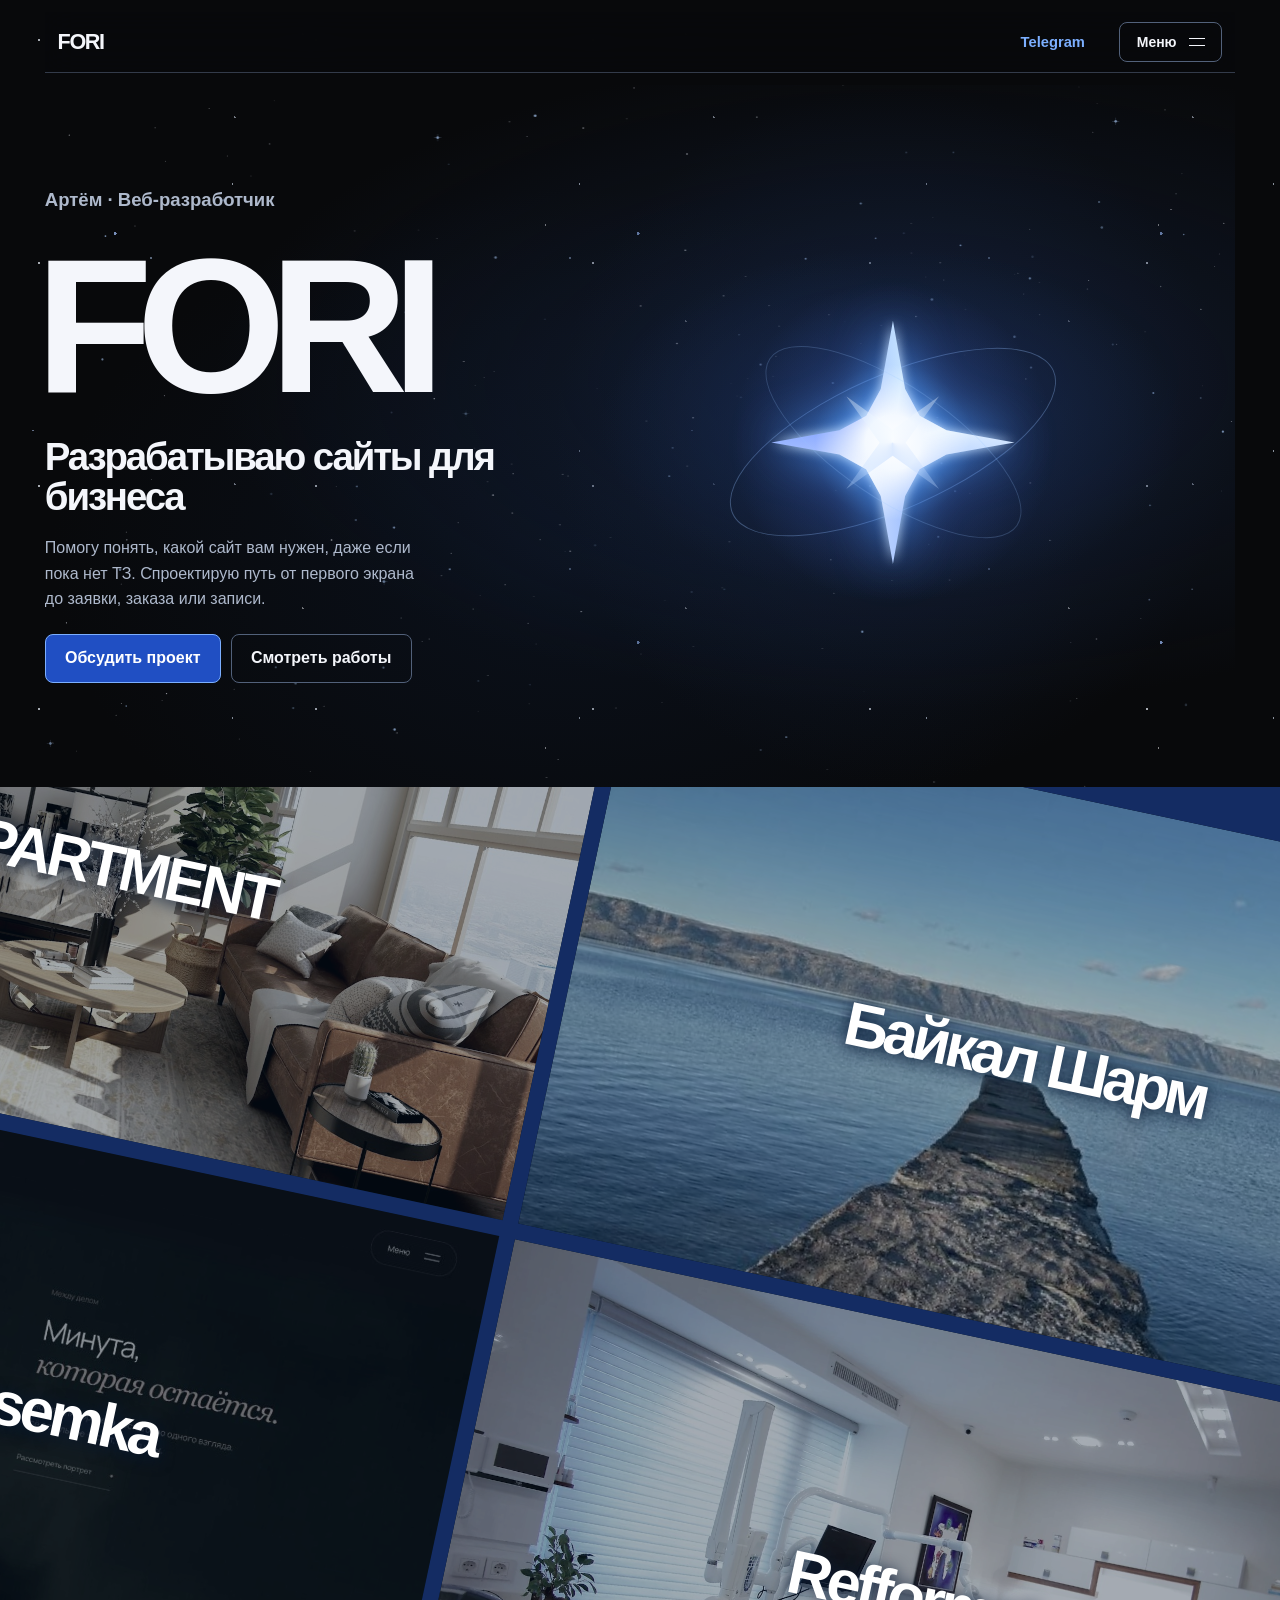
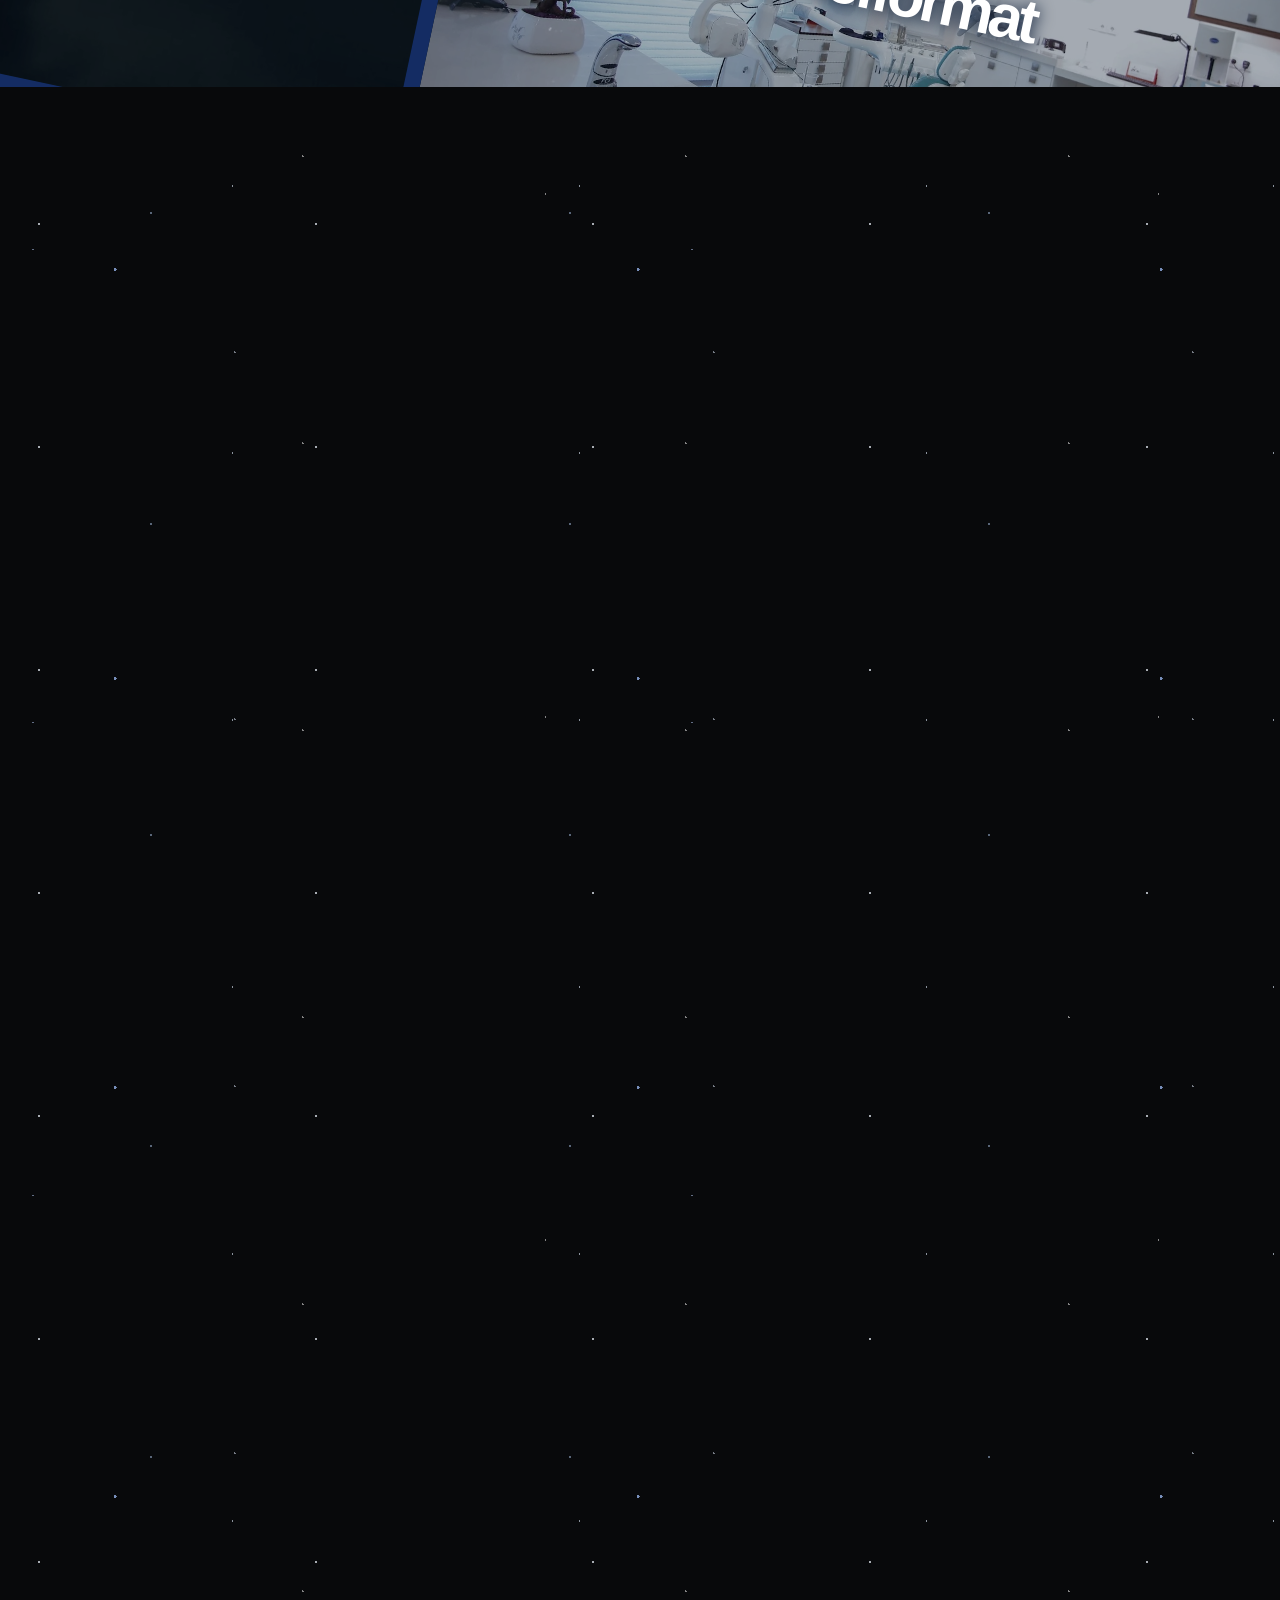
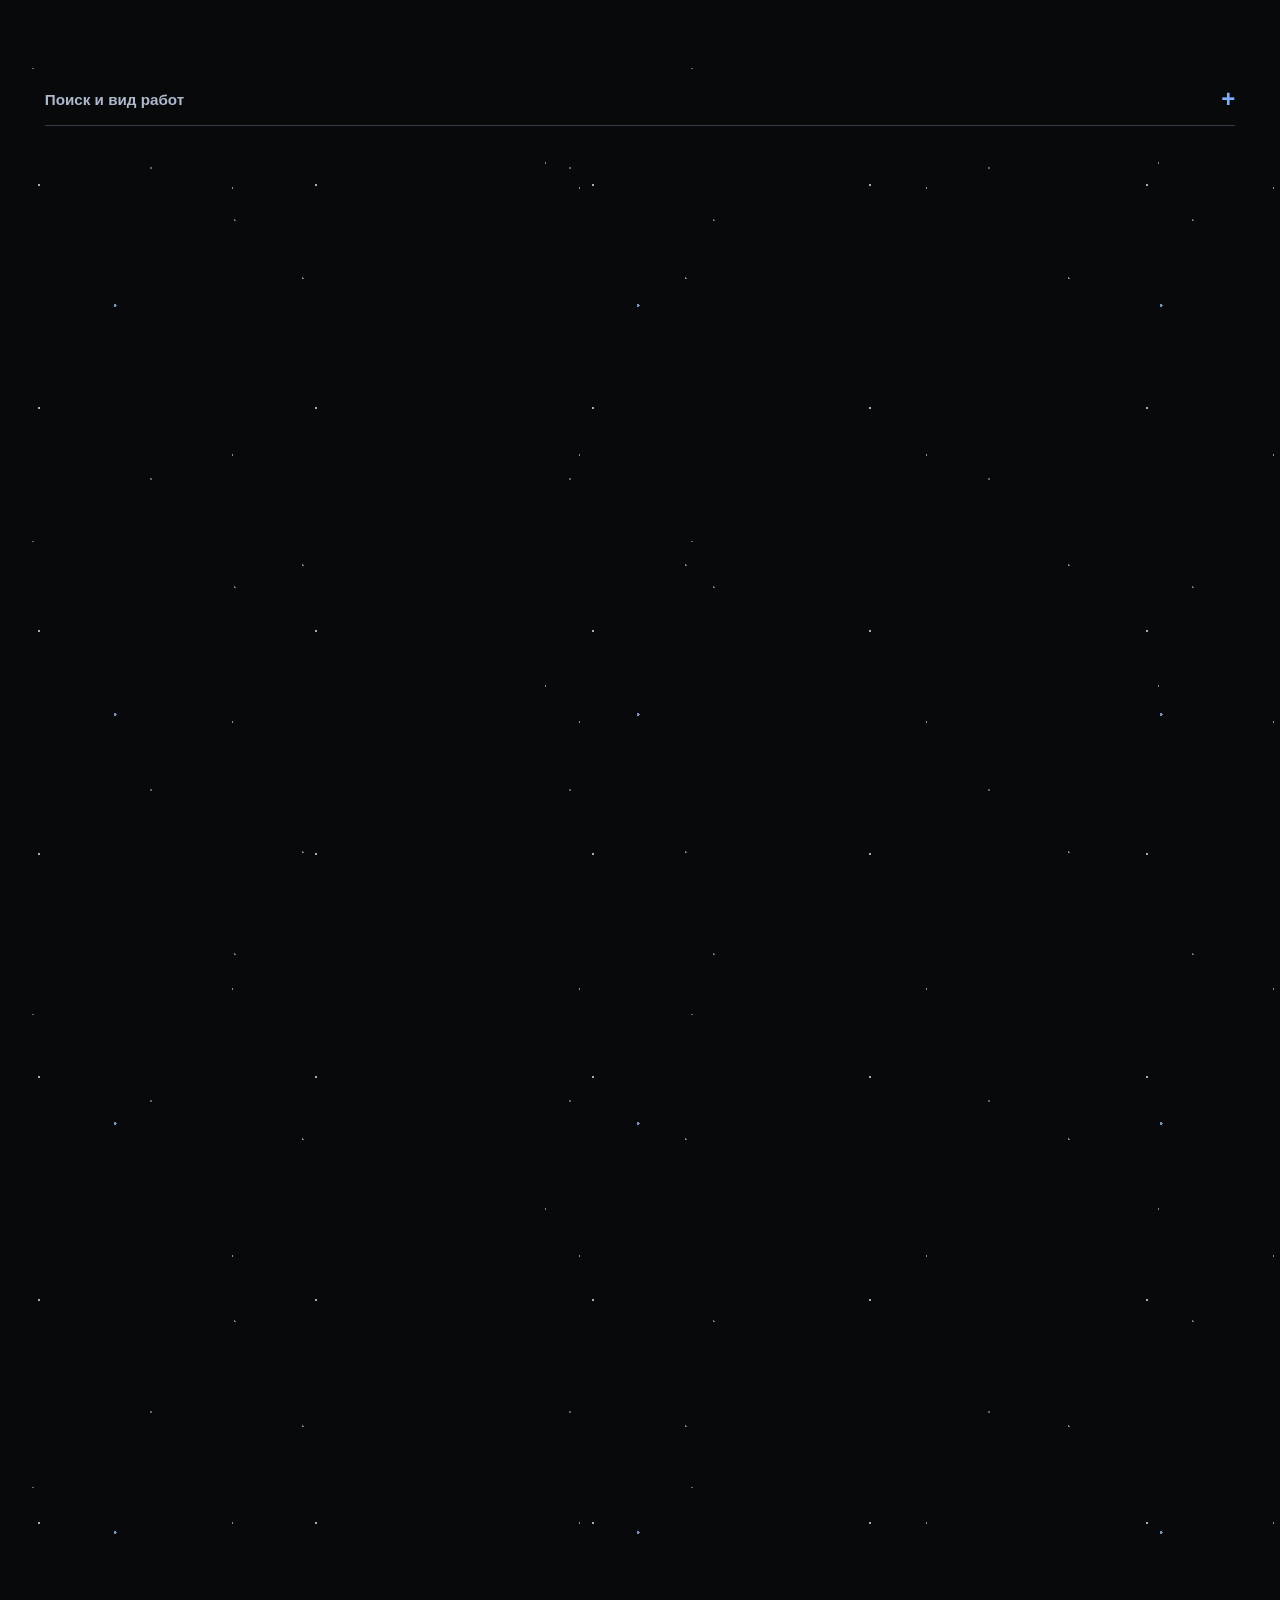
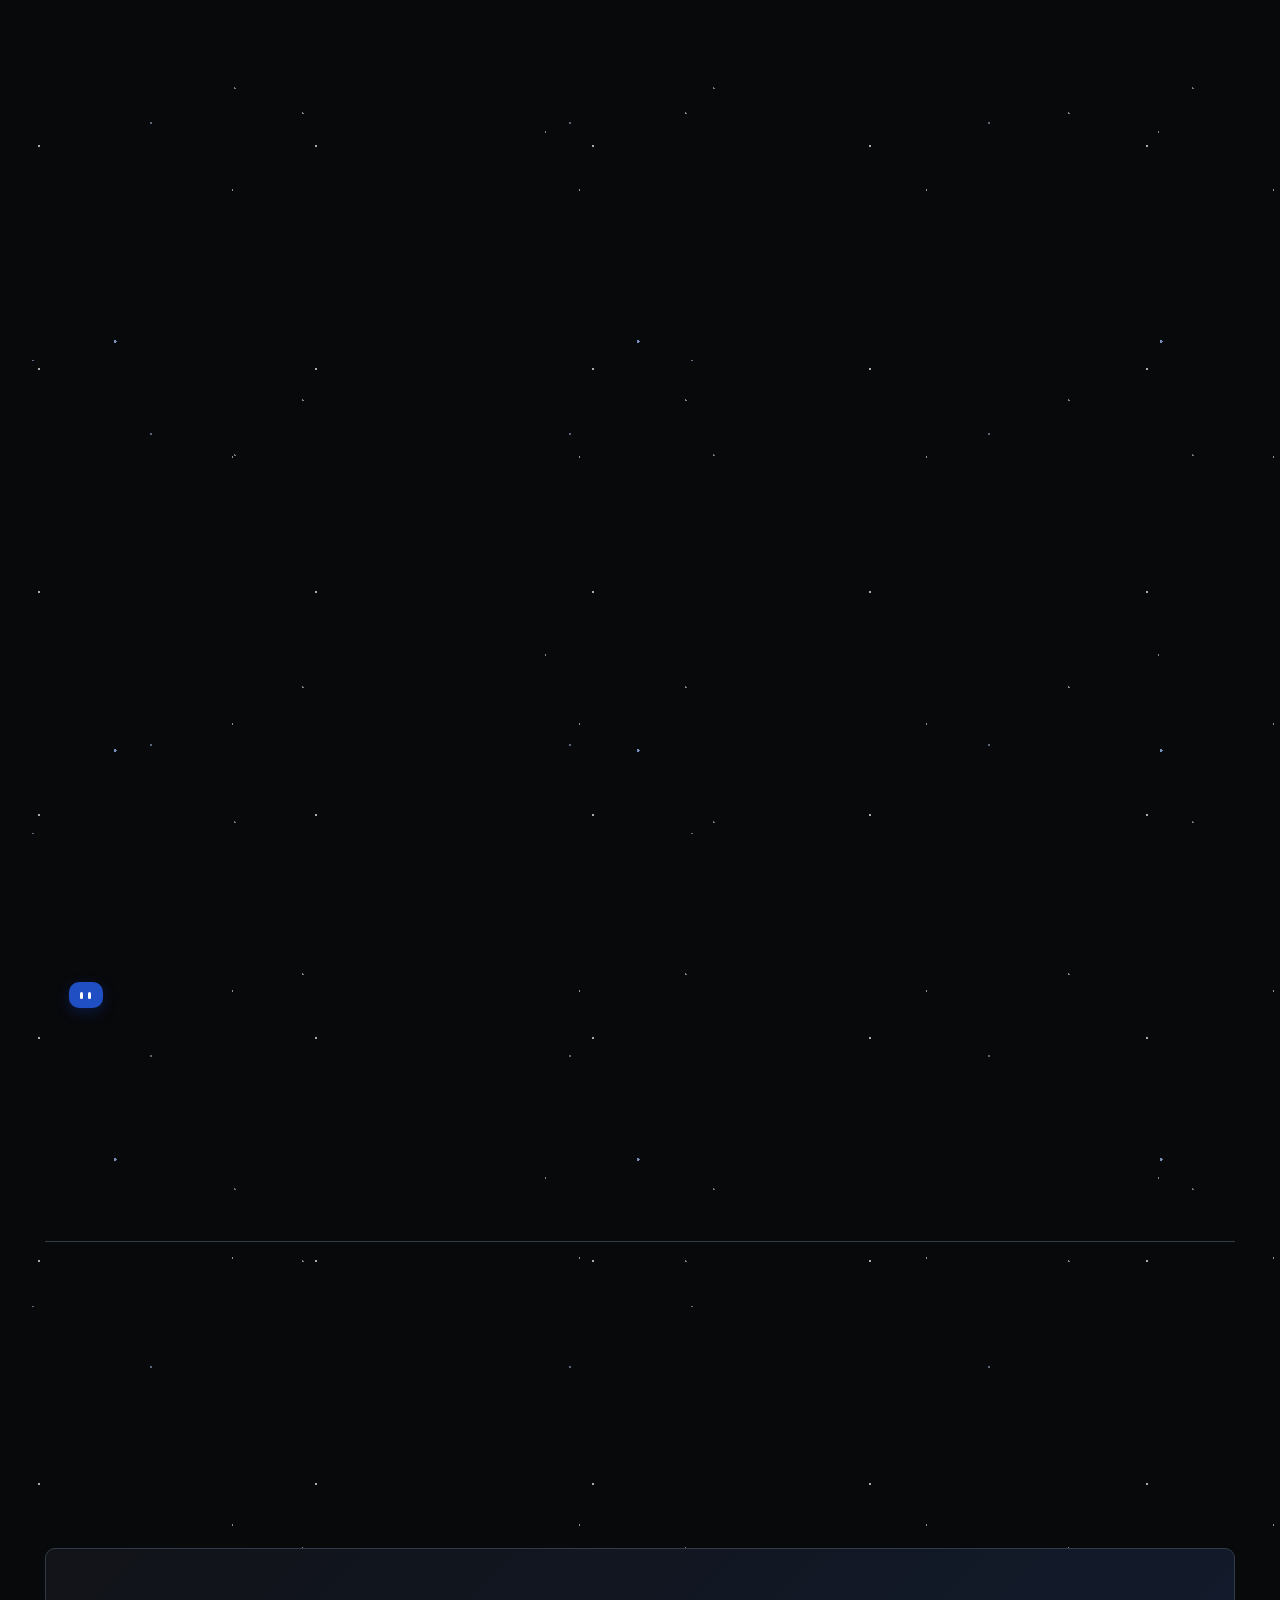
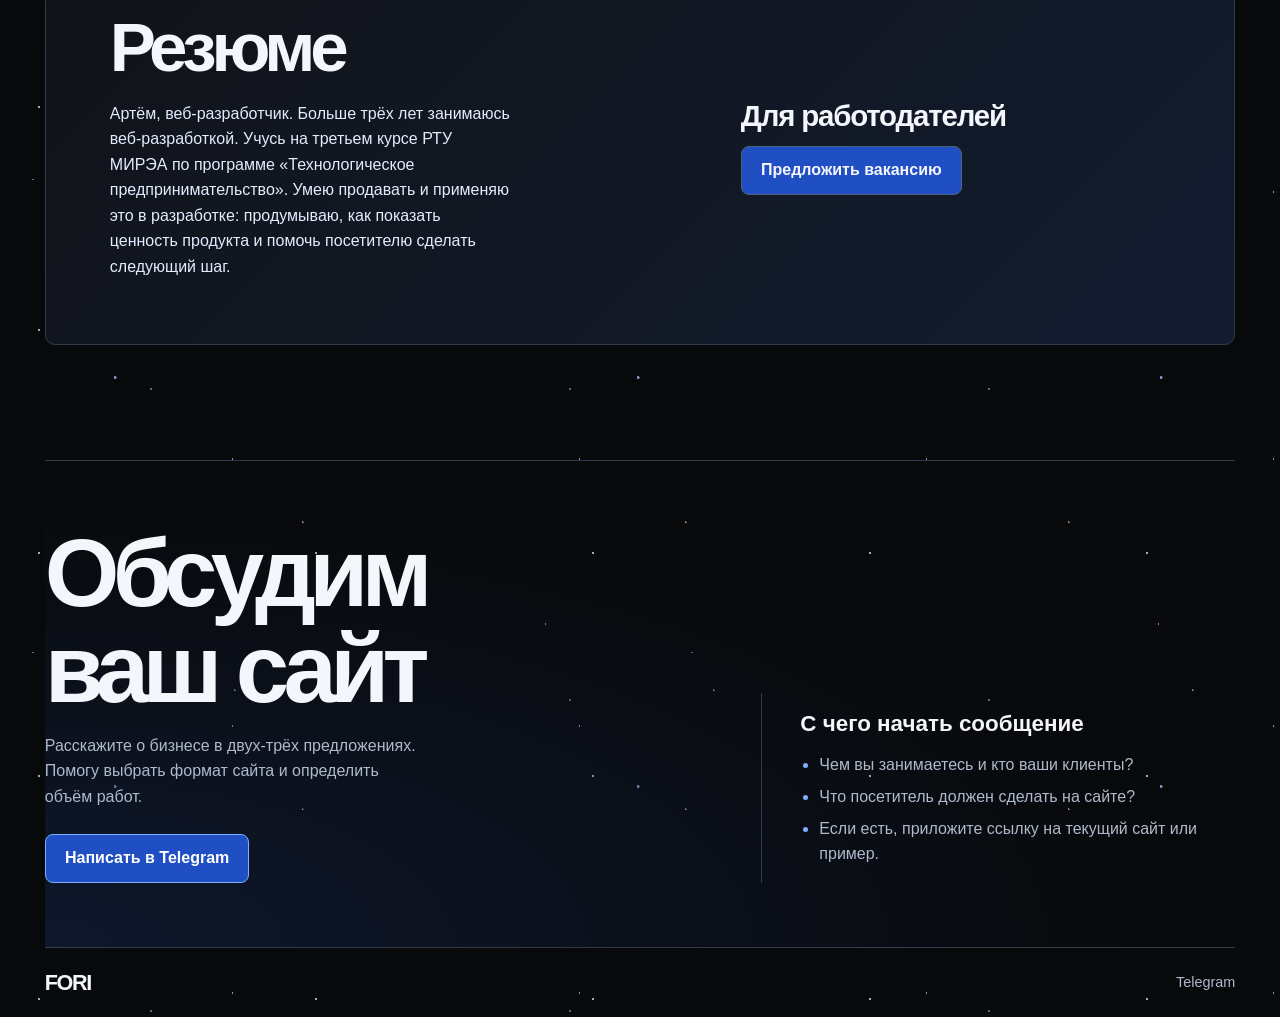
<file: index.html>
<!doctype html>
<html lang="ru">
<head>
  <meta charset="utf-8">
  <meta name="viewport" content="width=device-width, initial-scale=1">
  <meta name="description" content="Артём FORI — веб-разработчик. Создаю лендинги, сайты компаний и каталоги с онлайн-записью. Посмотрите живые примеры и обсудите проект в Telegram.">
  <meta name="theme-color" content="#08090b">
  <title>FORI — Артём, разработка сайтов для бизнеса</title>
  <link rel="stylesheet" href="style.css?v=menu">
  <script src="app.js?v=menu" defer></script>
</head>
<body id="top">
  <div class="site-intro" id="site-intro" hidden>
    <div class="intro-reel" aria-hidden="true"></div>
    <div class="intro-mark" aria-hidden="true">FORI</div>
    <div class="intro-controls">
      <button type="button" id="skip-intro">Пропустить интро</button>
      <button type="button" id="pause-intro">Пауза</button>
      <div class="intro-track" aria-hidden="true"><div></div></div>
    </div>
  </div>
  <header class="shell masthead">
    <a class="brand" href="#top">FORI</a>
    <div class="masthead-actions">
      <a class="header-contact" href="https://t.me/FORI_FLL">Telegram</a>
      <button class="portfolio-menu-toggle button outline small" type="button" aria-haspopup="dialog" aria-controls="portfolio-menu" aria-expanded="false">Меню <span aria-hidden="true"></span></button>
    </div>
  </header>
  <dialog id="portfolio-menu" aria-label="Навигация">
    <div class="portfolio-menu-panel">
      <div class="portfolio-menu-top">
        <div class="portfolio-menu-identity"><span class="brand">FORI</span><span>Артём · Веб-разработчик</span></div>
        <button class="button outline" type="button" data-menu-close autofocus>Закрыть меню</button>
      </div>
      <div class="portfolio-menu-body">
        <nav id="site-nav" aria-label="Основная навигация">
          <a href="#work" aria-labelledby="menu-work" aria-describedby="menu-work-detail"><strong id="menu-work">Работы</strong><small id="menu-work-detail">Живые сайты и разборы проектов</small></a>
          <a href="#services" aria-labelledby="menu-services" aria-describedby="menu-services-detail"><strong id="menu-services">Услуги</strong><small id="menu-services-detail">Лендинги, каталоги и онлайн-запись</small></a>
          <a href="#process" aria-labelledby="menu-process" aria-describedby="menu-process-detail"><strong id="menu-process">Как работаю</strong><small id="menu-process-detail">От идеи до запуска сайта</small></a>
          <a href="#about" aria-labelledby="menu-about" aria-describedby="menu-about-detail"><strong id="menu-about">Резюме</strong><small id="menu-about-detail">Опыт, образование и связь по вакансии</small></a>
        </nav>
        <div class="portfolio-menu-extra">
          <div class="portfolio-menu-contact">
            <h2>Обсудим ваш сайт</h2>
            <p>Расскажите о задаче. Помогу выбрать формат, даже если пока нет ТЗ.</p>
            <a class="button" href="https://t.me/FORI_FLL" data-draft="Артём, здравствуйте! Хочу обсудить сайт.">Написать в Telegram</a>
          </div>
          <div class="portfolio-menu-picks">
            <h2>Быстрый доступ к кейсам</h2>
            <div class="portfolio-menu-cards">
              <button type="button" data-menu-case="refformat" aria-haspopup="dialog"><img src="assets/refformat.webp" alt="" width="960" height="600" loading="lazy"><span>Refformat</span></button>
              <button type="button" data-menu-case="apartment" aria-haspopup="dialog"><img src="assets/apartment.jpg" alt="" width="960" height="600" loading="lazy"><span>APARTMENT</span></button>
            </div>
          </div>
        </div>
      </div>
    </div>
  </dialog>
  <main>
    <section class="shell hero" aria-labelledby="intro">
      <div class="hero-content">
        <p class="identity">Артём · Веб-разработчик</p>
        <h1 id="intro" aria-label="FORI"><span aria-hidden="true">F</span><span aria-hidden="true">O</span><span aria-hidden="true">R</span><span aria-hidden="true">I</span></h1>
        <p class="hero-line">Разрабатываю сайты для бизнеса</p>
        <p class="hero-help">Помогу понять, какой сайт вам нужен, даже если пока нет ТЗ. Спроектирую путь от первого экрана до заявки, заказа или записи.</p>
        <div class="actions">
          <a class="button" href="#contact">Обсудить проект</a>
          <a class="button outline" href="#work">Смотреть работы</a>
        </div>
      </div>
      <canvas class="hero-sky" aria-hidden="true"></canvas>
      <div class="hero-art">
        <div class="launch-stage" aria-hidden="true">
          <span class="star-wave"></span>
          <span class="star-glint"></span>
          <span class="launch-star">
            <span class="star-rays"></span>
            <span class="star-core"></span>
          </span>
        </div>
      </div>
    </section>
    <section class="portfolio-bridge" id="journey" aria-labelledby="bridge-title">
      <div class="bridge-stage">
        <div class="bridge-base"><div class="bridge-copy">
          <h2 id="bridge-title">Сайт с понятной задачей</h2>
          <p>Посетитель должен быстро понять, что вы предлагаете, и легко сделать следующий шаг. В одном проекте это выбор квартиры, в другом — запись на приём или знакомство с вашими работами.</p>
          <a class="button outline" href="#showcase">К проектам</a>
        </div></div>
        <div class="bridge-mask" aria-hidden="true">
          <div class="bridge-sheet">
            <div class="bridge-surface"><div class="bridge-tiles">
              <div class="bridge-tile"><img src="assets/apartment.jpg" alt=""><span>APARTMENT</span></div>
              <div class="bridge-tile"><img src="assets/baikal.jpg" alt=""><span>Байкал Шарм</span></div>
              <div class="bridge-tile"><img src="assets/semka.jpg" alt=""><span>semkasemka</span></div>
              <div class="bridge-tile"><img src="assets/refformat.webp" alt=""><span>Refformat</span></div>
            </div></div>
          </div>
        </div>
      </div>
    </section>
    <section class="shell work" id="work" aria-labelledby="work-heading">
      <div class="project-wall" id="showcase">
        <div class="wall-heading">
          <h2 id="work-heading">Работы</h2>
          <p>Откройте кейс, чтобы полистать сайт и посмотреть, что я реализовал.</p>
        </div>
        <div class="wall-cards"></div>
      </div>
      <div class="section-top catalog-top">
        <h3>Каталог проектов</h3>
        <div class="filters" role="group" aria-label="Фильтр проектов">
          <button type="button" data-filter="all" aria-pressed="true">Все</button>
          <button type="button" data-filter="promo" aria-pressed="false">Промосайты</button>
          <button type="button" data-filter="service" aria-pressed="false">Веб-сервисы</button>
        </div>
      </div>
      <details class="catalog-settings"><summary>Поиск и вид работ</summary><div class="catalog-tools" aria-label="Настройки каталога">
        <label><span>Поиск</span><input id="project-search" type="search" placeholder="Название или тип проекта"></label>
        <label><span>Сортировка</span><select id="project-sort"><option value="featured">Избранное</option><option value="title">По названию</option></select></label>
        <fieldset class="view-switch"><legend>Вид каталога</legend>
          <label><input type="radio" name="view" value="cards" checked>Витрина</label>
          <label><input type="radio" name="view" value="list">Список</label>
        </fieldset>
      </div>
      </details>
      <p class="sr-only results" role="status" id="filter-status">Найдено проектов: 4</p>
      <div class="list-header" hidden aria-hidden="true"><span>Проект</span><span>Тип работы</span><span>Кейс</span></div>
      <div class="work-gallery">
      <div class="gallery-selector" hidden>
        <p>Выберите проект и сравните, как он выглядит на компьютере и телефоне.</p>
        <div class="gallery-toolbar">
          <div id="gallery-projects" role="group" aria-label="Выбор проекта"></div>
          <div class="gallery-device" role="group" aria-label="Размер предпросмотра">
            <button type="button" data-device="desktop" aria-pressed="true">Компьютер</button>
            <button type="button" data-device="phone" aria-pressed="false">Телефон</button>
          </div>
        </div>
      </div>
      <div class="projects">
        <div class="gallery-screen" aria-hidden="true" hidden>
          <div class="screen-bar"><span id="screen-name"></span></div>
          <div class="screen-viewport"><iframe id="gallery-frame" title="Обложка сайта" tabindex="-1" inert sandbox="allow-scripts allow-same-origin"></iframe></div>
        </div>
        <article class="project" data-category="service">
          <button class="case-button" type="button" data-case="refformat" aria-label="Открыть сайт Refformat" aria-haspopup="dialog">
            <img src="assets/refformat.webp" alt="" width="960" height="600">
            <span class="project-info"><span><strong>Refformat</strong><span class="type">Демо стоматологии · Онлайн-запись</span></span><span class="open">Открыть сайт</span></span>
          </button>
        </article>
        <article class="project" data-category="service">
          <button class="case-button" type="button" data-case="apartment" aria-label="Открыть сайт APARTMENT" aria-haspopup="dialog">
            <img src="assets/apartment.jpg" alt="" width="960" height="600" loading="lazy">
            <span class="project-info"><span><strong>APARTMENT</strong><span class="type">Демо каталога · 3D</span></span><span class="open">Открыть сайт</span></span>
          </button>
        </article>
        <article class="project" data-category="promo">
          <button class="case-button" type="button" data-case="baikal" aria-label="Открыть сайт Байкал Шарм" aria-haspopup="dialog">
            <img src="assets/baikal.jpg" alt="" width="960" height="600" loading="lazy">
            <span class="project-info"><span><strong>Байкал Шарм</strong><span class="type">Туристический сайт</span></span><span class="open">Открыть сайт</span></span>
          </button>
        </article>
        <article class="project" data-category="promo">
          <button class="case-button" type="button" data-case="semka" aria-label="Открыть сайт semkasemka" aria-haspopup="dialog">
            <img src="assets/semka.jpg" alt="" width="960" height="600" loading="lazy">
            <span class="project-info"><span><strong>semkasemka</strong><span class="type">Портфолио фотографа</span></span><span class="open">Открыть сайт</span></span>
          </button>
        </article>
      </div>
      <div class="gallery-nav" role="group" aria-label="Листать проекты" hidden>
        <button class="button outline" id="gallery-prev" type="button">Предыдущий</button>
        <button class="button outline" id="gallery-next" type="button">Следующий</button>
      </div>
      <div class="gallery-details" hidden>
        <div class="gallery-copy" aria-live="polite">
          <p class="type" id="gallery-type"></p>
          <h3 id="gallery-title"></h3>
          <p id="gallery-description"></p>
          <ul class="service-tags" id="gallery-features" aria-label="Что есть в проекте"></ul>
        </div>
        <button class="button" id="gallery-open" type="button" aria-haspopup="dialog">Открыть сайт</button>
      </div>
      </div>
    </section>
    <section class="shell services" id="services" aria-labelledby="services-heading">
      <div class="services-heading">
        <h2 id="services-heading">Услуги</h2>
        <p>Выберите задачу, чтобы увидеть состав работ.</p>
      </div>
      <div class="service-catalog">
        <article class="service-item">
          <h3><button class="service-trigger" type="button" aria-expanded="false" aria-controls="service-panel-1">
            <span><strong>Лендинг</strong><small>Одна страница для продукта или услуги</small></span><span class="service-plus" aria-hidden="true"></span>
          </button></h3>
          <div id="service-panel-1" class="service-panel" inert><div><div class="service-body">
            <p>Соберу структуру, напишу тексты, оформлю предложение и добавлю форму заявки.</p>
            <ul class="service-tags"><li>Адаптивный дизайн</li><li>Форма заявки</li></ul>
            <a href="https://t.me/FORI_FLL" class="button outline small">Обсудить услугу</a>
          </div></div></div>
        </article>
        <article class="service-item">
          <h3><button class="service-trigger" type="button" aria-expanded="false" aria-controls="service-panel-2">
            <span><strong>Сайт компании</strong><small>Когда нужно показать услуги, команду и контакты</small></span><span class="service-plus" aria-hidden="true"></span>
          </button></h3>
          <div id="service-panel-2" class="service-panel" inert><div><div class="service-body">
            <p>Разработаю страницы под разные услуги, объединю их навигацией и помогу с доменом и размещением.</p>
            <ul class="service-tags"><li>Страницы услуг</li><li>Подключение домена</li></ul>
            <a href="https://t.me/FORI_FLL" class="button outline small">Обсудить услугу</a>
          </div></div></div>
        </article>
        <article class="service-item">
          <h3><button class="service-trigger" type="button" aria-expanded="false" aria-controls="service-panel-3">
            <span><strong>Каталог и онлайн-запись</strong><small>Для выбора товара, услуги или свободного времени</small></span><span class="service-plus" aria-hidden="true"></span>
          </button></h3>
          <div id="service-panel-3" class="service-panel" inert><div><div class="service-body">
            <p>Соберу каталог, карточки, поиск или фильтры. Если нужен сценарий записи, добавлю выбор специалиста и времени.</p>
            <ul class="service-tags"><li>Карточки и фильтры</li><li>Онлайн-запись</li></ul>
            <a href="https://t.me/FORI_FLL" class="button outline small">Обсудить услугу</a>
          </div></div></div>
        </article>
        <article class="service-item">
          <h3><button class="service-trigger" type="button" aria-expanded="false" aria-controls="service-panel-4">
            <span><strong>Портфолио и интерактив</strong><small>Для работ, которые важно показать в деталях</small></span><span class="service-plus" aria-hidden="true"></span>
          </button></h3>
          <div id="service-panel-4" class="service-panel" inert><div><div class="service-body">
            <p>Соберу подборку проектов, галерею и страницы кейсов. Добавлю анимацию или 3D, если они помогают показать работу.</p>
            <ul class="service-tags"><li>Галерея и кейсы</li><li>Анимация и 3D</li></ul>
            <a href="https://t.me/FORI_FLL" class="button outline small">Обсудить услугу</a>
          </div></div></div>
        </article>
        <article class="service-item">
          <h3><button class="service-trigger" type="button" aria-expanded="false" aria-controls="service-panel-5">
            <span><strong>Поиск и аналитика</strong><small>Чтобы сайт был готов к поиску, а вы видели посещения</small></span><span class="service-plus" aria-hidden="true"></span>
          </button></h3>
          <div id="service-panel-5" class="service-panel" inert><div><div class="service-body">
            <p>Добавлю сайт в Яндекс Вебмастер, подготовлю страницы к индексации и проверю их статус. Подключу Яндекс Метрику, настрою цели и покажу, где смотреть посещения, источники переходов и действия посетителей.</p>
            <ul class="service-tags"><li>Яндекс Вебмастер</li><li>Яндекс Метрика</li></ul>
            <a href="https://t.me/FORI_FLL" class="button outline small">Обсудить услугу</a>
          </div></div></div>
        </article>
      </div>
    </section>
    <section class="shell process" id="process" aria-labelledby="process-title">
      <h2 id="process-title">Как работаю</h2>
      <div class="process-track"><span class="process-mascot" aria-hidden="true"><i></i><i></i></span><ul class="steps">
        <li><span class="step-icon" aria-hidden="true">◎</span><h3>Задача</h3><p>Уточняем, для кого сайт и что посетитель должен сделать.</p></li>
        <li><span class="step-icon" aria-hidden="true">▤</span><h3>Прототип</h3><p>Согласуем структуру и первый экран, прежде чем собирать страницы.</p></li>
        <li><span class="step-icon" aria-hidden="true">‹›</span><h3>Разработка</h3><p>Собираю сайт и проверяю мобильную версию и основные сценарии.</p></li>
        <li><span class="step-icon" aria-hidden="true">✦</span><h3>Запуск</h3><p>Публикую сайт и помогаю настроить поиск и аналитику.</p></li>
      </ul></div>
      <h3 class="faq-title">Частые вопросы</h3>
      <div class="service-list">
        <details><summary>Можно начать с одной страницы?</summary><p>Да. Для одного предложения часто достаточно лендинга. Если нужен каталог или запись, обсудим их отдельно.</p></details>
        <details><summary>Что делать, если у меня пока нет ТЗ?</summary><p>Расскажите, чем занимается ваш бизнес и как клиенты сейчас к вам обращаются. Помогу определить задачу сайта, структуру и то, что стоит включить в первую версию.</p></details>
        <details><summary>Как узнать стоимость?</summary><p>Напишите в Telegram, что хотите запустить, и приложите примеры, если они есть. Стоимость и сроки обсудим, когда определим объём работы.</p></details>
      </div>
    </section>
    <section class="shell about" id="about">
      <div><h2>Резюме</h2><p>Артём, веб-разработчик. Больше трёх лет занимаюсь веб-разработкой. Учусь на третьем курсе РТУ МИРЭА по программе «Технологическое предпринимательство». Умею продавать и применяю это в разработке: продумываю, как показать ценность продукта и помочь посетителю сделать следующий шаг.</p></div>
      <div class="contact"><h3>Для работодателей</h3><a class="button outline" href="https://t.me/FORI_FLL" data-draft="Артём, здравствуйте! Хочу обсудить с вами вакансию веб-разработчика.">Предложить вакансию</a></div>
    </section>
    <section class="shell project-contact" id="contact" aria-labelledby="contact-title">
      <div>
        <h2 id="contact-title">Обсудим ваш сайт</h2>
        <p>Расскажите о бизнесе в двух-трёх предложениях. Помогу выбрать формат сайта и определить объём работ.</p>
        <a class="button" href="https://t.me/FORI_FLL" data-draft="Артём, здравствуйте! Хочу обсудить сайт. Мой бизнес: ">Написать в Telegram</a>
      </div>
      <div class="contact-brief">
        <h3>С чего начать сообщение</h3>
        <ul>
          <li>Чем вы занимаетесь и кто ваши клиенты?</li>
          <li>Что посетитель должен сделать на сайте?</li>
          <li>Если есть, приложите ссылку на текущий сайт или пример.</li>
        </ul>
      </div>
    </section>
  </main>
  <footer class="shell footer"><a class="brand" href="#top" aria-label="FORI, к началу страницы">FORI</a><a href="https://t.me/FORI_FLL">Telegram</a></footer>
  <dialog id="case-dialog" aria-label="Просмотр проекта">
    <div class="dialog-controls">
      <div class="dialog-bar"><div><strong id="case-name"></strong><span class="mono" id="case-type"></span></div><form method="dialog"><button class="button outline small">Закрыть кейс</button></form></div>
      <nav class="case-nav" aria-label="Навигация по кейсам">
        <button class="button outline small" id="previous-case" type="button">Предыдущий</button>
        <button class="button outline small" id="next-case" type="button">Следующий</button>
      </nav>
      <div class="case-tabs" role="group" aria-label="Просмотр проекта">
        <button type="button" id="case-demo" aria-pressed="false">Сайт</button>
        <button type="button" id="case-overview" aria-pressed="true">О кейсе</button>
      </div>
    </div>
    <div class="case-content">
    <iframe id="case-frame" title="Интерактивный предпросмотр проекта" sandbox="allow-scripts allow-same-origin" hidden></iframe>
    <img class="dialog-image" alt="" id="case-image">
    <div class="dialog-body"><h2 id="case-title" aria-live="polite"></h2><p id="case-description"></p><h3>Что реализовано</h3><ul id="case-features"></ul>
      <a id="case-contact" class="button" href="https://t.me/FORI_FLL">Обсудить похожий проект</a>
    </div>
    </div>
    <div class="case-burn" aria-hidden="true" hidden><div></div></div>
  </dialog>
</body>
</html>
</file>
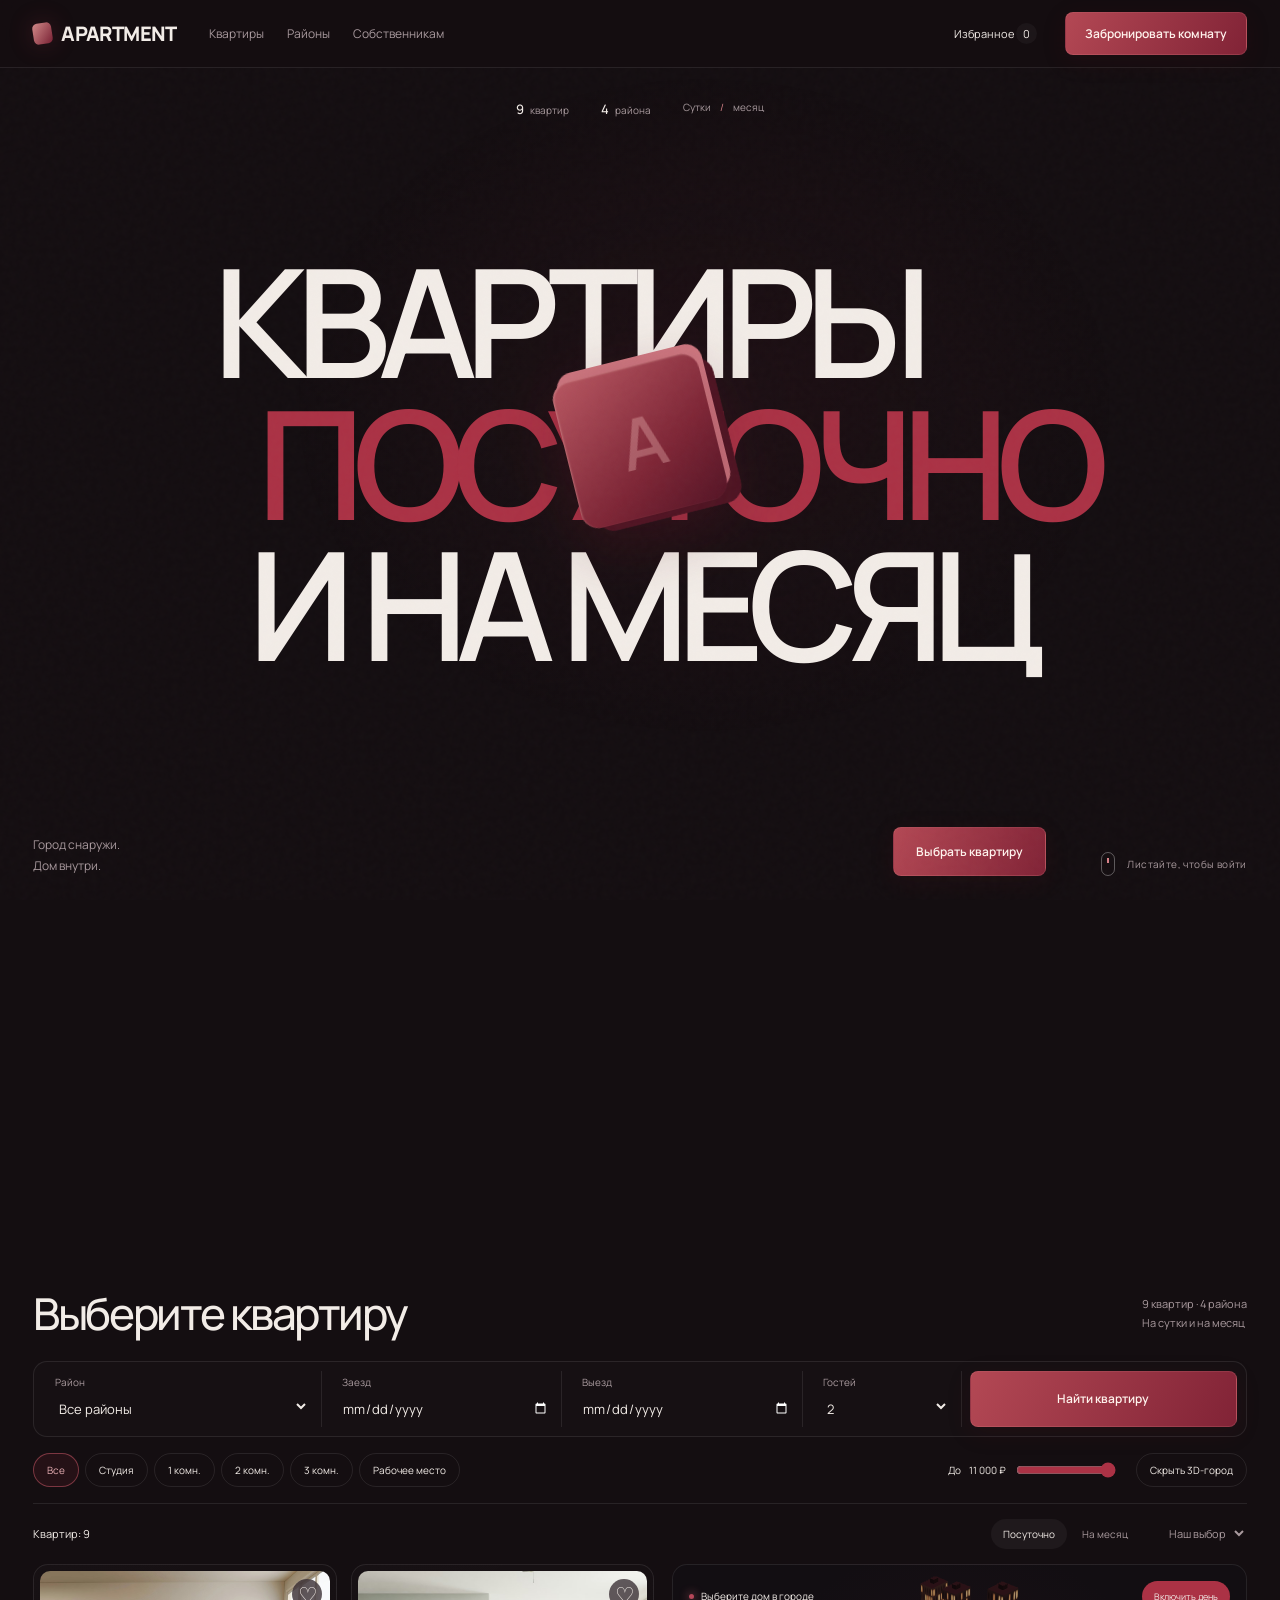
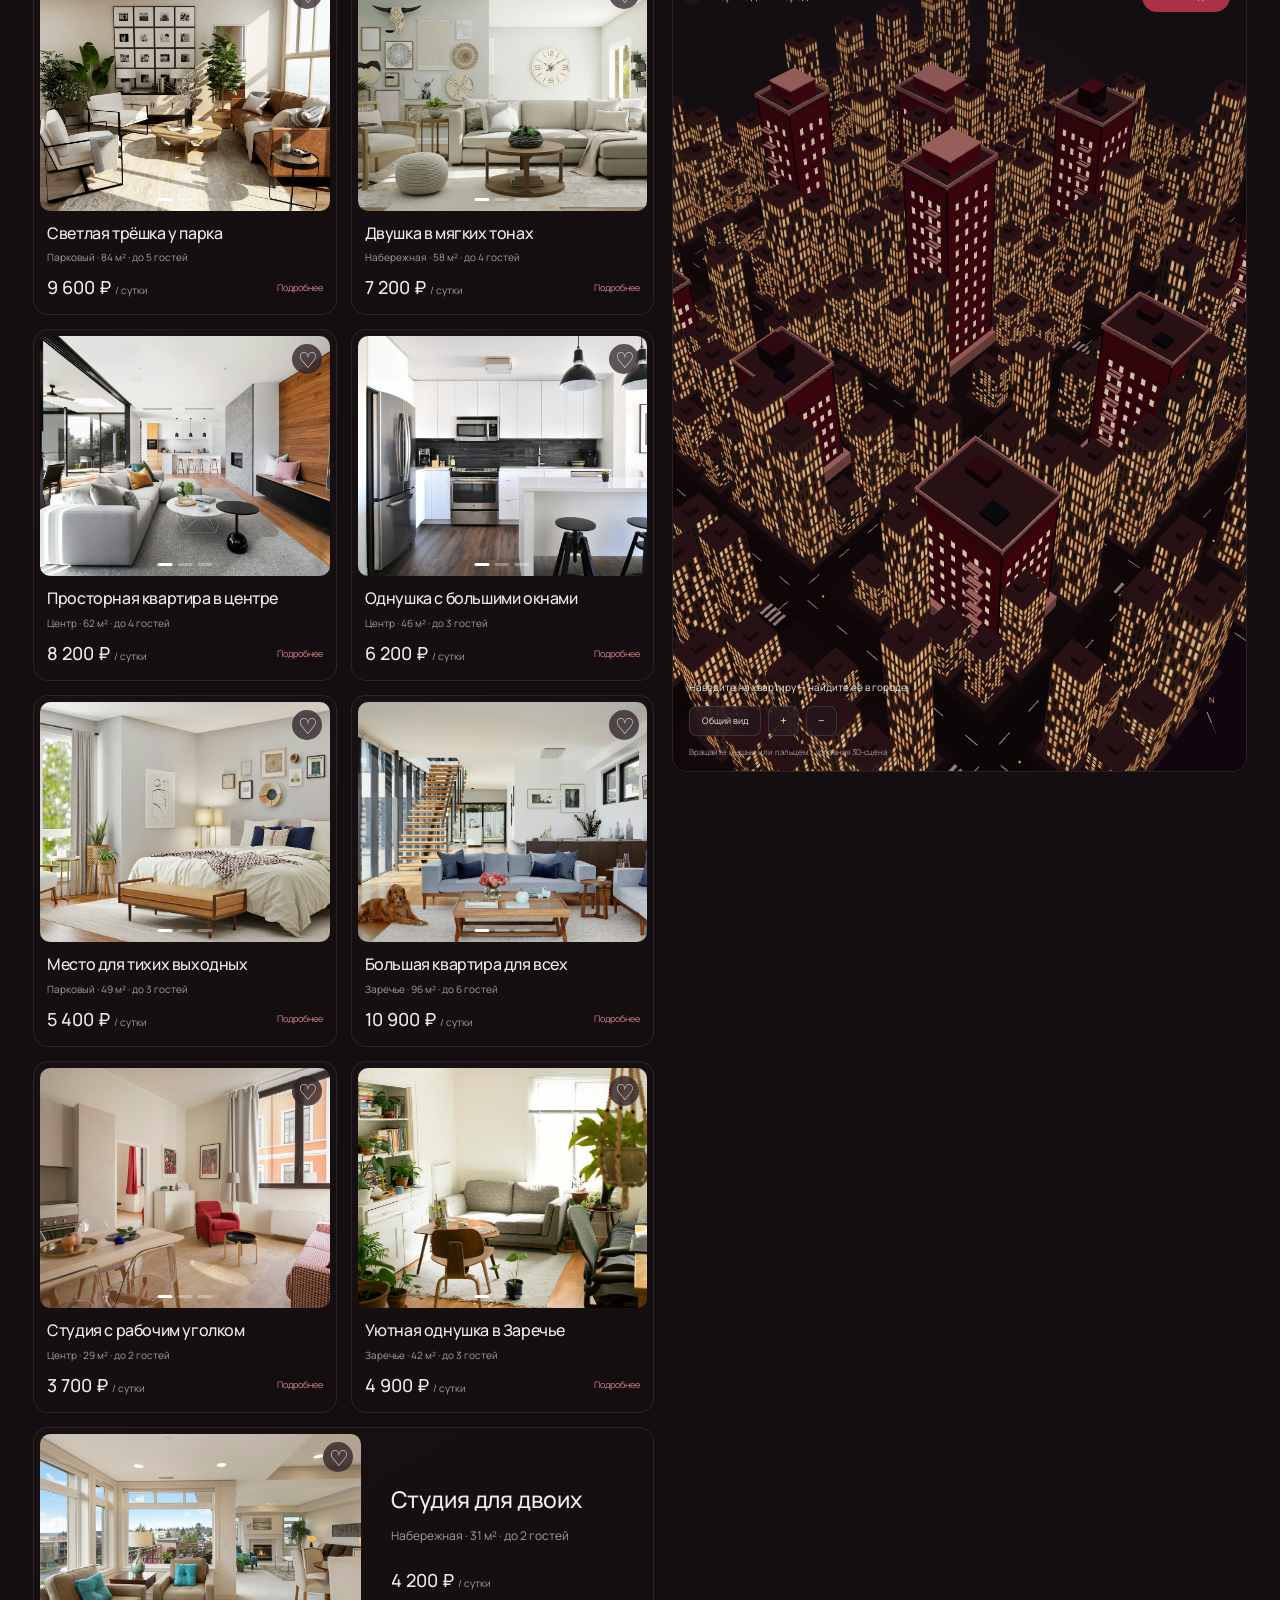
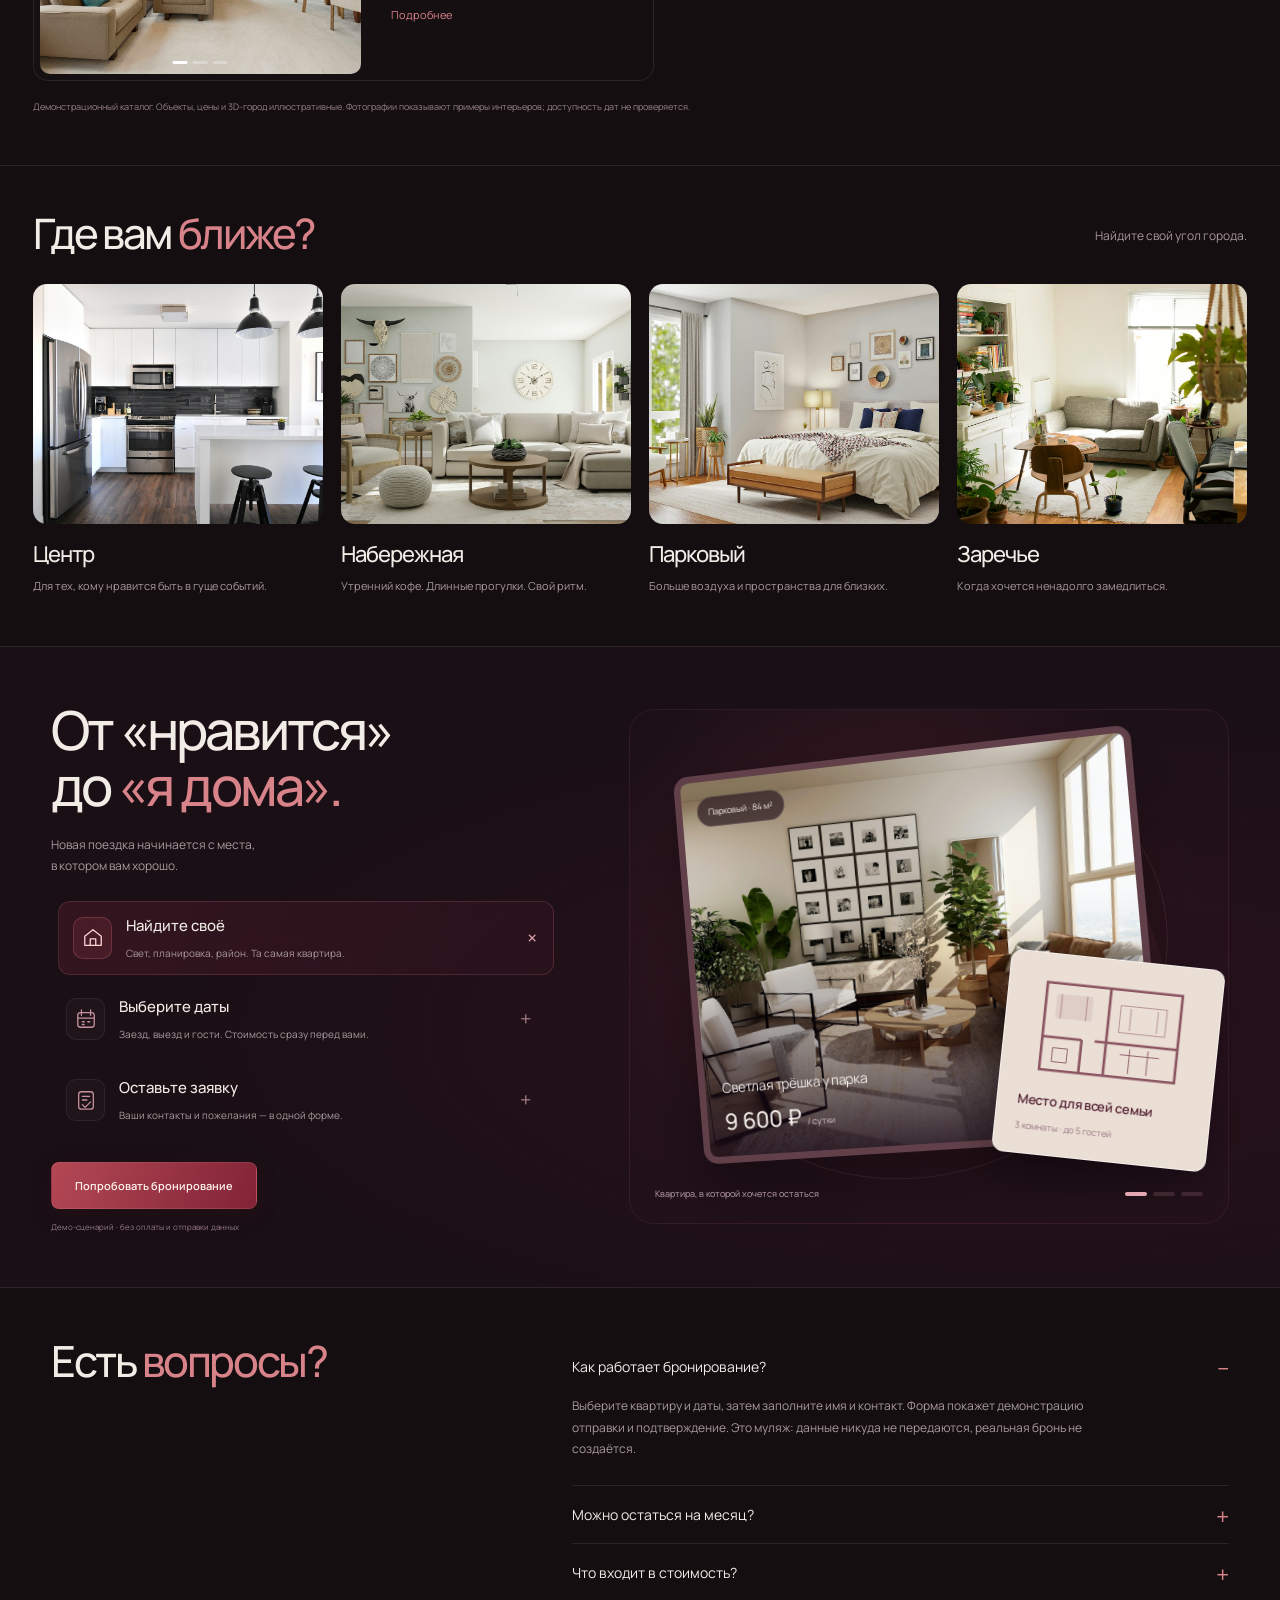
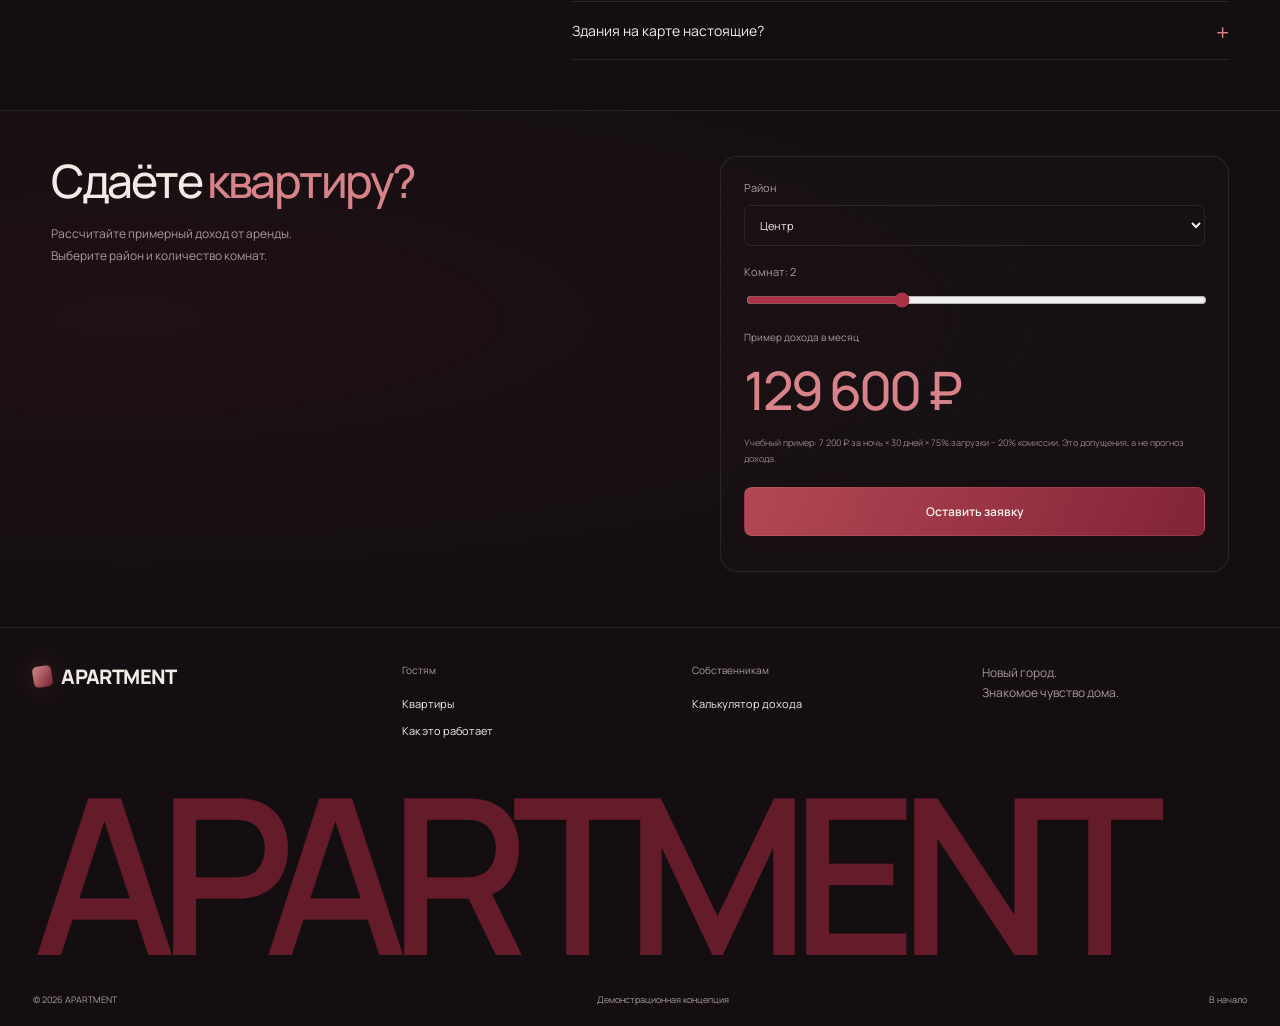
<file: work/apartment/index.html>
<!doctype html><html lang="ru"><head><meta charset="utf-8"><meta name="viewport" content="width=device-width,initial-scale=1"><meta name="theme-color" content="#160d10"><meta name="description" content="APARTMENT — квартиры на сутки и на месяц. Выберите своё пространство в интерактивном 3D-городе."><title>APARTMENT — квартиры на сутки и на месяц</title><link rel="stylesheet" href="style.css"></head><body><div id="scroll-progress"></div><header><a class="brand" href="#top"><i></i>APARTMENT</a><nav><a href="#catalog">Квартиры</a><a href="#districts">Районы</a><a href="#owners">Собственникам</a></nav><div class="head-actions"><button id="fav-filter" aria-pressed="false" aria-label="Показать избранные квартиры">Избранное <span id="fav-count">0</span></button><button class="accent" data-book>Забронировать комнату</button></div></header>
<main id="top"><section class="intro" id="intro"><div class="intro-stage"><div class="intro-glow"></div><div class="hero-copy"><h1><span>КВАРТИРЫ</span><span class="red-line">ПОСУТОЧНО</span><span>И НА МЕСЯЦ</span></h1></div><div class="morph-object"><div class="cube-side"></div><div class="cube-top"></div><div class="morph-front"><img src="assets/hero.jpg" alt="Залитая солнцем гостиная с диваном и большими окнами"><span class="object-monogram">A</span></div></div><div class="hero-bottom"><p>Город снаружи.<br>Дом внутри.</p><a class="accent" href="#catalog">Выбрать квартиру</a><span class="scroll-hint"><i></i>Листайте, чтобы войти</span></div><div class="hero-stats"><span><b>9</b> квартир</span><span><b>4</b> района</span><span>Сутки <i>/</i> месяц</span></div><div class="hero-end-caption"><span>Место, в котором хочется остаться.</span><a href="#catalog">Найти своё</a></div></div></section>
<section id="catalog" class="catalog"><div class="catalog-heading reveal"><h2>Выберите квартиру</h2><p>9 квартир · 4 района<br>На сутки и на месяц</p></div><form id="search" class="search"><label>Район<select id="district"><option value="">Все районы</option><option>Центр</option><option>Набережная</option><option>Парковый</option><option>Заречье</option></select></label><label>Заезд<input type="date" id="checkin" required></label><label>Выезд<input type="date" id="checkout" required></label><label>Гостей<select id="guests"><option value="1">1</option><option value="2" selected>2</option><option value="3">3</option><option value="4">4</option><option value="5">5</option><option value="6">6</option></select></label><button class="accent" type="submit">Найти квартиру</button></form><div class="filters"><div id="chips"><button data-type="all" class="active" aria-pressed="true">Все</button><button data-type="Студия" aria-pressed="false">Студия</button><button data-type="1" aria-pressed="false">1 комн.</button><button data-type="2" aria-pressed="false">2 комн.</button><button data-type="3" aria-pressed="false">3 комн.</button><button id="workspace" aria-pressed="false">Рабочее место</button></div><label class="price-filter">До <output id="price-value">11 000 ₽</output><input id="price" aria-label="Максимальная цена за сутки" type="range" min="3500" max="11000" step="500" value="11000"></label><button id="map-toggle" aria-pressed="true">Скрыть 3D-город</button></div><div class="results-line"><span id="result-count" role="status"></span><div class="mode" aria-label="Срок аренды"><button class="active" data-mode="day" aria-pressed="true">Посуточно</button><button data-mode="month" aria-pressed="false">На месяц</button></div><select id="sort" aria-label="Сортировка"><option value="default">Наш выбор</option><option value="asc">Дешевле</option><option value="desc">Дороже</option></select></div><p id="search-status" role="status"></p><div class="listing"><div id="cards" class="cards"></div><aside id="city-panel" aria-label="Интерактивный 3D-город"><div class="city-top"><span><i></i>Выберите дом в городе</span><button id="night-toggle" aria-pressed="true">Включить день</button></div><div id="city-canvas"><div id="city-loading">Собираем город…</div></div><div id="city-labels"></div><div class="city-compass" aria-hidden="true"><span>N</span><i></i></div><div class="city-info"><span id="city-selected" role="status">Наведите на квартиру — найдите её в городе</span><div class="city-buttons"><button id="city-reset" aria-label="Показать весь город">Общий вид</button><button id="city-zoom-in" aria-label="Приблизить город">+</button><button id="city-zoom-out" aria-label="Отдалить город">−</button></div><p>Вращайте мышью или пальцем · Условная 3D-сцена</p></div></aside></div><p class="demo-note">Демонстрационный каталог. Объекты, цены и 3D-город иллюстративные. Фотографии показывают примеры интерьеров; доступность дат не проверяется.</p></section>
<section id="districts" class="districts"><div class="section-title reveal"><h2>Где вам <em>ближе?</em></h2><p>Найдите свой угол города.</p></div><div class="district-grid"><button data-area="Центр" class="reveal"><div class="district-image"><img loading="lazy" src="assets/photo-1484154218962-a197022b5858.jpg" alt="Интерьер светлой квартиры в центре"></div><h3>Центр</h3><p>Для тех, кому нравится быть в гуще событий.</p></button><button data-area="Набережная" class="reveal"><div class="district-image"><img loading="lazy" src="assets/photo-1616486338812-3dadae4b4ace.jpg" alt="Гостиная с мягкой мебелью"></div><h3>Набережная</h3><p>Утренний кофе. Длинные прогулки. Свой ритм.</p></button><button data-area="Парковый" class="reveal"><div class="district-image"><img loading="lazy" src="assets/photo-1616486029423-aaa4789e8c9a.jpg" alt="Уютная комната в природных тонах"></div><h3>Парковый</h3><p>Больше воздуха и пространства для близких.</p></button><button data-area="Заречье" class="reveal"><div class="district-image"><img loading="lazy" src="assets/photo-1502672260266-1c1ef2d93688.jpg" alt="Просторный интерьер с диваном"></div><h3>Заречье</h3><p>Когда хочется ненадолго замедлиться.</p></button></div></section>
<section id="about" class="arrival journey"><div class="journey-copy"><h2>От «нравится»<br>до <em>«я дома».</em></h2><p class="journey-intro">Новая поездка начинается с места,<br>в котором вам хорошо.</p><div class="journey-tabs" role="group" aria-label="Этапы бронирования"><button class="journey-tab active" data-journey="0" aria-pressed="true" aria-controls="journey-scene"><span class="journey-icon"><svg viewBox="0 0 24 24" fill="none"><path d="m3 10 9-7 9 7v10H3V10Zm6 10v-7h6v7"/></svg></span><span><strong>Найдите своё</strong><small>Свет, планировка, район. Та самая квартира.</small></span><i>+</i></button><button class="journey-tab" data-journey="1" aria-pressed="false" aria-controls="journey-scene"><span class="journey-icon"><svg viewBox="0 0 24 24" fill="none"><rect x="3" y="5" width="18" height="16" rx="3"/><path d="M7 2v6m10-6v6M3 11h18m-13 4h2m4 0h2m-8 3h2"/></svg></span><span><strong>Выберите даты</strong><small>Заезд, выезд и гости. Стоимость сразу перед вами.</small></span><i>+</i></button><button class="journey-tab" data-journey="2" aria-pressed="false" aria-controls="journey-scene"><span class="journey-icon"><svg viewBox="0 0 24 24" fill="none"><rect x="4" y="3" width="16" height="19" rx="3"/><path d="M8 8h8m-8 4h5m-5 5 3 3 6-6"/></svg></span><span><strong>Оставьте заявку</strong><small>Ваши контакты и пожелания — в одной форме.</small></span><i>+</i></button></div><button class="accent journey-cta" data-book>Попробовать бронирование</button><span class="journey-demo">Демо-сценарий · без оплаты и отправки данных</span></div><div id="journey-scene" class="journey-scene" data-stage="0"><div class="scene-orbit"></div><div class="scene-word" aria-hidden="true">A</div><div class="journey-room"><img loading="lazy" src="assets/hero.jpg" alt="Гостиная с большими окнами — пример квартиры"><span class="room-tag">Парковый · 84 м²</span><div class="room-caption"><span>Светлая трёшка у парка</span><strong>9 600 ₽ <small>/ сутки</small></strong></div></div><div class="scene-panel scene-home"><div class="mini-plan"><svg viewBox="0 0 180 120" fill="none" aria-label="Условная планировка квартиры"><path d="M12 10h155v100H12zM85 10v62h82M12 72h45m28 0H72M57 72v38M85 72v38" stroke="currentColor" stroke-width="3"/><rect x="24" y="22" width="42" height="28" rx="3" fill="currentColor" opacity=".12"/><path d="M30 22v28m29-28v28m39-22h53v31H98zm12 3v25m31-25v25" stroke="currentColor" opacity=".6"/><path d="M25 84h17v16H25zm77 0h45m-34-7v28m21-28v28" stroke="currentColor"/></svg></div><p>Место для всей семьи</p><span>3 комнаты · до 5 гостей</span></div><div class="scene-panel scene-calendar" hidden><div class="calendar-title"><span id="journey-month"></span><small>Даты вашей поездки</small></div><div class="calendar-week"><span>ПН</span><span>ВТ</span><span>СР</span><span>ЧТ</span><span>ПТ</span><span>СБ</span><span>ВС</span></div><div id="journey-days" class="calendar-days"></div><div class="calendar-summary"><span id="journey-date-label"></span><strong>2 ночи · 19 200 ₽</strong></div></div><div class="scene-panel scene-ticket" hidden><div class="ticket-top"><span>APARTMENT</span><b>ДЕМО</b></div><div class="ticket-check"><svg viewBox="0 0 40 40" fill="none"><path d="m10 20 7 7 14-16" stroke="currentColor" stroke-width="3" stroke-linecap="round" stroke-linejoin="round"/></svg></div><h3>Планы обретают<br>свой адрес.</h3><p>Квартира, даты и ваши контакты.<br>Остаётся попробовать форму.</p><div class="ticket-stub"><span>Ваша следующая поездка</span><b>Начинается здесь</b></div></div><div class="scene-caption"><span id="journey-scene-caption" role="status">Квартира, в которой хочется остаться</span><div class="scene-pagination"><button data-journey="0" aria-label="Показать выбор квартиры" aria-pressed="true"></button><button data-journey="1" aria-label="Показать выбор дат" aria-pressed="false"></button><button data-journey="2" aria-label="Показать заявку" aria-pressed="false"></button></div></div></div></section>
<section class="faq"><h2 class="reveal">Есть <em>вопросы?</em></h2><div><details open><summary>Как работает бронирование?</summary><p>Выберите квартиру и даты, затем заполните имя и контакт. Форма покажет демонстрацию отправки и подтверждение. Это муляж: данные никуда не передаются, реальная бронь не создаётся.</p></details><details><summary>Можно остаться на месяц?</summary><p>Да. Переключите каталог в режим «На месяц». Указанная цена — пример стоимости за 30 ночей со скидкой 27%. В форме она применяется при проживании от 30 ночей.</p></details><details><summary>Что входит в стоимость?</summary><p>Демонстрационный расчёт включает только проживание. Реальные условия уборки, залога и отмены ещё не заданы.</p></details><details><summary>Здания на карте настоящие?</summary><p>Это интерактивная объёмная иллюстрация. Она помогает связать карточку квартиры с точкой в городе, но не показывает реальные адреса.</p></details></div></section>
<section id="owners" class="owners"><div class="reveal"><h2>Сдаёте <em>квартиру?</em></h2><p>Рассчитайте примерный доход от аренды.<br>Выберите район и количество комнат.</p></div><form id="owner-calc"><label>Район<select id="owner-district"><option>Центр</option><option>Набережная</option><option>Парковый</option><option>Заречье</option></select></label><label>Комнат: <output id="rooms-output">2</output><input id="owner-rooms" type="range" min="1" max="4" value="2"></label><span>Пример дохода в месяц</span><strong id="owner-income">—</strong><p class="demo-note" id="owner-assumption"></p><button class="accent" type="submit">Оставить заявку</button><p id="owner-status" role="status"></p></form></section>
</main><footer><div class="footer-top"><a class="brand" href="#top"><i></i>APARTMENT</a><div><span>Гостям</span><a href="#catalog">Квартиры</a><a href="#about">Как это работает</a></div><div><span>Собственникам</span><a href="#owners">Калькулятор дохода</a></div><p>Новый город.<br>Знакомое чувство дома.</p></div><a class="footer-word" href="#top" aria-label="APARTMENT, вернуться в начало">APARTMENT</a><div class="footer-bottom"><span>© 2026 APARTMENT</span><span>Демонстрационная концепция</span><a href="#top">В начало</a></div></footer>
<dialog id="detail"><button class="close" aria-label="Закрыть описание квартиры">×</button><div class="detail-gallery"><img id="detail-image" alt=""><div class="detail-arrows"><button id="detail-prev" aria-label="Предыдущая фотография">‹</button><span id="detail-counter"></span><button id="detail-next" aria-label="Следующая фотография">›</button></div></div><div class="detail-content"><p id="detail-area"></p><h2 id="detail-title"></h2><div id="detail-specs"></div><p class="detail-description">Пространство для неспешного утра, планов на день и вечера для себя. Иллюстративный интерьер из демонстрационного каталога.</p><div class="detail-bottom"><strong id="detail-price"></strong><button id="detail-book" class="accent">Забронировать комнату</button></div></div></dialog>
<dialog id="booking"><form id="booking-form" method="dialog"><button type="button" class="close" aria-label="Закрыть">×</button><p class="small-label">ВАШЕ СЛЕДУЮЩЕЕ МЕСТО</p><h2 id="booking-title">Забронировать комнату</h2><p id="booking-meta"></p><label>Квартира<select id="book-apartment"></select></label><div class="date-row"><label>Заезд<input type="date" id="book-in" required></label><label>Выезд<input type="date" id="book-out" required></label></div><label>Гостей<select id="book-guests"></select></label><div class="booking-contact"><h3>Как к вам обращаться?</h3><label>Имя<input id="book-name" name="name" autocomplete="given-name" placeholder="Ваше имя" minlength="2" maxlength="80" required></label><label>Телефон, email или Telegram<input id="book-contact" name="contact" autocomplete="off" placeholder="+7 (___) ___-__-__ или @username" maxlength="120" required></label><label>Пожелания <small>необязательно</small><textarea id="book-message" name="message" rows="2" maxlength="1000" placeholder="Например, планирую поздний заезд"></textarea></label></div><div class="total"><span id="nights">Выберите даты</span><strong id="total">—</strong></div><p class="demo-note">Демонстрационная заявка. Данные никуда не отправляются, бронь не создаётся и оплата не принимается.</p><button id="booking-submit" class="accent big" type="submit"><span>Отправить демо-заявку</span></button><div id="booking-status" role="status" aria-live="polite"></div></form></dialog><dialog id="owner-request"><form id="owner-request-form" method="dialog"><button class="close" type="button" aria-label="Закрыть заявку собственника">×</button><p class="small-label">ВАША КВАРТИРА В APARTMENT</p><h2>Давайте знакомиться.</h2><p id="owner-request-summary"></p><label>Имя<input id="owner-name" autocomplete="given-name" minlength="2" maxlength="80" placeholder="Ваше имя" required></label><label>Телефон, email или Telegram<input id="owner-contact" autocomplete="off" maxlength="120" placeholder="Как с вами связаться" required></label><label>О квартире <small>необязательно</small><textarea id="owner-message" rows="3" maxlength="1000" placeholder="Площадь, состояние и ваши пожелания"></textarea></label><p class="demo-note">Это демонстрация отправки. Данные никуда не передаются.</p><button class="accent big" id="owner-submit" type="submit"><span>Отправить демо-заявку</span></button><div id="owner-request-status" role="status" aria-live="polite"></div></form></dialog><script src="data.js"></script><script src="app.js"></script><script src="journey.js"></script><script type="module" src="city.js"></script></body></html>
</file>
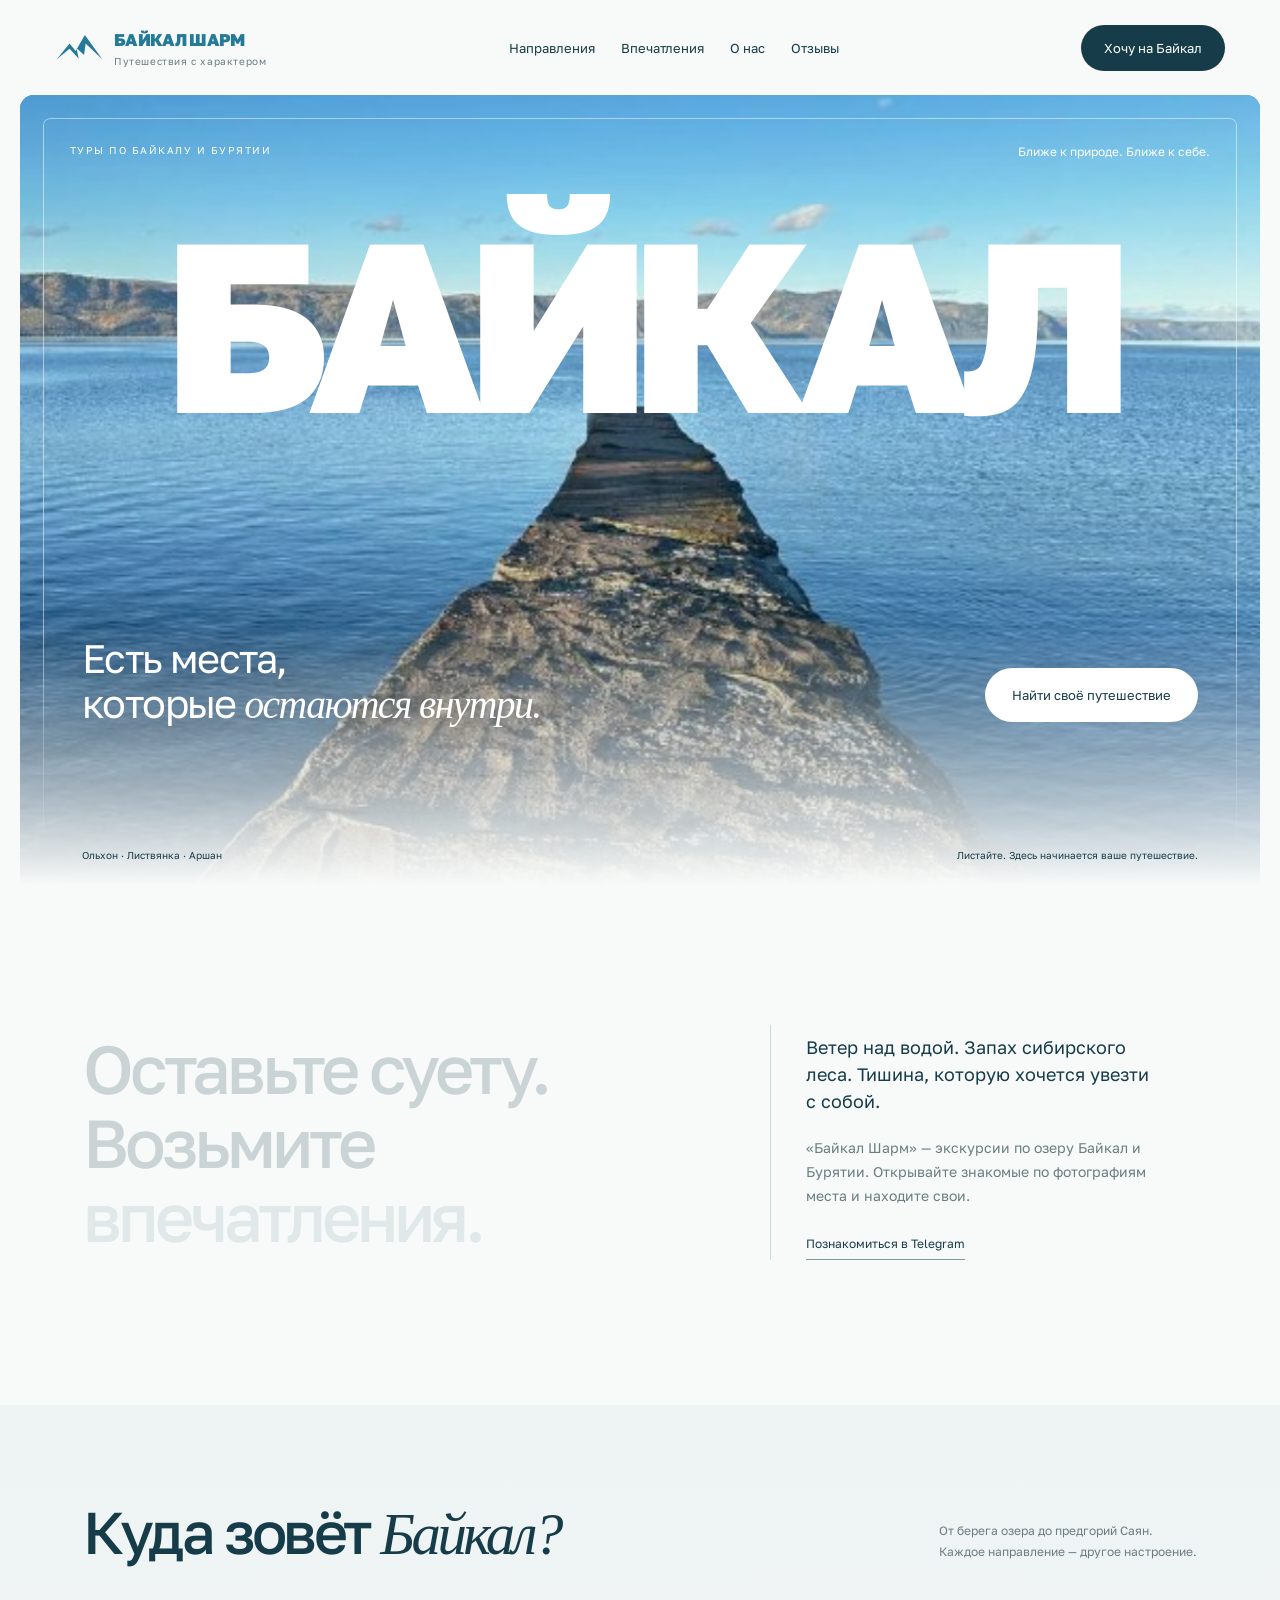
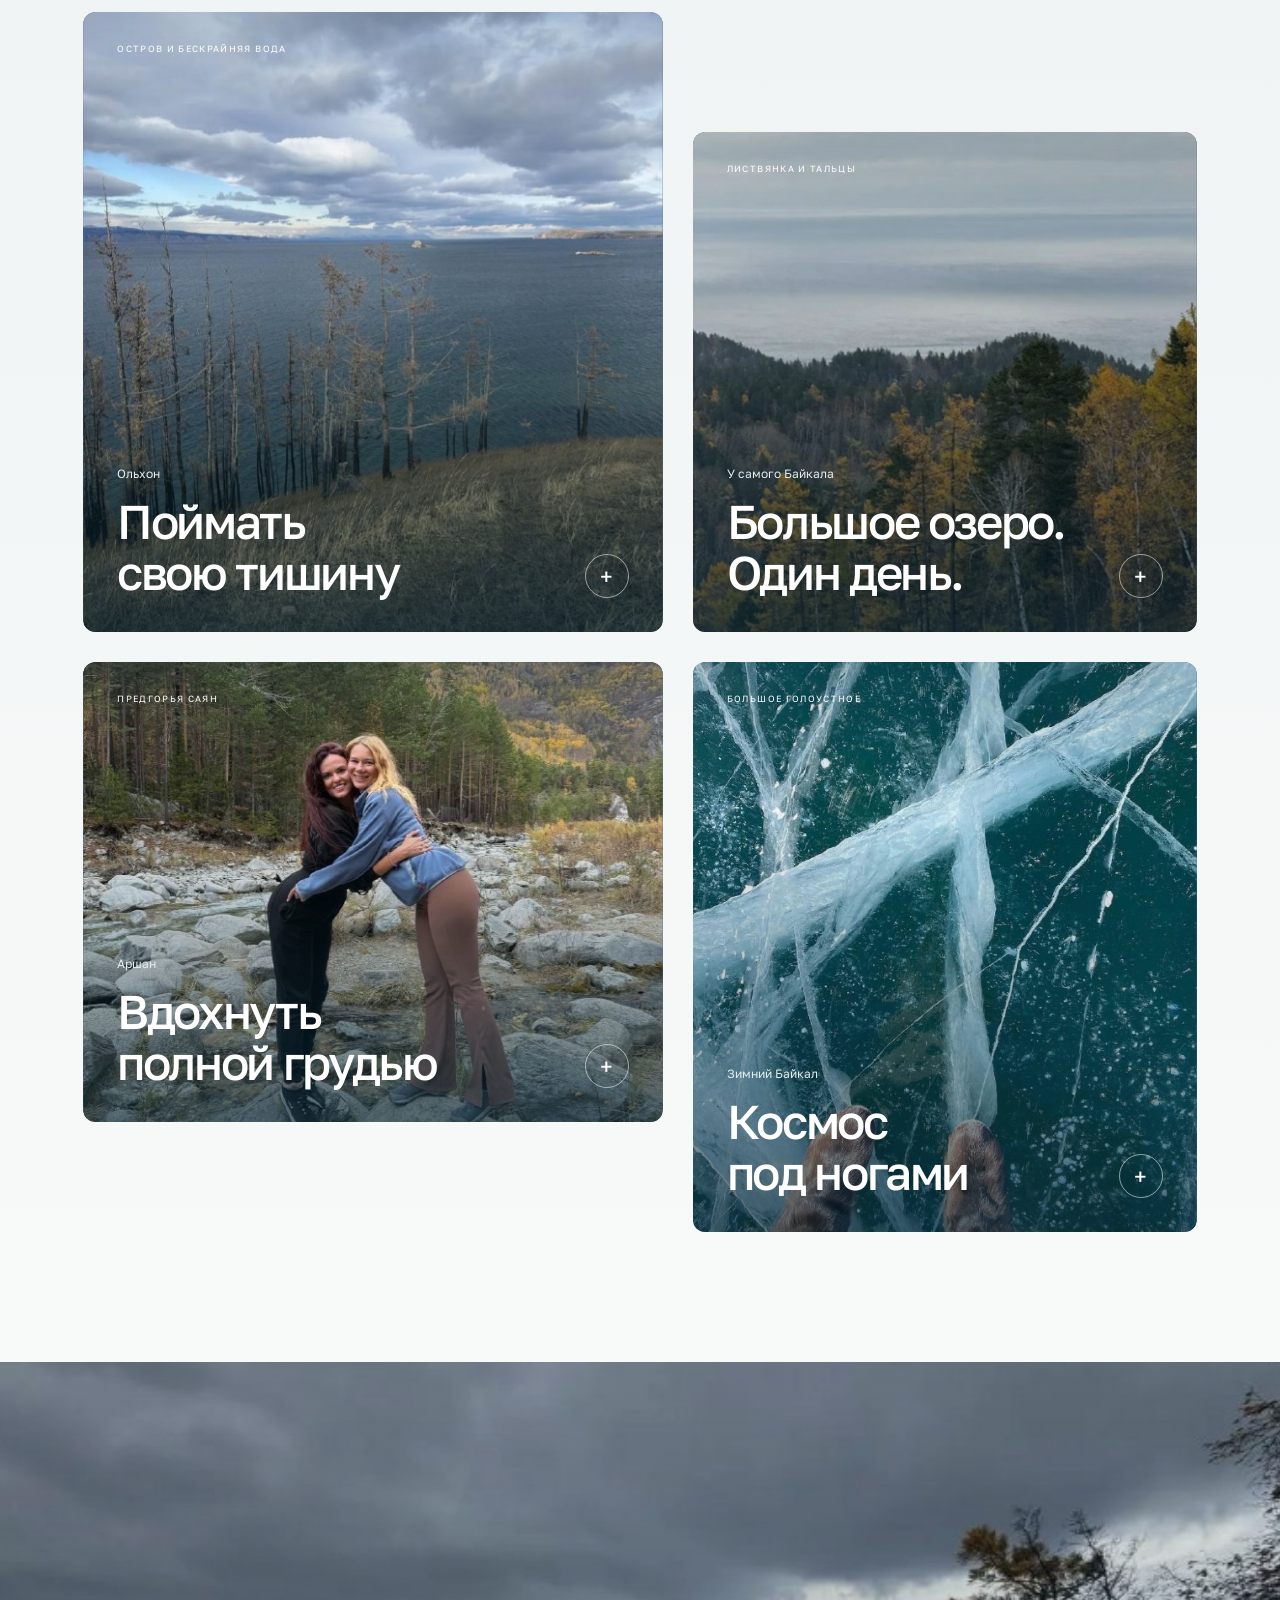
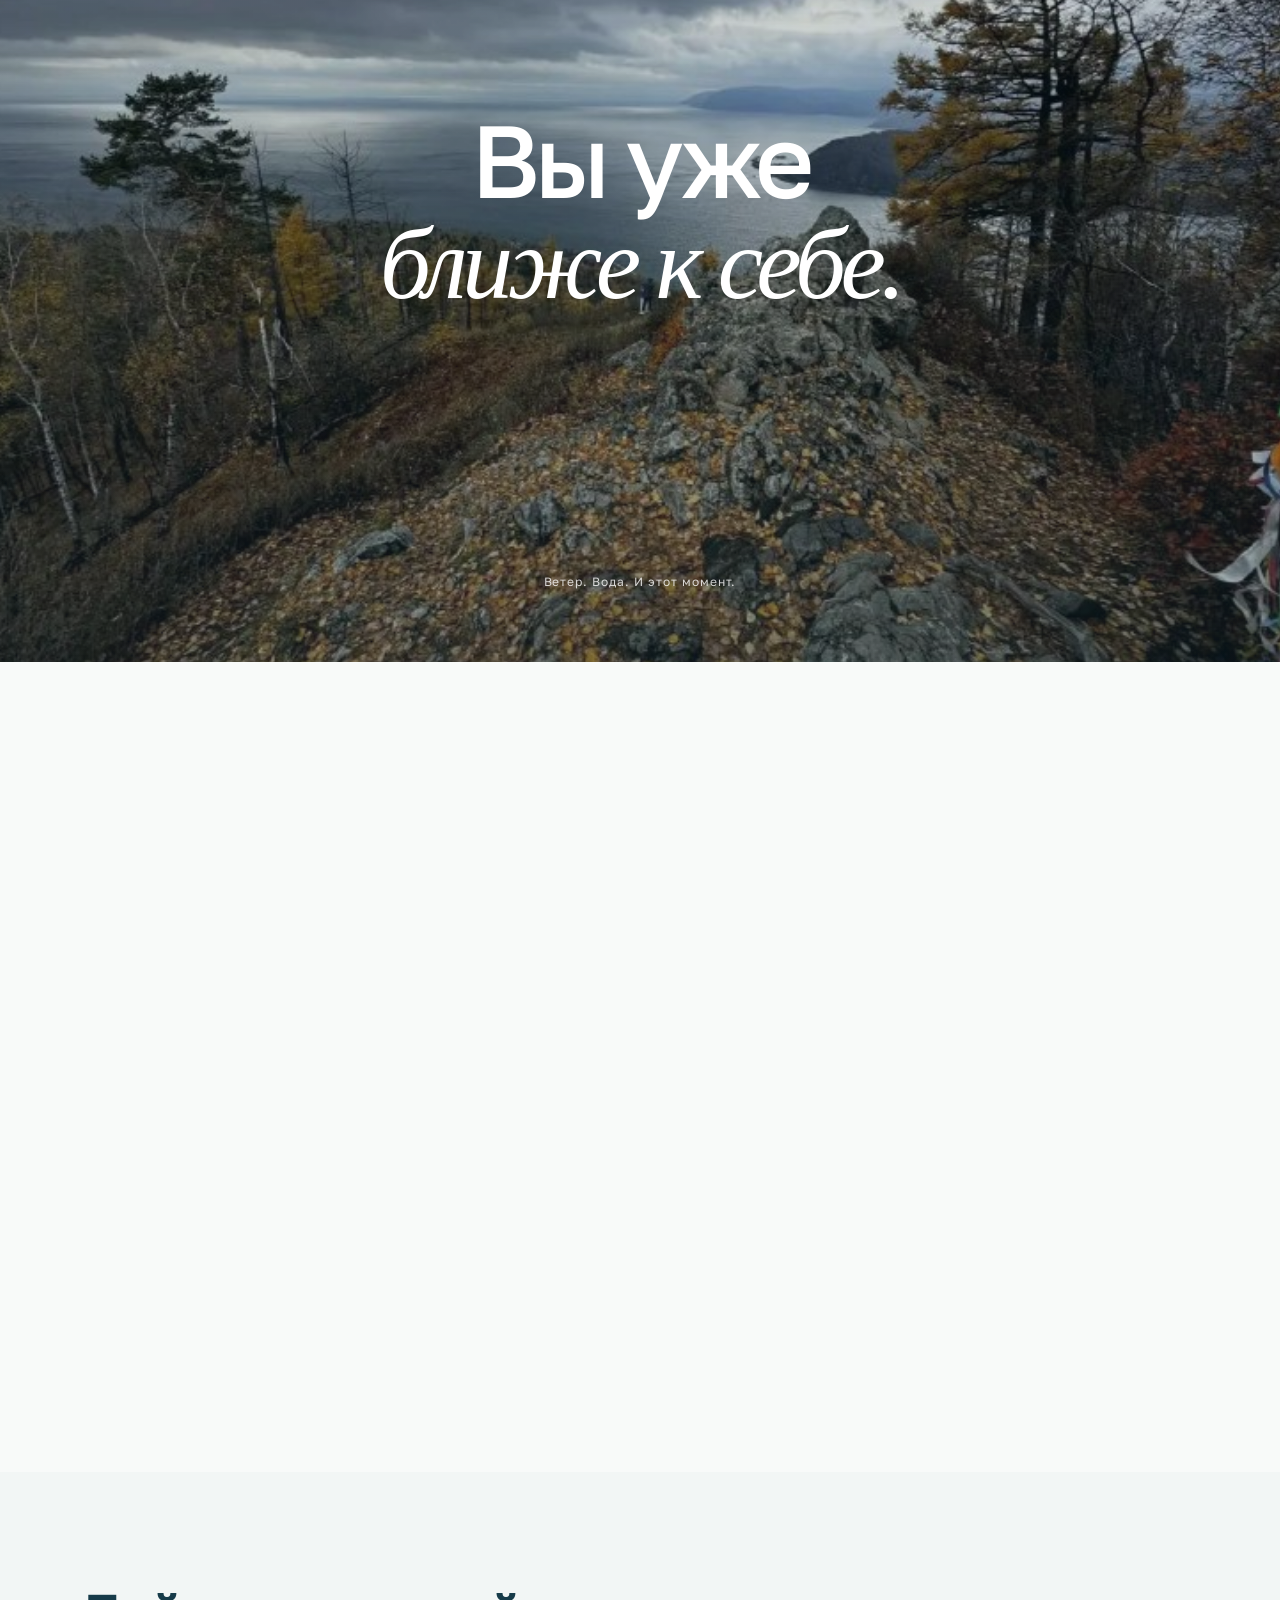
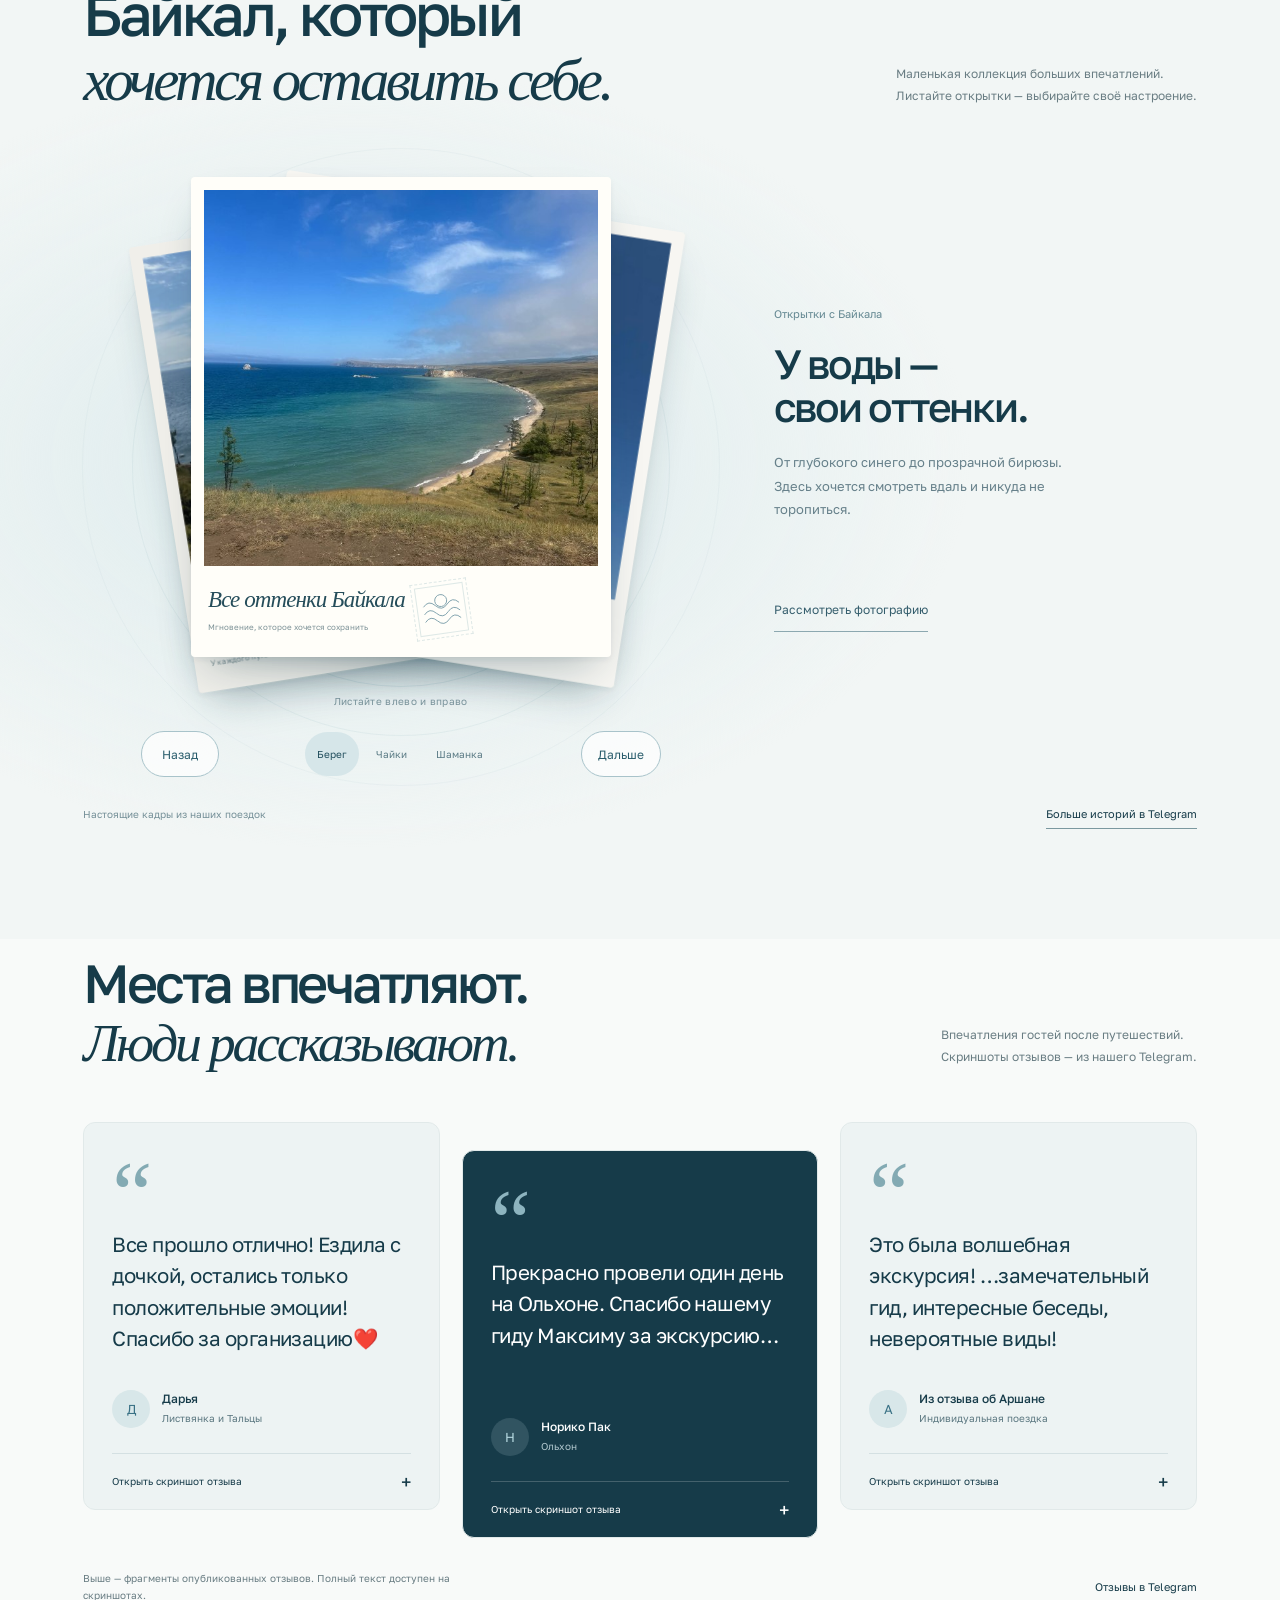
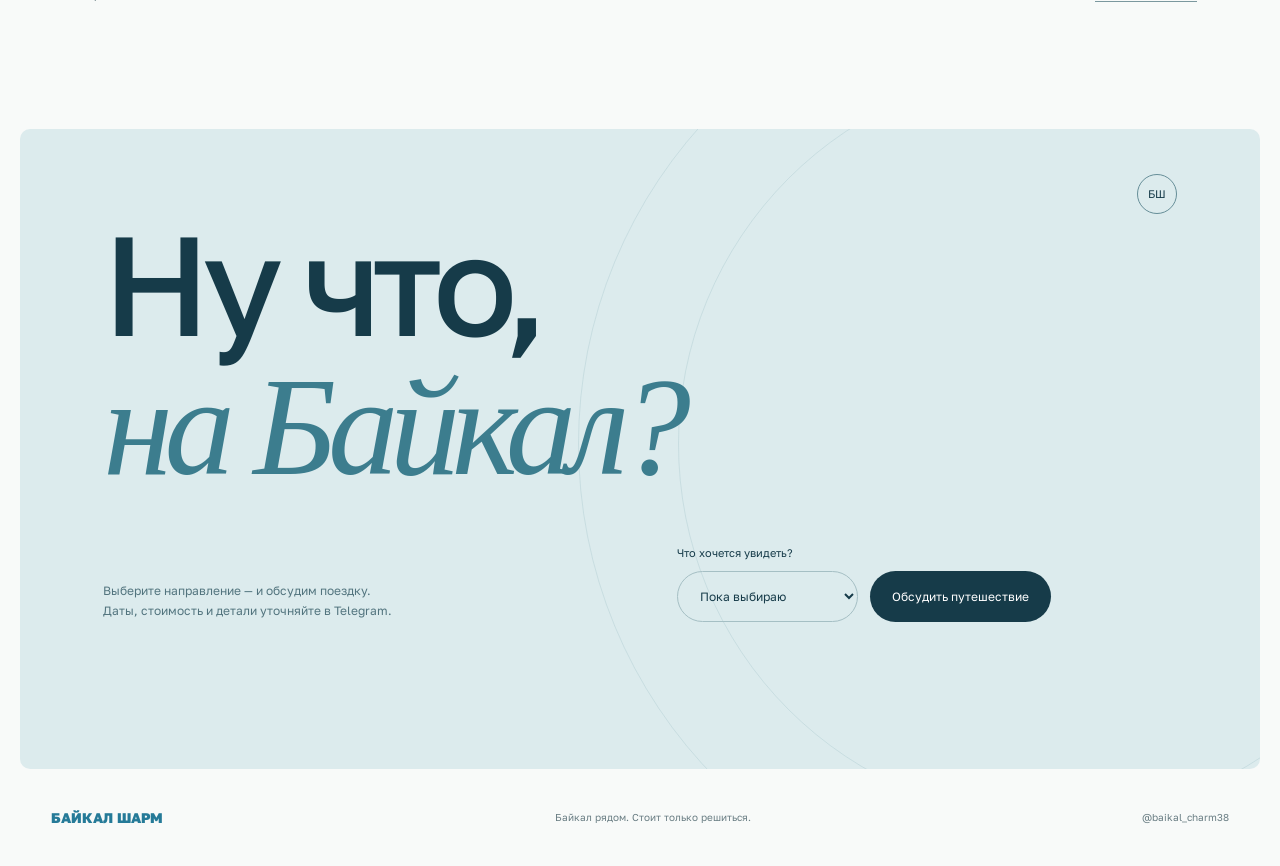
<file: work/baikal/index.html>
<!doctype html><html lang="ru"><head><meta charset="UTF-8"><meta name="viewport" content="width=device-width,initial-scale=1"><meta name="theme-color" content="#247d9c"><meta name="description" content="Байкал Шарм. Путешествия на Ольхон, в Листвянку, Аршан и Большое Голоустное. Найдите свой маршрут по Байкалу."><title>Байкал Шарм — почувствовать настоящее</title><link rel="icon" href="assets/favicon.svg" type="image/svg+xml"><link rel="stylesheet" href="style.css"><script src="app.js" defer></script></head><body>
<header class="header"><a href="#home" class="brand" aria-label="Байкал Шарм — на главную"><svg viewBox="0 0 64 40" aria-hidden="true"><path d="M2 35 19 14l8 10L39 3l23 32-22-21-2 15-10-9 3 14-12-13z" fill="currentColor"/></svg><span>БАЙКАЛ ШАРМ<small>Путешествия с характером</small></span></a><nav aria-label="Основная навигация"><a href="#routes">Направления</a><a href="#moments">Впечатления</a><a href="#about">О нас</a><a href="#reviews">Отзывы</a></nav><a class="pill header-cta" href="#contact">Хочу на Байкал</a></header>
<main><section class="hero" id="home"><div class="hero-photo"></div><div class="hero-shade"></div><div class="hero-top"><span>ТУРЫ ПО БАЙКАЛУ И БУРЯТИИ</span><span>Ближе к природе. Ближе к себе.</span></div><h1>БАЙКАЛ</h1><div class="hero-bottom"><p>Есть места,<br>которые <em>остаются внутри.</em></p><a href="#routes" class="pill">Найти своё путешествие</a></div><div class="hero-foot"><span>Ольхон · Листвянка · Аршан</span><span>Листайте. Здесь начинается ваше путешествие.</span></div></section>
<section class="intro section" id="about"><div class="intro-content"><h2 class="reveal reading-title">Оставьте суету.<br>Возьмите <span>впечатления.</span></h2><div class="intro-aside reveal"><p>Ветер над водой. Запах сибирского леса. Тишина, которую хочется увезти с собой.</p><p>«Байкал Шарм» — экскурсии по озеру Байкал и Бурятии. Открывайте знакомые по фотографиям места и находите свои.</p><a class="text-link" href="https://t.me/baikal_charm38" target="_blank" rel="noopener">Познакомиться в Telegram</a></div></div></section>
<section class="routes section" id="routes"><div class="section-head reveal"><div><h2>Куда зовёт <em>Байкал?</em></h2></div><p>От берега озера до предгорий Саян.<br>Каждое направление — другое настроение.</p></div><div class="route-grid"><button class="route route-large reveal" data-route="olkhon"><img src="assets/olkhon.jpg" alt="Осенний берег острова Ольхон" loading="lazy"><span class="route-label">ОСТРОВ И БЕСКРАЙНЯЯ ВОДА</span><div class="route-bottom"><div><span>Ольхон</span><h3>Поймать<br>свою тишину</h3></div><span class="round-plus" aria-hidden="true">+</span></div></button><button class="route reveal" data-route="listvyanka"><img src="assets/forest.jpg" alt="Лес и Байкал в окрестностях Листвянки" loading="lazy"><span class="route-label">ЛИСТВЯНКА И ТАЛЬЦЫ</span><div class="route-bottom"><div><span>У самого Байкала</span><h3>Большое озеро.<br>Один день.</h3></div><span class="round-plus" aria-hidden="true">+</span></div></button><button class="route reveal" data-route="arshan"><img src="assets/arshan.jpg" alt="Путешественники у горной реки в Аршане" loading="lazy"><span class="route-label">ПРЕДГОРЬЯ САЯН</span><div class="route-bottom"><div><span>Аршан</span><h3>Вдохнуть<br>полной грудью</h3></div><span class="round-plus" aria-hidden="true">+</span></div></button><button class="route route-wide reveal" data-route="winter"><img src="assets/ice.jpg" alt="Прозрачный байкальский лёд с трещинами" loading="lazy"><span class="route-label">БОЛЬШОЕ ГОЛОУСТНОЕ</span><div class="route-bottom"><div><span>Зимний Байкал</span><h3>Космос<br>под ногами</h3></div><span class="round-plus" aria-hidden="true">+</span></div></button></div></section>
<section class="pause" aria-label="Почувствуйте Байкал"><div class="pause-stage"><div class="pause-visual"><img src="assets/cape.jpg" alt="Скалистый мыс над осенним Байкалом" loading="lazy"><div class="pause-overlay"></div><div class="pause-copy"><h2><span class="pause-line pause-line-one">Просто<br><em>выдохните.</em></span><span class="pause-line pause-line-two">Вы уже<br><em>ближе к себе.</em></span></h2><p>Ветер. Вода. И этот момент.</p></div></div></div></section>
<section class="moments section postcard-section" id="moments" aria-labelledby="postcards-title"><div class="postcards-heading"><h2 class="reveal" id="postcards-title">Байкал, который<br><em>хочется оставить себе.</em></h2><p class="reveal">Маленькая коллекция больших впечатлений.<br>Листайте открытки — выбирайте своё настроение.</p></div><div class="postcard-experience reveal"><div class="postcard-scene" role="region" aria-label="Интерактивная коллекция открыток Байкала" tabindex="0"><div class="postcard-halo" aria-hidden="true"></div><div class="postcard-stack"><button class="postcard is-active" data-photo="gallery-bay" data-postcard="0" aria-label="Открыть фотографию: Все оттенки Байкала"><span class="postcard-image"><img src="assets/gallery-bay.jpg" alt="Бирюзовая бухта и песчаный берег Байкала" loading="lazy" draggable="false"></span><span class="postcard-paper"><span class="postcard-caption">Все оттенки Байкала<small>Мгновение, которое хочется сохранить</small></span><span class="postcard-stamp" aria-hidden="true"><svg viewBox="0 0 55 55"><path d="M7 22q7-8 14 0t14 0 14 0M7 31q7-8 14 0t14 0 14 0M7 40q7-8 14 0t14 0 14 0" fill="none" stroke="currentColor" stroke-width="1"/><circle cx="28" cy="17" r="7" fill="none" stroke="currentColor"/></svg></span></span></button><button class="postcard" data-photo="gallery-gulls" data-postcard="1" aria-label="Открыть фотографию: На расстоянии крыла" tabindex="-1" aria-hidden="true"><span class="postcard-image"><img src="assets/gallery-gulls.jpg" alt="Чайки над Байкалом рядом с путешественниками" loading="lazy" draggable="false"></span><span class="postcard-paper"><span class="postcard-caption">На расстоянии крыла<small>Немного свободы — с собой</small></span><span class="postcard-stamp" aria-hidden="true">БШ</span></span></button><button class="postcard" data-photo="gallery-shamanka" data-postcard="2" aria-label="Открыть фотографию: Встреча с Шаманкой" tabindex="-1" aria-hidden="true"><span class="postcard-image"><img src="assets/gallery-shamanka.jpg" alt="Скала Шаманка и прозрачная вода у острова Ольхон" loading="lazy" draggable="false"></span><span class="postcard-paper"><span class="postcard-caption">Встреча с Шаманкой<small>У каждого путешествия — своё место силы</small></span><span class="postcard-stamp" aria-hidden="true">БШ</span></span></button></div><p class="postcard-gesture">Листайте влево и вправо</p><div class="postcard-controls"><button class="postcard-nav" id="postcard-prev" aria-label="Предыдущая открытка">Назад</button><div class="postcard-dots" aria-label="Выбрать открытку"><button class="postcard-dot is-selected" aria-label="Все оттенки Байкала" aria-pressed="true" data-postcard-dot="0">Берег</button><button class="postcard-dot" aria-label="На расстоянии крыла" aria-pressed="false" data-postcard-dot="1">Чайки</button><button class="postcard-dot" aria-label="Встреча с Шаманкой" aria-pressed="false" data-postcard-dot="2">Шаманка</button></div><button class="postcard-nav" id="postcard-next" aria-label="Следующая открытка">Дальше</button></div></div><div class="postcard-story"><span class="postcard-story-kicker">Открытки с Байкала</span><div class="postcard-copy" aria-live="polite" aria-atomic="true"><h3 id="postcard-story-title">У воды —<br>свои оттенки.</h3><p id="postcard-story-text">От глубокого синего до прозрачной бирюзы. Здесь хочется смотреть вдаль и никуда не торопиться.</p></div><button class="text-link postcard-enlarge" id="postcard-enlarge">Рассмотреть фотографию</button></div></div><div class="postcards-footer"><span>Настоящие кадры из наших поездок</span><a class="text-link" href="https://t.me/s/baikal_charm38" target="_blank" rel="noopener">Больше историй в Telegram</a></div></section>

<section class="reviews section" id="reviews" aria-labelledby="reviews-title"><div class="reviews-intro"><h2 class="reveal" id="reviews-title">Места впечатляют.<br><em>Люди рассказывают.</em></h2><p class="reveal">Впечатления гостей после путешествий.<br>Скриншоты отзывов — из нашего Telegram.</p></div><div class="reviews-grid"><article class="review-card reveal"><span class="review-quote" aria-hidden="true">“</span><blockquote>Все прошло отлично! Ездила с дочкой, остались только положительные эмоции! Спасибо за организацию❤️</blockquote><div class="review-person"><span class="review-avatar" aria-hidden="true">Д</span><div><h3>Дарья</h3><p>Листвянка и Тальцы</p></div></div><button class="review-original" data-review="review-darya" data-review-alt="Скриншот отзыва Дарьи о поездке в Листвянку и Тальцы">Открыть скриншот отзыва<span aria-hidden="true">+</span></button></article><article class="review-card review-card-accent reveal"><span class="review-quote" aria-hidden="true">“</span><blockquote>Прекрасно провели один день на Ольхоне. Спасибо нашему гиду Максиму за экскурсию…</blockquote><div class="review-person"><span class="review-avatar" aria-hidden="true">Н</span><div><h3>Норико Пак</h3><p>Ольхон</p></div></div><button class="review-original" data-review="review-olkhon" data-review-alt="Скриншот отзыва Норико Пак об экскурсии на Ольхон">Открыть скриншот отзыва<span aria-hidden="true">+</span></button></article><article class="review-card reveal"><span class="review-quote" aria-hidden="true">“</span><blockquote>Это была волшебная экскурсия! …замечательный гид, интересные беседы, невероятные виды!</blockquote><div class="review-person"><span class="review-avatar" aria-hidden="true">А</span><div><h3>Из отзыва об Аршане</h3><p>Индивидуальная поездка</p></div></div><button class="review-original" data-review="review-arshan" data-review-alt="Скриншот опубликованного отзыва об индивидуальной поездке в Аршан">Открыть скриншот отзыва<span aria-hidden="true">+</span></button></article></div><div class="reviews-source"><p>Выше — фрагменты опубликованных отзывов. Полный текст доступен на скриншотах.</p><a class="text-link" href="https://t.me/baikal_charm38/68" target="_blank" rel="noopener">Отзывы в Telegram</a></div></section>
<section class="contact section" id="contact"><div class="contact-top"><span class="contact-mark">БШ</span></div><h2 class="reveal">Ну что,<br><em>на Байкал?</em></h2><div class="contact-bottom"><p>Выберите направление — и обсудим поездку.<br>Даты, стоимость и детали уточняйте в Telegram.</p><div class="contact-controls"><label for="destination">Что хочется увидеть?</label><select id="destination"><option value="">Пока выбираю</option><option>Ольхон</option><option>Листвянка и Тальцы</option><option>Аршан</option><option>Большое Голоустное</option></select><a class="pill" id="telegram-link" href="https://t.me/baikal_charm38" target="_blank" rel="noopener">Обсудить путешествие</a></div></div></section></main>
<footer><a class="footer-brand" href="#home">БАЙКАЛ ШАРМ</a><span>Байкал рядом. Стоит только решиться.</span><a href="https://t.me/baikal_charm38" target="_blank" rel="noopener">@baikal_charm38</a></footer>
<dialog id="route-dialog"><button class="close" aria-label="Закрыть">×</button><img id="dialog-image" alt=""><div class="dialog-body"><span class="eyebrow" id="dialog-tag"></span><h2 id="dialog-title"></h2><p id="dialog-text"></p><p class="dialog-note">Программу, доступные даты, стоимость и условия поездки уточняйте у организаторов.</p><a class="pill" id="dialog-link" target="_blank" rel="noopener">Посмотреть в Telegram</a></div></dialog>
<dialog id="photo-dialog" aria-label="Просмотр фотографии или отзыва"><button class="close" aria-label="Закрыть фотографию">×</button><img id="full-photo" alt=""></dialog>
</body></html>
</file>
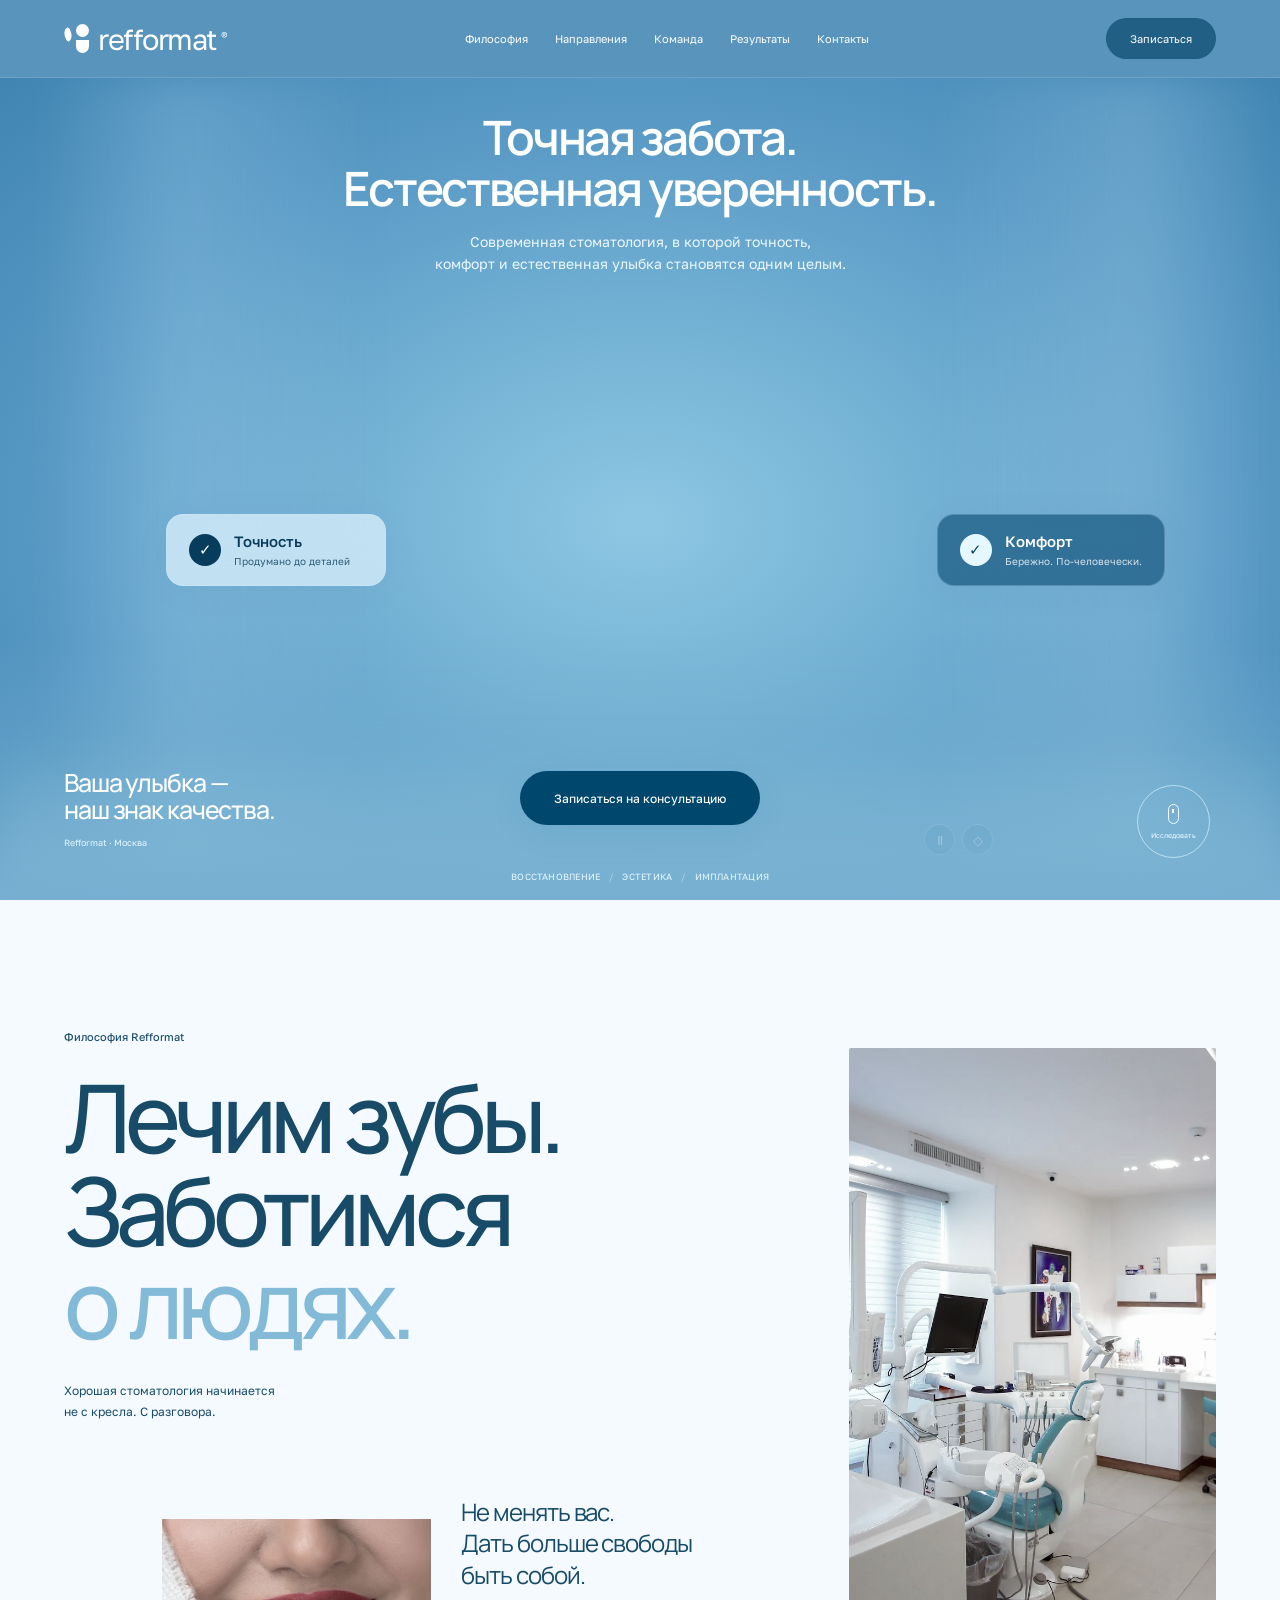
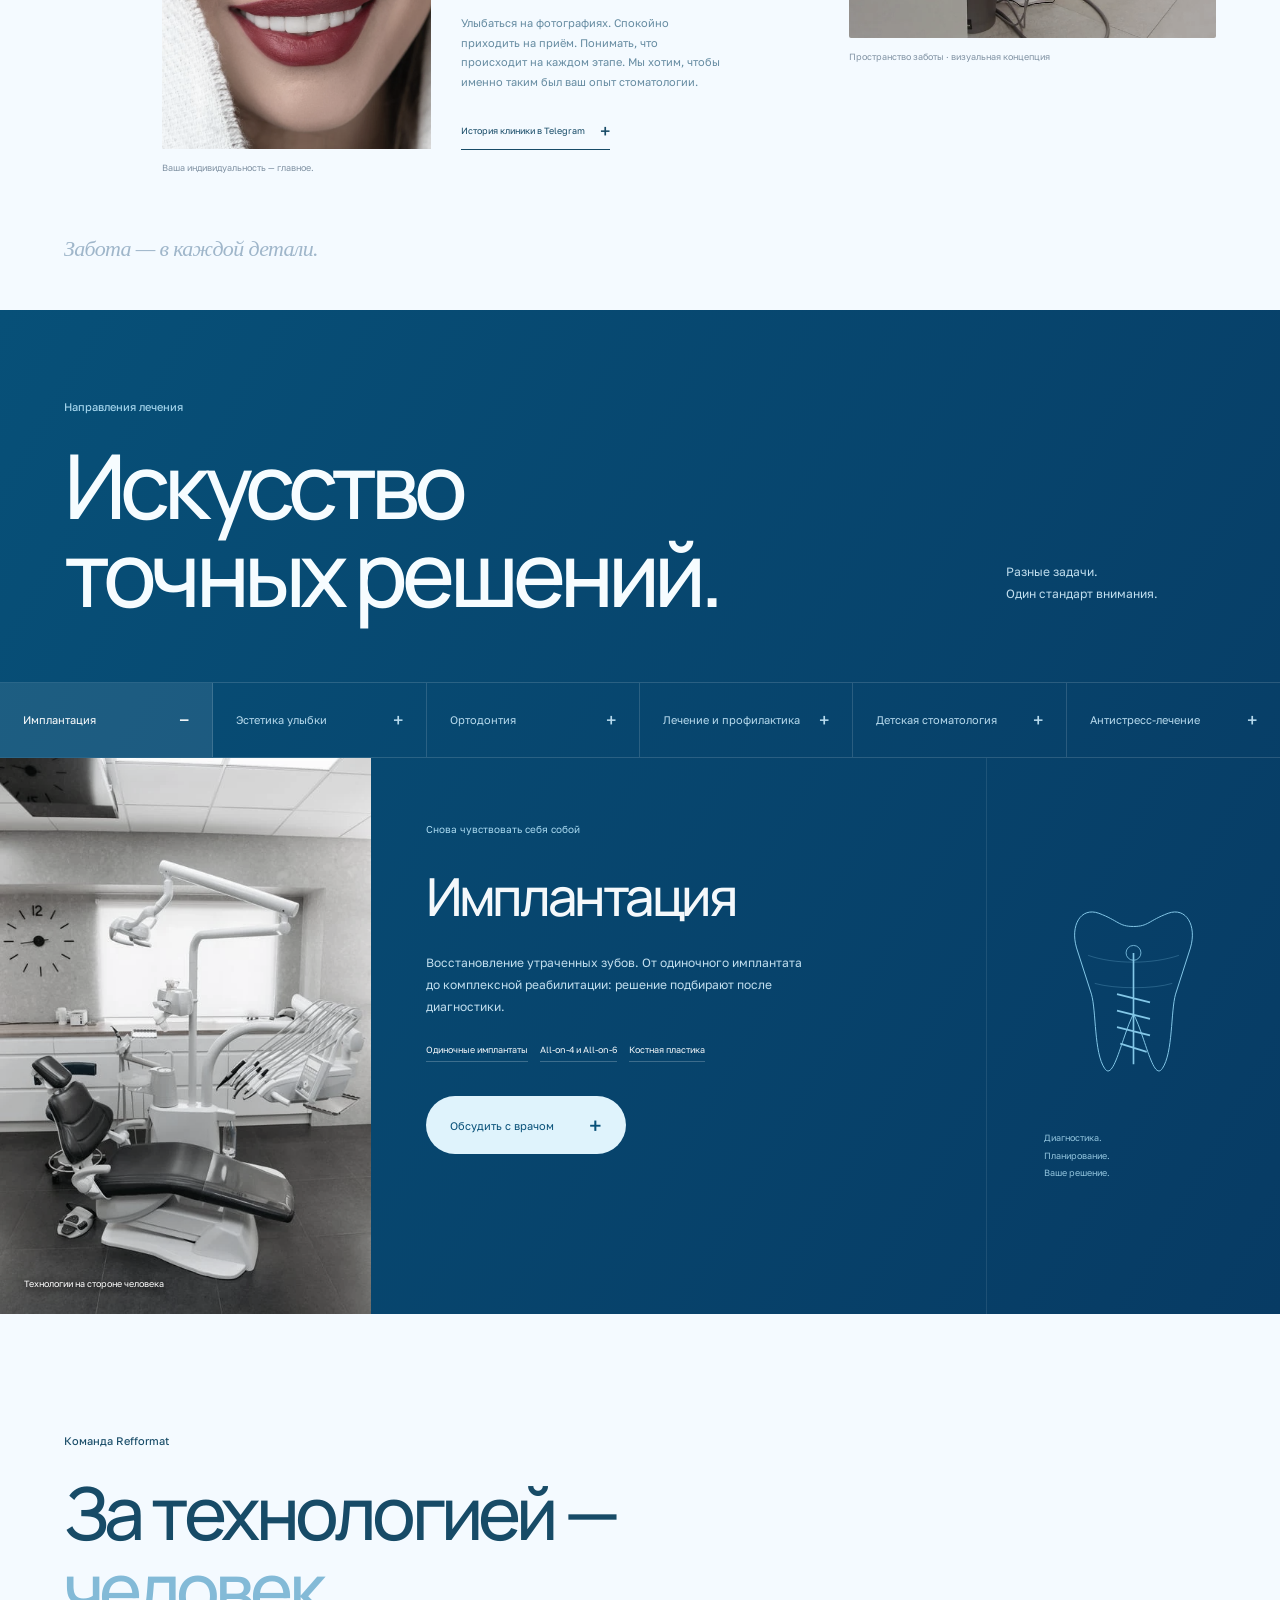
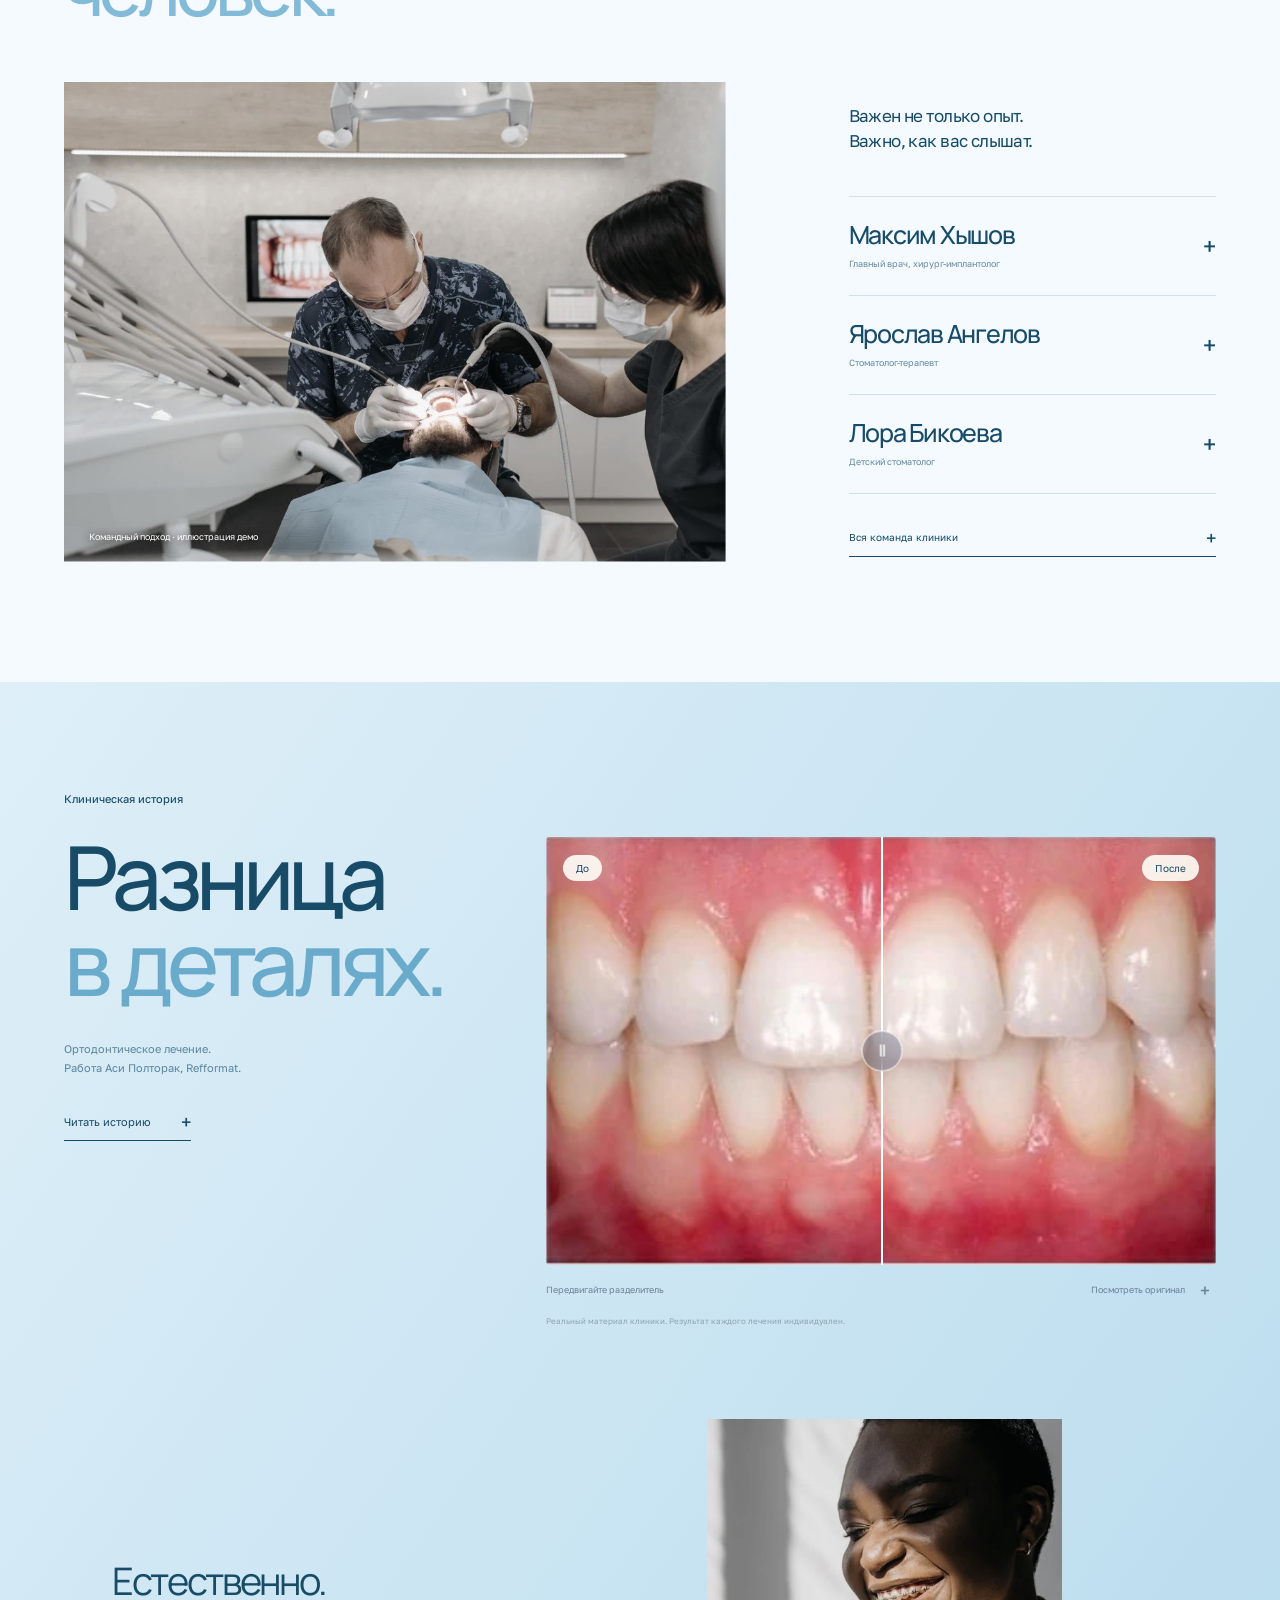
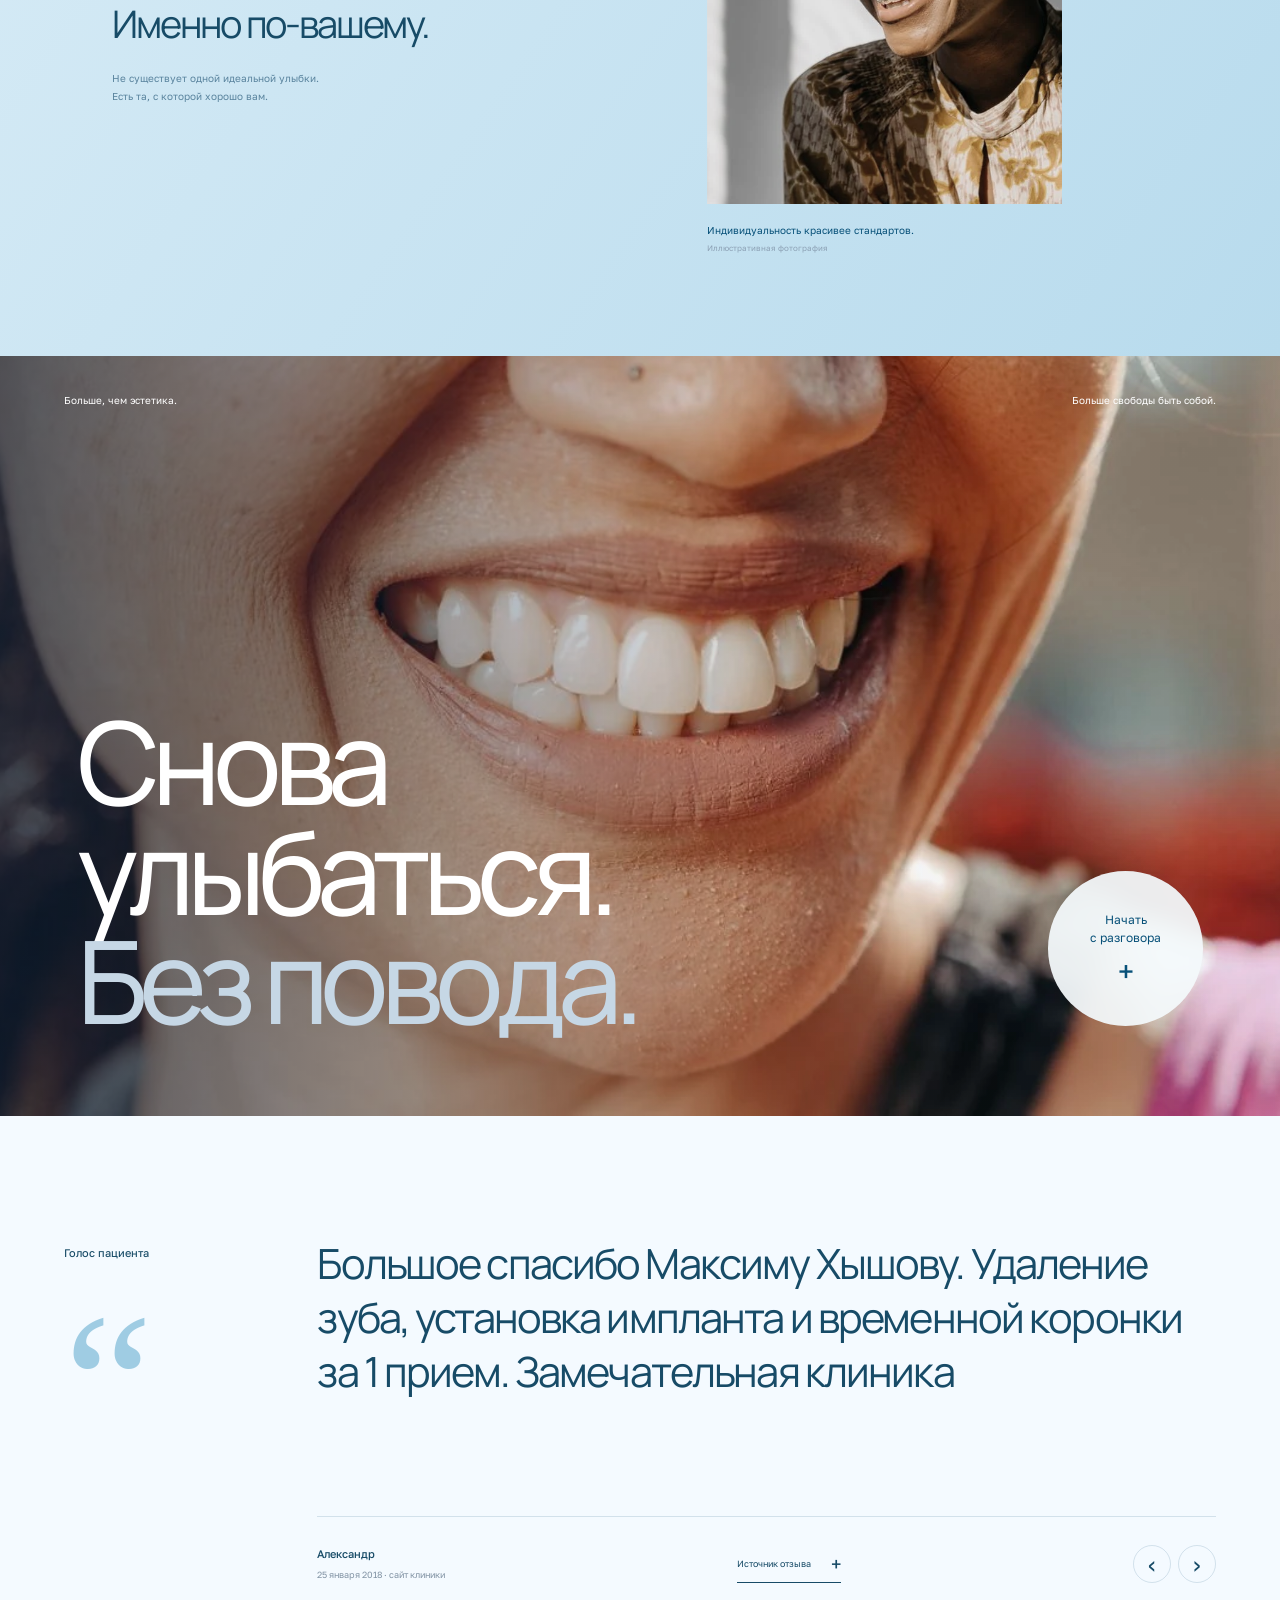
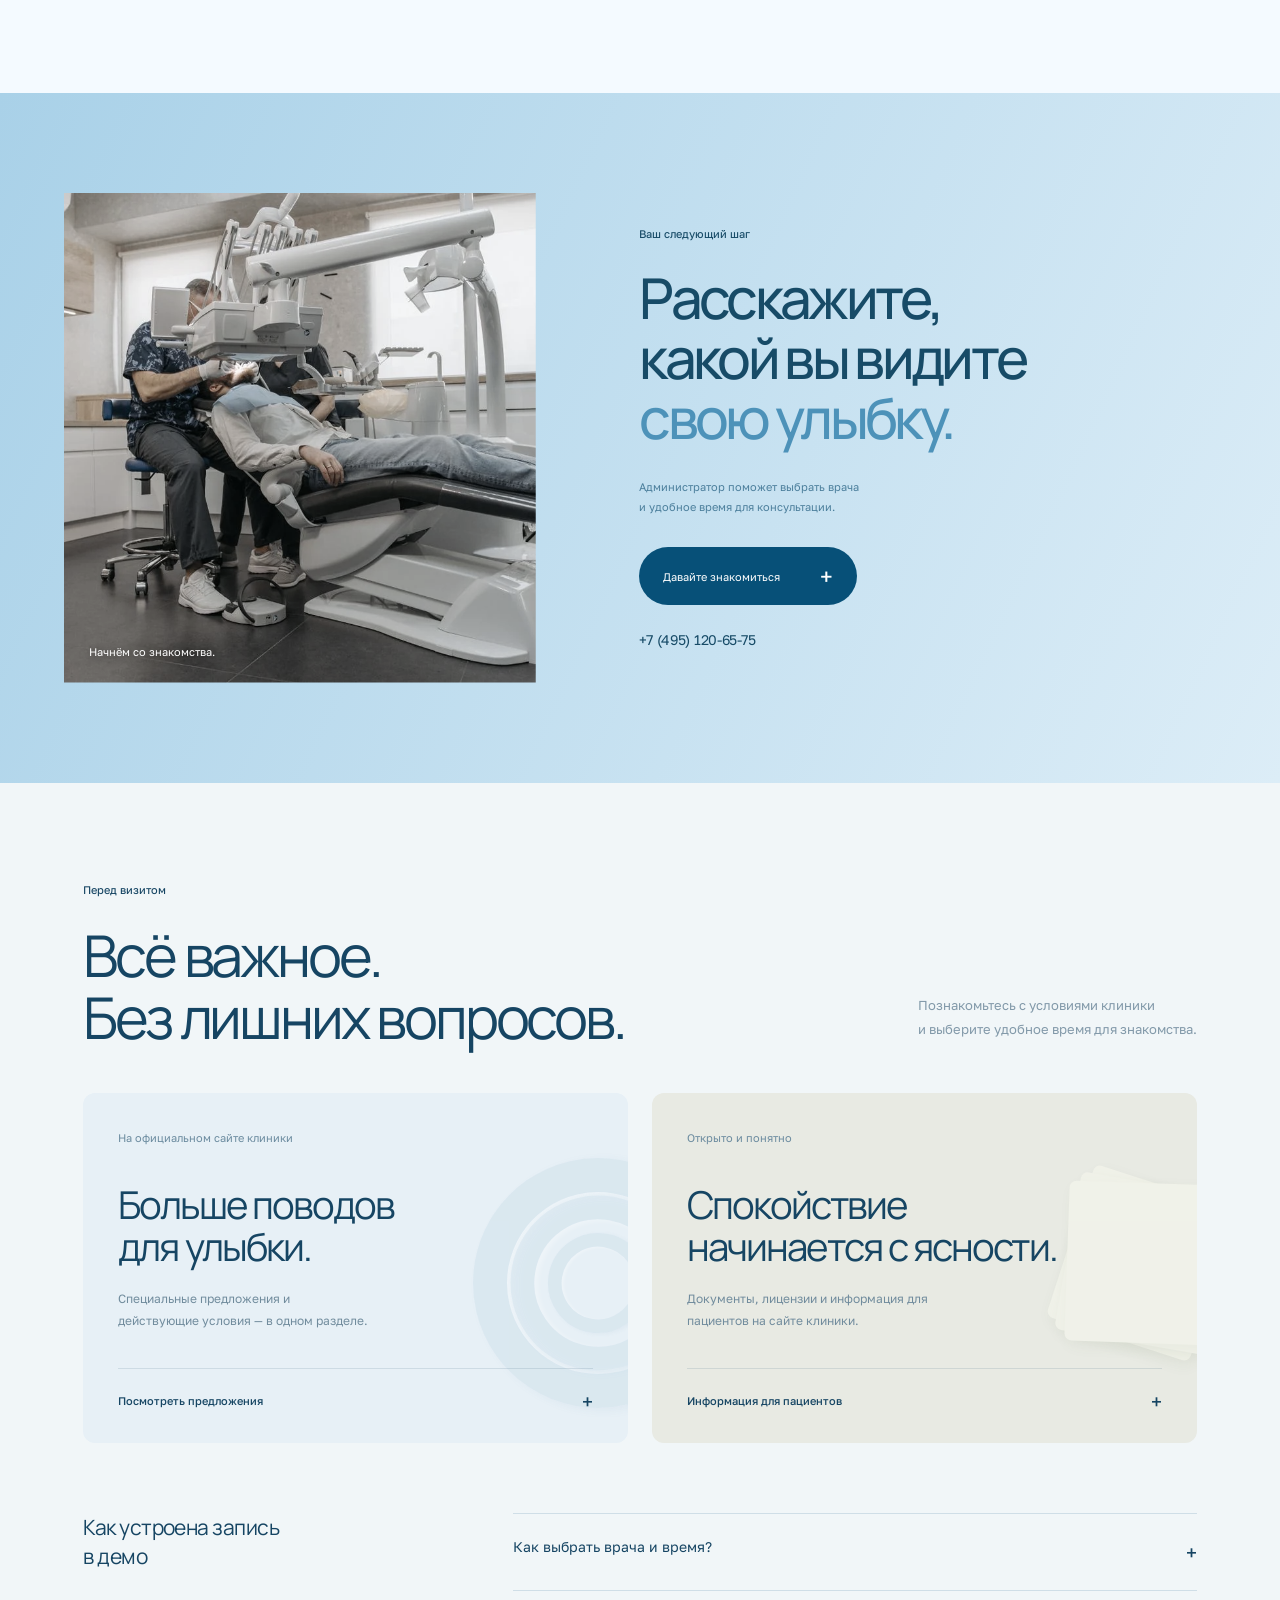
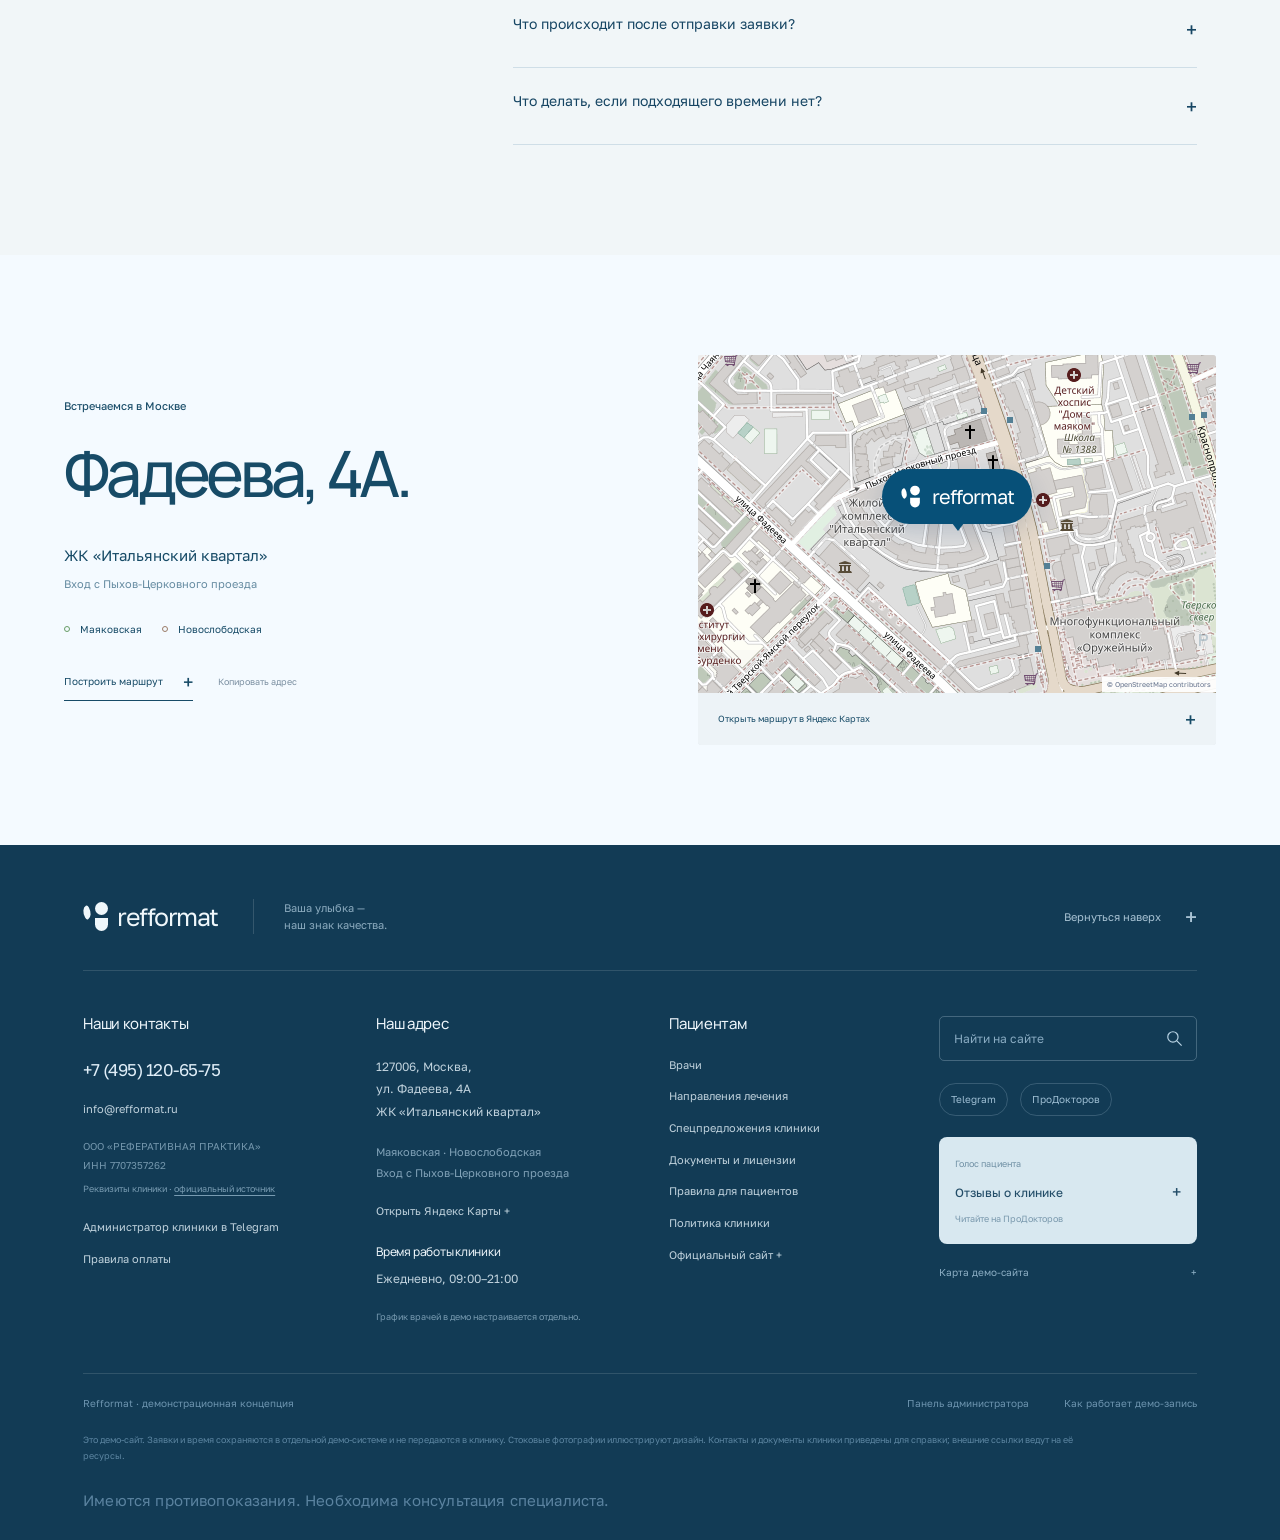
<file: work/refformat/index.html>
<!doctype html>
<html lang="ru">
<head>
  <meta charset="utf-8">
  <meta name="viewport" content="width=device-width, initial-scale=1">
  <meta name="description" content="Refformat. Интерактивное демо сайта стоматологии в портфолио FORI.">
  <title>Refformat — демо сайта стоматологии</title>
  <link rel="icon" href="./favicon.svg">
  <script type="module" crossorigin src="./assets/index-Djhny_gO.js"></script>
  <link rel="stylesheet" crossorigin href="./assets/index-BXUrfOCU.css">
</head>
<body>
  <div id="root"></div>
</body>
</html>
</file>
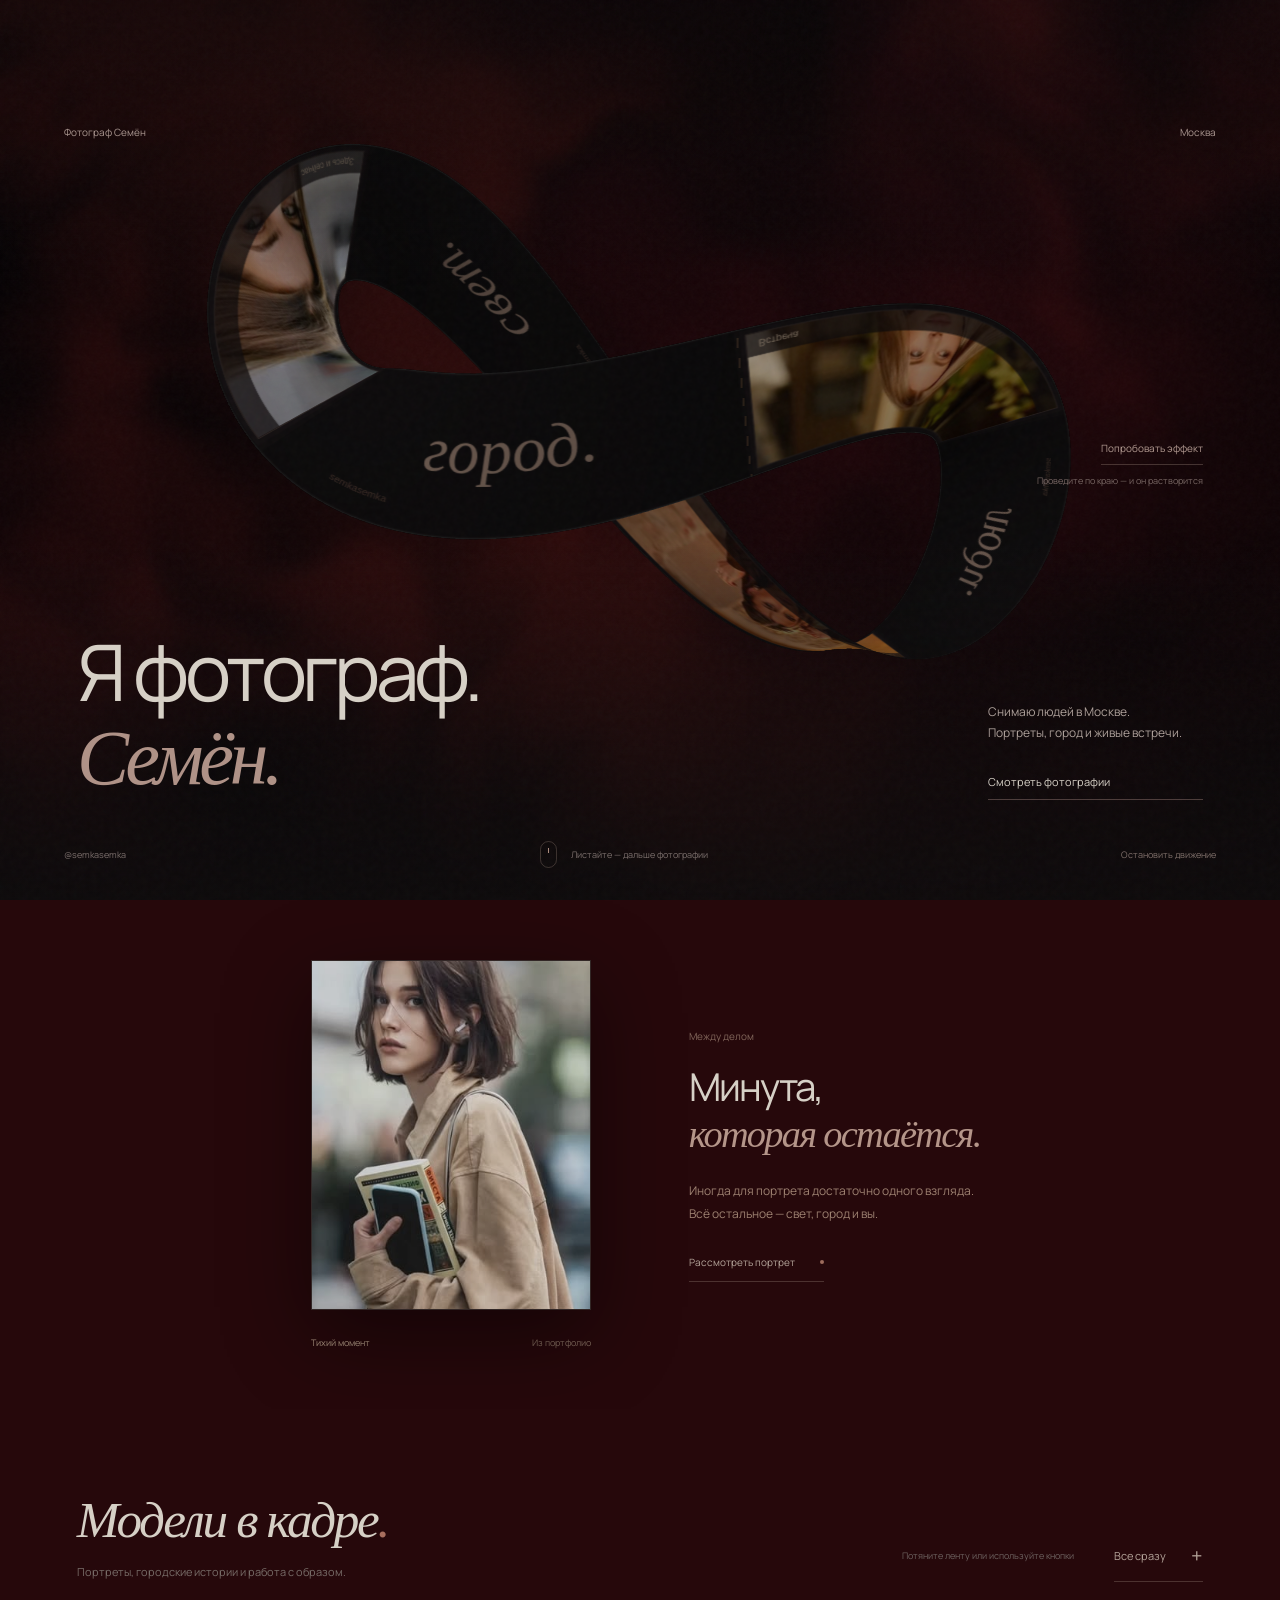
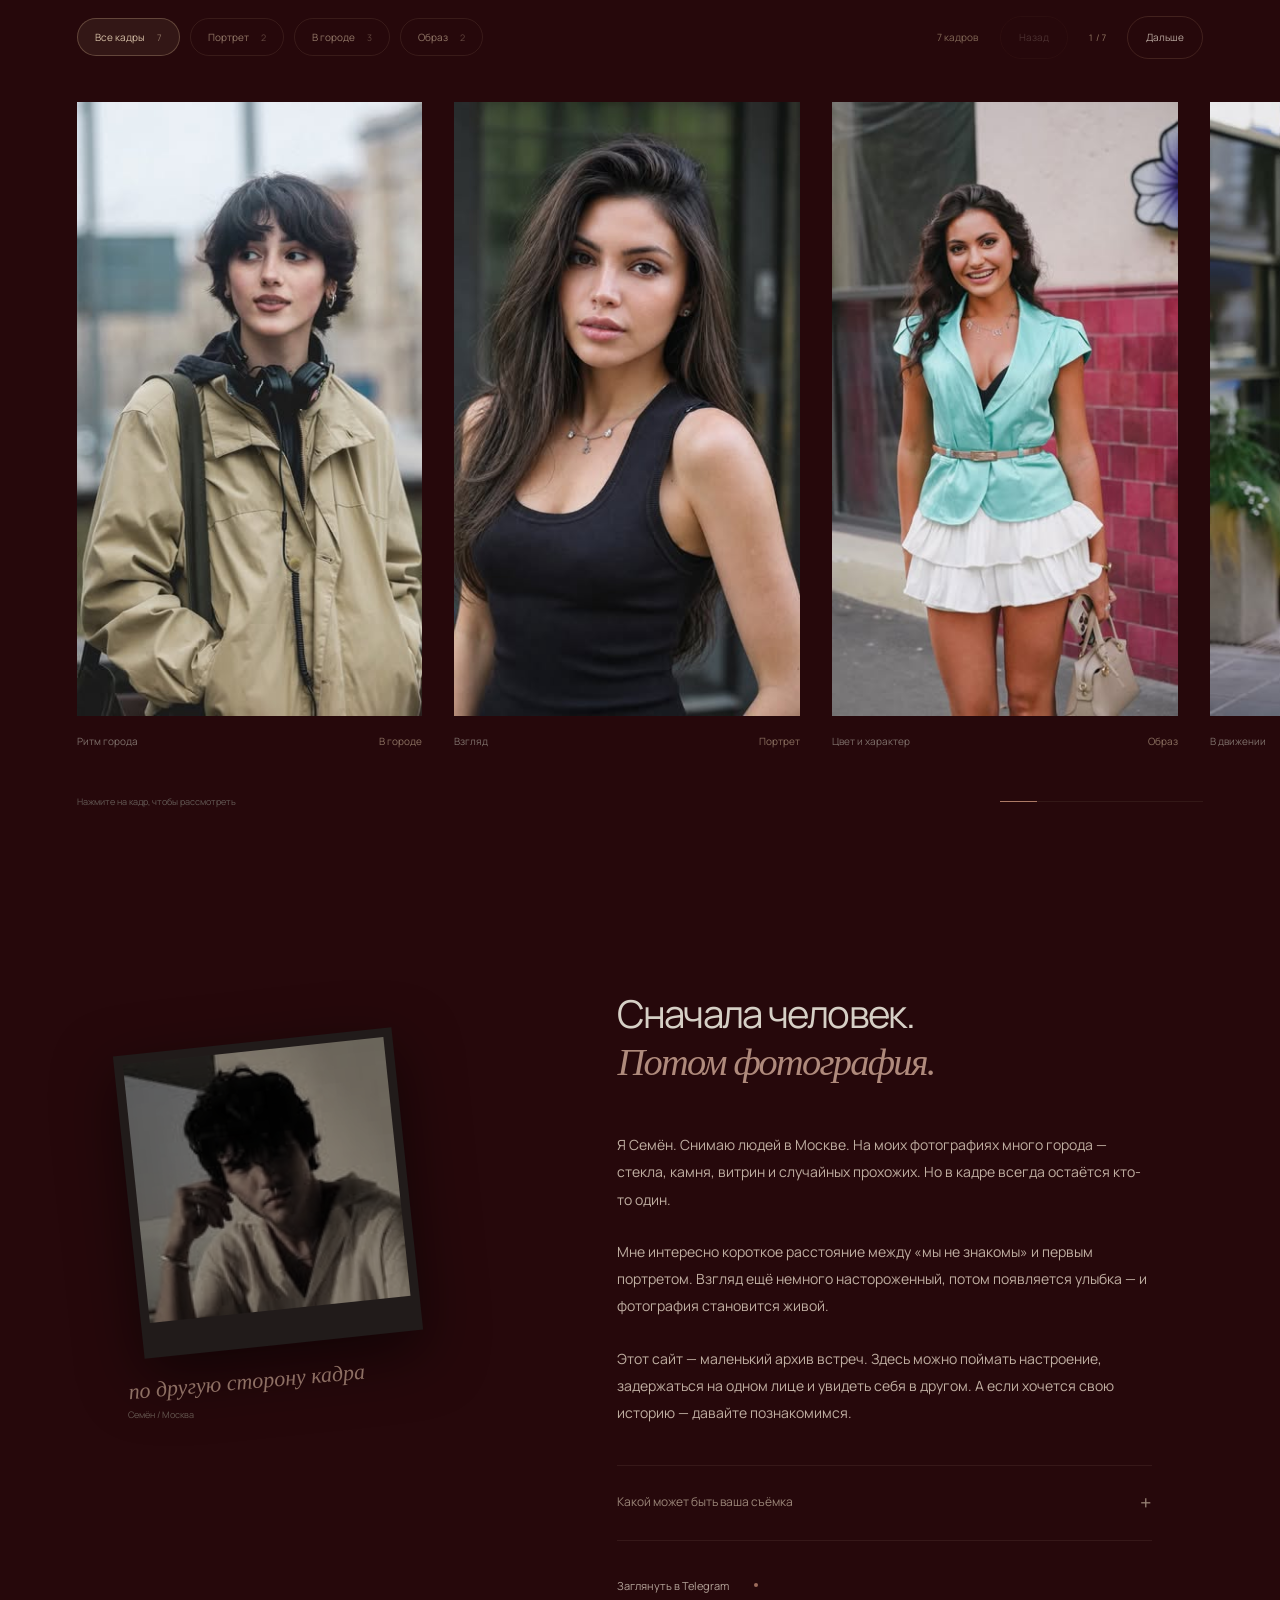
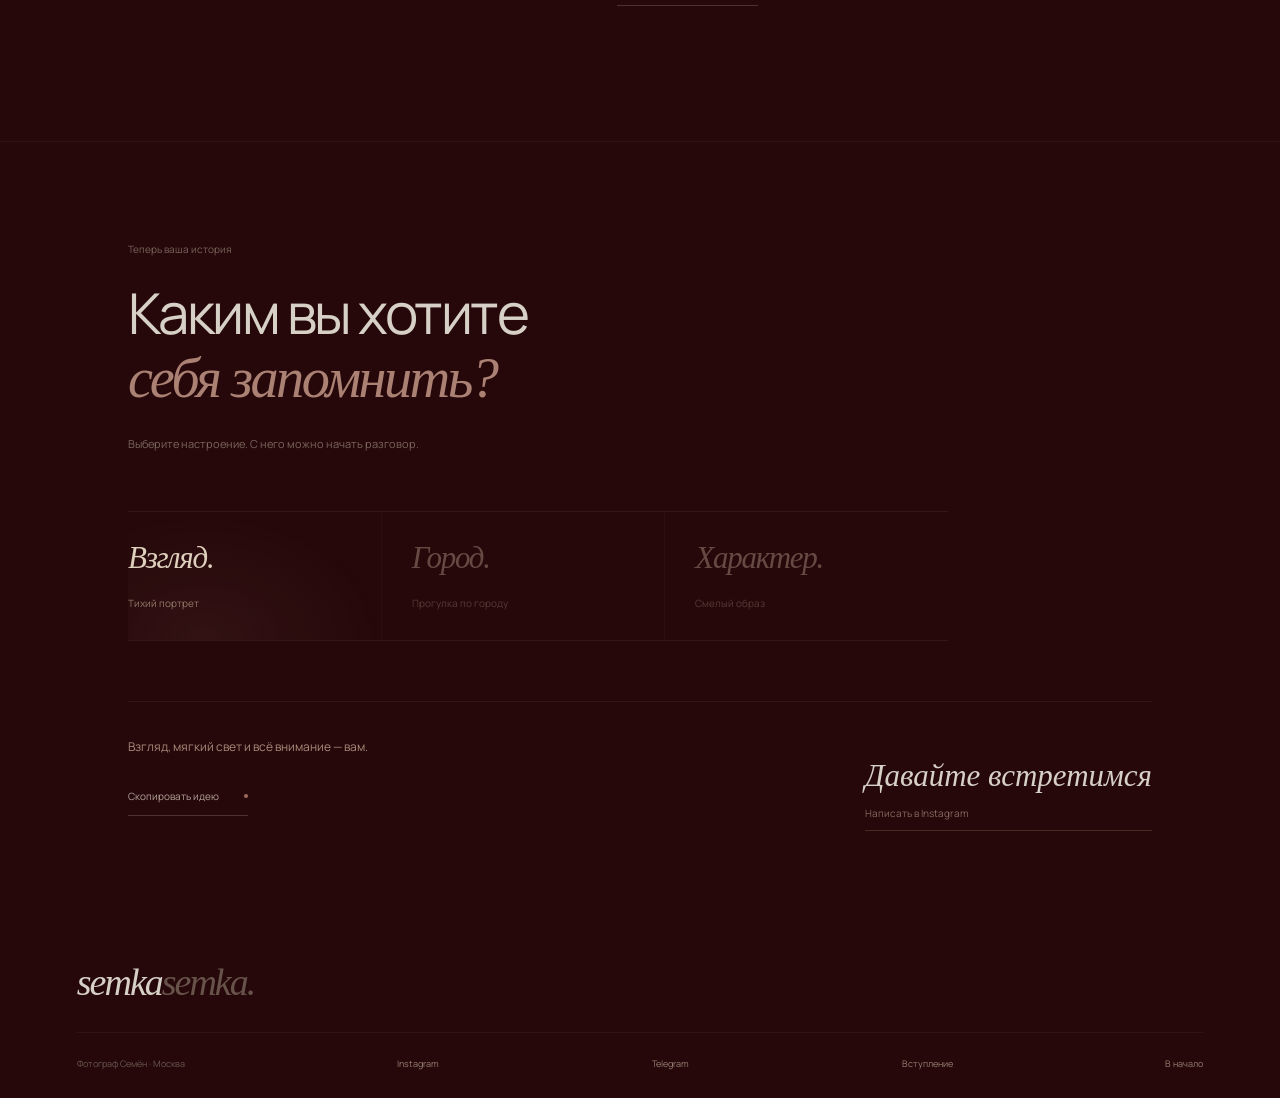
<file: work/semka/index.html>
<!doctype html>
<html lang="ru"><head><meta charset="utf-8"><meta name="viewport" content="width=device-width,initial-scale=1"><meta name="theme-color" content="#101110"><meta name="description" content="Семён — фотограф в Москве. Портреты, люди, случайные встречи. Фотографии из @semkasemka."><title>SEMKA — фотограф Семён</title><link rel="icon" href="favicon.svg" type="image/svg+xml"><link rel="stylesheet" href="fonts.css"><link rel="stylesheet" href="style.css"><script src="app.js" defer></script><script src="ribbon.js" defer></script><script src="ambient.js" defer></script><script src="intro.js" defer></script></head>
<body><canvas id="ambient-canvas" aria-hidden="true"></canvas><div id="entry-intro" class="entry-intro" role="dialog" aria-modal="true" aria-labelledby="intro-title" hidden><canvas id="intro-canvas" aria-hidden="true"></canvas><div class="intro-center"><p>Фотограф Семён</p><h2 id="intro-title">semka<span>.</span></h2><p class="intro-caption">Всё начинается со встречи.</p></div><div class="intro-footer"><span id="intro-status" aria-live="polite">Подготавливаю фотографии</span><button id="intro-skip">Пропустить вступление</button></div><div class="intro-progress" aria-hidden="true"><i></i></div></div><a class="skip" href="#works">Перейти к фотографиям</a><div class="page-progress" aria-hidden="true"></div>
<header class="header"><a class="brand" href="#top" aria-label="Семён — в начало">semka<span class="brand-dot"></span></a><button class="menu-toggle" aria-haspopup="dialog" aria-controls="site-menu">Меню <span aria-hidden="true"><i></i><i></i></span></button></header>
<dialog id="site-menu" aria-label="Навигация"><div class="menu-curtain" aria-hidden="true"><i></i><i></i><i></i><i></i></div><div class="menu-lens" aria-hidden="true"><i></i><i></i><i></i><span>semka.</span></div><div class="menu-top"><span>Семён / фотограф</span><button id="menu-close" aria-label="Закрыть меню">Вернуться <span class="close-icon" aria-hidden="true"></span></button></div><nav><a href="#works">Фотографии<span>Посмотреть ближе</span></a><a href="#about">За кадром<span>О Семёне и его подходе</span></a><a href="#contact">Встретимся?<span>Начать свою историю</span></a></nav><a class="menu-instagram" href="https://www.instagram.com/semkasemka/" target="_blank" rel="noopener">@semkasemka</a></dialog>
<main>
<section class="hero" id="top" aria-labelledby="hero-title">
<div class="ribbon-stage" role="img" aria-label="Объёмная замкнутая лента из портретов Семёна"><canvas id="ribbon-canvas"></canvas></div><div class="hero-scene" aria-hidden="true"><span class="fallback-letter">s.</span></div><div class="hero-shade" aria-hidden="true"></div><div class="grain" aria-hidden="true"></div>
<div class="hero-label"><span>Фотограф Семён</span><span>Москва</span></div>
<div class="hero-content"><h1 id="hero-title"><span class="title-line"><span class="word">Я фотограф.</span></span><span class="title-line"><span class="word"><em>Семён.</em></span></span></h1><div class="hero-side"><p>Снимаю людей в Москве.<br>Портреты, город и живые встречи.</p><a href="#works" class="round-link">Смотреть фотографии<span class="round-ring" aria-hidden="true"></span></a></div></div>
<div class="ribbon-interaction"><button id="scatter-toggle" aria-pressed="false">Прикоснуться к ленте</button><span id="ribbon-hint">Проведите по краю — и он растворится</span></div>
<div class="hero-footer"><span>@semkasemka</span><span class="scroll-hint"><i aria-hidden="true"></i>Листайте — дальше фотографии</span><button class="motion-toggle" aria-pressed="false">Остановить движение</button></div>
</section>
<section id="vision" class="encounter" aria-labelledby="statement-title"><div class="encounter-stage"><figure class="editorial-portrait"><button class="encounter-main" data-index="0" aria-label="Открыть портрет с книгами"><img src="assets/25a9ab93e4919209.jpg" alt="Девушка с книгами на улице" width="360" height="640" loading="lazy"></button><figcaption><span>Тихий момент</span><span>Из портфолио</span></figcaption></figure><div class="encounter-copy"><p class="portrait-note">Между делом</p><h2 id="statement-title">Минута,<br><em>которая остаётся.</em></h2><p class="portrait-description">Иногда для портрета достаточно одного взгляда.<br>Всё остальное — свет, город и вы.</p><button class="underlined" data-index="0">Рассмотреть портрет <span class="small-dot"></span></button></div></div></section>
<section class="work-section" id="works" aria-labelledby="works-title"><div class="work-sticky"><div class="work-heading"><div><h2 id="works-title">Модели в кадре<span>.</span></h2><p>Портреты, городские истории и работа с образом.</p></div><div class="work-tools"><span class="rail-hint">Потяните ленту или используйте кнопки</span><button class="underlined" id="archive-toggle" aria-pressed="false" aria-controls="photo-rail">Все сразу <span class="plus" aria-hidden="true">+</span></button></div></div><div class="gallery-toolbar"><div class="gallery-filters" role="group" aria-label="Тип съёмки"><button data-filter="all" aria-pressed="true">Все кадры <span></span></button><button data-filter="portrait" aria-pressed="false">Портрет <span></span></button><button data-filter="city" aria-pressed="false">В городе <span></span></button><button data-filter="style" aria-pressed="false">Образ <span></span></button></div><div class="gallery-navigation"><span id="gallery-summary" role="status">7 кадров</span><div class="rail-buttons"><button id="rail-prev" aria-label="Предыдущий портрет">Назад</button><span id="rail-counter">1 / 7</span><button id="rail-next" aria-label="Следующий портрет">Дальше</button></div></div></div><div class="rail-window" tabindex="0" aria-label="Фотографии моделей. Листайте вбок, перетаскивайте или используйте кнопки."><div class="photo-rail" id="photo-rail"></div></div><div class="rail-footer"><span>Нажмите на кадр, чтобы рассмотреть</span><div class="rail-progress" aria-hidden="true"><i></i></div></div></div></section>

<section class="about" id="about" aria-labelledby="about-title"><div class="about-photo"><div class="portrait-frame"><img src="assets/259b32e48467d8dc.jpg" alt="Семён, фотограф" width="150" height="150" loading="lazy"></div><span class="handwritten">по другую сторону кадра</span><p>Семён / Москва</p></div><div class="about-text"><h2 id="about-title" class="reveal-lines"><span>Сначала человек.</span><span><em>Потом фотография.</em></span></h2><div class="bio-copy"><p class="bio-paragraph">Я Семён. Снимаю людей в Москве. На моих фотографиях много города — стекла, камня, витрин и случайных прохожих. Но в кадре всегда остаётся кто-то один.</p><p class="bio-paragraph">Мне интересно короткое расстояние между «мы не знакомы» и первым портретом. Взгляд ещё немного настороженный, потом появляется улыбка — и фотография становится живой.</p><p class="bio-paragraph">Этот сайт — маленький архив встреч. Здесь можно поймать настроение, задержаться на одном лице и увидеть себя в другом. А если хочется свою историю — давайте познакомимся.</p></div><details class="approach"><summary>Какой может быть ваша съёмка <span aria-hidden="true">+</span></summary><p>Начать можно с образа, места или настроения. Пришлите пару фотографий, которые вам близки, и расскажите, каким хочется увидеть себя в кадре. Формат и детали обсудим лично.</p></details><a class="underlined" href="https://t.me/semkapr" target="_blank" rel="noopener">Заглянуть в Telegram <span class="small-dot"></span></a></div></section>
<section class="contact" id="contact" aria-labelledby="contact-title"><div class="contact-glow" aria-hidden="true"></div><div class="contact-intro"><p>Теперь ваша история</p><h2 id="contact-title" class="reveal-lines"><span>Каким вы хотите</span><span><em>себя запомнить?</em></span></h2><p class="contact-caption">Выберите настроение. С него можно начать разговор.</p></div><div class="shoot-ideas" aria-label="Выбор настроения съёмки"><button class="idea is-selected" data-mood="0" aria-pressed="true"><span class="idea-word">Взгляд.</span><span>Тихий портрет</span></button><button class="idea" data-mood="1" aria-pressed="false"><span class="idea-word">Город.</span><span>Прогулка по городу</span></button><button class="idea" data-mood="2" aria-pressed="false"><span class="idea-word">Характер.</span><span>Смелый образ</span></button></div><div class="contact-bottom"><div><p id="mood-description" aria-live="polite">Взгляд, мягкий свет и всё внимание — вам.</p><button id="copy-idea" class="underlined">Скопировать идею <span class="small-dot"></span></button><span id="copy-status" role="status"></span></div><a class="contact-message" href="https://www.instagram.com/semkasemka/" target="_blank" rel="noopener">Давайте встретимся<small>Написать в Instagram</small></a></div></section>
</main><footer><a class="footer-brand" href="#top">semka<em>semka.</em></a><div class="footer-links"><span>Фотограф Семён · Москва</span><a href="https://www.instagram.com/semkasemka/" target="_blank" rel="noopener">Instagram</a><a href="https://t.me/semkapr" target="_blank" rel="noopener">Telegram</a><button id="replay-intro">Вступление</button><a href="#top">В начало</a></div></footer>
<div class="photo-cursor" aria-hidden="true">Смотреть</div>
<dialog id="viewer" aria-label="Просмотр фотографий моделей"><div class="viewer-header"><span id="counter" aria-live="polite"></span><span>semkasemka / портфолио</span><button id="viewer-close" aria-label="Закрыть просмотр" autofocus><kbd aria-hidden="true">esc</kbd><span class="close-label">Вернуться</span><span class="close-icon" aria-hidden="true"></span></button></div><div class="viewer-stage"><div class="viewer-photo"><img id="full-image" alt="" draggable="false" decoding="async"></div></div><div class="viewer-footer"><div class="viewer-caption"><strong id="photo-caption"></strong><span id="photo-category"></span></div><div class="viewer-controls"><button id="prev" aria-label="Предыдущий кадр">Назад</button><div id="viewer-index" role="group" aria-label="Выбрать кадр"></div><button id="next" aria-label="Следующий кадр">Дальше</button></div><p id="viewer-help">Клавиши или свайп · Esc — закрыть</p></div></dialog>
</body></html>
</file>
<file: style.css>
:root {
  color-scheme: dark;
  --bg: #191a1c;
  --surface: #232323;
  --line: #393939;
  --text: #f4f4f1;
  --muted: #b9b9b6;
  --accent: #245bd6;
  font-family: Inter, -apple-system, BlinkMacSystemFont, "Segoe UI", sans-serif;
}
* { box-sizing: border-box; }
html { scroll-behavior: smooth; scroll-padding-top: 110px; }
body { margin: 0; background: var(--bg); color: var(--text); }
[hidden] { display: none !important; }
a { color: inherit; text-decoration: none; }
button { font: inherit; color: inherit; cursor: pointer; }
:focus-visible { outline: 2px solid var(--accent); outline-offset: 5px; }
p { margin: 0; line-height: 1.6; }
.shell { width: min(93%, 1440px); margin-inline: auto; }
.masthead { position: sticky; top: 12px; z-index: 4; display: grid; grid-template-columns: 1fr auto 1fr; align-items: center; padding: 10px 14px 10px 23px; margin-top: 12px; border: 1px solid var(--line); background: #141414f5; border-radius: 16px; backdrop-filter: blur(16px); }
.brand { justify-self: start; font-size: 2.15rem; font-weight: 850; letter-spacing: -.1em; line-height: 1; }
.brand span, h2 span { color: var(--accent); }
nav { display: flex; gap: clamp(14px, 3vw, 42px); }
nav a, .footer > a:last-child { color: var(--muted); font-size: .9rem; }
nav a:hover, .footer a:hover { color: var(--accent); }
.masthead > .button { justify-self: end; }
.button { display: inline-flex; align-items: center; justify-content: center; border: 1px solid var(--accent); min-height: 49px; border-radius: 8px; padding: .7em 1.2em; background: var(--accent-solid); color: #ffffff; font-weight: 750; transition: background .22s, color .22s, border-color .22s; }
.button:hover { background: #1d4bb5; }
.button.small { min-height: 40px; font-size: .875rem; }
.outline { background: transparent; color: var(--text); border-color: #6b6b6b; }
.outline:hover { background: var(--text); color: var(--bg); border-color: var(--text); }
.hero {
  display: grid;
  grid-template-columns: minmax(0, 1fr) minmax(0, .83fr);
  align-items: end;
  gap: clamp(24px, 5vw, 76px);
  min-height: min(610px, 82svh);
  margin-top: 12px;
  padding: clamp(24px, 4.6vw, 72px);
  border: 1px solid var(--line);
  border-radius: 20px;
  background: linear-gradient(145deg, #292929, #202020 72%);
}
.mono { font: .875rem ui-monospace, SFMono-Regular, Consolas, monospace; letter-spacing: .035em; }
.identity { margin-top: 34px; font-size: clamp(1.3rem, 2.4vw, 2.2rem); line-height: 1.15; letter-spacing: -.045em; font-weight: 680; }
h1, h2, h3 { margin: 0; }
h1 { font-size: clamp(8rem, 21vw, 21rem); font-weight: 800; letter-spacing: -.105em; line-height: .72; }
h1 span { color: var(--accent); }
.intro { color: var(--muted); max-width: 410px; margin-top: 14px; font-size: clamp(1rem, 1.5vw, 1.12rem); }
.actions { display: flex; flex-wrap: wrap; gap: 10px; margin-top: 24px; }
.hero-preview { width: 100%; padding: 0; text-align: left; align-self: center; display: grid; overflow: hidden; border: 1px solid #484848; border-radius: 13px; background: #141414; transition: border-color .22s; }
.hero-preview:hover { border-color: var(--accent); }
.hero-preview img { display: block; width: 100%; aspect-ratio: 1.23; height: auto; object-fit: cover; }
.hero-preview > span { display: flex; flex-wrap: wrap; justify-content: space-between; align-items: center; gap: 6px 12px; padding: 14px 16px; }
.hero-preview strong { font-size: 1rem; }
.hero-case-action { background: var(--accent-solid); color: #fff; border-radius: 6px; padding: 9px 12px; font-size: .875rem; font-weight: 700; }
.work, .services { padding-top: clamp(55px, 8vw, 115px); }
.section-top { display: flex; flex-wrap: wrap; align-items: end; justify-content: space-between; gap: 20px; margin-bottom: 25px; }
h2 { font-size: clamp(2.4rem, 5.4vw, 5.4rem); letter-spacing: -.075em; line-height: 1; }
.filters { display: flex; flex-wrap: wrap; gap: 7px; }
.filters button { min-height: 40px; background: transparent; border: 1px solid var(--line); border-radius: 25px; padding: 7px 14px; font-size: .875rem; }
.filters button:hover { border-color: var(--accent); }
.filters button[aria-pressed="true"] { color: #ffffff; background: var(--accent-solid); border-color: var(--accent); }
.projects { display: grid; grid-template-columns: 1.22fr 1fr; gap: 15px; }
.project { min-width: 0; }
.case-button { display: block; width: 100%; text-align: left; overflow: hidden; border: 1px solid var(--line); background: var(--surface); padding: 0; border-radius: 16px; transition: border-color .2s; }
.case-button:hover { border-color: var(--accent); }
.case-button img { width: 100%; height: clamp(180px, 28vw, 400px); object-fit: cover; display: block; }
.project-info { display: flex; gap: 14px; align-items: center; justify-content: space-between; padding: 16px 19px; }
.project-info strong { display: block; font-size: clamp(1.4rem, 3vw, 2.25rem); letter-spacing: -.045em; }
.type { display: block; margin-top: 4px; color: var(--muted); font-size: .875rem; }
.open { color: #a4c5ff; font-size: .875rem; flex: none; }
.services { display: grid; grid-template-columns: minmax(0, .9fr) minmax(0, 1.1fr); gap: 28px; }
.service-list { border-top: 1px solid var(--line); }
details { border-bottom: 1px solid var(--line); }
summary { cursor: pointer; list-style: none; display: flex; justify-content: space-between; gap: 12px; align-items: center; padding: 19px 0; font-size: clamp(1.1rem, 2.1vw, 1.6rem); font-weight: 650; }
summary::-webkit-details-marker { display: none; }
summary::after { content: '+'; color: #a4c5ff; font-size: 1.5rem; }
details[open] summary::after { content: '−'; }
details p { padding: 0 32px 20px 0; color: var(--muted); max-width: 580px; }
.about { margin-top: clamp(55px, 8vw, 115px); display: grid; grid-template-columns: 1.4fr 1fr; gap: 30px; padding: clamp(24px, 5vw, 64px); background: #222222; border: 1px solid var(--line); border-radius: 20px; }
.about p { max-width: 400px; margin-top: 18px; color: var(--muted); }
.contact { display: flex; flex-direction: column; align-items: flex-start; justify-content: center; gap: 13px; }
.contact h3 { font-size: clamp(1.3rem, 2.3vw, 2rem); letter-spacing: -.04em; }
.contact .mono { color: var(--muted); }
.footer { display: flex; justify-content: space-between; align-items: center; padding-block: 24px; }
dialog { width: min(780px, 92vw); max-height: 88dvh; padding: 0; border: 1px solid #575757; border-radius: 17px; background: var(--surface); color: var(--text); }
dialog::backdrop { background: #0a0a0acc; backdrop-filter: blur(6px); }
body:has(dialog[open]) { overflow: hidden; }
.dialog-bar { position: sticky; top: 0; display: flex; justify-content: space-between; gap: 10px; align-items: center; z-index: 1; background: var(--surface); padding: 12px 16px; }
.dialog-bar .mono { color: var(--muted); }
.dialog-image { display: block; width: 100%; aspect-ratio: 2.1; object-fit: cover; }
.dialog-body { padding: clamp(18px, 4vw, 42px); }
.dialog-body p { margin-block: 16px 22px; color: var(--muted); }
.dialog-body li { margin-block: 8px; }
.sr-only { position: absolute; clip-path: inset(50%); overflow: hidden; width: 1px; height: 1px; white-space: nowrap; }
@media (max-width: 720px) {
  .masthead { grid-template-columns: 1fr auto; row-gap: 12px; padding: 10px 12px; }
  .masthead nav { grid-row: 2; grid-column: 1 / -1; padding: 6px 1px 2px; justify-content: space-between; border-top: 1px solid var(--line); }
  .hero { grid-template-columns: 1fr; min-height: 0; padding-top: 42px; gap: 27px; }
  h1 { font-size: clamp(6rem, 27vw, 11rem); }
  .identity { margin-top: 24px; }
  .hero-preview img { aspect-ratio: 1.75; }
  .projects, .services, .about { grid-template-columns: 1fr; }
  .case-button img { height: auto; aspect-ratio: 1.65; }
  .project-info { padding: 12px; flex-wrap: wrap; column-gap: 8px; }
  .open { white-space: normal; }
}
@media (prefers-reduced-motion: reduce) {
  *, *::before, *::after { scroll-behavior: auto !important; transition: none !important; animation: none !important; }
}
.catalog-tools { display: flex; flex-wrap: wrap; align-items: end; gap: 14px; padding: 15px; background: var(--surface); border: 1px solid var(--line); border-radius: 12px; }
.catalog-tools > label { display: grid; gap: 6px; color: var(--muted); font-size: .875rem; }
.catalog-tools > label:first-child { flex: 1 1 230px; }
.catalog-tools input[type="search"], .catalog-tools select { width: 100%; min-height: 42px; border: 1px solid #595959; border-radius: 7px; background: #181818; color: var(--text); font: inherit; padding: 8px 12px; }
.view-switch { display: flex; flex-wrap: wrap; align-items: center; gap: 8px 13px; margin: 0; min-width: 0; padding: 5px 10px 8px; border: 1px solid #595959; border-radius: 7px; }
.view-switch legend, .view-switch label, .results { font-size: .875rem; color: var(--muted); }
.view-switch input { accent-color: var(--accent); }
.results { margin: 10px 0 14px; }
.list-header, .list-view .project-info { display: grid; grid-template-columns: minmax(0, 1.1fr) minmax(0, 1fr) auto; gap: 12px; align-items: center; }
.list-header { color: var(--muted); padding: 10px 16px; font-size: .875rem; }
.list-view { grid-template-columns: 1fr; gap: 6px; }
.list-view .case-button img { display: none; }
.list-view .project-info > span:first-child { display: contents; }
.list-view .project-info strong { font-size: 1.2rem; letter-spacing: -.02em; overflow-wrap: anywhere; }
.list-view .type { margin: 0; }
.process { padding-top: clamp(55px, 8vw, 115px); }
.steps { list-style: none; display: grid; grid-template-columns: repeat(4, minmax(0, 1fr)); gap: 12px; margin: 26px 0 38px; padding: 0; }
.steps li { padding: 18px; border-top: 2px solid var(--accent); background: var(--surface); border-radius: 0 0 10px 10px; }
.steps p { color: var(--muted); margin-top: 8px; }
.faq-title { margin-bottom: 12px; font-size: 1.4rem; }
.case-nav { display: flex; justify-content: space-between; flex-wrap: wrap; margin-top: 25px; gap: 10px; }
.case-nav button:disabled { opacity: .45; cursor: default; pointer-events: none; }
@media (max-width: 720px) {
  .steps { grid-template-columns: repeat(2, minmax(0, 1fr)); }
  .list-header, .list-view .project-info { grid-template-columns: minmax(0, 1fr) auto; }
  .list-header span:nth-child(2) { display: none; }
  .list-view .type { grid-column: 1; grid-row: 2; }
  .list-view .open { grid-column: 2; grid-row: 1 / 3; }
}
.hero { grid-template-columns: minmax(0, 1fr) minmax(0, .72fr); align-items: start; row-gap: 26px; }
.hero h1 { grid-column: 1 / -1; font-size: clamp(7rem, 29vw, 25rem); line-height: .72; letter-spacing: -.075em; margin: 0 0 .07em -.045em; }
.hero .identity { margin-top: 0; font-size: clamp(1.5rem, 3.4vw, 3rem); }
.hero-preview { align-self: start; }
.hero-preview img { aspect-ratio: 2.35; }
#case-dialog {
  position: fixed;
  inset: 0;
  width: 100%;
  height: 100dvh;
  max-width: none;
  max-height: none;
  margin: 0;
  border: 0;
  border-radius: 0;
  overflow-x: clip;
  overscroll-behavior: contain;
}
.dialog-controls { position: sticky; top: 0; z-index: 2; background: var(--surface); border-bottom: 1px solid var(--line); }
.dialog-bar, .case-nav, .case-tabs { padding-inline: max(16px, calc((100% - 1240px) / 2)); }
.dialog-bar .mono { display: block; margin-top: 4px; }
.dialog-body { max-width: 1240px; margin-inline: auto; }
.case-content { min-height: 0; }
.case-burn {
  position: fixed;
  z-index: 5;
  inset: 0;
  pointer-events: none;
  filter: drop-shadow(-5px 0 6px #266cff) drop-shadow(-11px 0 26px #266cffa0);
}
.case-burn.reverse { scale: -1 1; }
.case-burn > div {
  position: absolute;
  inset: 0 -10vw;
  background: #111215;
  --edge: 0 0, 1.8% 4%, 1.3% 9%, 3.3% 15%, 2.5% 20%, 5% 27%, 4.5% 31%, 6% 37%, 4.8% 42%, 5.6% 47%, 3.9% 54%, 4.4% 58%, 2.9% 64%, 4.1% 70%, 2.7% 75%, 3.2% 81%, 1.3% 88%, 1.8% 93%, 0 100%;
  clip-path: polygon(var(--edge), 100% 100%, 100% 0);
}
.case-burn > div::after {
  content: '';
  position: absolute;
  inset: 0 0 0 4px;
  background: #111215;
  clip-path: inherit;
}
.case-burn > div::before {
  content: '';
  position: absolute;
  inset: 0;
  background: linear-gradient(180deg, #b7d5ff, #f7fbff 35%, #72aaff 65%, #f7fbff 83%, #8cb8ff);
}
.menu-toggle { display: none; }
@media (max-width: 720px) {
  html { scroll-padding-top: 92px; }
  .masthead.has-menu { grid-template-columns: 1fr auto auto; gap: 8px; }
  .masthead.has-menu .menu-toggle { display: inline-flex; }
  .masthead.has-menu > .button { min-height: 44px; }
  .masthead.has-menu nav {
    display: none;
    position: absolute;
    inset: calc(100% + 6px) 0 auto;
    padding: 8px;
    border: 1px solid var(--line);
    border-radius: 12px;
    background: #191a1c;
    box-shadow: 0 12px 35px #0008;
  }
  .masthead.has-menu.menu-open nav { display: grid; gap: 2px; }
  .masthead nav a { display: flex; align-items: center; min-height: 44px; padding: 8px 12px; }
  .masthead nav a[aria-current] { background: #252c3e; border-radius: 6px; }
  .case-nav button { min-height: 44px; }
}

.dialog-image { max-height: 52dvh; }
.case-tabs { display: flex; flex-wrap: wrap; gap: 8px; padding: 8px 16px 13px; }
.case-tabs button { background: #181818; border: 1px solid var(--line); border-radius: 8px; padding: 9px 13px; }
.case-tabs button[aria-pressed="true"] { background: var(--accent-solid); border-color: var(--accent); color: #fff; }
#case-frame { display: block; width: 100%; height: 68dvh; border: 0; background: #151515; }
.case-nav { padding: 12px 16px; margin: 0; border-top: 1px solid var(--line); }
@media (max-width: 720px) {
  .hero { grid-template-columns: 1fr; }
  .hero h1 { font-size: clamp(4.9rem, 31vw, 14rem); }
  .hero-preview img { aspect-ratio: 1.85; }
}
.masthead nav a[aria-current] { color: #a4c5ff; text-decoration: underline; text-underline-offset: 7px; text-decoration-thickness: 2px; }
.resume-link { color: #a4c5ff; text-decoration: underline; text-underline-offset: 4px; }
@media (prefers-reduced-motion: no-preference) {
  .reveal { opacity: 0; transform: translateY(26px); transition: opacity .68s ease, transform .74s cubic-bezier(.2,.65,.25,1); }
  .reveal.revealed, .reveal:focus-within { opacity: 1; transform: none; }
  .project:nth-child(even), .steps li:nth-child(even) { transition-delay: .09s; }
}

/* Portfolio cover */
.brand { font-size: 1.35rem; letter-spacing: -.065em; }
.hero {
  grid-template-columns: minmax(0, .94fr) minmax(0, 1.06fr);
  align-items: stretch;
  min-height: min(730px, calc(100svh - 100px));
  gap: 0;
  padding: 0;
  overflow: hidden;
  background: #242527;
}
.hero-content {
  display: flex;
  flex-direction: column;
  justify-content: center;
  align-items: flex-start;
  padding: clamp(28px, 4vw, 68px);
}
.hero .identity {
  color: #ced0d6;
  font-size: clamp(.875rem, 1.45vw, 1.2rem);
  font-weight: 550;
  letter-spacing: 0;
}
.hero h1 {
  font-size: clamp(5.5rem, 16vw, 16rem);
  line-height: .78;
  margin: .21em 0 .19em -.048em;
  letter-spacing: -.085em;
}
.hero-line {
  font-size: clamp(1.45rem, 3vw, 3.1rem);
  line-height: 1.04;
  letter-spacing: -.055em;
  font-weight: 690;
}
.hero .actions { margin-top: clamp(22px, 3vw, 40px); }
.hero-preview {
  position: relative;
  align-self: stretch;
  min-height: 340px;
  border: 0;
  border-left: 1px solid var(--line);
  border-radius: 0;
  isolation: isolate;
  background: #181818;
}
.hero-preview img { position: absolute; inset: 0; height: 100%; aspect-ratio: auto; transition: transform .7s ease; }
.hero-preview:hover img { transform: scale(1.035); }
.hero-preview > .hero-preview-caption {
  position: absolute;
  inset: auto 0 0;
  padding: 72px clamp(16px, 3vw, 40px) 23px;
  background: linear-gradient(transparent, #0e0f12f5);
}
.hero-preview strong { font-size: clamp(1.2rem, 2.3vw, 2.2rem); letter-spacing: -.045em; }
.hero-preview .type { color: #e0e0e0; }
.hero-case-action { background: #fff; color: #17181a; }
.hero-preview:focus-visible { outline-offset: -5px; }
.section-top { border-bottom: 1px solid var(--line); padding-bottom: 20px; }
.case-button img { transition: filter .35s ease; }
.case-button:hover img { filter: brightness(1.1); }

/* Each preview fills the space below the case controls and scrolls on its own. */
#case-dialog[open] { display: flex; flex-direction: column; }
.dialog-controls { display: grid; grid-template-columns: minmax(0, 1fr) auto auto; align-items: center; gap: 8px 16px; padding: 10px max(16px, calc((100vw - 1440px) / 2)); }
.dialog-bar { display: contents; }
.dialog-bar > div { grid-column: 1; grid-row: 1; min-width: 0; }
.dialog-bar form { grid-column: 3; grid-row: 1; }
.case-nav { grid-column: 2; grid-row: 1; justify-content: flex-start; padding: 0; border: 0; }
.case-tabs { grid-column: 1 / -1; grid-row: 2; padding: 0; }
.case-content { flex: 1 1 auto; overflow: auto; overscroll-behavior: contain; }
#case-frame { height: 100%; }
.case-nav button, .case-tabs button { min-height: 40px; }
@media (max-width: 720px) {
  .hero { grid-template-columns: minmax(0, 1fr); min-height: 0; }
  .hero-content { padding: 30px 21px; }
  .hero h1 { font-size: clamp(5rem, 29vw, 11.5rem); }
  .hero-preview { min-height: clamp(225px, 58vw, 375px); border-left: 0; border-top: 1px solid var(--line); }
  .dialog-controls { grid-template-columns: minmax(0, 1fr) auto; padding: 8px 10px; gap: 7px 8px; }
  .dialog-bar form { grid-column: 2; }
  .case-nav { grid-column: 2; grid-row: 2; justify-content: end; gap: 5px; }
  .case-tabs { grid-column: 1; gap: 4px; }
  .case-tabs button, .case-nav button { padding-inline: 6px; font-size: .875rem; }
  .dialog-bar .mono { font-size: .78rem; }
}
@media (max-width: 350px) {
  .case-tabs, .case-nav { grid-column: 1 / -1; }
  .case-nav { grid-row: 3; }
}

/* Cover and project stack */
.hero {
  position: relative;
  grid-template-columns: minmax(0, .85fr) minmax(0, 1.15fr);
  isolation: isolate;
  background: radial-gradient(ellipse at 76% 45%, #18356a 0, #20283a 32%, #1e1f23 66%);
}
.hero-content { position: relative; z-index: 1; padding-right: 0; }
.hero h1 { font-size: clamp(5rem, 13vw, 13rem); }
.hero-art {
  position: relative;
  display: grid;
  align-content: center;
  min-width: 0;
  padding: clamp(62px, 7vw, 112px) clamp(4px, 2vw, 32px) clamp(42px, 6vw, 88px);
}
.catalog-settings { margin-bottom: 18px; }
.catalog-settings summary { font-size: .95rem; padding: 12px 0; color: var(--muted); }
.catalog-settings .catalog-tools { margin-bottom: 12px; }
.section-top { margin-bottom: 0; }
.work-gallery.has-stack {
  display: grid;
  grid-template-columns: minmax(0, 1.5fr) minmax(0, 1fr);
  align-items: center;
  gap: clamp(24px, 7vw, 106px);
  padding: clamp(24px, 5vw, 76px);
  border: 1px solid var(--line);
  border-radius: 20px;
  background: radial-gradient(ellipse at 11% 20%, #25344b, #21242b 65%);
}
.has-stack .projects { display: grid; position: relative; isolation: isolate; grid-template-columns: 1fr; margin: 14px 30px 34px 0; }
.has-stack .project { grid-area: 1 / 1; z-index: calc(4 - var(--position)); transform: translate(calc(var(--position) * 9px), calc(var(--position) * 9px)) rotate(calc(var(--position) * 2deg)); transition: transform .48s cubic-bezier(.2,.7,.25,1); }
.has-stack .project:not([data-current]) { pointer-events: none; }
.has-stack .case-button { border-color: #667080; box-shadow: 0 15px 36px #0b0f19a0; border-radius: 10px; }
.has-stack .case-button img { height: auto; aspect-ratio: 1.38; }
.has-stack .project-info { display: none; }
.has-stack .case-button { min-height: 44px; }
.gallery-copy h3 { font-size: clamp(2rem, 4vw, 4.5rem); letter-spacing: -.07em; line-height: 1; overflow-wrap: anywhere; margin-block: 11px 16px; }
.gallery-copy p { color: var(--muted); }
#gallery-open { margin-top: 25px; }
.gallery-nav { display: flex; flex-wrap: wrap; gap: 8px; margin-top: 15px; }
.gallery-nav button:disabled { opacity: .55; cursor: default; }
.about { background: radial-gradient(ellipse at 84% 70%, #203665, #24262e 68%); }
@media (max-width: 820px) {
  .hero { min-height: 0; }
}
@media (max-width: 720px) {
  .hero { grid-template-columns: minmax(0, 1fr); }
  .hero-content { padding: 30px 21px 4px; }
  .hero h1 { font-size: clamp(5rem, 25vw, 10rem); }
  .work-gallery.has-stack { grid-template-columns: 1fr; gap: 5px; }
  .has-stack .projects { margin-top: 0; }
}
.has-stack .projects { touch-action: pan-y; }

/* White portfolio surfaces with a single cobalt accent. */
/* Night palette and static star field */
:root {
  --bg: #08090b;
  --surface: #111318;
  --surface-raised: #181d27;
  --line: #333b4a;
  --text: #f4f6fb;
  --muted: #aeb9cc;
  --accent: #7cafff;
  --accent-solid: #204fc3;
  --stars:
    radial-gradient(1px 1px at 14% 18%, #f0f5ffb0 99%, transparent),
    radial-gradient(1px 1px at 67% 69%, #e2edff99 99%, transparent),
    radial-gradient(1px 1px at 36% 83%, #bdd7ff73 99%, transparent),
    radial-gradient(1px 1px at 79% 12%, #ffffff80 99%, transparent),
    radial-gradient(1.5px 1.5px at 22% 57%, #a3c2ffb8 99%, transparent),
    radial-gradient(1px 1px at 89% 43%, #ffffff80 99%, transparent),
    radial-gradient(1px 1px at 49% 32%, #e2edff80 99%, transparent),
    radial-gradient(1px 1px at 5% 91%, #bbd2ff80 99%, transparent);
  --stars-size: 277px 223px, 347px 267px, 419px 311px, 383px 287px, 523px 409px, 613px 523px, 479px 367px, 659px 473px;
}
body {
  background-image: var(--stars);
  background-size: var(--stars-size);
}
.masthead { background: #08090be8; }
.masthead::after {
  content: ''; position: absolute; bottom: 0; left: 15px; right: 15px; height: 2px; border-radius: 2px;
  background: var(--accent); transform: scaleX(var(--reading-progress, 0)); transform-origin: left;
  pointer-events: none;
}
.masthead nav a[aria-current] { color: var(--accent); }
.outline { border-color: #52617a; }
.outline:hover { color: white; background: var(--accent-solid); border-color: var(--accent); }
.hero {
  min-height: clamp(460px, 78svh, 870px);
  background: transparent;
}
.hero-content { padding-left: clamp(24px, 5vw, 86px); }
.hero h1 { color: var(--text); font-size: clamp(5.5rem, 15vw, 16rem); }
.hero .identity { color: var(--muted); }
.hero-art { background: transparent; }
.section-top h2 { color: var(--accent); }
.work-gallery.has-stack {
  grid-template-columns: minmax(0, 1.65fr) minmax(0, .85fr);
  background: var(--surface);
  gap: clamp(22px, 6vw, 100px);
}
.has-stack .case-button { border-color: #45546f; box-shadow: none; background: #1a263b; }
.has-stack .case-button img { visibility: hidden; }
.has-stack .project[data-current] { z-index: 6; }
.has-stack .project[data-current] .case-button { background: transparent; border-color: transparent; }
.has-stack .project[data-current] .case-button:focus-visible { outline-offset: 6px; }
.has-stack .project:nth-of-type(even):not([data-current]) .case-button { background: #22314c; }
.gallery-screen {
  display: grid; grid-area: 1 / 1; z-index: 5;
  min-width: 0; grid-template-rows: 33px minmax(0, 1fr); overflow: hidden;
  border: 1px solid var(--line); border-radius: 11px;
  background: var(--surface); box-shadow: 0 18px 36px #0008; pointer-events: none;
}
.screen-bar { display: grid; place-items: center; background: var(--surface-raised); color: var(--text); border-bottom: 1px solid var(--line); font-size: .78rem; font-weight: 700; }
.screen-viewport { position: relative; overflow: hidden; background: var(--surface); }
#gallery-frame { position: absolute; inset: 0; width: 1120px; height: 770px; border: 0; transform: scale(var(--frame-scale, 0)); transform-origin: top left; }
.catalog-tools input[type="search"], .catalog-tools select, .case-tabs button { background: var(--surface-raised); border-color: var(--line); color: var(--text); }
.view-switch { border-color: var(--line); }
.case-tabs button[aria-pressed="true"] { color: white; }
summary::after, .open { color: var(--accent); }
.about { background: linear-gradient(135deg, #111318, #121c30); border-color: var(--line); }
.about p, .contact .mono { color: #e3ecff; }
.about .button { background: var(--accent-solid); }
.portfolio-bridge { position: relative; height: 86svh; margin-block: 28px 0; }
.bridge-stage { position: sticky; top: 0; display: grid; overflow: hidden; height: min(78svh, 760px); isolation: isolate; background: var(--bg); }
.bridge-base, .bridge-mask { position: absolute; inset: 0; }
.bridge-base { display: grid; place-items: center; background-image: var(--stars), radial-gradient(ellipse at center, #111c34, var(--bg) 76%); background-size: var(--stars-size), 100% 100%; }
.bridge-base span { color: #184bd8; font-size: clamp(4rem, 19vw, 18rem); font-weight: 850; letter-spacing: -.095em; }
.bridge-mask {
  transform: translateX(calc(138% * var(--burn-progress, 0) - 15%));
  filter: drop-shadow(-4px 0 5px #95d5ff) drop-shadow(-12px 0 23px #1360ff);
}
.bridge-sheet {
  position: absolute; inset: 0 -30vw 0 -36vw;
  overflow: hidden; background: #142c63;
  --tear: polygon(29% 0, 27% 9%, 26% 17%, 23% 23%, 23% 31%, 20% 40%, 19% 48%, 16% 54%, 15% 65%, 12% 72%, 11% 81%, 7% 90%, 5% 100%, 100% 100%, 100% 0);
  clip-path: var(--tear);
  background: linear-gradient(160deg, #91c5ff, #fff 36%, #58a1ff 64%, #fff 82%, #6babff);
}
.bridge-surface { position: absolute; inset: 0 0 0 6px; background: #142c63; clip-path: var(--tear); }
.bridge-tiles {
  display: grid; grid-template-columns: repeat(2, 1fr); gap: 16px; width: 88%; height: 120%;
  transform: translate(12%, -9%) rotate(12deg);
}
.bridge-tile { overflow: hidden; display: grid; position: relative; place-items: center; background: #08182e; }
.bridge-tile img { position: absolute; width: 100%; height: 100%; object-fit: cover; opacity: .64; filter: saturate(.65); }
.bridge-tile span { position: relative; color: white; font-size: clamp(1.2rem, 4.8vw, 5rem); font-weight: 800; letter-spacing: -.07em; text-shadow: 0 2px 16px #061733; }
.case-burn > div, .case-burn > div::after { background: #0d1526; }
@media (max-width: 720px) {
  .hero { min-height: 0; }
  .hero h1 { font-size: clamp(5rem, 25vw, 10rem); }
  .masthead.has-menu nav { background: var(--surface); box-shadow: 0 12px 35px #0008; }
  .masthead nav a[aria-current] { background: var(--surface-raised); }
  .work-gallery.has-stack { grid-template-columns: minmax(0, 1fr); gap: 0; }
  .portfolio-bridge { height: 65svh; }
  .bridge-stage { height: 57svh; }
  .bridge-tiles { width: 115%; }
}
@media (prefers-reduced-motion: reduce) {
  .portfolio-bridge { display: none; }
}


.hero-sky { position: absolute; inset: 0; width: 100%; height: 100%; pointer-events: none; }
.hero h1 span { display: inline-block; color: inherit; }
.hero-line span { display: block; }
@media (prefers-reduced-motion: no-preference) {
  .hero-enter h1 span {
    animation: hero-letter .82s cubic-bezier(.16,.76,.25,1) both;
    animation-delay: calc(180ms + var(--letter-delay, 0ms));
  }
  .hero-enter h1 span:nth-child(2) { --letter-delay: 65ms; }
  .hero-enter h1 span:nth-child(3) { --letter-delay: 130ms; }
  .hero-enter h1 span:nth-child(4) { --letter-delay: 195ms; }
  .hero-enter :is(.identity, .hero-line span, .actions a) {
    animation: hero-rise .68s cubic-bezier(.16,.76,.25,1) both;
  }
  .hero-enter .identity { animation-delay: .16s; }
  .hero-enter .hero-line span { animation-delay: .43s; }
  .hero-enter .hero-line span + span { animation-delay: .51s; }
  .hero-enter .actions a { animation-delay: .62s; }
  .hero-enter .actions a + a { animation-delay: .7s; }
  .hero-enter .launch-stage { animation: hero-art-in 1.25s cubic-bezier(.18,.7,.25,1) .13s both; }
  .hero-enter .hero-sky { animation: hero-sky-in 1.35s ease-out .18s both; }
  @keyframes hero-letter {
    from { clip-path: inset(100% -10% 0); translate: 0 .24em; opacity: .12; }
    to { clip-path: inset(0 -10% -10%); translate: 0 0; opacity: 1; }
  }
  @keyframes hero-rise {
    from { opacity: 0; translate: 0 17px; }
    to { opacity: 1; translate: 0 0; }
  }
  @keyframes hero-art-in {
    from { opacity: 0; scale: .94; }
    to { opacity: 1; scale: 1; }
  }
  @keyframes hero-sky-in {
    from { opacity: 0; scale: 1.07; }
    to { opacity: 1; scale: 1; }
  }
}

.work-gallery.has-stack {
  grid-template-columns: minmax(0, 1fr);
  gap: clamp(12px, 2vw, 28px);
  padding: clamp(16px, 3.6vw, 52px);
}
.gallery-selector p { margin-bottom: 12px; color: var(--muted); }
#gallery-projects { display: flex; flex-wrap: wrap; gap: 8px; }
#gallery-projects button[aria-pressed="true"] { background: var(--accent-solid); border-color: var(--accent); color: white; }
.has-stack .projects { width: min(calc(100% - 26px), 1080px); margin: 0 auto 18px; }
.has-stack .case-button img { aspect-ratio: 1.52; }
.gallery-nav { justify-content: space-between; margin: 0; }
.gallery-nav button { min-width: min(140px, 47%); background: var(--surface); }
.gallery-nav button:hover { background: var(--accent-solid); }
.gallery-details { display: flex; align-items: end; justify-content: space-between; flex-wrap: wrap; gap: 14px; border-top: 1px solid var(--line); padding-top: 20px; }
.gallery-copy { max-width: 65ch; }
.gallery-copy h3 { margin-block: 6px 10px; }
#gallery-open { margin: 0; }
@media (max-width: 520px) {
  #gallery-projects { display: grid; grid-template-columns: repeat(2, minmax(0, 1fr)); }
  #gallery-projects button { font-size: .9rem; padding-inline: 5px; }
  .gallery-nav button { font-size: .9rem; }
  #gallery-open { width: 100%; }
}

/* Softer surfaces and rounded controls across the portfolio. */
.masthead.has-menu nav { border-radius: 10px; }
.masthead::after { left: 24px; right: 24px; }
.button, .filters button, .case-tabs button { border-radius: 8px; }
.about { border-radius: 10px; }
.gallery-screen, .has-stack .case-button { border-radius: 8px; }
.catalog-tools, .case-button, .steps li { border-radius: 8px; }
.service-list summary { border-radius: 8px; }
@media (prefers-reduced-motion: no-preference) {
  .bridge-tiles {
    transform: translate(calc(12% - 10% * var(--burn-progress, 0)), calc(-9% + 12% * var(--burn-progress, 0))) rotate(12deg);
  }
}

/* Project reel */
.site-intro {
  position: fixed; inset: 0; z-index: 20; isolation: isolate;
  display: grid; place-items: center; overflow: hidden;
  background: #061029; color: white;
}
body:has(.site-intro:not([hidden])) { overflow: hidden; }
.intro-reel, .intro-shot { position: absolute; inset: 0; }
.intro-shot {
  overflow: hidden; opacity: 0;
  animation: reel-cut 1100ms ease-out calc(var(--shot-index) * 1100ms) forwards;
}
.intro-shot img {
  width: 100%; height: 100%; object-fit: cover;
  filter: saturate(.8);
  animation: reel-camera 1100ms ease-out calc(var(--shot-index) * 1100ms) both;
}
.intro-shot:nth-child(even) img { animation-direction: reverse; }
.intro-shot::after {
  content: ''; position: absolute; inset: 0;
  background: linear-gradient(0deg, #030b20ec, transparent 38%), radial-gradient(ellipse, #0717356b, #06163834 70%, #06163890);
}
.intro-shot > span {
  position: absolute; z-index: 1; inset: auto auto max(88px, 13%) clamp(20px, 6vw, 100px);
  font-weight: 700; font-size: clamp(1.15rem, 3.7vw, 3rem); letter-spacing: -.045em;
}
.intro-mark {
  z-index: 1; font-size: clamp(5.25rem, 22vw, 20rem); font-weight: 850;
  line-height: .85; letter-spacing: -.09em; padding-inline-end: .085em;
  text-shadow: 0 8px 75px #030d30a8;
  animation: reel-mark .72s cubic-bezier(.2,.7,.23,1) both;
}
.intro-controls {
  position: absolute; z-index: 2; inset: auto clamp(20px, 6vw, 100px) max(16px, env(safe-area-inset-bottom));
  display: grid; grid-template-columns: 1fr auto; justify-items: start; gap: 8px 12px;
}
.intro-controls button {
  min-height: 44px; padding: 8px 15px; border-radius: 999px;
  color: white; background: #06112edf; border: 1px solid #c3d4ff80;
}
.intro-controls button:is(:hover, :focus-visible) { background: #1748cb; }
.intro-track { grid-column: 1 / -1; width: 100%; height: 3px; background: #a5c2ff61; }
.intro-track > div { height: 100%; background: #7cb8ff; transform-origin: left; }
.intro-paused :is(.intro-shot, .intro-shot img, .intro-mark) { animation-play-state: paused; }
.site-intro.intro-exit { animation: reel-exit 740ms cubic-bezier(.65,.02,.22,1) both; }
@keyframes reel-cut { from { opacity: 0; } 12%, to { opacity: 1; } }
@keyframes reel-camera { from { transform: scale(1.16) translateX(2%); } to { transform: scale(1.03); } }
@keyframes reel-mark { from { opacity: 0; transform: translateY(.14em); } to { opacity: 1; transform: none; } }
@keyframes reel-exit {
  from { clip-path: inset(0); }
  to { clip-path: inset(0 0 100%); }
}

.project-wall { padding-block-end: clamp(38px, 7vw, 96px); }
.wall-heading { display: grid; gap: 12px; margin-block-end: clamp(28px, 5vw, 58px); }
.wall-heading h2 { color: var(--accent); }
.wall-heading p { margin: 0; color: var(--muted); }
.wall-cards { display: grid; grid-template-columns: repeat(12, minmax(0, 1fr)); gap: clamp(12px, 2vw, 28px); align-items: start; }
.wall-card {
  position: relative; isolation: isolate; display: grid; width: 100%;
  aspect-ratio: 16 / 10; padding: 0; overflow: hidden;
  text-align: left; background: #0b1b3a; color: white;
  border: 0; border-radius: 6px;
}
.wall-card:nth-child(1) { grid-column: 1 / 7; }
.wall-card:nth-child(2) { grid-column: 8 / 13; margin-top: 7%; }
.wall-card:nth-child(3) { grid-column: 2 / 7; }
.wall-card:nth-child(4) { grid-column: 7 / 13; }
.wall-card img {
  position: absolute; inset: 0; width: 100%; height: 100%; object-fit: cover;
  transform: scale(1.08); transition: transform .6s cubic-bezier(.2,.65,.25,1);
}
.wall-card .project-info {
  position: relative; align-self: end; width: 100%; padding: clamp(12px, 2.5vw, 30px);
  background: linear-gradient(transparent, #06132bf0 65%); border: 0;
}
.wall-card strong { font-size: clamp(1.1rem, 3vw, 2.6rem); line-height: 1.05; letter-spacing: -.045em; }
.wall-card .type { color: #e2ecff; margin-top: 5px; }
.wall-card:is(:hover, :focus-visible) img { transform: scale(1.01); }
@media (min-width: 761px) and (prefers-reduced-motion: no-preference) {
  .wall-card:nth-child(even) { translate: 0 var(--wall-drift, 0px); }
}
@media (max-width: 760px) {
  .wall-cards { grid-template-columns: repeat(2, minmax(0, 1fr)); }
  .wall-cards .wall-card { grid-column: auto; margin: 0; }
}
@media (max-width: 480px) { .wall-cards { grid-template-columns: 1fr; } }
@media (prefers-reduced-motion: reduce) {
  .site-intro, .wall-card img { animation: none; transition: none; }
}

.masthead { display: flex; justify-content: space-between; padding-inline: clamp(14px, 2.6vw, 37px); }
.masthead-actions { display: flex; align-items: center; gap: clamp(12px, 3vw, 34px); }
.header-contact { color: var(--accent); font-weight: 650; font-size: .92rem; }
.portfolio-menu-toggle { gap: 12px; }
.portfolio-menu-toggle span { width: 16px; height: 8px; border-block: 1px solid currentColor; }
#portfolio-menu {
  position: fixed;
  inset: 0;
  margin: 0;
  width: 100%;
  height: 100dvh;
  max-width: none;
  max-height: none;
  border: 0;
  border-radius: 0;
  padding: clamp(18px, 4.8vw, 70px);
  overflow: auto;
  overscroll-behavior: contain;
  background: var(--stars), radial-gradient(ellipse at 87% 82%, #172641, #090b10 68%);
  background-size: var(--stars-size), 100% 100%;
}
#portfolio-menu[open] { display: grid; }
#portfolio-menu::backdrop { background: transparent; }
.portfolio-menu-panel {
  width: min(100%, 1180px);
  margin: auto;
  display: grid;
  gap: clamp(26px, 5vh, 62px);
}
.portfolio-menu-top, .portfolio-menu-identity {
  display: flex;
  align-items: center;
  gap: 12px;
}
.portfolio-menu-top { justify-content: space-between; }
.portfolio-menu-identity > span:last-child { color: var(--muted); font-size: .9rem; }
.portfolio-menu-top .brand { color: var(--accent); font-size: clamp(1.6rem, 3vw, 2.6rem); }
.portfolio-menu-top button { min-height: 44px; white-space: nowrap; }
.portfolio-menu-body {
  display: grid;
  grid-template-columns: minmax(0, 1.26fr) minmax(0, 1fr);
  gap: clamp(25px, 5vw, 84px);
  align-items: start;
}
#site-nav { display: grid; gap: 0; }
#site-nav a {
  display: grid;
  gap: 7px;
  padding: clamp(10px, 2.2vh, 22px) 2px;
  border-top: 1px solid var(--line);
  color: var(--text);
}
#site-nav a:last-child { border-bottom: 1px solid var(--line); }
#site-nav a strong {
  font-size: clamp(1.78rem, 4.3vw, 4rem);
  line-height: 1.08;
  letter-spacing: -.055em;
  transition: color .25s ease;
}
#site-nav a small { color: var(--muted); font-size: clamp(.8rem, 1.3vw, .96rem); }
#site-nav a:is(:hover, :focus-visible, [aria-current]) strong { color: var(--accent); }
.portfolio-menu-extra { display: grid; gap: clamp(18px, 3vw, 32px); min-width: 0; }
.portfolio-menu-contact {
  border: 1px solid var(--line);
  border-left-color: #719cf2;
  background: #111926;
  padding: clamp(16px, 2.5vw, 30px);
}
.portfolio-menu-extra h2 { font-size: clamp(1.02rem, 2.25vw, 1.65rem); line-height: 1.2; letter-spacing: -.035em; }
.portfolio-menu-contact p { color: var(--muted); margin-block: 8px 14px; font-size: .92rem; }
.portfolio-menu-contact .button { min-height: 44px; font-size: .9rem; }
.portfolio-menu-picks h2 { margin-bottom: 10px; }
.portfolio-menu-cards { display: grid; grid-template-columns: repeat(2, minmax(0, 1fr)); gap: 10px; }
.portfolio-menu-cards button {
  display: grid;
  width: 100%;
  padding: 0;
  overflow: hidden;
  text-align: left;
  background: #10151e;
  border: 1px solid var(--line);
  border-radius: 6px;
  transition: border-color .25s ease;
}
.portfolio-menu-cards button:is(:hover, :focus-visible) { border-color: var(--accent); }
.portfolio-menu-cards img { width: 100%; height: auto; aspect-ratio: 1.8; object-fit: cover; }
.portfolio-menu-cards span { padding: 8px; font-size: clamp(.73rem, 1.35vw, .92rem); font-weight: 750; }
@media (max-width: 660px) {
  .portfolio-menu-panel { margin-block: 0; }
  .portfolio-menu-body { grid-template-columns: 1fr; gap: 20px; }
  .portfolio-menu-identity { align-items: flex-start; flex-direction: column; gap: 5px; }
  .portfolio-menu-identity > span:last-child { font-size: .72rem; }
  .portfolio-menu-top button { font-size: .86rem; padding-inline: 12px; }
}

.hero-help { max-width: 43ch; color: var(--muted); margin-top: 18px; }
.hero-content { padding-block: clamp(26px, 4vw, 62px); }
.hero .actions { margin-top: 22px; }
.services { grid-template-columns: minmax(0, 1fr); gap: 25px; }
.services-heading { display: flex; justify-content: space-between; align-items: end; gap: 18px; flex-wrap: wrap; }
.services-heading p { color: var(--muted); max-width: 37ch; }
.service-catalog { display: grid; gap: 10px; }
.service-item { background: var(--surface); border: 1px solid var(--line); border-radius: 8px; }
.service-item:has([aria-expanded=true]) { border-color: #4c6da4; box-shadow: 0 12px 40px #0004; }
.service-trigger { display: flex; justify-content: space-between; align-items: center; gap: 14px; width: 100%; padding: clamp(16px, 2.5vw, 32px); text-align: left; border: 0; border-radius: inherit; background: transparent; }
.service-trigger strong { display: block; font-size: clamp(1.25rem, 3vw, 2.35rem); letter-spacing: -.05em; }
.service-trigger small { display: block; margin-top: 4px; font-size: clamp(.875rem, 1.4vw, 1rem); color: var(--muted); font-weight: 450; }
.service-plus { position: relative; display: grid; place-items: center; width: 39px; aspect-ratio: 1; flex: none; border-radius: 50%; background: #1b2942; color: var(--accent); }
.service-plus::before, .service-plus::after { content: ''; position: absolute; width: 15px; height: 2px; background: currentColor; border-radius: 2px; }
.service-plus::after { rotate: 90deg; transition: rotate .3s; }
.service-trigger[aria-expanded=true] .service-plus::after { rotate: 0deg; }
.service-panel { display: grid; grid-template-rows: 0fr; opacity: 0; transition: grid-template-rows .42s cubic-bezier(.2,.72,.2,1), opacity .3s; }
.service-item:has([aria-expanded=true]) .service-panel { grid-template-rows: 1fr; opacity: 1; }
.service-panel > div { overflow: hidden; }
.service-body { padding: 0 clamp(16px, 2.5vw, 32px) clamp(16px, 2.5vw, 32px); }
.service-body p { color: var(--muted); max-width: 69ch; }
.service-tags { display: flex; flex-wrap: wrap; gap: 8px; list-style: none; padding: 0; margin: 15px 0; }
.service-tags li { background: #1b2942; color: #bed7ff; border-radius: 999px; padding: 5px 12px; font-size: .875rem; }
.process-track { position: relative; padding-top: 30px; }
.process-track .steps { margin-top: 0; }
.step-icon { display: grid; place-items: center; width: 46px; aspect-ratio: 1; border-radius: 50%; background: #1b2942; color: var(--accent); font-size: 1.3rem; font-weight: 800; margin-bottom: 12px; }
.process-mascot { position: absolute; z-index: 2; pointer-events: none; translate: -50% -100%; width: 34px; height: 26px; border-radius: 10px; background: var(--accent-solid); display: flex; align-items: center; justify-content: center; gap: 5px; box-shadow: 0 4px 14px #1648d644; transition: left .7s cubic-bezier(.25,.65,.35,1), top .7s cubic-bezier(.25,.65,.35,1); }
.process-mascot i { width: 3px; height: 7px; background: white; border-radius: 3px; }
@media (prefers-reduced-motion: no-preference) {
  .hero-enter .hero-help { animation: hero-rise .68s .50s both; }
}
@media (max-width: 720px) {
  .masthead { display: flex; }
  .hero-content { padding: 27px 21px 3px; }
}

.gallery-toolbar { display: flex; align-items: center; justify-content: space-between; flex-wrap: wrap; gap: 12px; }
.gallery-device { display: inline-flex; padding: 4px; gap: 2px; border: 1px solid var(--line); background: var(--surface-raised); border-radius: 999px; }
.gallery-device button { min-height: 39px; padding: 5px 13px; border: 0; border-radius: 999px; background: transparent; color: var(--muted); font-size: .875rem; font-weight: 680; }
.gallery-device button[aria-pressed="true"] { background: #253755; color: #d8e8ff; }
.has-stack .projects { margin-bottom: clamp(29px, 5.5vw, 76px); }
.has-stack .project { transform: translate(calc(var(--position) * 6px), calc(var(--position) * 6px)) rotate(calc(var(--position) * 1.65deg)); }
.screen-viewport { background: var(--surface) var(--cover, none) center / cover no-repeat; }
#gallery-frame { left: var(--frame-offset, 0px); opacity: 0; transition: opacity .5s ease; }
.frame-ready #gallery-frame { opacity: 1; }
.phone-preview .screen-viewport { background: radial-gradient(ellipse, #1c2b45, #0e1219); }
.phone-preview #gallery-frame { width: 390px; height: 760px; border-radius: 26px; box-shadow: 0 0 0 4px #45546f; background: var(--surface); }
.gallery-copy .service-tags { margin-bottom: 0; }
.gallery-copy .service-tags li { font-size: .8rem; }

.portfolio-bridge { height: 142svh; margin-block-start: 0; }
.bridge-stage { height: 100svh; }
.bridge-base { padding: 86px 24px 30px; text-align: center; }
.bridge-copy { max-width: 950px; }
.bridge-copy h2 { color: var(--accent); font-size: clamp(2.9rem, 10vw, 9.5rem); text-wrap: balance; }
.bridge-copy p { color: var(--muted); font-size: clamp(1rem, 2vw, 1.25rem); max-width: 52ch; margin: 22px auto; text-wrap: pretty; }
.bridge-mask { pointer-events: none; }
.portfolio-bridge:not(.bridge-open) .bridge-copy { opacity: calc(.42 + var(--burn-progress, 0) * .58); }
@media (max-width: 720px) {
  .portfolio-bridge { height: 128svh; }
  .bridge-stage { height: 100svh; }
  .gallery-toolbar { gap: 10px; }
  #gallery-projects { width: 100%; }
}
@media (prefers-reduced-motion: reduce) {
  .portfolio-bridge { display: block; height: auto; }
  .bridge-stage { position: relative; height: auto; }
  .bridge-base { position: relative; padding: 60px 22px; }
  .portfolio-bridge:not(.bridge-open) .bridge-copy { opacity: 1; }
  .bridge-mask { display: none; }
}
.portfolio-bridge:focus-within .bridge-mask { visibility: hidden; }
.portfolio-bridge:focus-within .bridge-copy { opacity: 1; }


/* Keep the cover and work in the same page flow. */
.masthead {
  border: 0; border-bottom: 1px solid var(--line); border-radius: 0;
  box-shadow: none; padding-inline: clamp(2px, 1vw, 14px);
}
.masthead::after { left: 0; right: 0; }
.hero {
  border: 0;
  border-radius: 0;
  background:
    radial-gradient(ellipse at 73% 42%, #18294b80, transparent 57%),
    radial-gradient(ellipse at 44% 67%, #10224150, transparent 55%);
}
.hero-content { padding-inline-start: 0; }
.hero-art { background: radial-gradient(ellipse, #192b5070, transparent 70%); }
.bridge-stage { background: var(--bg); }
.catalog-top { border-top: 1px solid var(--line); padding-top: clamp(18px, 3vw, 36px); }
.catalog-top h3 { font-size: clamp(1.35rem, 3vw, 2.15rem); }
.work-gallery.has-stack { border: 0; border-radius: 0; background: transparent; padding-inline: 0; }
@media (max-width: 720px) {
  .hero-content { padding-inline: 0; }
}

.project-contact {
  display: grid;
  grid-template-columns: minmax(0, 1.35fr) minmax(0, 1fr);
  align-items: end;
  gap: clamp(24px, 6vw, 88px);
  margin-top: clamp(50px, 9vw, 128px);
  padding-block: clamp(26px, 5vw, 68px);
  border-block: 1px solid var(--line);
  background: radial-gradient(ellipse at bottom left, #14264d80, transparent 68%);
}
.project-contact h2 {
  font-size: clamp(2.6rem, 7.5vw, 7.25rem);
  letter-spacing: -.07em;
  text-wrap: balance;
}
.project-contact p { color: var(--muted); max-width: 43ch; margin-block: 16px 24px; }
.contact-brief { padding: 18px 0 0 clamp(16px, 3vw, 38px); border-left: 1px solid var(--line); }
.contact-brief h3 { font-size: clamp(1.1rem, 2vw, 1.4rem); }
.contact-brief ul { padding-inline-start: 19px; color: var(--muted); line-height: 1.55; }
.contact-brief li + li { margin-top: 7px; }
.contact-brief li::marker { color: var(--accent); }
.dialog-body #case-contact { margin-top: 10px; }
@media (max-width: 700px) {
  .project-contact { grid-template-columns: minmax(0, 1fr); }
}


/* The star recedes through rings and light trails. */
.launch-stage {
  position: relative;
  display: grid;
  justify-items: center;
  align-content: center;
  min-height: clamp(390px, 40vw, 540px);
  isolation: isolate;
  --vanishing-point: 50% 50%;
  pointer-events: none;
}
.launch-stage::before, .launch-stage::after {
  content: '';
  position: absolute;
  pointer-events: none;
  z-index: -1;
}
.launch-stage::before {
  inset: 9% 0 16%;
  background:
    radial-gradient(ellipse at var(--vanishing-point), #305d9a4f 0%, #17294f88 29%, transparent 65%);
}
.launch-stage::after {
  inset: -12%;
  opacity: var(--trail-opacity, 0);
  scale: var(--trail-scale, .6);
  transform-origin: var(--vanishing-point);
  background: repeating-conic-gradient(
    from 9deg at var(--vanishing-point),
    transparent 0deg 13deg, #81b9ffb0 13.4deg, transparent 13.8deg 20deg,
    #b4d7ff87 20.3deg, transparent 20.7deg 31deg
  );
  mask-image: radial-gradient(ellipse at var(--vanishing-point), transparent 4%, #000 28%, #000 52%, transparent 75%);
}
.star-wave {
  position: absolute;
  display: block;
  place-self: center;
  width: min(47%, 260px);
  aspect-ratio: 1;
  border: 1px solid #9dccff91;
  border-radius: 50%;
  box-shadow: 0 0 19px #4a9eff71, inset 0 0 14px #4a9eff4d;
  scale: var(--wave-scale, .44);
  opacity: var(--wave-opacity, 0);
}
.star-wave::after {
  content: '';
  position: absolute;
  inset: 9%;
  border: 1px dashed #b3d9ff78;
  border-radius: inherit;
}
.launch-star {
  position: relative;
  display: grid;
  place-items: center;
  width: clamp(166px, 19vw, 260px);
  transform: rotate(var(--star-turn, 0deg)) scale(var(--star-scale, 1));
  opacity: var(--star-opacity, 1);
  max-width: 100%;
  aspect-ratio: 1;
}
.launch-star::before, .launch-star::after {
  content: '';
  position: absolute;
  width: 144%;
  aspect-ratio: 2.65;
  border: 1px solid #97c2ff53;
  border-radius: 50%;
  transform: rotate(-24deg);
  pointer-events: none;
}
.launch-star::after {
  width: 122%;
  transform: rotate(34deg);
  border-color: #97c2ff38;
}
.star-core, .star-rays {
  position: absolute;
  inset: 0;
  pointer-events: none;
}
.star-core {
  filter: brightness(var(--star-light, 1)) drop-shadow(0 0 6px #c5dfff) drop-shadow(0 0 24px #4c9aff);
}
.star-core::before {
  content: '';
  position: absolute;
  inset: 0;
  background:
    radial-gradient(circle, white 0%, #f4f9ff 16%, transparent 45%),
    conic-gradient(from 33deg, #7caeff, #e8f5ff 12%, #72a0ff 30%, #f1f8ff 52%, #658dff 74%, #c8e5ff 93%, #7caeff);
  clip-path: polygon(50% 0, 55% 28%, 61% 39%, 72% 45%, 100% 50%, 72% 55%, 61% 61%, 55% 72%, 50% 100%, 45% 72%, 39% 61%, 28% 55%, 0 50%, 28% 45%, 39% 39%, 45% 28%);
}
.star-rays {
  background: radial-gradient(circle, #d1e9ff8c 0%, #5a9aff78 12%, #4d7af72e 33%, transparent 67%);
  scale: 1.4;
}
.star-core::after {
  content: '';
  position: absolute;
  inset: 23%;
  rotate: 45deg;
  background: conic-gradient(from 45deg, #bfd8ff21, #bfd8ff85, #b9daff26, #f6fbff9c, #bfd8ff21);
  clip-path: polygon(50% 0, 57% 43%, 100% 50%, 57% 57%, 50% 100%, 43% 57%, 0 50%, 43% 43%);
}
.star-glint {
  position: absolute;
  place-self: center;
  width: 120px;
  aspect-ratio: 1;
  border-radius: 50%;
  opacity: var(--afterglow, 0);
  background: radial-gradient(circle, #eaf6ff 0%, #6fa8ff89 27%, transparent 67%);
}
.launch-stage::after, .launch-star, .star-wave, .star-glint {
  translate: 0 var(--flight-drop, 0px);
}
@media (max-width: 720px) {
  .hero-art { padding: 10px 0 20px; }
  .launch-stage { min-height: clamp(230px, 66vw, 310px); }
}
</file>
<file: work/apartment/style.css>
@import url('https://fonts.googleapis.com/css2?family=Manrope:wght@400;500;600;700;800&display=swap');
:root{--bg:#140e11;--panel:#21171b;--ink:#f2ece7;--muted:#a99a9e;--line:#ffffff16;--accent:#ab3245;--accent-light:#d88389;--burgundy:#641c2b}*{box-sizing:border-box}html{scroll-behavior:smooth;scroll-padding-top:94px;color-scheme:dark}body{margin:0;background:var(--bg);color:var(--ink);font:14px Manrope,Arial,sans-serif}body:after{content:'';position:fixed;inset:0;pointer-events:none;opacity:.04;z-index:10;background-image:url("data:image/svg+xml,%3Csvg viewBox='0 0 160 160' xmlns='http://www.w3.org/2000/svg'%3E%3Cfilter id='n'%3E%3CfeTurbulence type='fractalNoise' baseFrequency='.9' numOctaves='3' stitchTiles='stitch'/%3E%3C/filter%3E%3Cpath fill='%23fff' filter='url(%23n)' opacity='.5' d='M0 0h160v160H0z'/%3E%3C/svg%3E")}a{color:inherit;text-decoration:none}button,input,select{font:inherit}button{cursor:pointer;border:0;background:none;color:inherit;touch-action:manipulation}button:focus-visible,a:focus-visible,summary:focus-visible,input:focus-visible,select:focus-visible{outline:2px solid var(--accent-light);outline-offset:4px}button,a{-webkit-tap-highlight-color:transparent}input,select{min-width:0;max-width:100%}select option{background:var(--panel)}[hidden]{display:none!important}#scroll-progress{position:fixed;top:0;left:0;width:100%;height:2px;background:var(--accent);transform:scaleX(0);transform-origin:left;z-index:40}header{height:78px;padding:0 3vw;display:flex;align-items:center;gap:45px;border-bottom:1px solid var(--line);background:#140e11d9;backdrop-filter:blur(18px);position:fixed;top:0;left:0;right:0;z-index:30}.brand{display:flex;gap:11px;align-items:center;font-size:29px;letter-spacing:-1.8px;font-weight:700}.brand i{display:block;width:21px;height:21px;border-radius:6px;background:linear-gradient(130deg,#d18a89,#782033);box-shadow:0 0 24px #ad354446;transform:rotate(-9deg)}nav{display:flex;gap:28px;font-size:12px;color:var(--muted)}nav a:hover{color:var(--ink)}.head-actions{display:flex;gap:22px;align-items:center;margin-left:auto}.head-actions>button:first-child{font-size:11px}.head-actions span{padding:3px 7px;background:#ffffff0a;border-radius:20px}.accent{display:inline-flex;align-items:center;justify-content:center;padding:15px 22px;background:linear-gradient(115deg,#b34854,#812336);border:1px solid #d5808533;border-radius:8px;color:#fff3ed;font-size:12px;font-weight:600;transition:filter .25s,transform .25s;box-shadow:0 6px 25px #650e1b20}.accent:hover{filter:brightness(1.2);transform:translateY(-2px)}h1,h2,h3,p{margin-top:0}h2{font-size:clamp(36px,4.3vw,68px);font-weight:500;line-height:1.08;letter-spacing:-.055em;margin-bottom:0}h2 em{font-style:normal;color:var(--accent-light)}.intro{height:240svh;position:relative;--p:0;--photo:0;--cube:1;--text:1;--caption:0}.intro-stage{height:100svh;min-height:580px;position:sticky;top:0;overflow:hidden;perspective:1200px;isolation:isolate}.intro-glow{position:absolute;width:70%;height:80%;top:5%;left:20%;background:radial-gradient(ellipse,#641c2b20,transparent 65%);pointer-events:none}.hero-copy{position:absolute;inset:0;display:flex;align-items:center;justify-content:center;padding:90px 3vw;opacity:var(--text);transform:scale(calc(1 + var(--p) * .18)) translateY(calc(var(--p) * -35px))}h1{font-size:clamp(74px,10.5vw,180px);line-height:.89;letter-spacing:-.075em;font-weight:600;margin:0;width:100%;text-align:center}h1>span{display:block}h1 .red-line{color:var(--accent);transform:translateX(10%);margin:7px 0}h1>span:first-child{transform:translateX(-10%)}h1>span:last-child{transform:translateX(-2%)}.morph-object{position:absolute;left:50%;top:49%;width:var(--object-w,145px);height:var(--object-h,145px);transform:translate(-50%,-50%) rotate(var(--object-r,-14deg));z-index:2;transform-style:preserve-3d;pointer-events:none}.morph-front{position:absolute;inset:0;overflow:hidden;background:linear-gradient(145deg,#b75661,#7e2636 62%,#551526);border-radius:var(--object-radius,17px);box-shadow:0 20px 60px #5d17275c,inset 1px 1px 2px #e4a7a577}.morph-front img{width:100%;height:100%;object-fit:cover;opacity:var(--photo);transform:scale(calc(1.12 - var(--p) * .12))}.object-monogram{position:absolute;inset:0;display:grid;place-items:center;font-size:70px;font-weight:600;letter-spacing:-5px;color:#e3aaaa66;opacity:var(--cube)}.cube-side{position:absolute;inset:7px -14px -7px 14px;background:#4c1422;border-radius:18px;transform:translateZ(-10px);opacity:var(--cube)}.cube-top{position:absolute;inset:-9px -6px 9px 6px;background:#cf7881;border-radius:17px;transform:translateZ(-8px);opacity:var(--cube)}.hero-bottom{position:absolute;left:3vw;right:3vw;bottom:35px;display:flex;align-items:end;justify-content:space-between;opacity:var(--text);gap:25px;z-index:3}.hero-bottom p{font-size:12px;line-height:1.7;margin:0;color:var(--muted)}.hero-bottom>a{margin-left:auto;margin-right:30px}.scroll-hint{font-size:10px;letter-spacing:.4px;color:var(--muted);display:flex;align-items:center;gap:12px}.scroll-hint i{width:14px;height:24px;border:1px solid #ffffff50;border-radius:12px;position:relative}.scroll-hint i:after{content:'';position:absolute;width:2px;height:5px;left:5px;top:5px;background:var(--accent-light);animation:scroll-dot 2s infinite}.hero-end-caption{position:absolute;bottom:60px;left:10%;right:10%;display:flex;justify-content:space-between;z-index:3;opacity:var(--caption);font-size:12px;text-shadow:0 2px 12px #000}.hero-end-caption a{border-bottom:1px solid #fff8;padding-bottom:4px;pointer-events:var(--caption-events,none)}@keyframes scroll-dot{0%,100%{transform:translateY(0);opacity:.4}50%{transform:translateY(6px);opacity:1}}.catalog{padding:75px 3vw 100px}.catalog-heading{display:flex;align-items:end;justify-content:space-between;gap:30px;margin:0 0 40px}.catalog-heading p{font-size:12px;line-height:1.8;color:var(--muted);margin:0 4vw 6px 0}.search{display:grid;grid-template-columns:1.2fr 1fr 1fr .65fr 1.15fr;gap:12px;border:1px solid var(--line);background:#ffffff03;border-radius:14px;padding:13px}.search label{font-size:10px;color:var(--muted);padding:4px 16px;border-right:1px solid var(--line)}.search input,.search select{display:block;background:none;border:0;width:100%;color:var(--ink);font-size:13px;padding:8px 0 2px;min-height:34px}.filters{display:flex;gap:24px;align-items:center;padding:25px 0;border-bottom:1px solid var(--line)}#chips{display:flex;gap:6px;flex-wrap:wrap}#chips button,.mode button,#map-toggle{font-size:10px;border:1px solid var(--line);padding:9px 13px;border-radius:25px}#chips .active,#workspace[aria-pressed=true]{border-color:#a84a58aa;background:#7d23342b;color:#e4acb1}.price-filter{font-size:10px;display:flex;align-items:center;gap:8px;margin-left:auto;white-space:nowrap}.price-filter input{width:100px;accent-color:var(--accent)}#map-toggle{white-space:nowrap}.results-line{display:flex;gap:20px;align-items:center;font-size:11px;margin:23px 0}.mode{display:flex;gap:3px;margin-left:auto}.mode button{border:0;color:var(--muted);padding:8px 12px}.mode button.active{background:#ffffff0c;color:var(--ink)}#sort{background:none;border:0;color:var(--muted);font-size:11px;padding:5px}#search-status{font-size:11px;color:var(--accent-light);line-height:1.6}#search-status:empty{display:none}.listing{display:grid;grid-template-columns:1fr 1fr;gap:24px;align-items:start}.cards{display:grid;grid-template-columns:repeat(2,minmax(0,1fr));gap:15px;min-width:0}.card{border:1px solid var(--line);border-radius:18px;padding:7px;background:linear-gradient(150deg,#ffffff04,#ffffff01);position:relative;overflow:hidden;transition:border-color .3s,box-shadow .3s}.card.selected,.card:hover,.card:focus-within{border-color:#ae5a67bb;box-shadow:0 0 26px #ad324414}.image-wrap{position:relative;overflow:hidden;border-radius:12px}.image-button{display:block;padding:0;width:100%;height:220px;overflow:hidden}.image-button img{width:100%;height:100%;object-fit:cover;display:block;transition:transform .7s}.card:hover .image-button img{transform:scale(1.035)}.favorite{position:absolute;right:8px;top:8px;border-radius:50%;width:30px;height:30px;background:#190e15aa;backdrop-filter:blur(10px);font-size:22px;z-index:3}.favorite[aria-pressed=true]{color:#efa1aa;background:#7b2135dd}.gallery-nav{position:absolute;inset:0;display:flex;justify-content:space-between;align-items:center;pointer-events:none;padding:10px;opacity:0;transition:opacity .2s}.card:hover .gallery-nav,.card:focus-within .gallery-nav{opacity:1}.gallery-nav button{pointer-events:auto;width:28px;height:28px;border-radius:50%;background:#190e15bb;font-size:23px;line-height:1}.gallery-dots{position:absolute;bottom:10px;left:50%;transform:translateX(-50%);display:flex;gap:5px;z-index:2}.gallery-dots button{width:15px;height:3px;background:#ffffff50;border-radius:3px;padding:0}.gallery-dots button.active{background:#fff}.card-info{display:block;text-align:left;padding:14px 7px 10px;width:100%}.card h3{font-weight:500;letter-spacing:-.4px;font-size:15px;margin:0 0 8px;line-height:1.3}.card p{font-size:10px;color:var(--muted);line-height:1.6;margin:0 0 12px}.card strong{font-size:17px;font-weight:500}.card small{font-size:10px;color:var(--muted);margin-left:4px}.card-bottom{display:flex;justify-content:space-between;align-items:center}.card-bottom>span:last-child{font-size:9px;color:var(--accent-light)}#city-panel{position:sticky;top:94px;height:calc(100dvh - 110px);min-height:480px;max-height:900px;border-radius:18px;background:radial-gradient(ellipse at 50% 55%,#29141e,#120e12 75%);overflow:hidden;border:1px solid var(--line);isolation:isolate;transition:background .7s}.city-top{position:absolute;top:20px;left:20px;right:20px;display:flex;justify-content:space-between;gap:20px;align-items:center;z-index:4;font-size:10px}.city-top>span{display:flex;align-items:center;gap:7px}.city-top>span i{width:5px;height:5px;background:#b54759;box-shadow:0 0 10px #e67482;border-radius:50%}.city-top button{background:#ab3245;border-radius:30px;padding:9px 12px;font-size:9px}#city-canvas{position:absolute;inset:0}#city-canvas canvas{width:100%;height:100%;display:block;touch-action:pan-y;cursor:grab}#city-canvas canvas:active{cursor:grabbing}#city-loading{position:absolute;inset:0;display:grid;place-items:center;color:var(--muted);font-size:12px}#city-labels{position:absolute;inset:0;pointer-events:none;z-index:2;overflow:hidden}.city-pin{position:absolute;left:0;top:0;transform:translate(-50%,-100%);pointer-events:auto;background:#f3e8e2;color:#27131a;font-size:10px;padding:7px 10px;border-radius:20px;white-space:nowrap;box-shadow:0 5px 20px #0005;transition:background .3s,color .3s,opacity .3s}.city-pin:after{content:'';position:absolute;left:50%;bottom:-5px;width:1px;height:5px;background:#e1b0b8}.city-pin.active{background:#ac3045;color:#fff;z-index:4;box-shadow:0 0 25px #a12e4477}.city-info{position:absolute;bottom:18px;left:20px;right:20px;z-index:4;pointer-events:none}.city-info>span{font-size:10px;display:block;margin-bottom:12px;text-shadow:0 2px 8px #000}.city-buttons{display:flex;gap:7px}.city-buttons button{pointer-events:auto;background:#24171dcc;border:1px solid #ffffff20;backdrop-filter:blur(10px);border-radius:7px;min-width:31px;height:30px;font-size:12px}.city-buttons button:first-child{font-size:9px;padding:0 12px}.city-info p{font-size:8px;color:var(--muted);margin:10px 0 0}#city-panel.day{background:radial-gradient(ellipse,#665853,#2a2126)}.listing.no-city{grid-template-columns:1fr}.listing.no-city .cards{grid-template-columns:repeat(3,minmax(0,1fr))}.empty{grid-column:1/-1;min-height:250px;display:flex;align-items:center;justify-content:center;flex-direction:column;color:var(--muted);line-height:1.8;font-size:12px}.empty button{margin-top:16px;text-decoration:underline}.demo-note{font-size:9px;line-height:1.8;color:#96838a;max-width:750px;margin:24px 0 0}.districts{padding:85px 3vw 100px;border-top:1px solid var(--line)}.section-title{display:flex;justify-content:space-between;align-items:end;gap:30px;margin-bottom:50px}.section-title p{font-size:12px;color:var(--muted)}.district-grid{display:grid;grid-template-columns:repeat(4,minmax(0,1fr));gap:20px}.district-grid button{padding:0;text-align:left}.district-grid button:nth-child(even){padding-top:80px}.district-image{height:330px;overflow:hidden;border-radius:130px 130px 10px 10px}.district-grid button:nth-child(even) .district-image{border-radius:10px 10px 130px 130px}.district-image img{width:100%;height:100%;object-fit:cover;transition:transform .7s}.district-grid button:hover img{transform:scale(1.06)}.district-grid h3{font-size:24px;font-weight:500;letter-spacing:-1px;margin:24px 0 10px}.district-grid p{font-size:11px;line-height:1.7;color:var(--muted);max-width:220px}.arrival{padding:90px 6vw;background:linear-gradient(130deg,#38121d44,#1b1116);border-top:1px solid var(--line);border-bottom:1px solid var(--line)}.steps{display:grid;grid-template-columns:repeat(3,minmax(0,1fr));gap:45px;margin-top:70px}.steps article{border-top:1px solid #ffffff22;padding-top:25px}.steps span{font-size:11px;color:var(--accent-light)}.steps h3{font-size:20px;font-weight:500;letter-spacing:-.5px;margin:25px 0 13px}.steps p{font-size:12px;line-height:1.8;color:var(--muted);max-width:290px}.faq{display:grid;grid-template-columns:1fr 1fr;gap:9%;padding:110px 6vw}details{border-bottom:1px solid var(--line)}summary{list-style:none;padding:25px 26px 25px 0;cursor:pointer;font-size:14px;position:relative}summary:after{content:'+';position:absolute;right:0;top:20px;font-size:23px;color:var(--accent-light)}details[open] summary:after{content:'−'}details p{font-size:12px;line-height:1.8;color:var(--muted);margin-bottom:25px;max-width:520px}.owners{display:grid;grid-template-columns:1.3fr 1fr;gap:8%;padding:90px 6vw 120px;background:radial-gradient(ellipse at 10% 40%,#551c252b,transparent 65%);border-top:1px solid var(--line)}.owners>div>p{font-size:12px;line-height:1.8;color:var(--muted);margin-top:25px}.owners form{border:1px solid var(--line);background:#ffffff03;border-radius:22px;padding:28px}.owners label{display:block;font-size:11px;color:var(--muted);margin-bottom:23px}.owners select{display:block;width:100%;margin-top:10px;background:none;border:1px solid var(--line);padding:11px;color:var(--ink);border-radius:7px}.owners input{display:block;width:100%;accent-color:var(--accent);margin-top:13px}.owners form>span{font-size:10px;color:var(--muted)}#owner-income{display:block;font-size:clamp(32px,4.7vw,65px);letter-spacing:-3px;color:var(--accent-light);font-weight:500;margin:12px 0}#owner-assumption{margin:0 0 20px}.owners .accent{width:100%}#owner-status{font-size:10px;line-height:1.6;margin:12px 0 0;color:var(--muted)}footer{padding:60px 3vw 24px;border-top:1px solid var(--line);overflow:hidden}.footer-top{display:grid;grid-template-columns:1.2fr 1fr 1fr 1fr;gap:25px;align-items:start}.footer-top>div{display:flex;flex-direction:column;gap:12px;font-size:11px}.footer-top>div>span{color:var(--muted);font-size:10px;margin-bottom:7px}.footer-top p{font-size:12px;line-height:1.7;color:var(--muted)}.footer-word{display:block;font-size:clamp(100px,23vw,420px);font-weight:600;letter-spacing:-.09em;line-height:.9;margin:85px 0 45px;color:var(--burgundy)}.footer-bottom{display:flex;justify-content:space-between;font-size:9px;color:var(--muted);gap:20px}dialog{background:#21151b;color:var(--ink);border:1px solid #ffffff20;border-radius:18px;width:540px;max-width:calc(100% - 30px);max-height:90dvh;padding:35px;overflow:auto}dialog::backdrop{background:#0a050add;backdrop-filter:blur(8px)}dialog .close{position:absolute;top:12px;right:15px;font-size:26px;z-index:5;width:32px;height:32px;border-radius:50%;background:#190e16aa}dialog h2{font-size:32px;margin:22px 0 12px;line-height:1.15}dialog label{display:block;font-size:11px;color:var(--muted);margin:18px 0 0}dialog select,dialog input{background:#ffffff04;color:var(--ink);border:1px solid #ffffff22;width:100%;padding:12px;min-height:45px;border-radius:6px;margin-top:8px;font-size:13px}.date-row{display:grid;grid-template-columns:1fr 1fr;gap:12px}.small-label{font-size:9px;letter-spacing:1px;color:var(--accent-light)}#booking-meta{font-size:12px;color:var(--muted)}.total{border-top:1px solid var(--line);padding-top:25px;margin-top:25px;display:flex;justify-content:space-between;align-items:center}.total span{font-size:12px}.total strong{font-size:27px;letter-spacing:-1px}#booking-form>.accent{width:100%;margin-top:20px}#booking-status{font-size:11px;line-height:1.8;color:var(--accent-light)}#detail{width:900px;padding:0}.detail-gallery{height:400px;position:relative;background:#1c1218}.detail-gallery>img{width:100%;height:100%;object-fit:cover}.detail-arrows{position:absolute;bottom:20px;left:20px;right:20px;display:flex;justify-content:space-between;align-items:center}.detail-arrows button{background:#160c12bb;border:1px solid #ffffff30;width:35px;height:35px;border-radius:50%;font-size:27px}.detail-arrows span{font-size:11px;background:#160c12bb;padding:8px 14px;border-radius:20px}.detail-content{padding:30px}.detail-content>p:first-child{font-size:11px;color:var(--accent-light)}.detail-content h2{font-size:37px;margin:12px 0 20px}#detail-specs{display:flex;gap:10px;flex-wrap:wrap}#detail-specs span{border:1px solid var(--line);border-radius:30px;padding:8px 13px;font-size:10px}.detail-description{font-size:12px;line-height:1.8;color:var(--muted);margin:22px 0}.detail-bottom{display:flex;justify-content:space-between;align-items:center;gap:20px}.detail-bottom strong{font-size:25px;font-weight:500;letter-spacing:-1px}.reveal{opacity:0;transform:translateY(26px);transition:opacity .8s,transform .8s}.reveal.visible{opacity:1;transform:none}@media(min-width:1600px){.image-button{height:270px}}@media(max-width:1100px){header{gap:28px}nav{gap:16px;font-size:10px}.head-actions{gap:12px}.head-actions .accent{font-size:10px;padding:13px}.listing{grid-template-columns:1.05fr .95fr;gap:16px}.image-button{height:180px}.card h3{font-size:13px}.card p{font-size:9px}.filters{gap:13px}.price-filter{flex-wrap:wrap;justify-content:end}.price-filter input{width:85px}.district-image{height:260px}}@media(max-width:820px){header{height:70px}nav{display:none}.brand{font-size:26px}.listing{grid-template-columns:1fr}.cards{grid-template-columns:repeat(2,minmax(0,1fr));order:2}#city-panel{position:relative;top:auto;height:440px;min-height:0;order:1;max-height:none}.image-button{height:240px}.card h3{font-size:16px}.card p{font-size:11px}.filters{flex-wrap:wrap}.price-filter{margin-left:0}.filters #map-toggle{margin-left:auto}.search{grid-template-columns:repeat(3,1fr)}.search .accent{grid-column:2/4}.search label{border:0}.district-grid{grid-template-columns:repeat(2,minmax(0,1fr));gap:35px}.district-grid button:nth-child(even){padding-top:65px}.district-image{height:330px}.faq{gap:5%}.footer-top{grid-template-columns:1fr 1fr}.footer-top p{display:none}.listing.no-city .cards{grid-template-columns:repeat(2,minmax(0,1fr))}}@media(max-width:500px){html{scroll-padding-top:85px}header{padding:0 18px;height:68px;gap:8px}.brand{font-size:25px;gap:8px}.brand i{width:18px;height:18px}.head-actions{gap:9px}.head-actions>button:first-child{font-size:0}.head-actions span{font-size:10px}.head-actions .accent{font-size:9px;padding:12px 10px;border-radius:6px}.intro{height:210svh}.intro-stage{min-height:530px}h1{font-size:12.7vw;line-height:.99}.hero-copy{padding:65px 15px}.hero-bottom{left:20px;right:20px;bottom:35px;flex-wrap:wrap;align-items:center;gap:20px}.hero-bottom p{font-size:10px}.hero-bottom>a{margin:0 0 0 auto;font-size:10px;padding:13px 17px}.scroll-hint{width:100%;font-size:9px;justify-content:center;margin-top:20px}.hero-end-caption{bottom:45px;left:7%;right:7%;font-size:9px;gap:20px}.object-monogram{font-size:50px}.catalog{padding:55px 18px 65px}.catalog-heading{display:block;margin-bottom:25px}.catalog-heading h2{font-size:45px}.catalog-heading p{font-size:11px;margin-top:20px}.search{grid-template-columns:1fr 1fr;gap:8px;padding:10px}.search label{padding:5px}.search label:first-child{grid-column:1/-1;border-bottom:1px solid var(--line);padding-bottom:13px}.search input,.search select{font-size:12px}.search .accent{grid-column:auto;font-size:10px;padding:12px}.filters{padding:20px 0;gap:18px}#chips{gap:6px;width:100%}#chips button{font-size:9px;padding:8px 11px}.price-filter{font-size:9px;gap:5px}.price-filter input{width:95px}#map-toggle{font-size:9px;padding:8px 10px}.results-line{gap:8px;font-size:10px;margin:18px 0}.mode{gap:0}.mode button{font-size:9px;padding:8px}.results-line select{font-size:9px;width:80px}#city-panel{height:370px;border-radius:14px}.city-top{left:13px;right:13px;top:14px;font-size:9px}.city-top button{font-size:8px}.city-info{left:13px;right:13px;bottom:12px}.city-info>span{font-size:9px;max-width:260px;line-height:1.6}.city-info p{font-size:7px}.city-pin{font-size:8px;padding:6px 8px}.listing{gap:20px}.cards{grid-template-columns:1fr;gap:18px}.listing.no-city .cards{grid-template-columns:1fr}.image-button{height:260px}.card{border-radius:17px}.card-info{padding:15px 9px}.card h3{font-size:18px}.card p{font-size:11px}.card strong{font-size:20px}.gallery-nav{opacity:1}.favorite{width:33px;height:33px}.demo-note{font-size:8px}.districts{padding:60px 18px}.section-title{display:block;margin-bottom:30px}h2{font-size:38px}.section-title p{margin-top:20px;font-size:11px}.district-grid{gap:22px 15px}.district-grid button:nth-child(even){padding-top:45px}.district-image{height:230px;border-radius:90px 90px 8px 8px}.district-grid button:nth-child(even) .district-image{border-radius:8px 8px 90px 90px}.district-grid h3{font-size:21px;margin:16px 0 10px}.district-grid p{font-size:10px}.arrival{padding:60px 20px}.steps{grid-template-columns:1fr;gap:25px;margin-top:35px}.steps article{display:grid;grid-template-columns:30px 1fr;gap:10px}.steps span{grid-row:1/3;padding-top:5px}.steps h3{margin:0;font-size:19px}.steps p{grid-column:2;margin:0;font-size:11px}.faq{grid-template-columns:1fr;gap:30px;padding:65px 20px}summary{font-size:13px}details p{font-size:11px}.owners{grid-template-columns:1fr;gap:30px;padding:60px 20px}.owners>div>p{font-size:11px}.owners form{padding:24px}#owner-income{font-size:50px}.footer-top{grid-template-columns:1fr 1fr;gap:30px}.footer-top>.brand{grid-column:1/-1}footer{padding:40px 20px 25px}.footer-word{margin:50px 0 30px;font-size:23vw}.footer-bottom{font-size:8px;flex-wrap:wrap}.footer-bottom>span:nth-child(2){order:3;width:100%}dialog{padding:26px 20px}dialog h2{font-size:28px}.detail-gallery{height:270px}.detail-content{padding:22px}.detail-content h2{font-size:29px}.detail-bottom{flex-wrap:wrap}.detail-bottom .accent{width:100%}.detail-bottom strong{font-size:22px}.date-row{gap:8px}dialog input{padding:10px 6px;font-size:12px}}
@media(prefers-reduced-motion:reduce){html{scroll-behavior:auto}*,*:before,*:after{animation:none!important;transition:none!important}.reveal{opacity:1;transform:none}.intro{height:100svh}.intro-stage{position:relative}.hero-copy{opacity:1;transform:none}.morph-object{display:none}.hero-end-caption{display:none}.hero-bottom{opacity:1}}
/* Compact APARTMENT layout */
header{height:68px;gap:32px;padding:0 2.6vw}.brand{font-size:20px;letter-spacing:-.6px;font-weight:800;gap:9px}.brand i{width:19px;height:21px;border-radius:5px}nav{gap:23px}.head-actions .accent{padding:12px 19px}.intro{height:155svh}.intro-stage{height:95svh;min-height:550px}.hero-copy{padding:80px 2vw 100px}h1{font-size:11.8vw;line-height:.91;letter-spacing:-.08em}h1>span:first-child{transform:translateX(-6%)}h1 .red-line{transform:translateX(3%);margin:4px 0}h1>span:last-child{transform:none}.hero-bottom{bottom:24px;left:2.6vw;right:2.6vw}.hero-stats{position:absolute;top:100px;left:3vw;right:3vw;display:flex;justify-content:center;gap:32px;font-size:10px;color:var(--muted);opacity:var(--text);pointer-events:none}.hero-stats b{font-size:13px;color:var(--ink);font-weight:500;margin-right:4px}.hero-stats i{font-style:normal;color:var(--accent-light);margin:0 7px}.catalog{padding:30px 2.6vw 50px}.catalog-heading{align-items:center;margin-bottom:23px}.catalog-heading h2{font-size:44px}.catalog-heading p{margin:0;font-size:11px;line-height:1.7}.search{padding:9px;gap:8px}.search label{padding:4px 12px}.filters{padding:16px 0;gap:18px}.results-line{margin:15px 0}.listing{gap:18px;grid-template-columns:1.08fr 1fr}.cards{gap:14px}.card{padding:6px;border-radius:15px}.image-wrap{border-radius:10px}.image-button{height:240px}.card-info{padding:12px 7px 9px}.card h3{font-size:16px;margin-bottom:6px}.card p{margin-bottom:10px}.card strong{font-size:18px}#city-panel{top:80px;height:calc(100dvh - 92px);max-height:1000px;border-radius:15px}.city-top{top:16px;left:16px;right:16px}.city-info{left:16px;right:16px;bottom:14px}.city-compass{position:absolute;right:18px;bottom:27px;z-index:4;width:33px;height:50px;pointer-events:none;text-align:center;color:#cda6aa;font-size:8px}.city-compass i{display:block;width:1px;height:24px;background:linear-gradient(var(--accent-light) 50%,#ffffff25 50%);margin:6px auto;transform:rotate(-22deg)}.districts{padding:45px 2.6vw 50px}.section-title{margin-bottom:28px}.section-title h2{font-size:42px}.district-grid{gap:18px}.district-grid button:nth-child(even){padding-top:0}.district-image,.district-grid button:nth-child(even) .district-image{height:240px;border-radius:14px}.district-grid h3{font-size:22px;margin:15px 0 8px}.district-grid p{font-size:11px;margin-bottom:0;max-width:270px}.arrival{padding:45px 4vw}.arrival h2{font-size:42px}.steps{gap:32px;margin-top:30px}.steps article{padding-top:20px}.steps h3{margin:14px 0 10px}.steps p{margin:0;max-width:100%}.faq{padding:50px 4vw;gap:7%;grid-template-columns:.8fr 1.2fr}.faq h2{font-size:43px}summary{padding:19px 25px 19px 0}summary:after{top:14px}.owners{padding:45px 4vw 55px;gap:5%;grid-template-columns:1.2fr 1fr}.owners h2{font-size:46px}.owners>div>p{margin-top:18px}.owners form{padding:23px;border-radius:17px}.owners label{margin-bottom:18px}#owner-income{font-size:53px;margin:9px 0}.footer-top{gap:25px;grid-template-columns:1.3fr 1fr 1fr 1fr}footer{padding:35px 2.6vw 20px}.footer-word{font-size:17vw;letter-spacing:-.085em;line-height:.86;margin:40px 0 28px;white-space:nowrap}.demo-note{margin-top:18px}
@media(min-width:1600px){h1{font-size:min(12vw,210px)}.image-button{height:290px}.district-image{height:300px}}
@media(max-width:1100px){header{gap:18px}nav{gap:15px}.brand{font-size:18px}.head-actions{gap:10px}.head-actions .accent{padding:11px 13px;font-size:10px}.image-button{height:200px}.card h3{font-size:14px}.card p{font-size:10px}.listing{gap:14px}.district-image{height:230px}}
@media(max-width:820px){.listing{grid-template-columns:1fr}#city-panel{position:relative;top:auto;height:430px;min-height:0}.image-button{height:250px}.card h3{font-size:16px}.district-grid{grid-template-columns:repeat(2,minmax(0,1fr));gap:24px 18px}.district-image{height:270px}.district-grid button:nth-child(even){padding:0}.footer-top{grid-template-columns:1fr 1fr}.footer-top>.brand{grid-column:1/-1}}
@media(max-width:500px){header{height:64px;padding:0 14px;gap:7px}.brand{font-size:16px;letter-spacing:-.7px;gap:7px}.brand i{width:15px;height:17px}.head-actions{gap:7px}.head-actions .accent{padding:11px 8px;font-size:8px}.head-actions span{font-size:9px}.intro{height:140svh}.intro-stage{height:91svh;min-height:515px}.hero-copy{padding:70px 10px 65px}h1{font-size:13.5vw;line-height:1.01;letter-spacing:-.075em}h1>span:first-child{transform:translateX(-3%)}h1 .red-line{transform:translateX(0);margin:2px 0}.hero-stats{top:87px;gap:18px;font-size:8px}.hero-stats b{font-size:11px}.hero-bottom{left:16px;right:16px;bottom:20px;gap:15px}.hero-bottom p{font-size:9px}.hero-bottom>a{padding:11px 14px;font-size:9px}.scroll-hint{margin-top:10px;font-size:8px}.catalog{padding:24px 14px 32px}.catalog-heading{display:flex;align-items:end;gap:15px;margin-bottom:18px}.catalog-heading h2{font-size:30px;max-width:190px}.catalog-heading p{font-size:8px;line-height:1.6;text-align:right;margin:0;max-width:130px}.search{padding:8px}.search label:first-child{padding-bottom:8px}.search input,.search select{padding-top:5px;min-height:29px}.search .accent{padding:11px 8px}.filters{padding:14px 0;gap:14px}.results-line{margin:13px 0}.listing{gap:15px}.cards{gap:14px}.image-button{height:255px}.card h3{font-size:17px}.card p{font-size:10px}.card strong{font-size:19px}#city-panel{height:365px}.city-top{left:12px;right:12px;top:12px}.city-info{left:12px;right:12px;bottom:12px}.city-info>span{max-width:260px}.city-compass{right:14px;bottom:25px}.districts{padding:32px 14px}.section-title{margin-bottom:20px}.section-title h2,.arrival h2,.faq h2{font-size:32px}.section-title p{margin:12px 0 0;font-size:10px}.district-grid{gap:22px 13px}.district-image,.district-grid button:nth-child(even) .district-image{height:200px;border-radius:10px}.district-grid h3{font-size:20px;margin-top:12px}.district-grid p{font-size:9px}.arrival{padding:32px 16px}.steps{gap:18px;margin-top:22px}.steps article{padding-top:17px}.steps h3{margin:0;font-size:17px}.steps p{font-size:10px}.faq{grid-template-columns:1fr;padding:32px 16px;gap:20px}.owners{grid-template-columns:1fr;padding:32px 16px;gap:22px}.owners h2{font-size:33px}.owners>div>p{margin-bottom:0;font-size:11px}.owners form{padding:21px}#owner-income{font-size:48px}footer{padding:28px 16px 22px}.footer-top{gap:24px}.footer-word{font-size:16.5vw;margin:30px 0 23px}.footer-top>.brand{font-size:20px}.hero-end-caption{left:7%;right:7%;bottom:27px}.demo-note{font-size:8px;line-height:1.7}}
@media(prefers-reduced-motion:reduce){.intro{height:95svh}.intro-stage{height:95svh}.hero-stats{opacity:1}}
@media(min-width:821px){.listing:not(.no-city) .card:last-child:nth-child(odd){grid-column:1/-1;display:grid;grid-template-columns:1.15fr 1fr;gap:8px}.listing:not(.no-city) .card:last-child:nth-child(odd) .card-info{display:flex;flex-direction:column;justify-content:center;padding:22px}.listing:not(.no-city) .card:last-child:nth-child(odd) h3{font-size:23px;line-height:1.2;margin-bottom:13px}.listing:not(.no-city) .card:last-child:nth-child(odd) p{font-size:12px;margin-bottom:22px}.listing:not(.no-city) .card:last-child:nth-child(odd) .card-bottom{display:block}.listing:not(.no-city) .card:last-child:nth-child(odd) .card-bottom>span:last-child{display:block;margin-top:15px;font-size:11px}}
.intro{height:138svh}.intro-stage{height:88svh;min-height:550px}.hero-copy{padding-top:105px;padding-bottom:80px}@media(max-width:500px){.intro{height:118svh}.intro-stage{height:78svh;min-height:515px}.hero-copy{padding:80px 10px 60px}h1{font-size:15.2vw;line-height:1.02}.hero-stats{top:82px}.hero-bottom{bottom:16px}.hero-bottom .scroll-hint{margin-top:8px}.morph-object{top:50%}}
@media(prefers-reduced-motion:reduce){.intro,.intro-stage{height:88svh;min-height:515px}}
/* Keep the pinned scene full-screen so its scroll track never leaves a blank strip. */
.intro{height:140svh}.intro-stage{height:100svh;min-height:550px}@media(max-width:500px){.intro{height:128svh}.intro-stage{height:100svh;min-height:515px}.hero-copy{padding-bottom:70px}.hero-bottom{bottom:24px}}@media(prefers-reduced-motion:reduce){.intro,.intro-stage{height:100svh;min-height:515px}}
/* A booking story, illustrated with a room, a calendar and a guest pass. */
.journey.arrival{display:grid;grid-template-columns:.95fr 1.15fr;gap:7%;padding:55px 4vw;background:radial-gradient(ellipse at 80% 60%,#56182b45,transparent 65%),#190f15;align-items:center;overflow:hidden}.journey-copy h2{font-size:clamp(38px,4.2vw,65px);line-height:1.04;letter-spacing:-.055em}.journey-intro{color:var(--muted);font-size:12px;line-height:1.8;margin:20px 0 24px}.journey-tabs{display:flex;flex-direction:column;gap:7px;margin-bottom:25px}.journey-tab{display:flex;align-items:center;text-align:left;padding:13px 14px;gap:14px;border-radius:12px;border:1px solid transparent;transition:background .3s,border-color .3s,transform .3s}.journey-tab.active{background:linear-gradient(110deg,#7625394a,#3d1b2944);border-color:#ac5f6b42;transform:translateX(7px)}.journey-icon{width:39px;height:42px;background:#ffffff06;border:1px solid #ffffff11;display:grid;place-items:center;border-radius:10px;flex-shrink:0;color:#c5919b}.journey-icon svg{width:22px;height:22px;stroke:currentColor;stroke-width:1.4;stroke-linecap:round;stroke-linejoin:round}.journey-tab.active .journey-icon{color:#ffd4d5;background:#b7495b29;border-color:#ba607058}.journey-tab>span:nth-child(2){flex:1}.journey-tab strong{display:block;font-size:15px;font-weight:500;margin-bottom:6px}.journey-tab small{font-size:10px;line-height:1.6;color:var(--muted)}.journey-tab>i{font-size:20px;font-style:normal;color:#a47b87}.journey-tab.active>i{transform:rotate(45deg);color:#dfa3ad}.journey-cta{padding:15px 23px;font-size:11px}.journey-demo{display:block;font-size:8px;color:#967b87;margin-top:12px}.journey-scene{height:515px;position:relative;perspective:1000px;isolation:isolate;border-radius:25px;background:radial-gradient(ellipse at 45% 40%,#8a314257,#2c162432 65%);border:1px solid #b666701e}.scene-orbit{position:absolute;inset:10% 9%;border:1px solid #c97a8929;border-radius:50%;transform:rotate(-24deg);pointer-events:none}.scene-orbit:after{content:'';position:absolute;inset:25px;border:1px solid #c97a8917;border-radius:50%}.scene-word{position:absolute;right:7%;top:0;font-weight:700;font-size:450px;line-height:1.05;color:#d7788410;pointer-events:none;letter-spacing:-35px}.journey-room{position:absolute;left:8%;top:8%;width:78%;height:78%;border:7px solid #62404a;background:#25141d;border-radius:15px;box-shadow:0 28px 65px #0006;transform:rotateY(-8deg) rotateZ(-5deg);transition:transform .8s,filter .6s,opacity .6s;overflow:hidden}.journey-room>img{width:100%;height:100%;object-fit:cover}.journey-room:after{content:'';position:absolute;inset:50% 0 0;background:linear-gradient(transparent,#1b0b17dc)}.room-tag{position:absolute;left:16px;top:16px;background:#24141daa;backdrop-filter:blur(12px);border:1px solid #ffffff21;font-size:9px;padding:8px 11px;border-radius:20px}.room-caption{position:absolute;left:18px;right:18px;bottom:20px;z-index:1;display:flex;flex-direction:column;gap:9px}.room-caption>span{font-size:14px;letter-spacing:-.4px}.room-caption strong{font-size:23px;font-weight:500}.room-caption strong small{font-weight:400;font-size:9px;color:#d7c0c8}.scene-panel{position:absolute;box-shadow:0 15px 45px #08030866;animation:journey-appear .65s cubic-bezier(.22,.7,.2,1) both}.scene-home{right:2%;bottom:12%;width:215px;padding:20px;background:#eaded5;color:#582738;border:1px solid #fff8;border-radius:12px;transform:rotate(6deg)}.mini-plan svg{display:block;width:100%;height:105px;color:#8b5562}.scene-home p{font-size:13px;font-weight:600;letter-spacing:-.3px;margin:13px 0 6px}.scene-home>span{font-size:9px;color:#987681}.scene-caption{position:absolute;bottom:23px;left:25px;right:25px;display:flex;justify-content:space-between;gap:15px;align-items:center}.scene-caption>span{font-size:9px;color:#bba1ac}.scene-pagination{display:flex;gap:6px}.scene-pagination button{width:22px;height:4px;padding:0;border-radius:4px;background:#82586455}.scene-pagination button[aria-pressed=true]{background:#e4a7b3}.journey-scene[data-stage="1"] .journey-room{transform:translateX(-20px) rotateY(-13deg) rotateZ(-10deg) scale(.93);filter:brightness(.55);opacity:.7}.journey-scene[data-stage="2"] .journey-room{transform:translateX(15px) rotateY(8deg) rotateZ(8deg) scale(.94);filter:brightness(.42);opacity:.65}.scene-calendar{right:4%;top:15%;width:310px;max-width:85%;padding:25px;background:#f1e8df;color:#422330;border:1px solid #fff9;border-radius:16px;transform:rotate(4deg)}.calendar-title{display:flex;flex-direction:column;gap:8px;margin-bottom:22px}.calendar-title>span{text-transform:capitalize;font-size:20px;letter-spacing:-.5px;font-weight:600}.calendar-title>small{font-size:9px;color:#a4868c}.calendar-week,.calendar-days{display:grid;grid-template-columns:repeat(7,1fr);text-align:center;gap:3px}.calendar-week{font-size:8px;color:#a4868c;margin-bottom:7px}.calendar-days>span{font-size:10px;display:grid;place-items:center;height:29px;border-radius:6px}.calendar-days .muted{opacity:.2}.calendar-days .in-range{background:#d8b4b9;border-radius:0}.calendar-days .selected{background:#8b2c45;color:white}.calendar-summary{display:flex;flex-direction:column;gap:7px;border-top:1px solid #bb9ca133;margin-top:18px;padding-top:15px}.calendar-summary>span{font-size:10px;color:#a4868c}.calendar-summary>strong{font-size:17px;letter-spacing:-.6px}.scene-ticket{width:290px;max-width:82%;right:10%;top:12%;padding:25px;background:linear-gradient(145deg,#af4b63,#621d38);border:1px solid #d6839366;border-radius:17px;transform:rotate(-5deg);color:#fff2ec}.ticket-top{display:flex;justify-content:space-between;align-items:center;font-size:10px;letter-spacing:.6px}.ticket-top>b{font-size:7px;padding:4px 7px;border:1px solid #ffffff44;border-radius:20px;font-weight:500}.ticket-check{width:56px;height:56px;border:1px solid #e5b6bf66;background:#ffffff0b;border-radius:50%;display:grid;place-items:center;margin:25px 0 20px}.ticket-check svg{width:35px;height:35px}.scene-ticket h3{font-size:27px;font-weight:500;line-height:1.1;letter-spacing:-1px;margin:0 0 15px}.scene-ticket p{font-size:10px;line-height:1.8;color:#edb8c4;margin:0}.ticket-stub{display:flex;flex-direction:column;gap:6px;border-top:1px dashed #ffffff45;padding-top:19px;margin-top:25px;position:relative}.ticket-stub>span{font-size:8px;color:#d6a1b0}.ticket-stub>b{font-size:12px;font-weight:500}.ticket-stub:before,.ticket-stub:after{content:'';position:absolute;width:17px;height:17px;background:#321522;border-radius:50%;top:-9px}.ticket-stub:before{left:-34px}.ticket-stub:after{right:-34px}@keyframes journey-appear{from{opacity:0;translate:0 18px;scale:.96}to{opacity:1;translate:0 0;scale:1}}
.booking-contact{margin-top:24px;padding-top:20px;border-top:1px solid var(--line)}.booking-contact h3{font-size:18px;font-weight:500;letter-spacing:-.5px;margin:0 0 7px}dialog textarea{display:block;background:#ffffff04;color:var(--ink);border:1px solid #ffffff22;width:100%;padding:12px;border-radius:6px;margin-top:8px;font:inherit;font-size:12px;resize:vertical;min-height:65px}dialog label small{font-size:9px;color:#7b6670;margin-left:7px}#booking-form label:has(input:invalid:not(:placeholder-shown)){color:#ce8b96}#booking-submit,#owner-submit{position:relative;gap:9px;min-height:47px}#owner-submit{margin-top:20px;width:100%}#booking-submit:disabled,#owner-submit:disabled{cursor:default;transform:none;filter:none;opacity:.8}.is-sending:before{content:'';width:12px;height:12px;border:1px solid #ffffff50;border-top-color:#fff;border-radius:50%;animation:request-spin .7s linear infinite}#booking-status:empty,#owner-request-status:empty{display:none}#booking-status:not(:empty),#owner-request-status:not(:empty){margin:18px 0 0;padding:17px;background:#5e263533;border:1px solid #a9677455;border-radius:11px;font-size:11px;line-height:1.7;color:#e7c4cc}.request-success-head{display:flex;gap:8px;align-items:center;font-size:15px;color:#f0dce1;margin-bottom:6px}.request-success-head>i{display:grid;place-items:center;width:22px;height:22px;border-radius:50%;background:#a94e6255;font-size:13px;font-style:normal}.request-ref{display:block;color:#c28d9c;font-size:10px;margin-top:8px;letter-spacing:.4px}#owner-request-summary{font-size:12px;line-height:1.8;color:var(--muted);padding:13px;background:#ffffff04;border-radius:9px;margin:20px 0}.request-edit{display:inline-block;font-size:10px;border-bottom:1px solid #d4a3b466;padding:0 0 3px;margin-top:13px;color:#e3b2c0}@keyframes request-spin{to{transform:rotate(360deg)}}
@media(max-width:1100px){.journey.arrival{gap:4%;padding:40px 3vw;grid-template-columns:1fr 1fr}.journey-scene{height:480px}.journey-copy h2{font-size:44px}.journey-tab{padding:12px 10px;gap:11px}.journey-tab strong{font-size:14px}.journey-tab small{font-size:9px}.scene-home{width:185px}.scene-calendar{right:2%;padding:21px;width:280px}.scene-ticket{right:5%;width:260px}.scene-word{font-size:400px}}@media(max-width:750px){.journey.arrival{grid-template-columns:1fr;padding:35px 20px;gap:28px}.journey-copy h2{font-size:43px}.journey-intro{font-size:11px;margin:17px 0}.journey-tabs{gap:5px;margin:0 0 20px}.journey-tab.active{transform:none}.journey-tab{padding:12px}.journey-tab strong{font-size:15px}.journey-tab small{font-size:10px}.journey-scene{height:465px;max-width:570px;width:100%;margin:auto}.journey-demo{margin-top:10px}.scene-home{width:200px}.scene-calendar{right:5%;width:295px}.scene-ticket{right:12%;width:285px}.scene-caption{bottom:20px;left:20px;right:20px}}@media(max-width:420px){.journey.arrival{padding:32px 14px;gap:24px}.journey-copy h2{font-size:40px}.journey-intro br{display:none}.journey-tab{padding:11px 8px;gap:10px}.journey-tab strong{font-size:14px}.journey-tab small{font-size:9px}.journey-icon{width:35px;height:38px}.journey-scene{height:405px;border-radius:18px}.journey-room{left:6%;top:7%;width:83%;height:79%;border-width:5px}.room-caption{left:13px;bottom:17px}.room-caption>span{font-size:12px}.room-caption strong{font-size:20px}.room-tag{font-size:8px;left:12px;top:12px}.scene-home{width:170px;right:0;bottom:14%;padding:14px}.mini-plan svg{height:82px}.scene-home p{font-size:11px;margin-top:8px}.scene-home>span{font-size:8px}.scene-word{font-size:340px}.scene-calendar{width:260px;right:4%;top:10%;padding:19px}.calendar-title{margin-bottom:16px}.calendar-title>span{font-size:18px}.calendar-days>span{height:26px}.calendar-summary{margin-top:14px;padding-top:12px}.scene-ticket{width:250px;top:8%;right:8%;padding:22px}.ticket-check{margin:20px 0 16px;width:48px;height:48px}.scene-ticket h3{font-size:25px}.ticket-stub{padding-top:16px;margin-top:20px}.scene-caption{left:15px;right:15px;bottom:16px}.scene-caption>span{font-size:8px;max-width:205px;line-height:1.5}.scene-pagination button{width:16px}.booking-contact h3{font-size:17px}#booking-status:not(:empty),#owner-request-status:not(:empty){padding:14px}.request-success-head{font-size:14px}}
@media(prefers-reduced-motion:reduce){.scene-panel{animation:none}.journey-room,.journey-tab{transition:none}.is-sending:before{animation:none}}
</file>
<file: work/baikal/style.css>
@import url('https://fonts.googleapis.com/css2?family=Golos+Text:wght@400;500;600;700;800;900&display=swap');
:root{--ink:#163b49;--blue:#257a98;--muted:#697d83;--paper:#f8faf9;--line:#dae3e4}*{box-sizing:border-box}html{scroll-behavior:smooth;scroll-padding-top:92px}body{margin:0;background:var(--paper);color:var(--ink);font-family:'Golos Text',Arial,sans-serif;-webkit-font-smoothing:antialiased}button,input,select{font:inherit}button,a{-webkit-tap-highlight-color:transparent}a{color:inherit;text-decoration:none}button{cursor:pointer}button:focus-visible,a:focus-visible,select:focus-visible{outline:3px solid #d49b57;outline-offset:5px}p{line-height:1.7}button{color:inherit}em{font-family:Georgia,'Times New Roman',serif;font-weight:400}h1,h2,h3,p{margin:0}h2{font-size:clamp(36px,4.6vw,74px);letter-spacing:-.06em;font-weight:500;line-height:1.08}.header{height:95px;display:flex;align-items:center;justify-content:space-between;gap:24px;padding:0 4.3%;background:var(--paper);position:relative;z-index:5}.brand{display:flex;align-items:center;gap:10px;color:var(--blue);font-weight:800;font-size:17px;letter-spacing:-.04em}.brand svg{width:49px;height:36px}.brand small{display:block;font-size:10px;font-weight:400;letter-spacing:.06em;color:var(--muted);margin-top:5px}.header nav{display:flex;gap:34px;font-size:13px}.header nav a{position:relative;padding:10px 0}.header nav a:after{content:'';height:1px;position:absolute;bottom:4px;left:0;right:100%;background:var(--blue);transition:right .35s}.header nav a:hover:after{right:0}.pill{background:var(--ink);color:#fff;border:0;border-radius:100px;padding:19px 27px;font-size:13px;display:inline-flex;align-items:center;justify-content:center;transition:background .3s,transform .3s}.pill:hover{background:#2b8298;transform:translateY(-3px)}.header-cta{padding:15px 23px}.hero{height:min(840px,calc(100svh - 110px));min-height:650px;margin:0 20px;position:relative;isolation:isolate;overflow:hidden;border-radius:14px 14px 0 0;color:white;background:#35849f}.hero-photo,.hero-shade{position:absolute;inset:0;z-index:-2}.hero-photo{background:url('assets/hero.jpg') center 63%/cover no-repeat;transform:scale(1.03);animation:hero-in 1.6s ease-out both;will-change:transform}.hero-shade{z-index:-1;background:linear-gradient(180deg,rgba(9,77,103,.15),transparent 40%,rgba(14,62,74,.15) 67%,#f8faf9 100%)}.hero:after{content:'';position:absolute;inset:23px;border:1px solid #ffffff80;border-bottom:0;border-radius:7px 7px 0 0;pointer-events:none;mask-image:linear-gradient(#000 70%,transparent)}.hero-top{display:flex;justify-content:space-between;padding:49px 4%;font-size:10px;letter-spacing:.15em}.hero-top span:last-child{letter-spacing:0;font-size:12px}.hero h1{font-size:clamp(100px,18.8vw,320px);letter-spacing:-.075em;line-height:.95;text-align:center;font-weight:800;margin-top:0;animation:word-in 1.2s cubic-bezier(.2,.7,.2,1) both}.hero-bottom{position:absolute;bottom:20%;left:5%;right:5%;display:flex;justify-content:space-between;align-items:end}.hero-bottom p{font-size:clamp(23px,3.1vw,49px);line-height:1.12;letter-spacing:-.04em;text-shadow:0 2px 30px #1e415344}.hero-bottom .pill{background:#fff;color:var(--ink);margin-bottom:5px}.hero-bottom .pill:hover{background:#e0f0f2}.hero-foot{position:absolute;bottom:24px;left:5%;right:5%;display:flex;justify-content:space-between;color:var(--ink);font-size:10px}.section{padding:110px 6.5%}.eyebrow{font-size:10px;letter-spacing:.16em;font-weight:500;line-height:1.6}.intro{padding-top:100px;padding-bottom:120px}.intro-content{display:grid;grid-template-columns:1.4fr 1fr;gap:8%;margin-top:40px}.intro h2 span{color:#86a6ad}.intro-aside{max-width:380px;padding-top:9px}.intro-aside p{font-size:14px;color:var(--muted);margin-bottom:21px}.intro-aside p:first-child{font-size:18px;color:var(--ink);line-height:1.5}.text-link{display:inline-block;border-bottom:1px solid #7b989f;padding:8px 0;font-size:12px;transition:color .3s}.text-link:hover{color:#348aa1}.routes{background:#eef3f3;padding-top:95px}.section-head{display:flex;justify-content:space-between;align-items:end;gap:30px;margin-bottom:45px}.section-head h2{margin-top:23px}.section-head>p{font-size:12px;color:var(--muted);max-width:330px;padding-bottom:5px}.route-grid{display:grid;grid-template-columns:1.15fr 1fr;gap:22px}.route{border:0;text-align:left;position:relative;min-height:440px;overflow:hidden;border-radius:8px;color:white;background:#356373;padding:30px}.route:after{content:'';position:absolute;inset:0;background:linear-gradient(180deg,#102d4233,transparent 28%,#0a2736a8);z-index:0}.route img{position:absolute;inset:0;width:100%;height:100%;object-fit:cover;transition:transform 1s cubic-bezier(.2,.65,.2,1)}.route:hover img{transform:scale(1.045)}.route-large{min-height:530px}.route-wide{min-height:440px}.route:nth-child(2){margin-top:90px}.route:nth-child(3){margin-bottom:80px}.route:nth-child(4){margin-top:0}.route-label{position:relative;z-index:1;letter-spacing:.13em;font-size:9px}.route-bottom{position:absolute;z-index:1;bottom:30px;left:30px;right:30px;display:flex;justify-content:space-between;align-items:end}.route-bottom span:not(.round-plus){font-size:11px;color:#e3edef}.route h3{font-size:clamp(28px,3vw,48px);line-height:1.08;letter-spacing:-.05em;font-weight:500;margin-top:14px}.round-plus{display:grid;place-items:center;border:1px solid #ffffff88;border-radius:50%;width:44px;height:44px;font-size:23px;font-weight:400;transition:background .3s}.route:hover .round-plus{background:#fff;color:var(--ink)}.pause{position:relative;min-height:660px;display:grid;place-items:center;text-align:center;overflow:hidden;color:white}.pause>img{position:absolute;inset:0;height:100%;width:100%;object-fit:cover;object-position:50% 55%}.pause-overlay{position:absolute;inset:0;background:#0e293f44}.pause-copy{position:relative;padding:50px 20px}.pause h2{margin-top:38px;font-size:clamp(35px,4.8vw,76px)}.moments{padding-top:120px}.gallery{display:grid;grid-template-columns:1.2fr .8fr 1fr;gap:22px;margin-bottom:25px;align-items:start}.gallery-photo{padding:0;border:0;background:transparent;text-align:left;overflow:hidden}.gallery-photo img{width:100%;height:350px;object-fit:cover;border-radius:7px;transition:filter .4s,transform .6s}.gallery-photo:hover img{filter:brightness(1.07)}.gallery-photo:nth-child(2){margin-top:70px}.gallery-photo:nth-child(2) img{height:400px}.gallery-photo:nth-child(3){margin-top:25px}.gallery-photo span{display:block;font-size:10px;margin-top:13px;color:var(--muted)}.contact{background:#dcebed;margin:0 20px;border-radius:10px;padding-top:45px;padding-bottom:65px;overflow:hidden}.contact-top{display:flex;justify-content:space-between;align-items:center}.contact-mark{border:1px solid #668e98;border-radius:50%;width:40px;height:40px;display:grid;place-items:center;font-size:11px}.contact h2{font-size:clamp(70px,11vw,180px);margin-top:45px;line-height:.98}.contact h2 em{color:#3c7d8e}.contact-bottom{display:flex;align-items:end;justify-content:space-between;margin-top:50px;gap:35px}.contact-bottom p{font-size:12px;color:#52747e}.contact-controls{display:flex;flex-wrap:wrap;gap:12px;max-width:500px}.contact-controls label{width:100%;font-size:11px}.contact-controls select{appearance:auto;border:1px solid #a5bfc4;border-radius:50px;background:transparent;padding:15px 18px;color:var(--ink);max-width:100%;font-size:12px}.contact-controls .pill{font-size:12px;padding:18px 22px}footer{display:flex;justify-content:space-between;align-items:center;gap:20px;padding:40px 4%;font-size:10px;color:var(--muted)}.footer-brand{font-size:14px;color:var(--blue);font-weight:800}dialog{padding:0;border:0;border-radius:14px;background:var(--paper);color:var(--ink);width:min(800px,calc(100% - 36px));max-height:90svh;box-shadow:0 30px 100px #123c4970}dialog::backdrop{background:#0b283cb3;backdrop-filter:blur(8px)}dialog[open]{animation:modal-in .4s ease}dialog>img{width:100%;height:280px;object-fit:cover;display:block}.dialog-body{padding:32px}.dialog-body h2{font-size:42px;margin:16px 0}.dialog-body p{font-size:14px;color:var(--muted)}.dialog-note{font-size:11px!important;margin:20px 0}.close{position:absolute;right:15px;top:15px;background:white;border:0;width:38px;height:38px;border-radius:50%;font-size:27px;z-index:2;display:grid;place-items:center}.dialog-body .pill{padding:16px 22px}#photo-dialog{background:#102f3b;width:min(1000px,calc(100% - 30px))}#photo-dialog img{height:auto;max-height:85svh;object-fit:contain}.js-motion .reveal{opacity:0;transform:translateY(24px);transition:opacity .9s ease,transform .9s cubic-bezier(.2,.7,.2,1)}.js-motion .reveal.visible{opacity:1;transform:translateY(0)}@keyframes hero-in{from{transform:scale(1.1);filter:brightness(.8)}to{transform:scale(1.03);filter:brightness(1)}}@keyframes word-in{from{opacity:0;transform:translateY(30px)}to{opacity:1;transform:translateY(0)}}@keyframes modal-in{from{opacity:0;transform:translateY(12px)}to{opacity:1;transform:translateY(0)}}@media(min-width:1600px){body{max-width:2000px;margin:auto}}@media(max-width:800px){.header{height:80px;padding:0 5%}.header nav{display:none}.brand{font-size:14px}.brand svg{width:36px}.header-cta{font-size:10px;padding:13px 17px}.hero{margin:0 10px;min-height:600px;height:80svh}.hero-top{padding:40px 7%;font-size:8px}.hero-top span:last-child{display:none}.hero h1{margin-top:30px;font-size:20vw}.hero-photo{background-position:50% 60%}.hero:after{inset:15px}.hero-bottom{left:8%;right:8%;bottom:20%;display:block}.hero-bottom p{font-size:32px}.hero-bottom .pill{margin-top:23px;font-size:11px;padding:17px 22px}.hero-foot{left:8%;bottom:28px;font-size:9px}.hero-foot span:last-child{display:none}.section{padding:75px 6%}.intro-content{grid-template-columns:1fr;gap:32px;margin-top:25px}.intro h2{font-size:43px}.intro-aside{max-width:100%}.intro-aside p{font-size:13px}.intro-aside p:first-child{font-size:17px}.section-head{display:block;margin-bottom:30px}.section-head h2{margin-top:20px}.section-head>p{margin-top:25px}.route-grid{gap:14px}.route{min-height:350px;padding:18px}.route-large{min-height:400px}.route:nth-child(2){margin-top:50px}.route:nth-child(3){margin-bottom:40px}.route-bottom{bottom:20px;left:18px;right:18px}.route h3{font-size:27px}.round-plus{width:32px;height:32px;font-size:20px}.route-label{font-size:7px}.route-bottom span:not(.round-plus){font-size:9px}.pause{min-height:500px}.pause h2{font-size:40px}.gallery{gap:13px;grid-template-columns:1fr 1fr}.gallery-photo img{height:280px}.gallery-photo:nth-child(2){margin-top:40px}.gallery-photo:nth-child(2) img{height:300px}.gallery-photo:nth-child(3){grid-column:1/3;margin-top:0}.gallery-photo:nth-child(3) img{height:290px}.contact{margin:0 10px}.contact h2{font-size:85px}.contact-bottom{display:block;margin-top:30px}.contact-controls{margin-top:30px}.contact-top .eyebrow{font-size:8px;max-width:220px}footer{flex-wrap:wrap;padding:32px 6%}footer>span{order:3;width:100%;font-size:9px}}@media(max-width:480px){.hero{min-height:590px}.hero h1{margin-top:40px}.route-grid{grid-template-columns:1fr}.route{min-height:400px}.route:nth-child(n){margin:0}.route:nth-child(2){min-height:350px}.route:nth-child(3){min-height:380px}.route h3{font-size:38px}.route-label{font-size:9px}.route-bottom span:not(.round-plus){font-size:11px}.round-plus{width:40px;height:40px}.pause h2{font-size:34px}.contact-controls{display:grid;grid-template-columns:1fr}.contact-controls select,.contact-controls .pill{width:100%}.dialog-body{padding:24px}.dialog-body h2{font-size:33px}dialog>img{height:220px}.contact h2{font-size:77px}}@media(prefers-reduced-motion:reduce){html{scroll-behavior:auto}*,*:before,*:after{animation:none!important;transition:none!important}.js-motion .reveal{opacity:1;transform:none}.hero-photo{will-change:auto}}
/* Editorial rhythm and scroll choreography. The opening composition stays intact. */
.intro{padding-top:140px;padding-bottom:145px}.intro-content{margin-top:0;align-items:center}.intro h2{font-size:clamp(44px,5.3vw,86px);line-height:1.09;max-width:850px}.reading-title .word{display:inline-block;color:var(--ink);opacity:var(--word-opacity,1);transition:opacity .12s linear}.reading-title .soft-word{color:#86a6ad}.intro-aside{border-left:1px solid #cbdcde;padding-left:35px}.section-head h2{margin-top:0}.routes{background:linear-gradient(180deg,#eef3f3,#f8faf9);padding-bottom:130px}.route-grid{gap:30px}.route{border-radius:12px;box-shadow:0 12px 32px #163b4908}.route img{height:118%;top:-9%;transform:translateY(var(--image-y,0px)) scale(var(--hover-scale,1));transition:transform 1.1s cubic-bezier(.2,.65,.2,1);will-change:transform}.route:hover img{--hover-scale:1.045;transform:translateY(var(--image-y,0px)) scale(var(--hover-scale))}.route:nth-child(1){min-height:620px}.route:nth-child(2){margin-top:120px}.route:nth-child(3){margin-bottom:110px}.route:nth-child(4){min-height:570px}.route-bottom{bottom:34px;left:34px;right:34px}.route-label{font-size:9px;letter-spacing:.15em}.route h3{font-size:clamp(34px,3.7vw,58px)}.route-bottom span:not(.round-plus){font-size:12px}.round-plus{transition:background .35s,transform .55s}.route:hover .round-plus{transform:rotate(90deg)}
.pause{display:block;min-height:0;height:190svh;overflow:visible;background:var(--paper);color:#fff}.pause-stage{position:sticky;top:0;height:100svh;display:grid;place-items:center;overflow:hidden}.pause-visual{position:relative;width:calc(100% - var(--scene-inset,80px));height:calc(100% - var(--scene-inset,80px));overflow:hidden;border-radius:var(--scene-radius,22px);will-change:width,height}.pause-visual>img{position:absolute;inset:-8% 0;width:100%;height:116%;object-fit:cover;object-position:center;transform:translateY(var(--scene-y,0px)) scale(var(--scene-scale,1.04));will-change:transform}.pause-overlay{background:linear-gradient(180deg,#102f3b22,#102f3b45 50%,#102f3b65)}.pause-copy{position:absolute;inset:0;display:flex;align-items:center;justify-content:center;flex-direction:column;text-align:center;padding:0 25px}.pause-copy h2{position:relative;width:100%;height:250px;margin:0;font-size:clamp(56px,8vw,124px);line-height:.98;letter-spacing:-.055em}.pause-line{position:absolute;inset:0;display:flex;align-items:center;justify-content:center;flex-direction:column;white-space:normal}.pause-line em{display:contents}.pause-line-one{opacity:var(--line-one,1);transform:translateY(var(--line-one-y,0px))}.pause-line-two{opacity:var(--line-two,0);transform:translateY(var(--line-two-y,30px))}.pause-copy p{font-size:12px;letter-spacing:.08em;position:absolute;bottom:70px;opacity:.8}.moments{padding-top:120px;padding-bottom:140px}.gallery{grid-template-columns:1.05fr .85fr 1fr;gap:30px;margin-top:70px;margin-bottom:40px}.gallery-photo{position:relative;overflow:visible;--gallery-y:0px;transform:translateY(var(--gallery-y));will-change:transform}.gallery-photo img{height:470px;box-shadow:0 20px 45px #14344015;border-radius:9px}.gallery-photo:nth-child(2){margin-top:125px}.gallery-photo:nth-child(2) img{height:510px}.gallery-photo:nth-child(3){margin-top:45px}.gallery-photo:nth-child(3) img{height:380px}.gallery-photo span{font-size:11px;margin-top:18px}.gallery-photo:after{content:'+';position:absolute;top:20px;right:20px;display:grid;place-items:center;width:36px;height:36px;border-radius:50%;background:#fff;color:var(--ink);font-size:22px;opacity:0;transform:scale(.7);transition:opacity .35s,transform .35s}.gallery-photo:hover:after{opacity:1;transform:scale(1)}.contact{position:relative;background:#dcebed;isolation:isolate;min-height:640px}.contact:before,.contact:after{content:'';position:absolute;z-index:-1;width:750px;height:750px;right:-170px;top:-120px;border:1px solid #8bb2bc40;border-radius:50%;transform:translateY(var(--contact-drift,0px));pointer-events:none}.contact:after{width:950px;height:950px;right:-270px;top:-220px}.contact-top{justify-content:flex-end}.contact h2{margin-top:0}.contact-mark{background:#dcebed}.contact-controls{position:relative}.js-motion .reveal{transform:translateY(42px);transition:opacity 1s ease,transform 1.2s cubic-bezier(.16,1,.3,1)}.js-motion .reveal.visible{transform:translateY(0)}.js-motion .route.reveal{clip-path:inset(8% 0 0 round 12px);transition:opacity 1.1s,transform 1.3s cubic-bezier(.16,1,.3,1),clip-path 1.3s cubic-bezier(.16,1,.3,1)}.js-motion .route.reveal.visible{clip-path:inset(0 0 0 round 12px)}.js-motion .gallery-photo.reveal{transform:translateY(calc(var(--gallery-y) + 42px))}.js-motion .gallery-photo.reveal.visible{transform:translateY(var(--gallery-y))}
@media(max-width:800px){.intro{padding-top:90px;padding-bottom:90px}.intro h2{font-size:51px}.intro-aside{padding-left:24px}.route-grid{gap:18px}.route:nth-child(1){min-height:460px}.route:nth-child(2){margin-top:75px}.route:nth-child(3){margin-bottom:65px}.route:nth-child(4){min-height:440px}.route h3{font-size:34px}.route-bottom{left:23px;right:23px;bottom:25px}.pause{height:160svh}.pause-copy h2{font-size:72px;height:190px}.pause-copy p{bottom:45px;font-size:10px}.gallery{gap:18px;margin-top:45px;grid-template-columns:1fr 1fr}.gallery-photo img{height:340px}.gallery-photo:nth-child(2){margin-top:65px}.gallery-photo:nth-child(2) img{height:390px}.gallery-photo:nth-child(3){margin-top:20px;grid-column:1/3}.gallery-photo:nth-child(3) img{height:340px}.moments{padding-top:90px;padding-bottom:85px}.contact{min-height:0}.contact h2{font-size:90px}.contact:before{width:550px;height:550px}.contact:after{width:750px;height:750px}}
@media(max-width:480px){.intro h2{font-size:44px}.route-grid{gap:22px}.route:nth-child(n){margin:0;min-height:450px}.route:nth-child(2),.route:nth-child(3){min-height:410px}.route h3{font-size:40px}.route-bottom{left:25px;right:25px;bottom:28px}.routes{padding-bottom:65px}.pause-copy h2{font-size:55px;height:145px}.pause-copy p{bottom:38px;letter-spacing:.02em}.pause-visual{width:calc(100% - var(--scene-inset,24px));height:calc(100% - var(--scene-inset,24px))}.gallery{gap:15px}.gallery-photo img{height:265px}.gallery-photo:nth-child(2) img{height:305px}.gallery-photo:nth-child(3) img{height:300px}.gallery-photo span{font-size:9px}.contact h2{font-size:82px}.contact-top{margin-bottom:15px}}
@media(prefers-reduced-motion:reduce){.pause{height:85svh;min-height:520px}.pause-stage{position:relative;height:100%}.pause-visual{width:calc(100% - 24px);height:100%;border-radius:12px}.pause-line-one{opacity:1;transform:none}.pause-line-two{display:none}.route img{transform:none!important;will-change:auto}.gallery-photo,.js-motion .gallery-photo.reveal.visible{transform:none!important}.reading-title .word{opacity:1!important}.js-motion .route.reveal{clip-path:none}.pause-visual>img{transform:none;will-change:auto}.contact:before,.contact:after{transform:none}}
.pause-stage{width:100%;min-width:0}.route-label{position:absolute;top:30px;left:34px;right:25px;line-height:1.5}.pause-visual{width:calc(100% - var(--scene-inset,80px))}@media(max-width:800px){.route-label{top:25px;left:23px}}@media(max-width:480px){.route-label{left:25px}}
.reviews{padding-top:15px;padding-bottom:125px}.reviews-intro{display:flex;justify-content:space-between;align-items:end;gap:35px;margin-bottom:50px}.reviews-intro h2{font-size:clamp(38px,4.2vw,68px)}.reviews-intro>p{font-size:12px;line-height:1.8;color:var(--muted);padding-bottom:5px}.reviews-grid{display:grid;grid-template-columns:repeat(3,minmax(0,1fr));gap:22px;align-items:stretch}.review-card{padding:30px 28px 0;background:#edf3f3;border:1px solid #e1e9e9;border-radius:12px;display:flex;flex-direction:column}.review-card-accent{background:#163b49;color:#fff;transform:translateY(28px)}.review-quote{font-family:Georgia,serif;font-size:90px;line-height:.9;color:#83aab3;height:68px}.review-card-accent .review-quote{color:#8db4bf}.review-card blockquote{margin:8px 0 36px;font-size:clamp(17px,1.6vw,24px);line-height:1.52;letter-spacing:-.025em;flex:1}.review-person{display:flex;gap:12px;align-items:center;padding-bottom:25px}.review-avatar{width:38px;height:38px;flex-shrink:0;border-radius:50%;background:#d8e7e9;color:#397185;display:grid;place-items:center;font-size:13px}.review-card-accent .review-avatar{background:#315461;color:#b9dce4}.review-person h3{font-size:12px;font-weight:500}.review-person p{font-size:10px;color:#5c7881;margin-top:4px}.review-card-accent .review-person p{color:#b1c7ce}.review-original{width:100%;background:none;border:0;border-top:1px solid #d4e0e2;padding:18px 0;display:flex;justify-content:space-between;align-items:center;text-align:left;font-size:10px;gap:12px;color:inherit}.review-original span{font-size:19px;line-height:1;transition:transform .35s}.review-original:hover span{transform:rotate(90deg)}.review-card-accent .review-original{border-color:#44616c}.reviews-source{margin-top:60px;display:flex;align-items:center;justify-content:space-between;gap:25px}.reviews-source>p{font-size:10px;color:var(--muted);max-width:430px}.reviews-source .text-link{font-size:11px}.js-motion .review-card-accent.reveal.visible{transform:translateY(28px)}#photo-dialog img{max-height:87svh}.header nav{gap:26px}@media(max-width:1000px){.reviews-grid{gap:14px}.review-card{padding:24px 20px 0}.review-card blockquote{font-size:18px}.review-person h3{font-size:11px}.reviews-intro{display:block}.reviews-intro>p{margin-top:25px}}@media(max-width:800px){.reviews{padding-top:0;padding-bottom:85px}.reviews-intro{margin-bottom:30px}.reviews-grid{grid-template-columns:1fr;gap:18px}.review-card{padding:28px 26px 0}.review-card blockquote{font-size:22px;margin-bottom:28px}.review-card-accent,.js-motion .review-card-accent.reveal.visible{transform:none}.review-quote{font-size:74px;height:50px}.reviews-source{margin-top:25px;display:block}.reviews-source .text-link{margin-top:12px}.review-person h3{font-size:12px}.review-original{font-size:11px}.review-card blockquote{flex:none}}@media(prefers-reduced-motion:reduce){.review-card-accent,.js-motion .review-card-accent.reveal.visible{transform:none}}
/* An interactive collection of photographic postcards. */
.postcard-section{padding-top:110px;padding-bottom:110px;overflow:hidden;background:radial-gradient(ellipse at 28% 55%,#dcebed 0,transparent 47%),#f2f6f5}.postcards-heading{display:flex;justify-content:space-between;align-items:end;gap:40px}.postcards-heading h2{font-size:clamp(38px,4.6vw,72px)}.postcards-heading>p{color:var(--muted);font-size:12px;max-width:340px;line-height:1.8;padding-bottom:6px}.postcard-experience{display:grid;grid-template-columns:minmax(0,1.5fr) minmax(0,1fr);gap:5%;align-items:center;margin-top:35px}.postcard-scene{position:relative;min-width:0;height:640px;display:grid;place-items:center;perspective:1400px;isolation:isolate;touch-action:pan-y;outline-offset:-15px!important}.postcard-stack{width:min(79%,420px);height:480px;position:relative;transform-style:preserve-3d}.postcard{--card-x:0px;--card-y:0px;--card-rotate:0deg;--card-scale:1;--tilt-x:0deg;--tilt-y:0deg;--drag-x:0px;--drag-angle:0deg;position:absolute;inset:0;width:100%;height:100%;border:0;padding:13px 13px 0;background:#fffef9;box-shadow:0 22px 42px -16px #163b4955,0 3px 7px #163b4910;border-radius:4px;display:flex;flex-direction:column;transform-origin:50% 70%;transform:translate3d(calc(var(--card-x) + var(--drag-x)),var(--card-y),0) rotate(var(--card-rotate)) rotateX(var(--tilt-x)) rotateY(var(--tilt-y)) rotateZ(var(--drag-angle)) scale(var(--card-scale));transition:transform .8s cubic-bezier(.2,.8,.2,1),box-shadow .5s,filter .6s;user-select:none;-webkit-user-select:none;cursor:grab;will-change:transform}.postcard.is-active{z-index:3}.postcard.is-behind{z-index:2;--card-x:35px;--card-y:7px;--card-rotate:9deg;--card-scale:.96;filter:brightness(.97);pointer-events:none}.postcard.is-last{z-index:1;--card-x:-28px;--card-y:16px;--card-rotate:-9deg;--card-scale:.94;filter:brightness(.94);pointer-events:none}.postcard.is-dragging{transition:box-shadow .2s;cursor:grabbing;box-shadow:0 35px 70px -20px #163b4970}.postcard.is-turning{transition:transform .4s cubic-bezier(.2,.7,.3,1),opacity .4s}.postcard-image{display:block;width:100%;flex:1;min-height:0;overflow:hidden;background:#d9e9e9}.postcard-image img{width:100%;height:100%;object-fit:cover;pointer-events:none;display:block}.postcard-paper{min-height:91px;display:flex;justify-content:space-between;align-items:center;gap:12px;padding:13px 4px 17px;text-align:left}.postcard-caption{font-family:Georgia,serif;font-style:italic;font-size:23px;letter-spacing:-.04em;color:#254d5a}.postcard-caption small{display:block;font-family:'Golos Text',Arial,sans-serif;font-style:normal;letter-spacing:0;font-size:8px;line-height:1.5;color:#7d9297;margin-top:8px}.postcard-stamp{height:49px;width:49px;border:1px solid #9cbcc155;outline:1px dashed #9cbcc155;outline-offset:3px;flex-shrink:0;display:grid;place-items:center;font-size:13px;color:#779ca8;transform:rotate(-8deg)}.postcard-stamp svg{width:100%;height:100%}.postcard-halo{position:absolute;width:440px;height:440px;border:1px solid #b8d1d666;border-radius:50%;z-index:-1;pointer-events:none}.postcard-halo:before,.postcard-halo:after{content:'';position:absolute;inset:-50px;border:1px solid #b8d1d63d;border-radius:50%}.postcard-halo:after{inset:-100px;border-color:#b8d1d626}.postcard-gesture{position:absolute;bottom:13px;left:0;right:0;text-align:center;font-size:10px;color:#78929a;letter-spacing:.03em;pointer-events:none}.postcard-story{padding:0 10px 0 0;max-width:360px}.postcard-story-kicker{font-size:11px;color:#648892}.postcard-copy{min-height:230px;margin:20px 0 28px}.postcard-copy h3{font-size:clamp(34px,3.2vw,51px);font-weight:500;letter-spacing:-.055em;line-height:1.05;margin-bottom:23px}.postcard-copy>p{font-size:13px;color:#66808a;line-height:1.8;max-width:310px}.postcard-copy.is-changing{animation:postcard-copy-in .55s both}.postcard-controls{display:flex;justify-content:space-between;align-items:center;gap:14px;border-top:1px solid #ccdcdf;padding-top:18px}.postcard-nav{border:0;background:transparent;padding:9px 0;color:#345d6c;font-size:11px;transition:color .3s}.postcard-nav:hover{color:#1789a2}.postcard-dots{display:flex;gap:0;align-items:center}.postcard-dot{position:relative;border:0;padding:15px 11px;background:transparent;width:28px;height:38px}.postcard-dot:after{content:'';position:absolute;left:10px;top:16px;width:6px;height:6px;border-radius:50%;background:#b7ccd2;transition:transform .4s,background .4s}.postcard-dot.is-selected:after{transform:scale(1.5);background:#326d80}.postcard-enlarge{padding:9px 0;margin-top:20px;border:0;border-bottom:1px solid #8ca8b0;background:transparent;text-align:left;color:#345d6c}.postcards-footer{display:flex;justify-content:space-between;align-items:center;gap:20px;margin-top:12px}.postcards-footer>span{font-size:10px;color:#759098}.postcards-footer .text-link{font-size:11px}.postcard-scene:focus-visible{border-radius:20px}.postcard.is-active:focus-visible{outline-offset:5px}@keyframes postcard-copy-in{from{opacity:.2;transform:translateY(9px)}to{opacity:1;transform:translateY(0)}}
@media(max-width:1050px){.postcard-experience{grid-template-columns:minmax(0,1.3fr) minmax(0,1fr);gap:5%}.postcard-stack{width:78%;height:430px}.postcard-scene{height:570px}.postcard-caption{font-size:20px}.postcard-caption small{font-size:7px}.postcard-paper{min-height:87px}.postcard-story{max-width:310px}.postcard-copy h3{font-size:39px}.postcard-halo{width:350px;height:350px}}
@media(max-width:800px){.postcard-section{padding-top:75px;padding-bottom:75px}.postcards-heading{display:block}.postcards-heading>p{margin-top:25px}.postcard-experience{grid-template-columns:minmax(0,1fr);gap:0;margin-top:8px}.postcard-scene{height:590px}.postcard-stack{width:min(74%,380px);height:465px}.postcard-story{max-width:100%;padding:35px 5px 0}.postcard-story-kicker{display:none}.postcard-copy{display:flex;gap:35px;align-items:center;min-height:0;margin:0 0 30px}.postcard-copy h3{font-size:39px;min-width:45%;margin:0}.postcard-copy>p{font-size:12px}.postcard-controls{max-width:420px}.postcard-enlarge{margin-top:10px}.postcards-footer{margin-top:45px}.postcard-caption{font-size:23px}.postcard-caption small{font-size:8px}.postcard-gesture{bottom:0}.postcard-halo{width:380px;height:380px}}
@media(max-width:480px){.postcards-heading h2{font-size:39px}.postcard-section{padding-left:6%;padding-right:6%}.postcards-heading>p{font-size:11px}.postcard-scene{height:470px;margin:0 -5px}.postcard-stack{width:77%;height:368px}.postcard{padding:10px 10px 0}.postcard-paper{min-height:80px;padding:12px 2px 15px}.postcard-caption{font-size:19px}.postcard-caption small{font-size:7px;max-width:150px}.postcard-stamp{width:36px;height:36px;font-size:11px}.postcard.is-behind{--card-x:20px;--card-rotate:8deg}.postcard.is-last{--card-x:-18px;--card-rotate:-8deg}.postcard-halo{width:270px;height:270px}.postcard-gesture{font-size:9px;bottom:4px}.postcard-story{padding-top:30px}.postcard-copy{display:block;min-height:175px;margin-bottom:16px}.postcard-copy h3{font-size:37px;margin-bottom:16px}.postcard-copy>p{font-size:12px;max-width:100%}.postcards-footer{align-items:start;display:block;margin-top:32px}.postcards-footer>span{display:block;margin-bottom:12px}.postcard-dot{width:34px;padding:16px}.postcard-dot:after{left:14px}.postcard-controls{padding-top:12px}.postcard-nav{font-size:12px;padding:12px 0}}
@media(prefers-reduced-motion:reduce){.postcard{will-change:auto;transition:none!important}.postcard-copy.is-changing{animation:none!important}.postcard.is-active{--tilt-x:0deg!important;--tilt-y:0deg!important;--drag-angle:0deg!important;--drag-x:0px!important}}
/* Keep the deck on one composited plane, so photographs never intersect. */
.postcard-stack{transform-style:flat;transform:rotateX(var(--tilt-x,0deg)) rotateY(var(--tilt-y,0deg));transition:transform .45s ease;margin-bottom:100px}.postcard{transform:translate(calc(var(--card-x) + var(--drag-x)),var(--card-y)) rotate(calc(var(--card-rotate) + var(--drag-angle))) scale(var(--card-scale));backface-visibility:hidden;isolation:isolate}.postcard-scene .postcard-controls{position:absolute;bottom:10px;left:50%;transform:translateX(-50%);width:calc(100% - 20px);max-width:520px;border:0;padding:0;gap:10px}.postcard-nav{min-width:78px;min-height:46px;border:1px solid #a8c3ca;border-radius:100px;background:#ffffffb0;padding:12px 16px;font-size:12px;color:#285c6b}.postcard-nav:hover{background:#1c5262;color:#fff;border-color:#1c5262}.postcard-dots{gap:5px}.postcard-dot{width:auto;height:auto;min-height:44px;padding:10px 12px;border-radius:100px;font-size:10px;color:#5c7c86;transition:background .25s,color .25s}.postcard-dot:after{display:none}.postcard-dot:hover{background:#e0ebed}.postcard-dot.is-selected{background:#d6e6e9;color:#204d5c}.postcard-gesture{bottom:77px}.postcard-copy{margin-bottom:12px}.postcard-enlarge{min-height:44px;padding:12px 0;margin-top:4px}.postcard-scene:has(.is-dragging) .postcard-stack{transition:none}
@media(max-width:1050px) and (min-width:801px){.postcard-scene .postcard-controls{flex-wrap:wrap;bottom:0}.postcard-controls .postcard-dots{order:3;justify-content:center;width:100%}.postcard-nav{width:44%}.postcard-stack{margin-bottom:130px}.postcard-gesture{bottom:112px}.postcard-scene{height:610px}}
@media(max-width:800px){.postcard-scene{height:640px}.postcard-stack{margin-bottom:100px}.postcard-scene .postcard-controls{bottom:8px;max-width:460px}.postcard-gesture{bottom:75px}.postcard-story{padding-top:35px}.postcard-story .postcard-copy{margin-bottom:12px}}
@media(max-width:480px){.postcard-scene{height:565px}.postcard-stack{margin-bottom:125px}.postcard-scene .postcard-controls{bottom:0;flex-wrap:wrap;max-width:330px;width:calc(100% - 18px);gap:8px}.postcard-nav{width:46%;min-height:46px}.postcard-controls .postcard-dots{order:3;width:100%;justify-content:center;gap:8px}.postcard-dot{width:31%;min-height:44px;font-size:11px;padding:10px}.postcard-gesture{bottom:115px;font-size:10px}.postcard-story{padding-top:28px}}
@media(prefers-reduced-motion:reduce){.postcard-stack{transform:none!important;transition:none!important}}
</file>
<file: work/refformat/assets/index-BXUrfOCU.css>
@import "https://fonts.googleapis.com/css2?family=Golos+Text:wght@400;450;500;550;600;650;700&family=Manrope:wght@400;500;600;650;700;750;800&display=swap";.patient-info{color:#164563;background:#f1f6f8;padding:100px 6.5% 110px}.patient-info-heading{margin-bottom:45px;position:relative}.patient-info-heading h2{letter-spacing:-.055em;margin:25px 0 0;font-size:clamp(38px,4.5vw,65px);font-weight:400;line-height:1.08}.patient-info-heading>p{color:#8299a9;font-size:13px;line-height:1.8;position:absolute;bottom:7px;right:0}.patient-info-cards{grid-template-columns:1fr 1fr;gap:24px;display:grid}.patient-info-cards>a{border-radius:12px;flex-direction:column;min-height:350px;padding:38px 35px 30px;display:flex;position:relative;overflow:hidden}.patient-offers{background:#e7f0f6}.patient-documents{background:#e8eae3}.patient-info-cards>a>span{color:#6b8b9f;z-index:1;font-size:11px;position:relative}.patient-info-cards h3{letter-spacing:-.05em;z-index:1;margin:40px 0 20px;font-size:clamp(29px,3vw,44px);font-weight:400;line-height:1.1;position:relative}.patient-info-cards p{color:#718c9d;z-index:1;max-width:250px;margin-bottom:30px;font-size:12px;line-height:1.8;position:relative}.patient-info-cards strong{z-index:1;border-top:1px solid #194b6920;justify-content:space-between;align-items:center;margin-top:auto;padding-top:20px;font-size:11px;font-weight:500;display:flex;position:relative}.patient-info-cards b{font-size:20px;font-weight:300}.offer-orbit{opacity:.6;width:250px;height:250px;position:absolute;top:65px;right:-95px;transform:rotate(-35deg)}.offer-orbit i{border:34px solid #a7c5d950;border-radius:50%;position:absolute;inset:0;box-shadow:inset 3px 5px 8px #fff8,3px 5px 10px #6e9bbb20}.offer-orbit i:nth-child(2){transform:scale(.7)}.offer-orbit i:nth-child(3){transform:scale(.4)}.document-art{opacity:.5;width:150px;height:160px;position:absolute;top:90px;right:-20px;transform:rotate(18deg)}.document-art i{background:#f8f9ef;border-radius:7px;display:block;position:absolute;inset:0;box-shadow:4px 5px 15px #5c67471a}.document-art i:nth-child(2){transform:rotate(-8deg)}.document-art i:nth-child(3){transform:rotate(-16deg)}.patient-faq{grid-template-columns:1fr 1.8fr;gap:50px;margin-top:70px;display:grid}.patient-faq>h3{letter-spacing:-.025em;max-width:200px;font-size:21px;font-weight:400;line-height:1.4}.patient-faq details{border-top:1px solid #cfdee7;padding:21px 0}.patient-faq details:last-child{border-bottom:1px solid #cfdee7}.patient-faq summary{cursor:pointer;justify-content:space-between;gap:25px;font-size:14px;line-height:1.7;list-style:none;display:flex}.patient-faq summary::-webkit-details-marker{display:none}.patient-faq summary>span{font-size:20px;font-weight:300}.patient-faq details[open] summary>span{transform:rotate(45deg)}.patient-faq details>p{color:#7c96a6;padding:12px 40px 0 0;font-size:12px;line-height:1.9}.info-footer{color:#c0d2dd;background:#123b55;padding:54px 6.5% 28px;font-size:12px}.info-footer-top{border-bottom:1px solid #ffffff20;align-items:center;gap:35px;margin-bottom:45px;padding-bottom:36px;display:flex}.info-footer .logo{color:#eff7fb;font-size:25px}.info-footer-top>p{color:#8cabbf;border-left:1px solid #ffffff25;padding-left:30px;font-size:11px;line-height:1.6}.footer-up{color:#a9c3d4;align-items:center;gap:24px;margin-left:auto;font-size:11px;display:flex}.footer-up>span{font-size:22px;font-weight:300}.info-footer-grid{grid-template-columns:1.1fr 1.1fr 1fr 1.1fr;gap:35px;display:grid}.info-footer-grid h3{letter-spacing:-.02em;color:#f0f7fc;margin-bottom:24px;font-size:15px;font-weight:450}.info-footer-grid a{width:fit-content;margin-bottom:13px;font-size:11px;line-height:1.7;display:block}.info-footer-grid a:hover{color:#fff}.info-footer-grid p{margin:0 0 18px;font-size:12px;line-height:1.9}.info-footer-grid small{color:#789bb1;font-size:9px;line-height:1.8;display:block}.info-footer-grid .footer-phone{letter-spacing:-.03em;color:#e0eef8;margin-bottom:15px;font-size:17px}.footer-company{padding:6px 0 21px}.footer-company p{color:#7497ad;margin-bottom:6px;font-size:10px!important}.footer-company small a{text-underline-offset:3px;font-size:9px;text-decoration:underline;display:inline}.footer-muted{color:#81a2b8;font-size:11px!important}.info-footer .footer-subheading{margin:25px 0 10px;font-size:12px}.footer-search{color:#b7d2e3;border:1px solid #d6e9f640;border-radius:5px;align-items:center;gap:8px;padding:12px;display:flex}.footer-search input{color:#dceaf4;outline-offset:5px;background:0 0;border:none;width:100%;min-width:0;font:12px Golos Text,Arial,sans-serif}.footer-search input::placeholder{color:#8aacc3}.footer-search>svg{flex:none}.footer-search-results{background:#1c4965;border:1px solid #365b73;border-radius:5px;margin-top:7px;padding:15px}.footer-search-results a{margin-bottom:10px;font-size:11px}.footer-search-results p{margin:0;font-size:11px;line-height:1.8}.footer-socials{flex-wrap:wrap;gap:12px;margin-top:22px;display:flex}.footer-socials a{color:#9ebed3;border:1px solid #d6e9f630;border-radius:20px;padding:7px 11px;font-size:10px}.info-footer-grid .footer-review-link{color:#2b5772;background:#d8e8f0;border-radius:8px;width:100%;margin:8px 0 22px;padding:17px 16px;display:block}.footer-review-link>span{color:#7191a5;font-size:9px}.footer-review-link>strong{color:#234d68;justify-content:space-between;gap:10px;margin:10px 0 8px;font-size:12px;font-weight:450;display:flex}.footer-review-link b{font-size:17px;font-weight:300;line-height:1}.footer-review-link small{color:#7a99ad;font-size:9px}.footer-sitemap{color:#8caec4;margin-top:20px}.footer-sitemap summary{cursor:pointer;justify-content:space-between;font-size:10px;list-style:none;display:flex}.footer-sitemap summary::-webkit-details-marker{display:none}.footer-sitemap>div{padding-top:20px}.info-footer-bottom{color:#6d94af;border-top:1px solid #ffffff20;align-items:center;gap:35px;margin-top:48px;padding-top:23px;font-size:10px;display:flex}.info-footer-bottom>a:first-of-type{margin-left:auto}.info-footer-note{color:#5c85a1;max-width:1000px;margin-top:23px;font-size:9px;line-height:1.8}.info-footer-medical{letter-spacing:.01em;color:#5b83a0;margin-top:24px;font-size:15px;font-weight:300;line-height:1.6}.info-footer a:focus-visible,.info-footer input:focus-visible,.info-footer summary:focus-visible,.patient-info summary:focus-visible{outline-offset:5px;outline:2px solid #a7cee8}@media (width<=1000px){.info-footer-grid{grid-template-columns:1fr 1fr;gap:40px 45px}.patient-info-heading>p{margin-top:25px;position:static}.patient-info-cards>a{min-height:360px;padding:30px 25px}.patient-faq{gap:30px}.offer-orbit{right:-130px}.document-art{right:-70px}}@media (width<=600px){.patient-info{padding:65px 24px}.patient-info-heading h2{font-size:39px}.patient-info-cards{grid-template-columns:1fr;gap:16px}.patient-info-cards>a{min-height:330px;padding:27px}.patient-info-cards h3{font-size:36px}.offer-orbit{right:-95px}.document-art{right:-25px}.patient-faq{margin-top:45px;display:block}.patient-faq>h3{max-width:none;margin-bottom:25px;font-size:24px}.patient-faq summary{font-size:13px}.info-footer{padding:35px 24px 25px}.info-footer-top{flex-wrap:wrap;gap:20px;margin-bottom:35px;padding-bottom:28px}.info-footer-top>p{padding-left:18px;font-size:10px}.info-footer .logo{font-size:24px}.footer-up{justify-content:space-between;width:100%;margin:0}.info-footer-grid{grid-template-columns:1fr;gap:30px}.info-footer-grid h3{margin-bottom:18px}.info-footer-grid p{font-size:13px}.info-footer-grid a{font-size:12px}.info-footer-grid>div{border-bottom:1px solid #ffffff15;padding-bottom:24px}.info-footer-grid>div:last-child{border:none;padding-bottom:0}.info-footer-grid .footer-phone{font-size:20px}.footer-company p{font-size:11px!important}.footer-company small a{font-size:10px}.footer-search input{font-size:16px}.info-footer-bottom{flex-direction:column;align-items:start;gap:16px;margin-top:30px;padding-top:24px;display:flex}.info-footer-bottom>a:first-of-type{margin:0}.info-footer-note{font-size:10px;line-height:1.9}.info-footer-medical{font-size:17px}}:root{color:#173b69;font-synthesis:none;--blue:#173b69;--ink:#122c4d;--pale:#e5eef4;--line:#173b6928;--muted:#6f8295;background:#f8fafb;font-family:Golos Text,Arial,sans-serif}*{box-sizing:border-box}html{scroll-padding-top:85px}body{margin:0}button,input,select{font:inherit;color:inherit}button{cursor:pointer;background:0 0;border:0}button,a{-webkit-tap-highlight-color:transparent;touch-action:manipulation}a{color:inherit;text-decoration:none}img{object-fit:cover;width:100%;display:block}figure,h1,h2,h3,p{margin:0}h1,h2,h3{letter-spacing:-.065em;font-family:Manrope,Golos Text,Arial,sans-serif;font-weight:500;line-height:1.04}h2{font-size:clamp(45px,5.5vw,88px)}p{line-height:1.7}::selection{color:#112f56;background:#a8c6e0}a:focus-visible,button:focus-visible,input:focus-visible,select:focus-visible{outline-offset:6px;outline:3px solid #6094d4}.section{padding:110px 5%}.eyebrow{margin-bottom:28px;font-size:11px;font-weight:450;display:block}.skip-link{z-index:100;background:#fff;padding:15px;position:fixed;top:-100px;left:20px}.skip-link:focus{top:15px}.sr-only{clip:rect(0,0,0,0);width:1px;height:1px;position:absolute;overflow:hidden}.header{z-index:40;-webkit-backdrop-filter:blur(20px);backdrop-filter:blur(20px);background:#e6eff5ef;border-bottom:1px solid #173b6912;justify-content:space-between;align-items:center;gap:25px;height:82px;padding:0 4.5%;display:flex;position:sticky;top:0}.logo{letter-spacing:-1.5px;white-space:nowrap;align-items:center;gap:9px;font-size:30px;display:flex}.logo sup{letter-spacing:0;align-self:start;margin-left:-5px;font-size:10px;position:relative;top:7px}.brand-mark{flex-shrink:0;width:25px;height:29px;display:inline-block;position:relative}.brand-mark i{background:currentColor;display:block;position:absolute}.brand-mark i:first-child{border-radius:50%;width:13px;height:13px;top:0;right:0}.brand-mark i:nth-child(2){border-radius:100% 30%;width:8px;height:13px;top:4px;left:0;transform:rotate(-28deg)}.brand-mark i:nth-child(3){border-radius:0 0 8px 8px;width:13px;height:13px;bottom:0;right:0}.navigation{gap:27px;font-size:11px;display:flex}.navigation a{padding:10px 0;position:relative}.navigation a:after{content:"";transform-origin:0;background:currentColor;width:100%;height:1px;transition:transform .3s;position:absolute;bottom:2px;left:0;transform:scaleX(0)}.navigation a:hover:after{transform:scaleX(1)}.nav-book{border:1px solid var(--line);border-radius:35px;align-items:center;gap:30px;padding:13px 18px;font-size:11px;display:flex}.nav-book>span{font-size:18px;line-height:1}.menu-toggle{display:none}.button{will-change:transform;border-radius:40px;justify-content:space-between;align-items:center;gap:40px;min-height:58px;padding:19px 24px;font-size:12px;transition:background .3s,color .3s;display:inline-flex}.button span{font-size:23px;font-weight:400;line-height:15px;transition:transform .4s}.button:hover span{transform:rotate(90deg)}.button.dark{background:var(--blue);color:#fff}.button.dark:hover{background:#285486}.button.light{color:var(--blue);background:#f5fafc}.button.light:hover{background:#d0e4f1}.button.outline{border:1px solid var(--line)}.text-link{border-bottom:1px solid;justify-content:space-between;align-items:center;gap:30px;padding:12px 0;font-size:11px;transition:opacity .3s;display:inline-flex}.text-link:hover{opacity:.6}.text-link span{font-size:19px;line-height:13px}.hero{isolation:isolate;background:radial-gradient(at 69% 40%,#fff 0%,#e9f2f8 29%,#bcd0e2 69%,#85a7c6 120%);height:calc(100svh - 82px);min-height:700px;max-height:980px;position:relative;overflow:hidden}.hero:after{content:"";opacity:.12;pointer-events:none;z-index:0;background:url(../noise.svg);position:absolute;inset:0}.hero-location{z-index:5;letter-spacing:.02em;justify-content:space-between;font-size:9px;display:flex;position:absolute;top:28px;left:5%;right:5%}.hero-location>span:first-child{align-items:center;gap:9px;display:flex}.hero-location i{background:var(--blue);border-radius:50%;width:5px;height:5px;box-shadow:0 0 0 4px #173b690c}.hero-content{z-index:3;pointer-events:none;width:51%;padding-top:100px;padding-left:5%;position:relative}.word-line{margin-bottom:-14px;padding-bottom:14px;display:block;overflow:hidden}.word{display:inline-block}.hero-accent{color:#7193b5}.hero-copy{pointer-events:auto;width:fit-content;margin-top:34px}.hero-copy p{margin-bottom:25px;font-size:12px;line-height:1.75}.hero-copy .button{gap:32px;font-size:11px}.hero-object{z-index:2;width:64%;position:absolute;top:0;bottom:48px;left:36%}.tooth-experience{width:100%;height:100%;position:relative}.tooth-canvas{cursor:grab;touch-action:pan-y;z-index:2;opacity:0;filter:drop-shadow(15px 30px 15px #14396319);width:100%;height:100%;transition:opacity 1.2s;position:relative}.is-ready .tooth-canvas{opacity:1}.tooth-canvas.is-dragging{cursor:grabbing}.tooth-canvas canvas{touch-action:pan-y;max-width:100%;display:block}.tooth-halo{aspect-ratio:1;pointer-events:none;border:1px solid #5e86ad1a;border-radius:50%;width:76%;position:absolute;top:8%;left:12%}.tooth-halo:after{content:"";border:1px solid #5e86ad0c;border-radius:50%;position:absolute;inset:9%}.tooth-loading{color:#6684a0;align-items:center;gap:10px;font-size:10px;display:flex;position:absolute;top:45%;left:50%;transform:translate(-50%,-50%)}.tooth-loading>span{border:1px solid #173b6930;border-top-color:#173b69;border-radius:50%;width:18px;height:18px;animation:1.5s linear infinite spin}.tooth-control-bar{z-index:4;color:#557493;justify-content:space-between;align-items:center;font-size:9px;display:flex;position:absolute;bottom:29px;left:25%;right:12%}.drag-hint{align-items:center;gap:9px;display:flex}.drag-hint i{border:1px solid;border-radius:12px;width:18px;height:13px;display:block;position:relative}.drag-hint i:after{content:"";background:currentColor;border-radius:50%;width:3px;height:3px;position:absolute;top:4px;left:7px}.tooth-control-bar>div{gap:7px;display:flex}.tooth-control-bar button{background:#ffffff45;border:1px solid #173b6925;border-radius:50%;place-items:center;width:33px;height:33px;font-size:13px;display:grid}.tooth-control-bar button.selected{background:var(--blue);color:#fff}.tooth-fallback{text-align:center;padding-top:50px;font-size:12px;position:absolute;inset:20%}.tooth-fallback>span{font-size:100px;display:block}.tooth-fallback button{border-bottom:1px solid;margin-top:20px}.hero-callout{z-index:4;-webkit-backdrop-filter:blur(15px);backdrop-filter:blur(15px);pointer-events:none;background:#ffffff7c;border:1px solid #fff9;border-radius:8px;align-items:center;gap:13px;padding:17px 22px;display:flex;position:absolute;box-shadow:0 15px 50px #1c466b08}.hero-callout.precision{top:21%;right:7%}.hero-callout.comfort{bottom:20%;left:48%}.hero-callout strong{margin-bottom:4px;font-size:11px;font-weight:550;display:block}.hero-callout p{color:#6e869f;font-size:9px;line-height:1.4}.callout-dot{border:1px solid #6a8baa;border-radius:50%;width:29px;height:29px;display:block;position:relative}.callout-dot:before,.callout-dot:after{content:"";border:1px solid #6a8baa;border-radius:50%;position:absolute;inset:6px}.callout-dot:after{background:#6a8baa;inset:11px}.callout-symbol{font-family:Georgia;font-size:36px;line-height:1}.hero-bottom{z-index:5;border-top:1px solid #173b6920;justify-content:space-between;align-items:center;height:65px;font-size:9px;display:flex;position:absolute;bottom:0;left:5%;right:5%}.hero-bottom>div{gap:22px;font-size:10px;display:flex}.explore{align-items:center;gap:10px;display:flex}.scroll-line{border:1px solid;border-radius:6px;width:10px;height:18px;position:relative}.scroll-line:after{content:"";background:currentColor;width:2px;height:4px;animation:2s infinite scrollDot;position:absolute;top:4px;left:3px}.demo-status{color:#66829c}.about{background:#f9fbfc;grid-template-columns:repeat(12,1fr);gap:0 25px;padding-top:130px;padding-bottom:160px;display:grid;position:relative}.about-statement{z-index:2;grid-area:1/1/auto/8;position:relative}.about-statement h2{font-size:clamp(62px,7.4vw,118px);line-height:.98}.about-statement h2>span{color:#9fb8cf}.about-statement>p{margin-top:32px;font-size:12px}.arrival-image{grid-area:1/9/3/13;align-self:start;margin-top:18px;position:relative}.arrival-image img{filter:saturate(.55);border-radius:2px;height:590px}figcaption{color:#8193a4;margin-top:12px;font-size:9px;line-height:1.6}.detail-image{grid-area:2/2/auto/5;margin-top:62px;position:relative}.detail-image img{filter:saturate(.6);height:230px}.detail-image figcaption{font-size:9px}.about-description{grid-area:2/5/auto/8;margin-top:74px;padding-left:5px}.large-copy{letter-spacing:-.045em;margin-bottom:23px;font-family:Manrope,Arial,sans-serif;font-size:24px;line-height:1.3}.about-description>p:not(.large-copy){color:var(--muted);margin-bottom:20px;font-size:11px;line-height:1.8}.about-description .text-link{gap:15px;font-size:9px}.about-signature{color:#9fb6ca;letter-spacing:-.03em;font-family:Georgia,serif;font-size:22px;font-style:italic;position:absolute;bottom:48px;left:5%}.services{color:#f4f8fb;background:#102f56;overflow:hidden}.services-top{justify-content:space-between;align-items:end;padding-top:90px;padding-bottom:65px;display:flex}.services-top h2{font-size:clamp(60px,7vw,110px);line-height:.98}.services-top>p{color:#9fb5cc;margin:0 5% 12px 20px;font-size:12px;line-height:1.8}.services .eyebrow{color:#96b4d2}.service-tabs{border-top:1px solid #ffffff24;border-bottom:1px solid #ffffff24;grid-template-columns:repeat(6,1fr);display:grid}.service-tabs button{text-align:left;color:#92acc7;border-right:1px solid #ffffff24;justify-content:space-between;align-items:center;gap:12px;padding:24px 23px;font-size:11px;line-height:1.4;transition:background .3s,color .3s;display:flex}.service-tabs button:last-child{border:0}.service-tabs button:hover{color:#fff;background:#1c3d60}.service-tabs button>span{font-size:19px;font-weight:400}.service-display{grid-template-columns:29% 48% 23%;min-height:525px;display:grid}.equipment-image{position:relative;overflow:hidden}.equipment-image img{object-position:50% 60%;filter:saturate(.45);height:100%;min-height:525px}.equipment-image figcaption{color:#fff;text-shadow:0 2px 7px #000;margin:0;font-size:9px;position:absolute;bottom:22px;left:24px}.service-panel{padding:65px 40px 60px 55px;animation:.5s panelIn}.service-tagline{color:#91b0ce;margin-bottom:35px;font-size:10px;display:block}.service-panel h3{margin-bottom:28px;font-size:clamp(36px,4.1vw,66px);line-height:1.02}.service-panel>p{color:#b0c3d6;max-width:380px;margin-bottom:26px;font-size:12px;line-height:1.85}.service-tags{flex-wrap:wrap;gap:12px;margin-bottom:34px;display:flex}.service-tags>span{border-bottom:1px solid #ffffff38;padding-bottom:6px;font-size:9px}.service-panel .button{gap:35px;font-size:11px}.service-illustration{border-left:1px solid #ffffff18;flex-direction:column;justify-content:center;align-items:center;padding:35px;display:flex}.treatment-drawing{color:#7c9dbe;width:100%;max-width:165px}.service-illustration>span{color:#7598ba;align-self:start;margin-top:32px;margin-left:10%;font-size:9px;line-height:1.9}.doctors{background:#f9fbfc;grid-template-columns:repeat(12,1fr);gap:55px 25px;padding-top:120px;padding-bottom:120px;display:grid}.team-label{grid-column:1/9}.team-label h2{font-size:clamp(48px,5.7vw,92px);line-height:1.04}.team-label h2>span{color:#8ca9c3}.team-image{grid-column:1/8;align-self:start;position:relative;overflow:hidden}.team-image img{filter:saturate(.45);object-position:50% 50%;height:480px;transition:filter 1s,transform 1.3s}.team-image:hover img{filter:saturate(.85);transform:scale(1.03)}.photo-label{color:#fff;text-shadow:0 1px 8px #000;font-size:9px;position:absolute;bottom:20px;left:25px}.doctor-roster{grid-area:1/9/3/13;align-self:end;padding-bottom:5px}.doctor-roster>p{letter-spacing:-.035em;margin-bottom:42px;font-size:17px;line-height:1.5}.doctor-roster>button{text-align:left;border-top:1px solid var(--line);justify-content:space-between;align-items:center;gap:20px;width:100%;padding:24px 0;display:flex}.doctor-roster>button:last-of-type{border-bottom:1px solid var(--line)}.doctor-roster h3{letter-spacing:-.05em;margin-bottom:9px;font-size:25px;line-height:1.1}.doctor-roster button>div>span{color:var(--muted);font-size:9px;line-height:1.5;display:block}.roster-open{font-size:24px;transition:transform .4s}.doctor-roster>button:hover .roster-open{transform:rotate(90deg)}.doctor-roster .text-link{margin-top:25px;font-size:10px;display:flex}.results{background:#e7eef3;grid-template-columns:.75fr 1.25fr;gap:80px 7%;padding-top:110px;padding-bottom:100px;display:grid}.result-title h2{margin-bottom:33px;font-size:clamp(64px,7.8vw,125px);line-height:.98}.result-title>p{color:#6b8096;margin-bottom:25px;font-size:11px;line-height:1.8}.comparison-wrap{align-self:center;padding-top:45px}.comparison{aspect-ratio:372/238;background:#dbd5d2;border-radius:3px;position:relative;overflow:hidden}.case-crop{position:absolute;inset:0;overflow:hidden}.case-crop img{width:172.044%;max-width:none;height:auto;position:absolute;left:-36.0215%}.case-crop.before img{top:-42.0168%}.case-crop.after img{top:-152.521%}.before-clip{clip-path:inset(0 calc(100% - var(--compare)) 0 0);position:absolute;inset:0}.comparison input{opacity:0;z-index:5;cursor:ew-resize;width:100%;height:100%;margin:0;position:absolute;inset:0}.comparison:focus-within{outline-offset:5px;outline:3px solid #6094d4}.compare-label{z-index:2;background:#fffdf7e6;border-radius:20px;padding:7px 13px;font-size:10px;position:absolute;top:18px}.before-label{left:17px}.after-label{right:17px}.compare-divider{left:var(--compare);z-index:3;pointer-events:none;background:#fff;width:2px;position:absolute;top:0;bottom:0}.compare-divider>i{-webkit-backdrop-filter:blur(10px);backdrop-filter:blur(10px);color:#fff;background:#173b6940;border:1px solid #fff;border-radius:50%;place-items:center;width:41px;height:41px;font-style:normal;display:grid;position:absolute;top:50%;left:50%;transform:translate(-50%,-50%)}.compare-hint{color:#6b8096;justify-content:space-between;align-items:center;gap:20px;margin-top:15px;font-size:9px;display:flex}.compare-hint>button{align-items:center;gap:15px;font-size:9px;display:flex}.compare-hint>button>span{font-size:18px;line-height:1}.result-disclaimer{color:#91a1b1;margin-top:15px;font-size:8px}.smile-note{grid-column:1;align-self:center;padding-left:12%;position:relative}.smile-note>span{letter-spacing:-.055em;margin-bottom:25px;font-family:Manrope,Arial,sans-serif;font-size:38px;line-height:1.12;display:block}.smile-note>p{color:#70869d;font-size:10px;line-height:1.8}.orthodontic-image{grid-column:2;width:53%;margin-top:10px;margin-left:24%}.orthodontic-image img{filter:saturate(.6);height:385px}.orthodontic-image figcaption{color:var(--blue);margin-top:18px;font-size:10px;line-height:1.7}.orthodontic-image small{color:#8ca0b4;font-size:8px}.smile-scene{color:#fff;isolation:isolate;height:760px;position:relative;overflow:hidden}.smile-scene>img{object-position:50% 45%;z-index:-2;width:100%;height:100%;position:absolute;inset:0}.smile-overlay{z-index:-1;background:linear-gradient(90deg,#071d37a6 0%,#0b2e4f0a 70%);position:absolute;inset:0}.smile-scene-top{justify-content:space-between;font-size:10px;display:flex;position:absolute;top:38px;left:5%;right:5%}.smile-scene-content{justify-content:space-between;align-items:end;padding:80px 6%;display:flex;position:absolute;inset:0}.smile-scene h2{letter-spacing:-.07em;font-size:clamp(75px,9vw,145px);font-weight:450;line-height:.95}.smile-scene h2>span{color:#c6d7e5}.circle-cta{-webkit-backdrop-filter:blur(10px);backdrop-filter:blur(10px);width:155px;height:155px;color:var(--blue);background:#f4f9fbef;border-radius:50%;flex-direction:column;justify-content:center;align-items:center;margin-bottom:10px;font-size:12px;line-height:1.5;transition:background .3s;display:flex;position:relative}.circle-cta:hover{background:#c8ddeb}.circle-cta>span{margin-top:10px;font-size:29px;line-height:1}.reviews{background:#f9fbfc;grid-template-columns:22% 78%;padding-top:120px;padding-bottom:110px;display:grid}.review-caption .eyebrow{margin-top:10px}.review-quote-mark{color:#b5cadd;margin-top:50px;font-family:Georgia,serif;font-size:200px;line-height:.75;display:block}.review-content blockquote{letter-spacing:-.045em;min-height:230px;margin:0 0 50px;font-family:Manrope,Arial,sans-serif;font-size:clamp(28px,3.25vw,52px);line-height:1.3}.review-summary{min-height:280px}.review-summary>span{color:#8095a8;margin-bottom:20px;font-size:10px;display:block}.review-summary>p{letter-spacing:-.045em;font-family:Manrope,Arial,sans-serif;font-size:clamp(28px,3.25vw,52px);line-height:1.3}.review-bottom{border-top:1px solid var(--line);justify-content:space-between;align-items:center;gap:30px;padding-top:28px;display:flex}.review-author>strong{margin-bottom:9px;font-size:11px;font-weight:500;display:block}.review-author>span{color:#8193a4;font-size:9px;display:block}.review-controls{gap:7px;display:flex}.review-controls>button{border:1px solid var(--line);border-radius:50%;place-items:center;width:38px;height:38px;font-size:24px;transition:background .3s;display:grid}.review-controls>button:hover{background:#d6e5ef}.review-bottom .text-link{gap:20px;font-size:9px}.appointment{background:#d8e5ee;grid-template-columns:.9fr 1.1fr;gap:9%;padding-top:100px;padding-bottom:100px;display:grid}.appointment-image{align-self:center;position:relative;overflow:hidden}.appointment-image img{filter:saturate(.5);object-position:50% 50%;height:490px}.appointment-image>span{color:#fff;text-shadow:0 2px 10px #0008;font-size:11px;position:absolute;bottom:25px;left:25px}.appointment-copy{align-self:center}.appointment-copy h2{margin-bottom:30px;font-size:clamp(45px,4.4vw,70px);line-height:1.06}.appointment-copy>p{color:#6f859a;margin-bottom:30px;font-size:11px;line-height:1.8}.appointment-copy .button{font-size:11px}.appointment-phone{letter-spacing:-.02em;margin-top:26px;font-size:14px;display:block}.contacts{background:#f9fbfc;grid-template-columns:1fr 1fr;gap:10%;padding-top:100px;padding-bottom:100px;display:grid}.contact-copy{align-self:center}.contacts h2{white-space:nowrap;margin-bottom:35px;font-size:64px}.contacts address{font-size:15px;font-style:normal;line-height:1.8}.contacts address>span{color:var(--muted);font-size:11px}.metro{align-items:center;gap:10px;margin-top:25px;font-size:10px;display:flex}.metro>i{border:1.5px solid #669c65;border-radius:50%;width:6px;height:6px;display:block}.metro>i:nth-child(2){border-color:#9a7b67;margin-left:10px}.contact-actions{align-items:center;gap:25px;margin-top:25px;display:flex}.contact-actions>button{color:#7c90a2;padding:12px 0;font-size:9px}.contact-actions .text-link{gap:20px;font-size:10px}.map{background:#e4e9ef;border-radius:3px;min-height:390px;position:relative;overflow:hidden}.map-surface{position:absolute;inset:0 0 52px;overflow:hidden}.map-tiles{filter:saturate(.3);pointer-events:none;grid-template-rows:repeat(3,256px);grid-template-columns:repeat(3,256px);width:768px;height:768px;display:grid;position:absolute}.map-tiles img{width:256px;max-width:none;height:256px}.map-pin{background:var(--blue);color:#fff;border-radius:35px;align-items:center;gap:9px;padding:13px 18px;transition:transform .4s;display:flex;position:absolute;top:50%;left:50%;transform:translate(-50%,-100%);box-shadow:0 8px 25px #173b6930}.map-pin .brand-mark{margin-left:-2px;transform:scale(.75)}.map-pin>span{letter-spacing:-1px;font-size:20px}.map-pin:after{content:"";border-left:6px solid #0000;border-right:6px solid #0000;border-top:8px solid var(--blue);position:absolute;bottom:-7px;left:calc(50% - 5px)}.map:hover .map-pin{transform:translate(-50%,calc(-100% - 5px))}.map-label{background:#edf3f7;justify-content:space-between;align-items:center;height:52px;padding:16px 20px;font-size:9px;display:flex;position:absolute;bottom:0;left:0;right:0}.map-label b{font-size:20px;font-weight:400;line-height:1}.map-attribution{color:#63718b;z-index:3;background:#ffffffed;padding:3px 5px;font-size:7px;position:absolute;bottom:53px;right:0}.footer{color:#eff6fb;background:#102f56;padding:45px 5% 25px;overflow:hidden}.footer-top{justify-content:space-between;align-items:center;gap:25px;display:flex}.footer-top>a:not(.logo){color:#a7c0d8;font-size:10px}.footer-word{letter-spacing:-.085em;color:#335375;white-space:nowrap;-webkit-user-select:none;user-select:none;margin:30px 0 35px;font-family:Manrope,Arial,sans-serif;font-size:18vw;font-weight:500;line-height:1.1}.footer-bottom{color:#8eaac5;border-top:1px solid #ffffff24;justify-content:space-between;gap:25px;padding-top:23px;font-size:8px;line-height:1.6;display:flex}.medical-note{letter-spacing:-.03em;color:#7593b0;margin-top:30px;font-size:clamp(12px,1.45vw,22px);line-height:1.6}.modal-open{overflow:hidden}dialog{color:var(--blue);background:#f8fafb;border:0;border-radius:8px;width:calc(100% - 40px);max-width:900px;max-height:90dvh;padding:0;box-shadow:0 30px 100px #071f4750}dialog::backdrop{-webkit-backdrop-filter:blur(10px);backdrop-filter:blur(10px);background:#0a2446b8}dialog[open]{animation:.3s panelIn}.dialog-close{z-index:5;background:#e3edf3;border-radius:50%;width:36px;height:36px;margin:15px 15px -51px 0;font-size:24px;display:block;position:sticky;top:15px;left:calc(100% - 55px)}.doctor-dialog{grid-template-columns:.8fr 1fr;gap:45px;padding:55px;display:grid}.doctor-dialog>img{border-radius:3px;height:450px}.doctor-dialog>div{padding-top:25px}.doctor-dialog h2{margin-bottom:25px;font-size:39px}.doctor-dialog>div>span:not(.eyebrow){color:#7a8d9f;font-size:11px}.doctor-dialog p{margin:25px 0;font-size:13px;line-height:1.8}.doctor-dialog .button{margin-top:30px}.image-dialog{text-align:center;padding:22px}.image-dialog img{object-fit:contain;width:auto;max-width:100%;max-height:80dvh;margin:auto}.booking-dialog{max-width:620px;margin:auto;padding:55px}.booking-dialog h2{margin-bottom:25px;font-size:45px;line-height:1.1}.booking-dialog h2 em{color:#7999b8;font-style:normal}.booking-dialog form>p,.prepared p{color:#7c90a2;font-size:12px;line-height:1.8}.booking-dialog label{margin-top:23px;font-size:11px;display:block}.booking-dialog input,.booking-dialog select{border:0;border-bottom:1px solid var(--line);background:0 0;border-radius:0;width:100%;padding:15px 0;font-size:14px}.booking-dialog input::placeholder{color:#9cabbb}.booking-dialog form .button{width:100%;margin:30px 0 18px}.booking-dialog small{color:#8192a3;font-size:10px;line-height:1.7;display:block}.prepared h3{margin-bottom:20px;font-size:23px}.prepared pre{white-space:pre-wrap;background:#e3edf3;border-radius:5px;padding:20px;font:12px/1.8 Golos Text,Arial,sans-serif}.prepared p{margin:20px 0}.prepared .button{width:100%;margin-bottom:13px;display:flex}.prepared>.text-link{margin-top:10px}.booking-dialog .eyebrow{margin-bottom:20px}@keyframes spin{to{transform:rotate(360deg)}}@keyframes scrollDot{0%,to{opacity:.3;transform:translateY(0)}50%{opacity:1;transform:translateY(5px)}}@keyframes panelIn{0%{opacity:0;transform:translateY(12px)}to{opacity:1;transform:none}}@media (width>=1700px){.header,.section{padding-left:max(5%,50vw - 780px);padding-right:max(5%,50vw - 780px)}.hero-content{padding-top:130px;padding-left:max(5%,50vw - 780px)}.hero-object{width:55%;left:38%}.hero-callout.precision{right:13%}.hero h1{font-size:120px}.hero-copy p{font-size:14px}.hero-copy .button{font-size:12px}.service-display{max-width:1800px;margin:auto}.smile-scene{height:900px}.footer-word{font-size:300px}.arrival-image img{height:700px}}@media (width<=1100px){.navigation{gap:18px;font-size:10px}.header{gap:20px;padding:0 4%}.logo{font-size:26px}.nav-book{gap:24px;padding:12px 15px;font-size:10px}.hero{min-height:660px}.hero-content{padding-top:105px}.hero h1{font-size:7.3vw}.hero-copy{margin-top:30px}.hero-copy p{font-size:11px}.hero-object{width:65%;left:37%}.hero-callout.precision{padding:15px 18px;top:18%;right:5%}.hero-callout.comfort{bottom:19%;left:49%}.tooth-control-bar{bottom:25px;left:28%;right:10%}.hero-bottom{font-size:8px}.hero-bottom>div{gap:16px;font-size:9px}.section{padding-top:90px;padding-bottom:90px}.about{gap:0 20px;padding-top:110px;padding-bottom:140px}.about-statement h2{font-size:8.2vw}.arrival-image{grid-column:8/13}.arrival-image img{height:530px}.detail-image{grid-column:1/4;margin-top:55px}.detail-image img{height:210px}.about-description{grid-column:4/7;margin-top:55px}.large-copy{font-size:21px}.about-description>p:not(.large-copy){font-size:10px}.about-description .text-link{gap:10px;font-size:8px}.services-top h2{font-size:8vw}.service-tabs button{gap:10px;padding:21px 16px;font-size:10px}.service-display{grid-template-columns:28% 50% 22%;min-height:500px}.service-panel{padding:50px 30px 45px}.service-panel h3{font-size:4.5vw}.service-panel>p{font-size:11px}.service-illustration{padding:25px}.equipment-image img{min-height:500px}.doctors{gap:45px 20px}.team-label{grid-column:1/9}.team-label h2{font-size:6vw}.team-image img{height:380px}.doctor-roster{grid-column:9/13}.doctor-roster>p{margin-bottom:30px;font-size:15px}.doctor-roster>button{padding:22px 0}.doctor-roster h3{font-size:22px}.doctor-roster button>div>span{font-size:8px}.results{gap:65px 6%}.result-title h2{font-size:8.4vw}.comparison-wrap{padding-top:50px}.smile-note{padding-left:6%}.smile-note>span{font-size:32px}.orthodontic-image{width:62%;margin-left:20%}.orthodontic-image img{height:340px}.smile-scene{height:680px}.review-content blockquote{min-height:195px;font-size:3.4vw}.review-summary{min-height:245px}.review-summary>p{font-size:3.4vw}.reviews{grid-template-columns:20% 80%}.review-bottom{gap:20px}.review-author>span{font-size:8px}.appointment{gap:7%}.appointment-image img{height:430px}.appointment-copy h2{font-size:5vw}.contacts{gap:7%}.contacts h2{font-size:5.3vw}.contact-actions{gap:18px}.contact-actions .text-link{font-size:9px}.contact-actions>button{font-size:8px}.map{min-height:370px}.footer-word{font-size:18vw}}@media (width<=800px){html{scroll-padding-top:74px}.header{height:74px;padding:0 5%}.logo{font-size:27px}.header>.nav-book{margin-left:auto}.menu-toggle{flex-direction:column;justify-content:center;gap:6px;width:28px;height:36px;padding:3px;display:flex}.menu-toggle>i{background:var(--blue);width:23px;height:1px}.navigation{display:none}.navigation.is-open{z-index:41;background:#e6eff5;flex-direction:column;gap:15px;min-height:calc(100dvh - 73px);padding:45px 7%;font-size:29px;display:flex;position:fixed;top:73px;left:0;right:0}.navigation.is-open a{width:fit-content}.hero{height:calc(100svh - 74px);min-height:670px}.hero-content{width:60%;padding-top:100px}.hero h1{font-size:8.2vw}.hero-copy p{font-size:11px}.hero-copy .button{gap:22px;padding:18px 20px;font-size:10px}.hero-object{width:67%;top:10px;bottom:52px;left:37%}.hero-callout.precision{gap:9px;padding:13px 15px;top:16%;right:4%}.hero-callout.comfort{gap:9px;padding:13px 15px;bottom:20%;left:52%}.hero-callout strong{font-size:10px}.hero-callout p{font-size:8px}.callout-dot{width:24px;height:24px}.callout-dot:before{inset:5px}.callout-dot:after{inset:9px}.callout-symbol{font-size:30px}.hero-location{font-size:8px}.hero-location>span:last-child{display:none}.tooth-control-bar{font-size:8px;left:30%;right:10%}.tooth-control-bar>div{gap:5px}.tooth-control-bar button{width:29px;height:29px;font-size:12px}.drag-hint{gap:6px;max-width:115px;line-height:1.5}.drag-hint>i{flex-shrink:0}.hero-bottom>div{display:none}.section{padding:75px 6%}.about{gap:0 20px;padding-top:85px;padding-bottom:125px}.about-statement{grid-column:1/9}.about-statement h2{font-size:9.2vw}.about-statement>p{font-size:11px}.arrival-image{grid-column:8/13;margin-top:55px}.arrival-image img{height:460px}.arrival-image figcaption{font-size:8px}.detail-image{grid-column:1/4;margin-top:60px}.detail-image img{height:185px}.detail-image figcaption{font-size:8px}.about-description{grid-column:4/7;margin-top:50px;padding-left:0}.large-copy{margin-bottom:18px;font-size:19px;line-height:1.4}.about-description>p:not(.large-copy){font-size:10px}.about-description .text-link{gap:10px;font-size:8px;line-height:1.6}.about-signature{font-size:21px;bottom:45px;left:6%}.services-top{padding-top:75px;padding-bottom:50px}.services-top h2{font-size:8vw}.services-top>p{margin-right:0;font-size:10px}.service-tabs{grid-template-columns:repeat(3,1fr)}.service-tabs button{border-bottom:1px solid #ffffff24;padding:18px 20px;font-size:11px}.service-tabs button:nth-child(3){border-right:0}.service-tabs button:nth-child(n+4){border-bottom:0}.service-display{grid-template-columns:32% 68%;min-height:480px}.service-illustration{display:none}.equipment-image img{min-height:480px}.service-panel{padding:45px 35px}.service-tagline{margin-bottom:28px;font-size:9px}.service-panel h3{font-size:43px}.service-panel>p{font-size:11px}.service-tags{gap:10px}.service-tags>span{font-size:8px}.service-panel .button{padding:18px 21px;font-size:10px}.doctors{grid-template-columns:1fr 1fr;gap:40px 7%}.team-label{grid-area:1/1/auto/3}.team-label h2{font-size:7.5vw}.team-image{grid-area:2/1;height:100%}.team-image img{object-position:42% 50%;height:100%;min-height:390px}.photo-label{font-size:8px;line-height:1.5;left:15px;right:15px}.doctor-roster{grid-area:2/2;align-self:start;padding:0}.doctor-roster>p{margin-bottom:30px;font-size:15px}.doctor-roster>button{padding:21px 0}.doctor-roster h3{font-size:22px}.doctor-roster button>div>span{font-size:9px;line-height:1.6}.roster-open{font-size:21px}.doctor-roster .text-link{gap:15px;font-size:9px;line-height:1.6}.results{grid-template-columns:.8fr 1.2fr;gap:60px 7%}.result-title h2{font-size:8.8vw}.result-title>p{font-size:10px}.result-title .text-link{gap:18px;font-size:9px}.comparison-wrap{padding-top:65px}.compare-hint{gap:15px;font-size:8px;line-height:1.5}.compare-hint>button{gap:7px;font-size:8px}.result-disclaimer{font-size:7px}.compare-label{padding:5px 10px;font-size:8px;top:12px}.before-label{left:12px}.after-label{right:12px}.compare-divider>i{width:32px;height:32px;font-size:13px}.smile-note{padding-left:0}.smile-note>span{font-size:28px}.smile-note>p{font-size:9px}.orthodontic-image{width:75%;margin-top:0;margin-left:12%}.orthodontic-image img{height:320px}.orthodontic-image figcaption{font-size:9px}.smile-scene{height:630px}.smile-scene-top{font-size:9px;left:6%;right:6%}.smile-scene-content{padding:60px 6%}.smile-scene h2{font-size:10.8vw}.circle-cta{flex-shrink:0;width:125px;height:125px;font-size:10px}.circle-cta>span{margin-top:8px;font-size:26px}.reviews{grid-template-columns:18% 82%;padding-top:85px;padding-bottom:75px}.review-caption .eyebrow{font-size:9px;line-height:1.6}.review-quote-mark{margin-top:42px;font-size:145px}.review-content blockquote{min-height:190px;margin-bottom:35px;font-size:3.7vw;line-height:1.35}.review-summary{min-height:225px}.review-summary>p{font-size:3.7vw}.review-bottom{flex-wrap:wrap;gap:20px;padding-top:22px}.review-bottom>.text-link{gap:15px;font-size:8px}.review-author>strong{font-size:10px}.review-author>span{font-size:8px}.review-controls>button{width:32px;height:32px;font-size:22px}.appointment{gap:7%;padding-top:75px;padding-bottom:75px}.appointment-copy h2{font-size:5.4vw}.appointment-copy>p{font-size:10px}.appointment-copy .button{gap:25px;padding:18px 20px;font-size:10px}.appointment-phone{font-size:12px}.appointment-image img{object-position:45% 50%;height:390px}.appointment-image>span{font-size:9px;bottom:20px;left:18px}.contacts h2{font-size:5.5vw}.contacts address{font-size:12px}.contacts address>span{font-size:10px}.metro{gap:7px;font-size:8px}.metro>i:nth-child(2){margin-left:5px}.contact-actions{margin-top:18px;display:block}.contact-actions>button{margin-top:5px;font-size:9px;display:block}.map{min-height:340px}.map-label{padding:15px;font-size:8px}.map-pin{gap:6px;padding:10px 13px}.map-pin>span{font-size:17px}.map-attribution{font-size:6px}.footer{padding:35px 6% 22px}.footer-top{flex-wrap:wrap;gap:20px}.footer-top .logo{width:40%}.footer-top>a:not(.logo){width:40%;font-size:9px}.footer-word{margin:35px 0 30px;font-size:18vw}.footer-bottom{gap:25px;font-size:7px}.medical-note{margin-top:25px;font-size:13px}.doctor-dialog{gap:25px;padding:45px 30px}.doctor-dialog h2{font-size:33px}.doctor-dialog>img{height:400px}.doctor-dialog p{font-size:12px}.booking-dialog{padding:45px 35px}.booking-dialog h2{font-size:41px}}@media (width<=560px){html{scroll-padding-top:68px}.header{gap:13px;height:68px;padding:0 5%}.header .logo{gap:7px;font-size:24px}.header .logo sup{font-size:8px;top:5px}.header .brand-mark{margin-left:-3px;margin-right:-2px;transform:scale(.8)}.nav-book{gap:17px;padding:10px 12px;font-size:9px}.nav-book>span{font-size:17px}.menu-toggle{width:25px}.menu-toggle>i{width:21px}.navigation.is-open{gap:14px;min-height:calc(100dvh - 67px);padding:40px 7%;font-size:29px;top:67px}.hero{background:radial-gradient(at 55% 60%,#fff 0%,#e4eff6 35%,#b2cce1 80%,#9bb9d2 120%);height:calc(100svh - 68px);min-height:825px;max-height:1050px}.hero-location{font-size:8px;top:22px;left:6%;right:6%}.hero-content{z-index:3;width:100%;padding:62px 6% 0;position:relative}.hero h1{letter-spacing:-.065em;font-size:13vw;line-height:1.015}.hero h1 .word-line{margin:0;padding:0;display:inline;overflow:visible}.hero h1 .word-line:first-child{display:block}.hero h1 .word-line:nth-child(2){margin-right:.22em}.hero h1 .word{display:inline-block}.hero h1 .hero-accent{color:#7397b8;line-height:1.03;display:block}.hero-copy{justify-content:space-between;align-items:center;gap:14px;width:100%;margin-top:21px;display:flex}.hero-copy p{min-width:125px;margin:0;font-size:9px;line-height:1.6}.hero-copy .button{white-space:nowrap;gap:16px;min-height:48px;padding:16px;font-size:9px}.hero-copy .button>span{font-size:19px}.hero-object{width:118%;top:250px;bottom:57px;left:-9%}.tooth-halo{border-color:#5e86ad17;width:82%;top:6%;left:9%}.tooth-canvas{filter:drop-shadow(12px 20px 12px #14396319)}.hero-callout{border-radius:6px;gap:9px;padding:10px 12px}.hero-callout.precision{top:350px;right:6%}.hero-callout.comfort{bottom:166px;left:6%}.hero-callout strong{margin-bottom:3px;font-size:9px}.hero-callout p{font-size:7px}.callout-dot{width:21px;height:21px}.callout-dot:before{inset:4px}.callout-dot:after{inset:8px}.callout-symbol{font-size:27px}.tooth-control-bar{font-size:8px;bottom:16px;left:20%;right:18%}.drag-hint{gap:8px;max-width:none}.tooth-control-bar button{width:29px;height:29px;font-size:12px}.hero-bottom{height:53px;font-size:8px;left:6%;right:6%}.demo-status{font-size:7px}.section{padding:65px 6%}.eyebrow{margin-bottom:24px;font-size:10px}.about{grid-template-columns:repeat(6,1fr);gap:0 15px;padding-top:75px;padding-bottom:100px}.about-statement{grid-area:1/1/auto/7}.about-statement h2{font-size:16.2vw;line-height:.99}.about-statement>p{margin-top:27px;font-size:11px}.arrival-image{grid-area:2/3/auto/7;margin-top:40px}.arrival-image img{height:355px}.arrival-image figcaption{max-width:190px;font-size:8px;line-height:1.6}.detail-image{grid-area:3/1/auto/4;align-self:start;width:90%;margin-top:52px}.detail-image img{object-position:52% 50%;height:170px}.detail-image figcaption{font-size:8px;line-height:1.5}.about-description{grid-area:3/4/auto/7;margin-top:40px;padding-left:0}.large-copy{letter-spacing:-.045em;margin-bottom:18px;font-size:20px;line-height:1.3}.about-description>p:not(.large-copy){font-size:10px;line-height:1.8}.about-description .text-link{gap:9px;font-size:8px;line-height:1.5}.about-description .text-link>span{font-size:17px}.about-signature{font-size:20px;bottom:32px;left:6%}.services-top{padding-top:65px;padding-bottom:40px;display:block}.services-top h2{font-size:14vw}.services-top>p{margin:27px 0 0;font-size:11px}.services-top>p br{display:none}.services .eyebrow{margin-bottom:25px}.service-tabs{grid-template-columns:repeat(2,1fr)}.service-tabs button{min-height:64px;padding:18px 19px;font-size:10px;line-height:1.5}.service-tabs button:nth-child(3){border-right:1px solid #ffffff24}.service-tabs button:nth-child(2n){border-right:0}.service-tabs button:nth-child(4){border-bottom:1px solid #ffffff24}.service-tabs button:nth-child(n+5){border-bottom:0}.service-tabs button>span{font-size:18px}.service-display{grid-template-columns:1fr;min-height:0}.equipment-image{grid-row:2;height:240px}.equipment-image img{object-position:50% 47%;height:240px;min-height:0}.equipment-image figcaption{font-size:9px;bottom:20px;left:6%}.service-panel{grid-row:1;min-height:405px;padding:38px 6% 45px}.service-tagline{margin-bottom:25px;font-size:9px}.service-panel h3{max-width:100%;margin-bottom:22px;font-size:43px}.service-panel>p{max-width:310px;margin-bottom:20px;font-size:11px;line-height:1.8}.service-tags{gap:12px;margin-bottom:28px}.service-tags>span{font-size:8px}.service-panel .button{gap:35px;min-height:53px;padding:17px 22px;font-size:10px}.doctors{grid-template-columns:1fr;gap:30px;padding-top:70px;padding-bottom:65px}.team-label{grid-area:1/1}.team-label h2{font-size:11.5vw;line-height:1.06}.team-image{grid-area:2/1;height:auto;margin-top:8px}.team-image img{object-position:42% 50%;height:300px;min-height:0}.photo-label{max-width:200px;font-size:8px;bottom:18px;left:18px}.doctor-roster{grid-area:3/1;padding-top:8px}.doctor-roster>p{margin-bottom:30px;font-size:20px}.doctor-roster>p br{display:none}.doctor-roster>button{padding:23px 0}.doctor-roster h3{margin-bottom:9px;font-size:26px}.doctor-roster button>div>span{font-size:10px}.roster-open{font-size:26px}.doctor-roster .text-link{margin-top:20px;font-size:10px}.results{grid-template-columns:1fr;gap:38px;padding-top:65px;padding-bottom:65px}.result-title{grid-column:1}.result-title h2{margin-bottom:27px;font-size:18vw;line-height:.98}.result-title>p{margin-bottom:18px;font-size:11px}.result-title .text-link{gap:30px;font-size:10px}.comparison-wrap{grid-column:1;padding-top:0}.comparison{border-radius:2px}.compare-label{padding:6px 11px;font-size:8px;top:12px}.before-label{left:12px}.after-label{right:12px}.compare-divider>i{width:35px;height:35px;font-size:13px}.compare-hint{gap:15px;margin-top:15px;font-size:8px}.compare-hint>button{gap:10px;font-size:8px}.result-disclaimer{max-width:290px;margin-top:15px;font-size:8px;line-height:1.6}.smile-note{grid-column:1;margin-top:10px;padding-left:0}.smile-note>span{margin-bottom:20px;font-size:33px;line-height:1.15}.smile-note>p{font-size:11px}.orthodontic-image{grid-column:1;width:61%;margin:0 0 0 32%}.orthodontic-image img{height:330px}.orthodontic-image figcaption{margin-top:14px;font-size:9px}.orthodontic-image small{font-size:7px}.smile-scene{height:600px}.smile-scene>img{object-position:57% 50%}.smile-overlay{background:linear-gradient(#071d371c 15%,#071d3799 100%)}.smile-scene-top{gap:25px;font-size:8px;line-height:1.5;top:26px;left:6%;right:6%}.smile-scene-top>span:last-child{text-align:right}.smile-scene-content{align-items:end;gap:15px;padding:0 6% 43px}.smile-scene h2{font-size:13.8vw;line-height:.98}.circle-cta{width:99px;height:99px;margin-bottom:4px;font-size:8px;line-height:1.4}.circle-cta>span{margin-top:8px;font-size:23px}.reviews{grid-template-columns:1fr;gap:25px;padding-top:65px;padding-bottom:65px}.review-caption{justify-content:space-between;align-items:center;display:flex}.review-caption .eyebrow{margin:0;font-size:10px}.review-quote-mark{margin:15px 12px -20px 0;font-size:90px;line-height:.5}.review-content blockquote{letter-spacing:-.05em;min-height:0;margin-bottom:30px;font-size:29px;line-height:1.34}.review-summary{min-height:0;margin-bottom:30px}.review-summary>p{font-size:29px}.review-summary>span{font-size:9px}.review-bottom{grid-template-columns:1fr auto;gap:20px;padding-top:23px;display:grid}.review-author{grid-area:1/1}.review-author>strong{margin-bottom:7px;font-size:11px;line-height:1.5}.review-author>span{font-size:9px}.review-controls{grid-area:1/2}.review-controls>button{width:33px;height:33px;font-size:23px}.review-bottom>.text-link{grid-column:1/3;gap:30px;width:fit-content;margin-top:0;font-size:9px}.appointment{grid-template-columns:1fr;gap:35px;padding-top:65px;padding-bottom:65px}.appointment-image{grid-area:2/1}.appointment-image img{object-position:50% 45%;height:260px}.appointment-image>span{font-size:9px;bottom:20px;left:18px}.appointment-copy{grid-area:1/1}.appointment-copy .eyebrow{margin-bottom:25px}.appointment-copy h2{margin-bottom:27px;font-size:11vw;line-height:1.08}.appointment-copy>p{margin-bottom:27px;font-size:11px;line-height:1.8}.appointment-copy .button{gap:45px;min-height:56px;padding:18px 22px;font-size:11px}.appointment-phone{margin-top:24px;font-size:15px}.contacts{grid-template-columns:1fr;gap:35px;padding-top:65px;padding-bottom:65px}.contacts h2{margin-bottom:28px;font-size:13.8vw}.contacts address{font-size:15px}.contacts address>span{font-size:11px}.metro{gap:8px;margin-top:23px;font-size:9px}.metro>i:nth-child(2){margin-left:9px}.contact-actions{gap:25px;margin-top:23px;display:flex}.contact-actions .text-link{gap:23px;font-size:10px}.contact-actions>button{margin:0;padding:12px 0;font-size:8px}.map{min-height:335px}.map-label{padding:16px 18px;font-size:9px}.map-pin{padding:11px 15px}.map-pin>span{font-size:18px}.map-attribution{font-size:7px}.footer{padding-top:35px;padding-bottom:23px}.footer-top{align-items:center;gap:25px 20px}.footer-top>.logo{width:100%;font-size:29px}.footer-top>a:not(.logo){width:auto;max-width:45%;font-size:9px;line-height:1.5}.footer-word{letter-spacing:-.085em;margin:35px 0 25px;font-size:18vw;line-height:1.1}.footer-bottom{padding-top:22px;font-size:8px;line-height:1.8;display:block}.footer-bottom>a{max-width:300px;margin-top:15px;display:block}.medical-note{margin-top:25px;font-size:13px;line-height:1.5}.doctor-dialog{padding:35px 25px;display:block}.doctor-dialog>img{border-radius:2px;width:60%;height:280px}.doctor-dialog>div{padding-top:30px}.doctor-dialog h2{font-size:33px;line-height:1.08}.doctor-dialog p{font-size:12px}.doctor-dialog .button{margin-top:25px;display:flex}.booking-dialog{padding:45px 25px 30px}.booking-dialog h2{font-size:36px;line-height:1.12}.booking-dialog input,.booking-dialog select{font-size:14px}.booking-dialog .button{gap:20px;padding:20px;font-size:11px}.image-dialog{padding:15px}.dialog-close{margin:10px 10px -46px 0;top:10px;left:calc(100% - 46px)}dialog{width:calc(100% - 24px);max-height:92dvh}}@media (width<=370px){.hero{min-height:810px}.hero h1{font-size:13vw}.hero-copy .button{gap:11px;padding:15px 12px;font-size:8px}.hero-copy p{min-width:115px;font-size:8px}.hero-object{top:240px}.hero-callout.precision{top:345px}.header .logo{font-size:22px}.header{gap:10px}.nav-book{gap:14px;font-size:8px}.detail-image img{height:145px}.large-copy{font-size:18px}.about-description>p:not(.large-copy){font-size:9px}.review-content blockquote{font-size:27px}.circle-cta{width:85px;height:85px}}@media (prefers-reduced-motion:reduce){html{scroll-behavior:auto!important}*,:before,:after{scroll-behavior:auto!important;transition:none!important;animation:none!important}.button{will-change:auto}}.tooth-canvas:focus-visible{outline-offset:-30px;border-radius:45%;outline:2px solid #608bb0}.result-title h2>span{white-space:nowrap}.result-title h2{font-size:clamp(60px,6.9vw,110px)}@media (width<=1100px){.result-title h2{font-size:7.5vw}}@media (width<=800px){.result-title h2{font-size:7.3vw}}@media (width<=560px){.result-title h2{font-size:17vw}}:root{--blue:#075078;--ink:#103f5b;--pale:#e4f2f9;--line:#10547926;--muted:#658ba1;color:#174b67;background:#f3f9fc}.header{color:#fff;-webkit-backdrop-filter:blur(18px);backdrop-filter:blur(18px);background:#4d8db8ef;border-bottom:1px solid #ffffff20;height:78px;padding-left:5%;padding-right:5%}.header .logo{font-size:29px}.header .nav-book{background:#064669aa;border:1px solid #0e567030;border-radius:30px;padding:13px 23px}.header .nav-book>span{display:none}.navigation a:after,.menu-toggle>i{background:#fff}.hero{color:#fff;isolation:isolate;background:radial-gradient(at 50% 54%,#8dc7e3 0%,#75b3d5 30%,#5899c5 64%,#3a7fae 110%);height:calc(100svh - 78px);min-height:720px;max-height:1050px;overflow:hidden}.hero:before{content:"";z-index:0;filter:blur(18px);pointer-events:none;background:linear-gradient(90deg,#0000 3%,#c8eeff30 14%,#0000 29% 73%,#d6f5ff30 89%,#0000),linear-gradient(#0000 81%,#8cc2e030 85%,#9bc9e3b3 100%);position:absolute;inset:0}.hero:after{opacity:1;filter:blur(1px);z-index:1;background:linear-gradient(#0000 0%,#b2d5e840 100%);border-radius:50%;inset:82% -10% -40%}.hero-content{text-align:center;z-index:5;pointer-events:none;width:100%;padding:34px 5% 0;position:relative}.hero h1{letter-spacing:-.048em;white-space:normal;font-size:clamp(39px,3.7vw,62px);font-weight:600;line-height:1.075}.hero h1 .word-line{margin-bottom:-8px;padding-bottom:8px;display:block;overflow:hidden}.hero h1 .word{color:#fff;display:inline-block}.hero-copy{pointer-events:none;width:auto;margin:17px auto 0}.hero-copy p{color:#edf8ff;max-width:700px;margin:0 auto;font-size:14px;font-weight:400;line-height:1.55}.hero-object{z-index:2;width:60%;top:170px;bottom:-155px;left:20%}.tooth-canvas{filter:drop-shadow(0 20px 25px #d3f7ff35)}.tooth-halo{display:none}.tooth-control-bar{color:#effcff;gap:10px;bottom:200px;left:auto;right:4%}.tooth-control-bar .drag-hint{display:none}.tooth-control-bar button{color:#fff;-webkit-backdrop-filter:blur(8px);backdrop-filter:blur(8px);background:#07507825;border-color:#dcf8ff66;width:31px;height:31px}.tooth-control-bar button.selected{background:#04456f}.tooth-loading{color:#fff}.tooth-loading>span{border-color:#fff #ffffff38 #ffffff38}.tooth-fallback{color:#fff}.tooth-canvas:focus-visible{outline-color:#c9faff}.hero-callout{-webkit-backdrop-filter:blur(15px);backdrop-filter:blur(15px);border:1px solid #d8f1ff38;border-radius:17px;gap:13px;min-width:220px;padding:17px 22px;top:53%;bottom:auto;box-shadow:0 5px 40px #0c56740a}.hero-callout.precision{color:#0a3c5c;background:#e3f6ffb3;left:13%;right:auto}.hero-callout.comfort{color:#fff;background:#105178a6;inset:53% 9% auto auto}.hero-callout strong{margin-bottom:4px;font-size:15px;font-weight:550}.hero-callout p{color:inherit;opacity:.8;font-size:10px;line-height:1.4}.callout-check{color:#fff;background:#073c5d;border-radius:50%;flex-shrink:0;place-items:center;width:32px;height:32px;font-size:15px;display:grid}.comfort .callout-check{color:#0a4368;background:#e5f8ff}.hero-book{z-index:7;color:#fff;white-space:nowrap;justify-content:center;min-width:240px;min-height:54px;padding:18px 27px;font-size:12px;font-weight:450;position:absolute;bottom:75px;left:50%;transform:translate(-50%);box-shadow:0 8px 32px #11688e17;background:#00476d!important}.hero-book:hover{background:#003d61!important}.hero-note{z-index:4;color:#fff;position:absolute;bottom:50px;left:5%}.hero-note strong{letter-spacing:-.045em;font:500 25px/1.1 Manrope,Arial,sans-serif;display:block}.hero-note>span{color:#e7f7ff;margin-top:12px;font-size:9px;line-height:1.6;display:block}.hero-bottom{z-index:5;border:none;justify-content:center;width:auto;height:48px;bottom:0;left:50%;right:auto;transform:translate(-50%)}.hero-bottom>div{white-space:nowrap;text-transform:uppercase;letter-spacing:.025em;color:#e8f9ff;align-items:center;gap:9px;font-size:9px;display:flex}.hero-bottom>div>span{opacity:.5}.hero-explore{z-index:6;border:1px solid #e8faff9c;border-radius:50%;flex-direction:column;justify-content:center;align-items:center;gap:7px;width:73px;height:73px;display:flex;position:absolute;bottom:42px;right:5.5%}.hero-explore>.scroll-line{border-color:#f3fbff;width:11px;height:20px}.hero-explore>span:last-child{color:#f3fbff;letter-spacing:.015em;font-size:7px}.about,.doctors,.reviews,.contacts{background:#f4faff}.about-statement h2>span,.team-label h2>span{color:#83bad7}.arrival-image img,.detail-image img,.team-image img,.appointment-image img{filter:saturate(.6)}.services{background:linear-gradient(120deg,#075078,#073b64)}.services-top h2{color:#f6fcff}.services-top>p,.service-panel>p{color:#c2dfef}.services .eyebrow,.service-tagline{color:#a8d8ef}.service-tabs button{color:#b8dbee;border-color:#ffffff24}.service-tabs button.active{color:#fff;background:#ffffff17}.service-tabs button:hover{background:#ffffff12}.treatment-drawing{color:#84c8e8}.service-illustration>span{color:#92c4dd}.service-panel .button.light{background:#dff3fc}.results{background:linear-gradient(125deg,#deeff8,#b8dbed)}.result-title h2>span{color:#6aabcb}.smile-note>p,.result-title>p{color:#5a849e}.reviews{color:#174b67}.review-quote-mark{color:#9fcce3}.appointment{background:linear-gradient(115deg,#a9d1e8,#dcedf7)}.appointment-copy h2>span{color:#4d92b9}.appointment-copy>p{color:#4c7f9c}.footer{background:#06466d}.footer-word{color:#3f7b9e}.footer-top>a:not(.logo){color:#c0dcec}.footer-bottom{color:#a5ccdf}.medical-note{color:#91bed5}@media (width>=1700px){.hero-content{padding-top:45px}.hero h1{font-size:65px}.hero-object{width:56%;top:190px;bottom:-190px;left:22%}.hero-callout.precision{left:18%}.hero-callout.comfort{right:14%}.hero-book{bottom:90px}.hero-note{bottom:62px}}@media (width<=1100px){.hero{min-height:700px}.hero-content{width:100%;padding-top:36px}.hero h1{font-size:4.1vw}.hero-copy p{font-size:13px}.hero-object{width:66%;top:155px;bottom:-155px;left:17%}.hero-callout{gap:11px;min-width:195px;padding:15px 18px}.hero-callout.precision{top:53%;left:8%}.hero-callout.comfort{top:53%;right:6%}.hero-callout strong{font-size:13px}.hero-callout p{font-size:9px}.hero-note strong{font-size:23px}.hero-book{min-width:220px;font-size:11px}.tooth-control-bar{bottom:200px;right:4%}}@media (width<=800px){.header{height:74px}.header .logo{font-size:27px}.header>.nav-book{padding:12px 18px}.navigation.is-open{color:#fff;background:#448ab8f7;top:73px}.hero{height:calc(100svh - 74px);min-height:735px}.hero-content{padding:38px 5% 0}.hero h1{font-size:4.8vw;line-height:1.1}.hero-copy{margin-top:18px}.hero-copy p{max-width:530px;font-size:12px}.hero-object{width:82%;top:160px;bottom:-165px;left:9%}.hero-callout.precision{min-width:175px;padding:14px 16px;top:54%;left:5%}.hero-callout.comfort{min-width:175px;padding:14px 16px;top:54%;right:4%}.hero-callout strong{font-size:12px}.hero-callout p{font-size:8px}.callout-check{width:27px;height:27px;font-size:12px}.hero-note{bottom:60px;left:5%}.hero-note strong{font-size:19px}.hero-note>span{font-size:8px}.hero-book{min-width:220px;font-size:11px;bottom:84px}.hero-explore{width:63px;height:63px;bottom:55px;right:5%}.hero-explore>span:last-child{font-size:6px}.hero-bottom{height:47px}.hero-bottom>div{gap:8px;font-size:8px;display:flex}.tooth-control-bar{bottom:215px;right:13%}.tooth-control-bar button{width:28px;height:28px}}@media (width<=560px){.header{background:#4d8db8ef;height:68px;padding:0 5%}.header .logo{font-size:24px}.header>.nav-book{padding:11px 16px;font-size:9px}.navigation.is-open{background:#448ab8;top:67px}.hero{background:radial-gradient(at 48% 57%,#a0d2e9 0%,#6aadd3 39%,#3e88b8 100%);height:calc(100svh - 68px);min-height:790px;max-height:1000px}.hero:before{filter:blur(12px);background:linear-gradient(90deg,#0000,#d2f6ff33 12%,#0000 31% 77%,#d6f5ff24 93%,#0000),linear-gradient(#0000 82%,#a7d3e775)}.hero-content{width:100%;padding:35px 6% 0}.hero h1{letter-spacing:-.055em;white-space:normal;font-size:8.6vw;font-weight:550;line-height:1.08}.hero h1 .word-line{margin-bottom:-7px;padding-bottom:7px;display:block;overflow:hidden}.hero h1 .word-line:first-child{display:block}.hero h1 .word-line:nth-child(2){max-width:100%;margin-right:0}.hero h1 .word{display:inline-block}.hero-copy{pointer-events:none;width:auto;margin:18px auto 0;display:block}.hero-copy p{min-width:0;max-width:310px;margin:0 auto;font-size:11px;line-height:1.6}.hero-copy p br{display:none}.hero-object{width:140%;top:180px;bottom:-123px;left:-20%}.hero-callout{border-radius:12px;gap:8px;min-width:0;padding:12px 13px}.hero-callout.precision{min-width:0;padding:12px 13px;top:49%;left:4%;right:auto}.hero-callout.comfort{min-width:0;padding:12px 13px;inset:58% 4% auto auto}.hero-callout strong{margin-bottom:3px;font-size:11px}.hero-callout p{font-size:7px;line-height:1.4}.callout-check{width:25px;height:25px;font-size:11px}.hero-book{min-width:224px;min-height:52px;padding:18px 23px;font-size:11px;bottom:90px;left:50%;transform:translate(-50%)}.hero-note{max-width:135px;bottom:38px;left:5%}.hero-note strong{font-size:15px;line-height:1.15}.hero-note>span{margin-top:7px;font-size:7px}.hero-explore{gap:5px;width:57px;height:57px;bottom:35px;right:5%}.hero-explore>span:last-child{font-size:5px}.hero-explore .scroll-line{width:10px;height:16px}.hero-explore .scroll-line:after{top:3px;left:3px}.hero-bottom{max-width:100%;height:24px;bottom:8px}.hero-bottom>div{letter-spacing:0;gap:5px;font-size:6px;display:flex}.tooth-control-bar{font-size:8px;bottom:265px;left:auto;right:23%}.tooth-control-bar .drag-hint{display:none}.tooth-control-bar>div{gap:5px}.tooth-control-bar button{width:26px;height:26px;font-size:11px}.tooth-canvas{filter:drop-shadow(0 12px 18px #c9f4ff30)}.hero-callout .callout-check{flex-shrink:0}}@media (width<=370px){.hero{min-height:775px}.header .logo{font-size:22px}.hero h1{font-size:8.7vw}.hero-content{padding-top:32px}.hero-copy p{max-width:275px;font-size:10px}.hero-callout.precision{left:3%}.hero-callout.comfort{right:3%}.hero-callout{padding:10px 11px}.hero-note strong{font-size:13px}}@media (width>=801px){.hero{min-height:620px}.hero-callout.precision{top:53%}}.hero:after{filter:none;z-index:3;pointer-events:none;background:linear-gradient(#0000 0%,#79b3d17a 58%,#77afd1 100%);border-radius:0;inset:68% 0 0}@media (width<=560px){.hero-note{display:none}.hero-bottom{bottom:23px}.hero-bottom>div{gap:6px;font-size:7px}.tooth-control-bar button{background:#0750787a;border-color:#e1faff80}.hero:after{inset:68% 0 0}}.site-dialog{border-radius:18px;max-width:860px;max-height:calc(100dvh - 48px);padding:0;overflow:auto}.site-dialog .dialog-close{z-index:10;background:#e7f0f6;place-items:center;width:34px;height:34px;margin:0;font-size:23px;display:grid;position:absolute;top:18px;left:auto;right:18px}.site-dialog .doctor-dialog{grid-template-columns:250px minmax(0,1fr);align-items:start;gap:36px;padding:48px;display:grid}.site-dialog .doctor-portrait{aspect-ratio:3/4;background:#e5edf2;border-radius:12px;margin:0;overflow:hidden}.site-dialog .doctor-portrait img{object-fit:cover;object-position:center 27%;border-radius:0;width:100%;height:100%}.site-dialog .doctor-info{min-width:0;padding-top:12px}.site-dialog .doctor-info .eyebrow{margin-bottom:22px;font-size:11px}.site-dialog .doctor-info h2{letter-spacing:-.045em;overflow-wrap:break-word;margin:0 0 10px;font-size:35px;line-height:1.12}.site-dialog .doctor-fullname{color:#7b91a2;margin:0 0 23px;font-size:11px;line-height:1.6}.site-dialog .doctor-specialty{color:#42728d;margin:0 0 20px;font-size:12px;font-weight:500;line-height:1.6}.site-dialog .doctor-bio{color:#355d75;margin:0;font-size:13px;line-height:1.85}.site-dialog .doctor-dialog-actions{flex-direction:column;align-items:start;gap:14px;margin-top:30px;display:flex}.site-dialog .doctor-dialog-actions .button{gap:35px;min-height:50px;margin:0;padding:17px 21px;font-size:11px}.site-dialog .doctor-dialog-actions .text-link{gap:25px;margin:0;padding:10px 0;font-size:10px}.site-dialog.is-booking{max-width:730px}.booking-connected{max-width:none;padding:46px 44px 32px}.booking-connected h2{letter-spacing:-.045em;margin-bottom:18px;font-size:38px;line-height:1.12}.booking-connected .eyebrow{margin-bottom:20px}.booking-intro{color:#6e8799;max-width:480px;margin-bottom:28px;font-size:12px;line-height:1.7}.booking-grid{grid-template-columns:1fr 1fr;gap:22px;display:grid}.booking-grid .full-width{grid-column:1/-1}.booking-connected label{margin:0;font-size:11px;font-weight:450;line-height:1.6;display:block}.booking-connected label>span:not(.consent-row span){color:inherit}.booking-connected label small{color:#91a3b0;margin-left:4px;font-size:10px;font-weight:400;display:inline}.booking-connected input:not([type=checkbox]),.booking-connected select,.booking-connected textarea{color:#214f68;outline-offset:2px;background:#eef4f7;border:1px solid #d8e5ed;border-radius:8px;width:100%;min-width:0;min-height:45px;margin-top:8px;padding:12px 13px;font:13px/1.5 Golos Text,Arial,sans-serif}.booking-connected textarea{resize:vertical;min-height:85px}.booking-connected input::placeholder,.booking-connected textarea::placeholder{color:#92a5b3;font-size:11px}.booking-connected input[type=date]{min-width:0}.booking-connected fieldset{border:0;min-width:0;margin:0;padding:0}.booking-connected .consent-row,.booking-connected .test-row{color:#5b778b;align-items:start;gap:10px;margin-top:22px;font-size:10px;font-weight:400;line-height:1.7;display:flex}.booking-connected .test-row{color:#7f95a5;margin-top:12px}.booking-connected input[type=checkbox]{accent-color:#075078;flex:none;width:15px;height:15px;margin:2px 0 0}.booking-connected .submit-booking{width:100%;min-height:52px;padding:17px 22px;font-size:12px;margin:25px 0 14px!important}.demo-note{color:#8a9daa!important;margin:0!important;font-size:10px!important;line-height:1.7!important}.form-error{color:#a83f43;background:#fff0f0;border-radius:8px;margin-top:20px;padding:12px 14px;font-size:12px}.booking-success{padding:54px 44px 42px}.success-check{color:#237353;background:#d9efe6;border-radius:50%;place-items:center;width:55px;height:55px;margin-bottom:30px;font-size:25px;display:grid}.booking-success h2{margin-bottom:20px;font-size:38px;line-height:1.12}.booking-success>p{color:#648196;max-width:480px;margin-bottom:25px;font-size:13px;line-height:1.8}.receipt{border:1px solid #d6e6ee;border-radius:10px;justify-content:space-between;align-items:center;gap:25px;margin:25px 0;padding:18px 20px;display:flex}.receipt>span{color:#7191a5;font-size:11px}.receipt>strong{letter-spacing:.08em;font-size:17px;font-weight:500}.success-actions{flex-wrap:wrap;align-items:center;gap:24px;margin-top:30px;display:flex}.success-actions .button{min-height:48px;padding:16px 28px;font-size:12px}.success-actions .text-link{gap:20px;font-size:10px}.header,.navigation,.hero-copy,.hero-content,.hero-callout{max-width:100%}.hero-callout{pointer-events:none}.footer-bottom{align-items:start}.footer-bottom>span{line-height:1.7}.admin-entry{color:#b8d9e8;white-space:nowrap;font-size:9px}@media (width<=800px){.site-dialog .doctor-dialog{grid-template-columns:210px minmax(0,1fr);gap:28px;padding:42px 32px}.site-dialog .doctor-info h2{font-size:30px}.site-dialog .doctor-info{padding-top:5px}}@media (width<=560px){.site-dialog{border-radius:14px;width:calc(100% - 24px);max-height:calc(100dvh - 24px)}.site-dialog .dialog-close{width:32px;height:32px;top:12px;right:12px}.site-dialog .doctor-dialog{flex-direction:column;gap:25px;padding:36px 24px 28px;display:flex}.site-dialog .doctor-portrait{aspect-ratio:3/4;width:155px;max-height:220px}.site-dialog .doctor-info{width:100%;padding:0}.site-dialog .doctor-info .eyebrow{margin-bottom:16px;font-size:10px}.site-dialog .doctor-info h2{margin-bottom:9px;font-size:31px}.site-dialog .doctor-fullname{margin-bottom:20px;font-size:10px}.site-dialog .doctor-specialty{margin-bottom:17px;font-size:11px}.site-dialog .doctor-bio{font-size:12px;line-height:1.8}.site-dialog .doctor-dialog-actions{gap:12px;width:100%;margin-top:25px}.site-dialog .doctor-dialog-actions .button{width:100%;font-size:11px;display:flex}.site-dialog .doctor-dialog-actions .text-link{font-size:10px}.booking-connected{padding:43px 24px 28px}.booking-connected h2{font-size:31px;line-height:1.15}.booking-intro{margin-bottom:25px;font-size:11px}.booking-grid{grid-template-columns:1fr;gap:18px}.booking-grid .full-width{grid-column:1}.booking-connected label{font-size:10px}.booking-connected input:not([type=checkbox]),.booking-connected select,.booking-connected textarea{min-height:45px;padding:12px;font-size:13px}.booking-connected .consent-row,.booking-connected .test-row{gap:9px;font-size:9px}.booking-success{padding:45px 24px 30px}.booking-success h2{font-size:32px}.booking-success>p{font-size:12px}.success-check{margin-bottom:24px}.success-actions{flex-direction:column;align-items:stretch;gap:15px;display:flex}.success-actions .button{justify-content:center}.success-actions .text-link{align-self:start;font-size:10px}.receipt{gap:15px;padding:15px}.receipt>span{font-size:10px}.receipt>strong{font-size:15px}}.booking-mode{background:#e8f0f5;border-radius:9px;gap:5px;margin:5px 0 22px;padding:4px;display:flex}.booking-mode button{color:#6c899d;border-radius:6px;flex:1;padding:10px 8px;font-size:12px}.booking-mode button.active{color:#1f5a7c;background:#fff;box-shadow:0 2px 6px #163e5710}.slot-picker{font:13px/1.6 Golos Text,Arial,sans-serif}.slot-picker label{font-size:12px;display:block}.slot-picker label small{color:#879dac;margin-left:8px;font-size:10px}.slot-picker input[type=date]{color:#294f68;background:#eef4f7;border:1px solid #d8e5ed;border-radius:8px;width:100%;min-height:45px;margin-top:8px;padding:12px;font:14px Golos Text,Arial,sans-serif;display:block}.slot-heading{color:#54788f;justify-content:space-between;align-items:center;margin:21px 0 12px;font-size:12px;display:flex}.slot-heading button{color:#437da0;text-underline-offset:4px;font-size:11px;text-decoration:underline}.time-slots{grid-template-columns:repeat(5,minmax(0,1fr));gap:8px;display:grid}.time-slot{color:#245d7d;background:#f4f9fc;border:1px solid #cbdfeb;border-radius:7px;flex-direction:column;justify-content:center;align-items:center;min-height:58px;padding:10px 5px;display:flex}.time-slot strong{font-size:13px;font-weight:500}.time-slot small{color:#8aa1b1;margin-top:4px;font-size:9px;line-height:1.4}.time-slot:disabled{color:#9caab4;cursor:default;background:#f0f2f4;border-color:#e7ebee}.time-slot.busy{color:#aa7f80;background:#f6eeee;border-color:#eadbdd}.time-slot.selected{color:#fff;background:#245f82;border-color:#245f82}.time-slot.selected small{color:#d5e5ef}.slot-notice{color:#6f899c;background:#eff5f9;border-radius:8px;margin:15px 0;padding:15px 17px;font-size:12px;line-height:1.8}.slot-error{color:#ae5555;font-size:12px}.slot-legend{color:#829aa9;margin:13px 0 0;font-size:10px;line-height:1.7}.slot-selected{color:#477b64;background:#e9f5ee;border-radius:6px;margin-top:12px;padding:10px 12px;font-size:12px}.slot-selected button{color:inherit;margin-left:10px;font-size:10px;text-decoration:underline}.booking-time-block{min-width:0}.booking-grid .booking-time-block{padding-bottom:8px}.booking-connected input,.booking-connected select,.booking-connected textarea{font-size:16px!important}@media (width<=560px){.time-slots{grid-template-columns:repeat(4,minmax(0,1fr))}.booking-mode button{font-size:11px}.booking-connected .booking-time-block{margin:0 -4px}}.quick-days{grid-template-columns:repeat(7,minmax(0,1fr));gap:6px;margin-top:12px;display:grid}.quick-days>button{color:#7895a8;background:#f5f9fc;border:1px solid #d7e5ee;border-radius:7px;flex-direction:column;align-items:center;gap:5px;min-width:0;padding:10px 2px;display:flex}.quick-days span{font-size:9px;line-height:1.5}.quick-days strong{font-size:15px;font-weight:500;line-height:1.4}.quick-days .active{color:#fff;background:#245f82;border-color:#245f82}@media (width<=560px){.quick-days{gap:4px}.quick-days>button{padding:8px 1px}.quick-days span{font-size:8px}.quick-days strong{font-size:13px}}
</file>
<file: work/semka/fonts.css>
@font-face {
  font-family: 'Manrope';
  font-style: normal;
  font-weight: 400;
  font-display: swap;
  src: url(assets/fonts/manrope-0.ttf) format('truetype');
}
@font-face {
  font-family: 'Manrope';
  font-style: normal;
  font-weight: 500;
  font-display: swap;
  src: url(assets/fonts/manrope-1.ttf) format('truetype');
}
@font-face {
  font-family: 'Manrope';
  font-style: normal;
  font-weight: 600;
  font-display: swap;
  src: url(assets/fonts/manrope-2.ttf) format('truetype');
}
@font-face {
  font-family: 'Manrope';
  font-style: normal;
  font-weight: 700;
  font-display: swap;
  src: url(assets/fonts/manrope-3.ttf) format('truetype');
}
@font-face {
  font-family: 'Manrope';
  font-style: normal;
  font-weight: 800;
  font-display: swap;
  src: url(assets/fonts/manrope-4.ttf) format('truetype');
}
</file>
<file: work/semka/style.css>
:root{--ink:#0d0c0d;--paper:#d6d0c6;--red:#96504e;--gray:#8e8582;--sans:'Manrope',Arial,sans-serif;--serif:Georgia,'Times New Roman',serif;--ease:cubic-bezier(.22,1,.36,1)}
*{box-sizing:border-box}html{scroll-behavior:smooth;scroll-padding-top:65px}body{margin:0;background:var(--ink);color:var(--paper);font-family:var(--sans);-webkit-font-smoothing:antialiased}a{color:inherit;text-decoration:none}button{font:inherit;color:inherit;border:0;background:none;cursor:pointer}a,button{-webkit-tap-highlight-color:transparent}button:focus-visible,a:focus-visible,summary:focus-visible,[tabindex]:focus-visible{outline:1px solid #be8c77;outline-offset:6px}img{display:block;max-width:100%}figure,p,h1,h2{margin:0}h1,h2{font-weight:400;letter-spacing:-.045em}em{font-family:var(--serif);font-weight:400;font-style:italic}::selection{background:#6a3435;color:#e0d1c4}[hidden]{display:none!important}.locked{overflow:hidden}.skip{position:fixed;top:12px;left:20px;padding:15px;background:#251b1b;transform:translateY(-180%);z-index:300}.skip:focus{transform:none}.page-progress{position:fixed;top:0;left:0;height:1px;width:100%;transform:scaleX(0);transform-origin:left;background:#ac7164;z-index:200;pointer-events:none}.header{position:absolute;top:0;left:0;right:0;z-index:25;height:95px;padding:0 5%;display:flex;align-items:center;justify-content:space-between}.brand{font-family:var(--serif);font-style:italic;font-size:43px;letter-spacing:-3px;display:flex;align-items:baseline}.brand-dot{width:5px;height:5px;background:#9f6558;border-radius:50%;margin-left:8px}.menu-toggle{display:flex;gap:20px;align-items:center;font-size:11px;padding:15px 22px;border:1px solid #a38a7c28;border-radius:40px;background:#0d0c0d60;backdrop-filter:blur(15px)}.menu-toggle>span{width:21px;display:grid;gap:6px}.menu-toggle i{height:1px;display:block;background:var(--paper)}
.hero{height:100svh;min-height:760px;max-height:1200px;position:relative;overflow:hidden;background:#0e0b0c}.hero.ribbon-ready{background:radial-gradient(ellipse at 62% 40%,#381718 0%,#1b1012 36%,#0d0b0c 76%)}.ribbon-stage{position:absolute;inset:35px -2% 70px;z-index:2;opacity:0;transition:opacity 1.4s;pointer-events:none}#ribbon-canvas{width:100%;height:100%;display:block}.ribbon-ready .ribbon-stage{opacity:1}.hero-scene{position:absolute;inset:0;overflow:hidden;opacity:.2;transition:opacity 1s}.ribbon-ready .hero-scene{opacity:0}.photo-wall{display:grid;grid-template-columns:repeat(7,1fr);width:140%;height:130%;transform:rotate(-14deg);gap:15px}.wall-photo{overflow:hidden}.wall-photo img{width:100%;height:100%;object-fit:cover;filter:grayscale(1) brightness(.5)}.hero-shade{position:absolute;inset:0;z-index:3;pointer-events:none;background:linear-gradient(180deg,#0d0b0c40,transparent 33%,transparent 60%,#0d0b0ce8)}.grain{position:absolute;inset:0;z-index:5;opacity:.055;pointer-events:none;background-image:url("data:image/svg+xml,%3Csvg viewBox='0 0 180 180' xmlns='http://www.w3.org/2000/svg'%3E%3Cfilter id='n'%3E%3CfeTurbulence type='fractalNoise' baseFrequency='.8' numOctaves='3' stitchTiles='stitch'/%3E%3C/filter%3E%3Cpath fill='%23fff' filter='url(%23n)' d='M0 0h180v180H0z'/%3E%3C/svg%3E")}.hero-label{position:absolute;top:125px;left:5%;right:5%;z-index:6;display:flex;justify-content:space-between;color:#aa9790;font-size:10px}.hero-content{position:absolute;z-index:6;left:6%;right:6%;bottom:100px;display:flex;align-items:flex-end;justify-content:space-between;pointer-events:none}.hero h1{font-size:clamp(48px,6.1vw,92px);line-height:1.07;letter-spacing:-.055em}.title-line{display:block;overflow:hidden;padding-bottom:.08em;margin-bottom:-.08em}.word{display:block;animation:word-in 1.5s var(--ease) both}.title-line:nth-child(2) .word{animation-delay:.15s}.hero h1 em{color:#af9287}.hero-side{width:215px;pointer-events:auto}.hero-side p{font-size:12px;line-height:1.8;color:#ada09a}.round-link{display:block;border-bottom:1px solid #9e817a70;padding:17px 0 10px;margin-top:13px;font-size:11px}.ribbon-interaction{position:absolute;right:6%;top:48%;z-index:7;display:flex;align-items:flex-end;flex-direction:column;gap:9px;pointer-events:none}.ribbon-interaction button{pointer-events:auto;font-size:10px;color:#b29a91;border-bottom:1px solid #a28e8155;padding:9px 0}.ribbon-interaction>span{font-size:9px;color:#786764}.ribbon-interaction button:hover{color:var(--paper)}.hero-footer{position:absolute;bottom:29px;left:5%;right:5%;z-index:6;display:flex;justify-content:space-between;align-items:center;font-size:9px;color:#7d716e}.scroll-hint{display:flex;align-items:center;gap:14px}.scroll-hint i{width:17px;height:27px;border:1px solid #87766b60;border-radius:12px;position:relative}.scroll-hint i:after{content:'';position:absolute;left:7px;top:6px;width:1px;height:5px;background:#ac8d7f;animation:scroll-dot 2s infinite}.motion-toggle{font-size:9px;padding:10px 0;color:#81716c}
.encounter{height:190vh;position:relative;background:#0d0b0c}.encounter-stage{height:100svh;min-height:680px;position:sticky;top:0;overflow:hidden;display:flex;align-items:center;isolation:isolate;background:radial-gradient(ellipse at 58% 50%,#211316,transparent 65%)}.encounter-photos{position:absolute;inset:0}.encounter-photo{position:absolute;object-fit:cover;filter:brightness(.6) saturate(.75);will-change:transform,opacity}.encounter-left{width:200px;height:290px;left:7%;top:17%;transform:translate3d(calc(var(--story-p,0) * 70px),calc(var(--story-p,0) * -40px),0) rotate(calc(-15deg + var(--story-p,0) * 8deg));opacity:calc(.6 - var(--story-p,0) * .4)}.encounter-main{width:280px;height:390px;left:51%;top:23%;padding:0;filter:none;transform:translate3d(calc(var(--story-p,0) * 35px),calc(var(--story-p,0) * -30px),0) scale(calc(.82 + var(--story-p,0) * .27)) rotate(calc(8deg - var(--story-p,0) * 8deg));overflow:hidden;box-shadow:0 35px 100px #0008}.encounter-main img{width:100%;height:100%;object-fit:cover}.encounter-right{width:170px;height:240px;right:4%;bottom:7%;transform:translate3d(calc(var(--story-p,0) * -45px),calc(var(--story-p,0) * 30px),0) rotate(13deg);opacity:calc(.55 - var(--story-p,0) * .4)}.encounter-copy{position:relative;z-index:2;margin:0 0 0 13%;max-width:520px;transform:translateY(calc(60px - var(--story-p,0) * 55px))}.encounter-copy h2{font-size:clamp(36px,4.2vw,65px);line-height:1.15}.encounter-copy h2>span{display:block}.encounter-copy h2 em{color:#b49589}.encounter-copy p{font-size:13px;line-height:1.9;color:#9b8981;margin-top:32px}.encounter-copy p>span{display:block;opacity:var(--line-opacity,.3);transition:opacity .2s}.encounter-note{position:absolute;bottom:35px;left:6%;font-size:9px;color:#6d5b56}
.work-section{height:330vh;background:#0b0b0c;position:relative}.work-sticky{position:sticky;top:0;height:100svh;min-height:680px;overflow:hidden;display:flex;flex-direction:column;justify-content:space-between;padding:55px 0 23px}.work-heading{display:flex;align-items:flex-end;justify-content:space-between;gap:20px;padding:0 6%}.work-heading h2{font-family:var(--serif);font-size:clamp(40px,4vw,65px);font-style:italic;line-height:1}.work-heading h2 span{color:#a86e5e}.work-heading p{font-size:10px;color:#776c68;margin-top:18px}.work-tools{display:flex;gap:40px;align-items:center}.rail-hint{font-size:9px;color:#6d6260}.underlined{display:inline-flex;gap:25px;align-items:center;border-bottom:1px solid #8d797160;font-size:11px;padding:12px 0;color:#b4a49a}.underlined:hover{color:#e2d5c8}.plus{font-size:20px;font-weight:300}.rail-window{width:100%;overflow:hidden;flex:1;display:flex;align-items:center;padding:35px 0 17px}.photo-rail{display:flex;width:max-content;gap:60px;padding:0 10vw;align-items:center;transform:translate3d(var(--rail-x,0px),0,0);will-change:transform}.rail-card{width:clamp(220px,23vw,350px);flex-shrink:0;transform:translateY(var(--card-offset,0px)) rotate(var(--card-tilt,0deg));transition:rotate .8s}.rail-card:nth-child(3n+1){--card-offset:18px;--card-tilt:-2deg}.rail-card:nth-child(3n+2){--card-offset:-18px;--card-tilt:2deg}.photo-button{display:block;width:100%;padding:0;position:relative;overflow:hidden;background:#1a1717;isolation:isolate}.photo-button img{width:100%;height:100%;object-fit:cover;aspect-ratio:3/4;max-height:calc(100svh - 290px);min-height:260px;filter:brightness(.82) saturate(.55);transition:transform .9s var(--ease),filter .7s}.photo-button:hover img{filter:brightness(1) saturate(.85);transform:scale(1.035)}.rail-card figcaption{display:flex;justify-content:space-between;padding-top:15px;font-size:9px;color:#7e706b}.rail-card figcaption span:last-child{color:#554e4b}.rail-footer{display:flex;justify-content:space-between;align-items:center;gap:25px;padding:10px 6% 0;font-size:9px;color:#645a56}.rail-buttons{display:flex;gap:25px;align-items:center}.rail-buttons button{padding:10px 0;font-size:10px;color:#b8a79e}.rail-buttons button:disabled{opacity:.25;cursor:default}#rail-counter{min-width:35px;text-align:center;font-variant-numeric:tabular-nums}.rail-progress{width:18%;height:1px;background:#68574a35;position:relative}.rail-progress i{position:absolute;height:1px;background:#ac7a66;width:18%;transform:translateX(var(--rail-progress,0%))}.archive{padding:70px 6% 100px;background:#0b0b0c;border-top:1px solid #85726620}.archive-heading{display:flex;align-items:center;justify-content:space-between;gap:20px;margin-bottom:45px}.archive-heading h2{font:italic 40px var(--serif);letter-spacing:-.04em}.archive-grid{display:grid;grid-template-columns:repeat(4,minmax(0,1fr));gap:45px 30px}.archive-item:nth-child(even){padding-top:60px}.archive .photo-button img{aspect-ratio:2/3;min-height:0;max-height:none}.archive-item figcaption{font-size:9px;color:#8d7e76;padding-top:15px;display:flex;justify-content:space-between}.archive-instagram{display:flex;width:max-content;margin:55px auto 0}.small-dot{width:4px;height:4px;background:#9e6c5d;display:inline-block;border-radius:50%}
.about{background:radial-gradient(ellipse at 0% 60%,#201517,transparent 60%);padding:135px 10%;display:grid;grid-template-columns:.8fr 1.2fr;gap:13%;position:relative}.about-photo{position:sticky;top:23vh;align-self:start;max-width:280px;margin-top:50px}.portrait-frame{padding:9px 9px 35px;background:#211b1a;box-shadow:0 20px 60px #0008;transform:rotate(-6deg)}.portrait-frame img{width:100%;height:260px;object-fit:cover;filter:grayscale(.75) brightness(.75)}.handwritten{font:italic 22px var(--serif);color:#8d6f63;display:block;white-space:nowrap;margin:22px 0 10px;transform:rotate(-5deg)}.about-photo>p{font-size:9px;color:#685a53;margin-top:15px}.about-text h2{font-size:clamp(30px,3vw,48px);line-height:1.22;margin-bottom:45px}.about-text h2>span{display:block}.about-text h2 em{color:#af8a7c}.bio-copy{font-size:14px;line-height:1.95;color:#96847a}.bio-paragraph{margin-bottom:25px;transition:opacity .4s,color .4s}.js-motion .bio-paragraph{opacity:.3}.js-motion .bio-paragraph.is-read{opacity:1;color:#c0afa2}.approach{font-size:12px;line-height:1.9;color:#9a8578;border-top:1px solid #8e716329;border-bottom:1px solid #8e716329;margin:38px 0 25px;padding:18px 0}.approach summary{list-style:none;cursor:pointer;display:flex;align-items:center;justify-content:space-between}.approach summary::-webkit-details-marker{display:none}.approach summary span{font-size:20px;transition:transform .3s}.approach[open] summary span{transform:rotate(45deg)}.approach p{font-size:12px;padding-top:20px;color:#7d6a61}
.contact{position:relative;overflow:hidden;background:#100c0e;padding:100px 10% 70px;border-top:1px solid #8c6c5c1a}.contact-glow{position:absolute;inset:0;pointer-events:none;background:radial-gradient(500px circle at var(--contact-x,65%) var(--contact-y,50%),#3a1a2060,transparent 70%);opacity:.8}.contact-intro{position:relative;z-index:1}.contact-intro>p:first-child{font-size:10px;color:#79645a;margin-bottom:25px}.contact h2{font-size:clamp(35px,4.4vw,68px);line-height:1.13}.contact h2>span{display:block}.contact h2 em{color:#aa8173}.contact-caption{font-size:11px;color:#79665c;margin-top:25px}.shoot-ideas{display:flex;gap:35px;margin:60px 0;position:relative;z-index:1;align-items:flex-start}.idea{padding:0;max-width:210px;flex:1;text-align:left;opacity:.45;transition:opacity .6s,transform .6s var(--ease)}.idea img{aspect-ratio:3/4;object-fit:cover;width:100%;height:auto;filter:grayscale(.75) brightness(.7);transition:filter .7s}.idea span{font-size:10px;display:block;margin-top:17px;color:#aa8d7d}.idea:nth-child(2){margin-top:30px;transform:rotate(3deg)}.idea:nth-child(3){transform:rotate(-3deg)}.idea.is-selected,.idea:hover{opacity:1;transform:translateY(-10px) rotate(0)}.idea.is-selected img,.idea:hover img{filter:grayscale(0) brightness(.86)}.contact-bottom{position:relative;z-index:1;display:flex;align-items:center;justify-content:space-between;gap:40px;padding-top:35px;border-top:1px solid #97746125}.contact-bottom p{font-size:12px;color:#a88a79;line-height:1.7;max-width:330px;min-height:40px}.contact-bottom .underlined{font-size:10px}.contact-message{font:italic 31px var(--serif);white-space:nowrap;border-bottom:1px solid #98736155;padding:10px 0}.contact-message small{display:block;font:10px var(--sans);margin-top:12px;color:#846a5d}#copy-status{font-size:9px;color:#c0a18a;display:block;margin-top:10px;min-height:16px}footer{background:#0b090a;padding:48px 6% 28px}.footer-brand{font-size:38px;font-family:var(--serif);font-style:italic;letter-spacing:-2px}.footer-brand em{color:#68534a}.footer-links{display:flex;justify-content:space-between;gap:25px;padding-top:24px;margin-top:28px;border-top:1px solid #7b5f5020;font-size:9px;color:#68574e}.footer-links a{color:#968071}
.reveal-lines>span{display:block}.js-motion .reveal-lines>span{opacity:.2;transform:translateY(22px);transition:opacity 1.1s var(--ease),transform 1.1s var(--ease)}.js-motion .reveal-lines.is-visible>span{opacity:1;transform:none}.js-motion .reveal-lines.is-visible>span:nth-child(2){transition-delay:.12s}.photo-cursor{position:fixed;left:0;top:0;width:70px;height:70px;z-index:100;display:flex;align-items:center;justify-content:center;border:1px solid #bca48a90;border-radius:50%;background:#110d0b70;backdrop-filter:blur(7px);font-size:9px;pointer-events:none;opacity:0;transform:translate(-50%,-50%);transition:opacity .2s}.photo-cursor.active{opacity:1}
dialog{border:0;background:#0d0b0c;color:var(--paper);width:100vw;height:100dvh;max-width:none;max-height:none;margin:0;padding:23px 5%;overflow:hidden}dialog::backdrop{background:#090708}dialog[open]{display:flex;flex-direction:column;justify-content:space-between}.viewer-header,.viewer-footer{display:flex;align-items:center;justify-content:space-between;gap:20px;min-height:45px;font-size:10px;color:#9c887a}.viewer-header button,.viewer-footer button{padding:12px 0;font-size:10px}.viewer-header button span{font-size:24px;margin-left:10px}.viewer-header>span:nth-child(2),.viewer-footer p{color:#66564c;font-size:9px}.viewer-stage{flex:1;min-height:0;display:flex;align-items:center;justify-content:center;padding:15px 0}.viewer-stage img{height:100%;width:auto;max-width:100%;max-height:calc(100dvh - 155px);object-fit:contain}#site-menu{padding:35px 6%;background:radial-gradient(ellipse at 80% 70%,#30151b,#0c0a0b 70%);z-index:150}.menu-top{display:flex;justify-content:space-between;align-items:center;font-size:11px;color:#977e70}.menu-top button{font-size:11px;padding:10px}.menu-instagram{font-size:11px;color:#9d7b68}#site-menu nav{display:grid;gap:30px;max-width:800px;margin:auto 0}#site-menu nav>a{font:italic clamp(36px,6vw,75px) var(--serif);letter-spacing:-.04em;transition:transform .4s,color .4s}#site-menu nav>a:hover{color:#b88470;transform:translateX(16px)}#site-menu nav>a>span{font:10px var(--sans);color:#73594b;display:block;margin-top:15px;letter-spacing:0}
.static-motion .work-section{height:auto}.static-motion .work-sticky{position:relative;height:auto;min-height:0}.static-motion .rail-window{overflow:auto;scroll-snap-type:x mandatory;margin:30px 0}.static-motion .photo-rail{transform:none}.static-motion .rail-card{scroll-snap-align:center}.static-motion .encounter{height:auto}.static-motion .encounter-stage{position:relative}.static-motion .scroll-hint i:after{animation:none}.static-motion .photo-button img{max-height:550px}.static-motion .rail-hint{visibility:hidden}@keyframes word-in{from{transform:translateY(110%) rotate(3deg)}to{transform:none}}@keyframes scroll-dot{0%,100%{opacity:.4;transform:none}50%{opacity:1;transform:translateY(7px)}}
@media(max-width:900px){.hero-side{width:180px}.encounter-copy{margin-left:8%;max-width:400px}.encounter-main{left:55%;width:230px;height:330px}.encounter-left{left:2%;width:150px;height:220px;top:12%}.encounter-right{width:125px;height:180px;right:2%}.work-tools{gap:20px}.rail-hint{display:none}.rail-card{width:32vw}.about{gap:10%;padding:100px 7%}.portrait-frame img{height:210px}.handwritten{font-size:18px}.bio-copy{font-size:13px}.contact-message{font-size:24px}}
@media(max-width:600px){html{scroll-padding-top:25px}.header{height:85px;padding:0 6%}.brand{font-size:36px}.menu-toggle{padding:11px 16px;font-size:10px;gap:15px}.hero{height:100svh;min-height:750px;max-height:980px}.hero-label{top:115px;left:6%;right:6%;font-size:9px}.ribbon-stage{inset:95px -4% 170px}.hero-content{left:7%;right:7%;bottom:100px;display:block}.hero h1{font-size:58px;line-height:1.08}.hero-side{display:flex;align-items:center;justify-content:space-between;gap:20px;width:100%;margin-top:25px}.hero-side p{font-size:10px}.round-link{font-size:9px;margin-top:0;padding:8px 0}.ribbon-interaction{top:55%;left:7%;right:7%;align-items:center}.ribbon-interaction button{font-size:10px}.ribbon-interaction>span{display:none}.hero-footer{bottom:27px;left:6%;right:6%;font-size:8px}.motion-toggle{font-size:8px}.scroll-hint{display:none}.encounter{height:175vh}.encounter-stage{min-height:650px}.encounter-main{width:205px;height:290px;left:40%;top:19%}.encounter-left{width:115px;height:165px;top:9%;left:0}.encounter-right{width:100px;height:145px;right:-3%;bottom:15%}.encounter-copy{margin:165px 0 0 8%;max-width:310px}.encounter-copy h2{font-size:39px;line-height:1.15;text-shadow:0 3px 30px #000}.encounter-copy p{font-size:10px;margin-top:24px;text-shadow:0 2px 10px #000}.encounter-note{font-size:8px;bottom:30px;left:8%}.work-section{height:auto}.work-sticky{height:auto;min-height:0;position:relative;padding:45px 0 25px}.work-heading{padding:0 7%;align-items:flex-start}.work-heading h2{font-size:37px}.work-heading p{font-size:8px;margin-top:15px;max-width:140px;line-height:1.6}.work-tools .underlined{font-size:9px;gap:15px;padding:5px 0}.plus{font-size:19px}.rail-window{overflow-x:auto;scroll-snap-type:x mandatory;scrollbar-width:none;display:block;min-height:0;margin:20px 0 10px;padding:20px 0}.rail-window::-webkit-scrollbar{display:none}.photo-rail{gap:30px;padding:0 11vw;transform:none!important}.rail-card{width:72vw;scroll-snap-align:center;--card-offset:0px!important;--card-tilt:0deg!important}.photo-button img{max-height:none;min-height:0;aspect-ratio:3/4}.rail-card figcaption{font-size:8px}.rail-footer{padding:5px 7% 0}.rail-footer>span{display:none}.rail-progress{width:25%}.rail-buttons{gap:20px}.rail-buttons button{font-size:9px}.archive{padding:45px 7% 65px}.archive-heading{margin-bottom:30px}.archive-heading h2{font-size:28px;max-width:180px}.archive-heading .underlined{font-size:9px;gap:10px}.archive-grid{grid-template-columns:repeat(2,minmax(0,1fr));gap:30px 20px}.archive-item:nth-child(even){padding-top:35px}.archive-item figcaption{font-size:8px;display:block;line-height:1.6}.archive-item figcaption>span{display:block}.archive-instagram{font-size:10px}.about{display:block;padding:80px 8%}.about-photo{position:relative;top:auto;max-width:160px;margin:0 0 65px 5px}.portrait-frame{padding:7px 7px 25px}.portrait-frame img{height:150px}.handwritten{font-size:17px;margin-top:18px}.about-photo>p{font-size:8px;margin-top:20px}.about-text h2{font-size:33px;line-height:1.2;margin-bottom:30px}.bio-copy{font-size:12px;line-height:1.95}.bio-paragraph{margin-bottom:24px}.approach{font-size:10px;margin-top:30px}.approach p{font-size:11px}.about .underlined{font-size:10px}.contact{padding:60px 8% 45px}.contact-intro>p:first-child{font-size:9px;margin-bottom:22px}.contact h2{font-size:37px;line-height:1.2}.contact-caption{font-size:10px;line-height:1.7;max-width:230px;margin-top:23px}.shoot-ideas{gap:17px;margin:40px 0}.idea{max-width:none}.idea span{font-size:8px;line-height:1.6;margin-top:12px}.idea:nth-child(2){margin-top:17px}.contact-bottom{align-items:flex-start;flex-direction:column;gap:32px;padding-top:25px}.contact-bottom p{font-size:11px;min-height:0}.contact-bottom .underlined{font-size:9px}.contact-message{font-size:29px;align-self:flex-end}.contact-message small{font-size:9px}.footer-brand{font-size:30px}.footer-links{font-size:8px;flex-wrap:wrap;gap:20px}.footer-links>span{flex-basis:100%}.photo-cursor{display:none!important}.viewer-header>span:nth-child(2){display:none}.viewer-header,.viewer-footer{font-size:9px}.viewer-header button,.viewer-footer button{font-size:9px}.viewer-footer p{display:none}#site-menu{padding:25px 7%}#site-menu nav{gap:35px}#site-menu nav>a{font-size:41px}#site-menu nav>a>span{font-size:9px}.static-motion .photo-button img{max-height:none}.static-motion .rail-window{margin:20px 0 10px}}
@media(prefers-reduced-motion:reduce){html{scroll-behavior:auto}*,*:before,*:after{animation:none!important;transition:none!important}.js-motion .reveal-lines>span,.js-motion .bio-paragraph{opacity:1;transform:none}.photo-cursor{display:none!important}}
/* Keep navigation available throughout the scroll story. */
.header{position:fixed}.header:before{content:'';position:absolute;z-index:-1;inset:0 -1px -30px;background:linear-gradient(180deg,#0c090b9c,transparent);pointer-events:none}
.ribbon-interaction{visibility:hidden}.ribbon-ready .ribbon-interaction{visibility:visible}
/* A single editorial portrait replaces the floating duplicates. */
.encounter{height:140vh;background:#0d0b0c}.encounter-stage{display:grid;grid-template-columns:1fr 1fr;align-items:center;gap:12%;padding:80px 12%;min-height:720px;background:radial-gradient(ellipse at 24% 50%,#211619,transparent 62%)}.editorial-portrait{width:100%;max-width:330px;justify-self:end;transform:translateY(calc(22px - var(--story-p,0) * 28px))}.encounter-main{position:relative;left:auto;top:auto;width:100%;height:440px;padding:0;background:#20191a;border:1px solid #8e706429;box-shadow:0 25px 80px #0007;transform:scale(calc(.94 + var(--story-p,0) * .06)) rotate(calc(-1.7deg + var(--story-p,0) * 1.7deg));clip-path:inset(0 calc(6% - var(--story-p,0) * 6%) 0 calc(6% - var(--story-p,0) * 6%));transition:filter .6s}.encounter-main img{width:100%;height:100%;object-fit:cover;filter:brightness(.9) saturate(.75)}.editorial-portrait figcaption{display:flex;justify-content:space-between;gap:15px;font-size:9px;color:#826b5e;margin-top:22px}.editorial-portrait figcaption>span:first-child{color:#b29a86}.encounter-copy{position:relative;max-width:420px;margin:0;transform:none}.encounter-copy .portrait-note{font-size:10px;color:#81665b;margin:0 0 25px}.encounter-copy h2{font-size:clamp(32px,3.4vw,52px);line-height:1.2}.encounter-copy .portrait-description{font-size:12px;line-height:1.95;color:#9d8171;margin-top:30px}.encounter-copy .underlined{margin-top:28px;font-size:10px}.fallback-letter{position:absolute;inset:0;display:flex;align-items:center;justify-content:center;font:italic 50vw Georgia;color:#50313133}.work-section.is-grid{height:auto}.is-grid .work-sticky{height:auto;min-height:0;position:relative;padding:70px 0}.is-grid .rail-window{overflow:visible;margin-top:40px;display:block;flex:none;padding:0}.is-grid .photo-rail{display:grid;grid-template-columns:repeat(3,minmax(0,1fr));gap:65px 40px;transform:none!important;width:100%;padding:0 6%;will-change:auto}.is-grid .rail-card{width:auto;transform:none}.is-grid .rail-card:nth-child(3n+2){padding-top:60px}.is-grid .photo-button img{max-height:none;min-height:0;aspect-ratio:3/4}.is-grid .rail-footer{display:none}.shoot-ideas{gap:0;max-width:820px;align-items:stretch;border-top:1px solid #97746125;border-bottom:1px solid #97746125}.idea,.idea:nth-child(2),.idea:nth-child(3){max-width:none;margin:0;padding:28px 30px 30px 0;transform:none;opacity:.45}.idea+.idea{padding-left:30px;border-left:1px solid #97746120}.idea .idea-word{font:italic 31px var(--serif);color:#b49c89;margin:0 0 20px;letter-spacing:-.04em}.idea span:last-child{font-size:10px;margin-top:0;color:#947969}.idea.is-selected,.idea:hover{opacity:1;transform:none;background:radial-gradient(ellipse at 30% 100%,#59332b40,transparent 70%)}.idea.is-selected .idea-word{color:#ded0bd}.footer-links button{font-size:inherit;color:#968071;padding:0}
.entry-intro{position:fixed;inset:0;background:#090809;z-index:500;overflow:hidden;isolation:isolate;color:#c9b8a9}.entry-intro canvas{position:absolute;inset:0;width:100%;height:100%;z-index:2;pointer-events:none}.intro-center{position:absolute;left:0;right:0;top:50%;transform:translateY(-50%);text-align:center;z-index:1}.intro-center>p:first-child{font:10px var(--sans);letter-spacing:.07em;color:#7d6458;margin-bottom:22px}.intro-center h2{font:italic clamp(72px,14vw,180px) var(--serif);line-height:1;letter-spacing:-.075em;color:#cbb7a2;opacity:var(--intro-type,0)}.intro-center h2>span{color:#9a604c}.intro-caption{font-size:11px;line-height:1.7;color:#796051;margin-top:30px;opacity:var(--intro-caption,0)}.intro-footer{position:absolute;bottom:42px;left:6%;right:6%;display:flex;align-items:center;justify-content:space-between;z-index:3;font-size:9px;color:#70594e}.intro-footer button{font-size:10px;color:#b49682;padding:13px 0;border-bottom:1px solid #8e6b5a55}.intro-progress{height:1px;position:absolute;left:6%;right:6%;bottom:28px;z-index:3;background:#5d403325}.intro-progress i{display:block;width:100%;height:1px;background:#a8785b;transform:scaleX(0);transform-origin:left;transition:transform .25s}.intro-active{overflow:hidden}.entry-intro.is-leaving{opacity:0;filter:blur(6px);transition:opacity .7s var(--ease),filter .7s var(--ease)}.intro-active .header{opacity:0}.header{transition:opacity .7s}.static-motion .editorial-portrait,.static-motion .encounter-main{transform:none;clip-path:none}.entry-intro button:focus-visible{outline:1px solid #a5856f}
@media(max-width:900px){.encounter-stage{padding:80px 7%;gap:10%}.encounter-main{height:370px}.editorial-portrait{max-width:280px}.encounter-copy h2{font-size:36px}.is-grid .photo-rail{gap:40px 25px}.idea .idea-word{font-size:26px}}
@media(max-width:600px){.encounter{height:auto}.encounter-stage{position:relative;min-height:0;height:auto;display:flex;flex-direction:column;align-items:stretch;padding:70px 8% 75px;gap:40px}.editorial-portrait{width:100%;max-width:280px;align-self:center;transform:none}.encounter-main{height:350px;transform:none;clip-path:none}.editorial-portrait figcaption{margin-top:17px;font-size:8px}.encounter-copy{margin:0;max-width:none;transform:none}.encounter-copy h2{font-size:34px;line-height:1.2}.encounter-copy .portrait-note{font-size:9px;margin:0 0 18px}.encounter-copy .portrait-description{font-size:11px;margin-top:24px;line-height:1.85}.encounter-copy .portrait-description br{display:none}.encounter-copy .underlined{font-size:9px;margin-top:19px}.is-grid .work-sticky{padding:45px 0}.is-grid .photo-rail{grid-template-columns:repeat(2,minmax(0,1fr));gap:35px 20px;padding:0 7%}.is-grid .rail-card:nth-child(3n+2){padding-top:0}.is-grid .rail-card:nth-child(2n){padding-top:35px}.idea,.idea:nth-child(2),.idea:nth-child(3){padding:23px 10px 24px 0}.idea+.idea{padding-left:14px}.idea .idea-word{font-size:21px;margin-bottom:14px}.idea span:last-child{font-size:8px}.intro-center>p:first-child{font-size:9px}.intro-caption{font-size:10px;max-width:220px;margin:25px auto 0}.intro-footer{bottom:40px;gap:25px;font-size:8px}.intro-footer button{font-size:9px;white-space:nowrap}.intro-progress{bottom:25px}}
@media(prefers-reduced-motion:reduce){.entry-intro.is-leaving{transition:none;filter:none}.editorial-portrait,.encounter-main{transform:none!important;clip-path:none!important}}
.intro-active .word{animation-play-state:paused}.hero-interaction .ribbon-hint{max-width:220px}
.has-scrolled .header:before{background:linear-gradient(180deg,#0d0b0c 0%,#0d0b0cf5 60%,transparent 100%)}
@media(max-width:600px){.encounter-stage{padding-top:100px}}
/* Browsing models stays independent of vertical page scrolling. */
.work-section,.static-motion .work-section{height:auto}.work-sticky,.static-motion .work-sticky{position:relative;height:auto;min-height:0;padding:85px 0 45px}.work-heading h2{font-size:clamp(36px,4vw,60px)}.work-heading p{font-size:11px;line-height:1.7;max-width:340px}.gallery-toolbar{display:flex;align-items:center;justify-content:space-between;gap:25px;margin:34px 6% 20px}.gallery-filters{display:flex;gap:10px;flex-wrap:wrap}.gallery-filters button{display:flex;align-items:center;gap:12px;padding:11px 17px;border:1px solid #80645435;border-radius:35px;font-size:10px;color:#917767;transition:background .3s,color .3s,border-color .3s}.gallery-filters button>span{font-size:9px;opacity:.55}.gallery-filters button[aria-pressed="true"]{background:#59423445;border-color:#b3957860;color:#d3bda5}.gallery-filters button:hover{border-color:#b3957870;color:#d3bda5}#gallery-summary{font-size:10px;color:#806756;white-space:nowrap}.rail-window,.static-motion .rail-window{display:block;overflow-x:auto;scroll-snap-type:x mandatory;scrollbar-width:thin;scrollbar-color:#785b493b transparent;cursor:grab;padding:23px 0 20px;margin:0 0 12px;flex:none;scroll-behavior:smooth}.rail-window.is-dragging{cursor:grabbing;scroll-snap-type:none;scroll-behavior:auto}.rail-window.is-dragging .photo-button{cursor:grabbing}.photo-rail,.static-motion .photo-rail{position:relative;transform:none!important;padding:0 6vw;gap:32px}.rail-card{position:relative;width:clamp(245px,27vw,355px);scroll-snap-align:start;transform:none!important;flex-shrink:0}.photo-button img,.static-motion .photo-button img{aspect-ratio:9/16;max-height:none;height:auto;min-height:0;user-select:none;-webkit-user-drag:none}.rail-card figcaption{font-size:10px;line-height:1.6;padding-top:17px}.rail-card figcaption>span:last-child{color:#8b7161}.rail-buttons{gap:22px}.rail-buttons button{padding:13px 22px;border:1px solid #98725a40;border-radius:30px;font-size:11px;min-height:44px}.rail-buttons button:not(:disabled):hover{border-color:#ac8c6b95;background:#8c674724}.rail-footer{padding-top:10px}.is-grid .rail-window{overflow:visible;scrollbar-width:none;margin:0;padding-top:15px}.is-grid .photo-rail{padding:0 6%;gap:40px 30px}.is-grid .rail-card{scroll-snap-align:none;width:auto;padding-top:0!important}.is-grid .photo-button img{aspect-ratio:9/16;max-height:none}.is-grid .gallery-toolbar{margin-bottom:30px}
#viewer{padding:18px 5% 24px;background:#090809}#viewer .viewer-header{min-height:50px;font-size:11px}#viewer-close{min-height:44px;padding:8px 17px;border:1px solid #9a795644;border-radius:30px}#viewer .viewer-stage{flex:1;min-height:0;padding:18px 0 12px;cursor:zoom-out;touch-action:pan-y pinch-zoom}#viewer .viewer-stage img{width:auto;height:100%;max-width:100%;max-height:calc(100dvh - 245px);object-fit:contain;cursor:default;user-select:none;-webkit-user-drag:none}#viewer .viewer-footer{display:flex;flex-direction:column;align-items:center;justify-content:flex-start;gap:12px;min-height:128px}.viewer-caption{width:min(100%,600px);display:flex;align-items:baseline;justify-content:space-between;gap:20px}.viewer-caption strong{font-size:13px;font-weight:500;color:#c1aa94}.viewer-caption>span{font-size:10px;color:#7c6251}.viewer-controls{display:grid;grid-template-columns:90px minmax(0,1fr) 90px;align-items:center;width:min(100%,600px);gap:14px}#viewer .viewer-controls>button{border:1px solid #98745455;min-height:44px;border-radius:24px;font-size:11px;color:#c8af96}#viewer .viewer-controls>button:hover{background:#5a3d2f35}#viewer .viewer-controls>button:disabled{opacity:.25;cursor:default}#viewer-index{display:flex;align-items:center;justify-content:center;gap:5px;flex-wrap:wrap}#viewer-index button{height:29px;width:29px;display:flex;align-items:center;justify-content:center;font-size:9px;border:1px solid transparent;border-radius:50%;color:#806958}#viewer-index button[aria-current="true"]{border-color:#a2856460;background:#61483450;color:#d1b797}#viewer .viewer-footer>p{font-size:9px;line-height:1.6;color:#705b4c;margin:0}#viewer[data-count="1"] .viewer-controls{display:none}
@media(max-width:900px){.rail-hint{display:none}.gallery-toolbar{align-items:flex-start}.rail-card{width:32vw;min-width:240px}.viewer-controls{gap:9px}}
@media(max-width:600px){.work-sticky,.static-motion .work-sticky{padding:55px 0 35px}.work-heading{gap:20px}.work-heading h2{font-size:34px;max-width:210px}.work-heading p{font-size:10px;line-height:1.7;max-width:215px}.work-tools .underlined{font-size:9px;white-space:nowrap}.gallery-toolbar{margin:26px 7% 10px;display:block}.gallery-filters{gap:7px}.gallery-filters button{padding:10px 12px;font-size:9px;gap:8px}.gallery-filters button>span{font-size:8px}#gallery-summary{font-size:9px;display:block;margin-top:16px}.rail-window,.static-motion .rail-window{margin:0 0 12px;padding:16px 0 20px;scrollbar-width:none}.photo-rail,.static-motion .photo-rail{padding:0 10vw;gap:24px}.rail-card{width:76vw;min-width:0}.rail-card figcaption{font-size:9px;padding-top:15px}.rail-footer{gap:15px;padding-left:7%;padding-right:7%}.rail-buttons{gap:12px}.rail-buttons button{font-size:10px;min-height:43px;padding:11px 17px}.rail-progress{width:22%}.is-grid .photo-rail{padding:0 7%;gap:30px 18px}.is-grid .rail-card{width:auto;min-width:0}.is-grid .rail-card figcaption{display:block}.is-grid .rail-card figcaption>span{display:block}.is-grid .gallery-toolbar{margin-bottom:15px}#viewer{padding:12px 5% 18px}#viewer .viewer-header{font-size:10px;min-height:46px}#viewer-close{font-size:10px;min-height:42px;padding:8px 15px}#viewer .viewer-stage{padding:15px 0 12px}#viewer .viewer-stage img{max-height:calc(100dvh - 232px)}#viewer .viewer-footer{min-height:122px;gap:11px}.viewer-caption strong{font-size:12px}.viewer-caption>span{font-size:9px}.viewer-controls{grid-template-columns:62px minmax(0,1fr) 62px;gap:6px}#viewer .viewer-controls>button{font-size:9px;min-height:42px}#viewer-index{gap:1px}#viewer-index button{width:24px;height:28px;font-size:8px}#viewer .viewer-footer>p{font-size:8px;display:block}}
.work-section{--gallery-card:clamp(245px,27vw,355px);--gallery-gutter:6vw}.rail-window{scroll-padding-inline:var(--gallery-gutter)}.photo-rail,.static-motion .photo-rail{padding-left:var(--gallery-gutter);padding-right:calc(100vw - var(--gallery-card) - var(--gallery-gutter))}.rail-card{width:var(--gallery-card)}.is-grid .photo-rail{padding-left:6%;padding-right:6%}.is-grid .rail-card{width:auto}
@media(max-width:900px){.work-section{--gallery-card:max(240px,32vw)}}
@media(max-width:600px){.work-section{--gallery-card:76vw;--gallery-gutter:10vw}.is-grid .photo-rail{padding-left:7%;padding-right:7%}}
.gallery-navigation{display:flex;align-items:center;justify-content:flex-end;gap:22px;flex-shrink:0}.gallery-navigation .rail-buttons{gap:12px}.gallery-navigation .rail-buttons button{padding:11px 18px;min-height:43px;font-size:10px}.is-grid .gallery-navigation .rail-buttons{display:none}.gallery-navigation #rail-counter{font-size:9px;color:#947965}.rail-footer{min-height:30px}.gallery-filters{min-width:0}
@media(max-width:900px){.gallery-navigation{gap:12px}.gallery-navigation .rail-buttons{gap:8px}.gallery-navigation .rail-buttons button{padding:10px 14px}}
@media(max-width:600px){.gallery-navigation{justify-content:space-between;gap:15px;margin-top:15px}.gallery-navigation #gallery-summary{margin:0}.gallery-navigation .rail-buttons{gap:10px}.gallery-navigation .rail-buttons button{font-size:9px;min-height:40px;padding:9px 15px}.gallery-navigation #rail-counter{font-size:9px}.is-grid .gallery-navigation{margin-top:13px}}
#viewer:not([data-count="1"]) .viewer-stage img{cursor:grab}#viewer:not([data-count="1"]) .viewer-stage img:active{cursor:grabbing}
.is-grid .rail-window{cursor:default}.is-grid .rail-hint{visibility:hidden}
/* Continuous, section-aware light instead of separate static backdrops. */
body{background:var(--ambient-fallback,#0d0b0c)}#ambient-canvas{position:fixed;inset:0;width:100%;height:100%;z-index:0;pointer-events:none;display:block}#ambient-canvas[hidden]{display:none}main{position:relative;z-index:1}footer{position:relative;z-index:1}.hero,.hero.ribbon-ready,.encounter,.encounter-stage,.work-section,.about,.contact,footer{background:transparent!important}.contact-glow{display:none}.hero .grain{opacity:.025}#viewer{isolation:isolate;background:#090809}#viewer>#ambient-canvas{z-index:0}#viewer>:not(#ambient-canvas){position:relative;z-index:1}
/* The editorial portrait now flows normally; no pinned pause. */
.encounter,.static-motion .encounter{height:auto!important}.encounter-stage,.static-motion .encounter-stage{position:relative!important;height:auto!important;min-height:0!important;padding:60px 12%;gap:10%}.editorial-portrait{max-width:280px;transform:none!important}.encounter-main{height:350px;transform:none!important;clip-path:none!important}.encounter-copy h2{font-size:clamp(30px,3vw,44px)}.encounter-copy .portrait-note{margin-bottom:18px}.encounter-copy .portrait-description{margin-top:22px}.encounter-copy .underlined{margin-top:18px}
@media(max-width:900px){.encounter-stage{padding:50px 8%;gap:8%}.editorial-portrait{max-width:250px}.encounter-main{height:320px}}
@media(max-width:600px){.encounter-stage{padding:55px 8% 45px;gap:28px}.editorial-portrait{max-width:245px}.encounter-main{height:300px}.encounter-copy h2{font-size:32px}.encounter-copy .portrait-description{font-size:11px}.encounter-copy .portrait-note{margin-bottom:14px}}
@media(prefers-reduced-motion:reduce){#ambient-canvas{transition:none}}

/* The photograph behaves like a quiet, physical print. */
#viewer .viewer-stage{perspective:1100px;overflow:visible;padding:22px 18px 18px}
.viewer-photo{height:100%;max-height:min(640px,calc(100dvh - 255px));max-width:min(100%,360px);aspect-ratio:9/16;flex:0 1 auto;transform:rotateX(var(--tilt-x,0deg)) rotateY(var(--tilt-y,0deg));transform-style:preserve-3d;transition:transform 240ms cubic-bezier(.2,.65,.3,1)}
#viewer .viewer-photo img{height:100%;width:100%;max-height:none;max-width:100%;object-fit:contain;filter:none;box-shadow:0 25px 70px #0006;backface-visibility:hidden}
#viewer #viewer-close{display:flex;align-items:center;gap:13px;min-height:48px;padding:5px 6px 5px 15px;border:1px solid #b79b7a65;background:#b3997e12;color:#ded0bd;border-radius:32px;transition:background .2s,border-color .2s,box-shadow .2s}
#viewer #viewer-close .close-label{font-size:12px;margin:0}
#viewer #viewer-close kbd{font:9px var(--sans);letter-spacing:.04em;text-transform:uppercase;color:#a58f7b;border:1px solid #b39a7c45;border-radius:4px;padding:4px 5px}
#viewer #viewer-close .close-icon{position:relative;display:block;flex:0 0 34px;width:34px;height:34px;margin:0;border-radius:50%;background:#c4ad911c;transition:background .2s,transform .3s}
.close-icon:before,.close-icon:after{content:'';position:absolute;left:10px;top:16px;width:14px;height:1px;background:#e0cdb7;transform:rotate(45deg)}
.close-icon:after{transform:rotate(-45deg)}
#viewer #viewer-close:hover{background:#c2a98b24;border-color:#c9ae8d9c;box-shadow:0 4px 24px #0003}
#viewer #viewer-close:hover .close-icon{background:#ccb39630;transform:rotate(90deg)}
#viewer #viewer-close:active{background:#c2a98b35}
#viewer .viewer-header,#viewer .viewer-footer{flex-shrink:0}
#viewer .viewer-header>span:first-child{font-variant-numeric:tabular-nums;color:#bcaa96}
@media(max-width:600px){#viewer .viewer-stage{padding:18px 7px 15px}.viewer-photo{max-height:calc(100dvh - 240px)}#viewer #viewer-close{min-height:44px;gap:10px;padding-left:14px}#viewer #viewer-close kbd{display:none}#viewer #viewer-close .close-label{font-size:11px}#viewer #viewer-close .close-icon{height:32px;width:32px;flex-basis:32px}.close-icon:before,.close-icon:after{left:9px;top:15px}}
@media(prefers-reduced-motion:reduce){.viewer-photo{transform:none;transition:none}#viewer #viewer-close,#viewer #viewer-close .close-icon{transition:none}}
.static-motion .viewer-photo{transform:none;transition:none}
.photo-button img,.photo-button:hover img{filter:none}

/* Four shutter leaves uncover the navigation. */
#site-menu{padding:30px 6% 35px;background:transparent;isolation:isolate}
#site-menu::backdrop{background:#0c080a99;backdrop-filter:blur(8px)}
.menu-curtain{position:absolute;inset:0;z-index:-2;display:flex;pointer-events:none}
.menu-curtain i{flex:1;background:linear-gradient(160deg,#241315,#100c0e 75%);transform-origin:top;animation:shutter-in 660ms cubic-bezier(.65,0,.2,1) both}
.menu-curtain i:nth-child(2){background:linear-gradient(160deg,#2c161b,#130e10 85%);animation-delay:65ms;transform-origin:bottom}
.menu-curtain i:nth-child(3){animation-delay:110ms;background:linear-gradient(160deg,#32191c,#181013)}
.menu-curtain i:nth-child(4){animation-delay:155ms;transform-origin:bottom;background:linear-gradient(160deg,#3a1c21,#1c1115)}
#site-menu .menu-top,#site-menu .menu-instagram{position:relative;z-index:2;animation:menu-detail-in 650ms 250ms both}
#site-menu .menu-top{font-size:12px;color:#b99d90}
#menu-close{display:flex;align-items:center;gap:18px;padding:5px 6px 5px 18px!important;border:1px solid #be9c8360;border-radius:40px;color:#e0cdb7}
#menu-close .close-icon{display:block;width:36px;height:36px;position:relative;border-radius:50%;background:#c5a79020}
#menu-close .close-icon:before,#menu-close .close-icon:after{left:11px;top:17px}
#menu-close:hover{background:#b4937d1a}
#site-menu nav{position:relative;z-index:1;gap:28px;margin:auto 0;max-width:70%}
#site-menu nav>a{position:relative;width:fit-content;font-size:clamp(42px,6.8vw,96px);line-height:1.12;letter-spacing:-.055em;animation:menu-link-in 720ms 190ms cubic-bezier(.16,1,.3,1) both;transition:color .35s,transform .5s}
#site-menu nav>a:nth-child(2){animation-delay:275ms}
#site-menu nav>a:nth-child(3){animation-delay:360ms}
#site-menu nav>a>span{font:11px var(--sans);letter-spacing:0;line-height:1.5;color:#9e8175;margin:12px 0 0 3px;transition:color .3s}
#site-menu nav>a:after{content:'';position:absolute;bottom:-8px;left:0;width:100%;height:1px;background:#c99d88;transform:scaleX(0);transform-origin:left;transition:transform .5s}
#site-menu nav>a:hover,#site-menu nav>a:focus-visible{transform:translateX(18px);color:#d6a48d}
#site-menu nav>a:hover:after,#site-menu nav>a:focus-visible:after{transform:scaleX(1)}
#site-menu nav:has(a:hover)>a:not(:hover){color:#876963}
.menu-lens{position:absolute;right:-3%;top:50%;width:47vw;height:47vw;max-width:650px;max-height:650px;transform:translate(var(--lens-x,0px),calc(-50% + var(--lens-y,0px)));pointer-events:none;transition:transform 900ms ease;z-index:-1;animation:menu-detail-in 1000ms 300ms both}
.menu-lens i{position:absolute;inset:0;border:1px solid #c69b8130;border-radius:50%}
.menu-lens i:nth-child(2){inset:12%;border-style:dashed;animation:lens-turn 90s linear infinite}
.menu-lens i:nth-child(3){inset:25%;border-color:#c69b8150;box-shadow:0 0 100px #a34b4220,inset 0 0 80px #a34b4210}
.menu-lens>span{position:absolute;inset:0;display:grid;place-content:center;font:italic clamp(50px,9vw,125px) var(--serif);letter-spacing:-.08em;color:#c09a802e;transform:rotate(-17deg)}
#site-menu .menu-instagram{width:fit-content;color:#ba9985;font-size:12px;border-bottom:1px solid #a47e6955;padding-bottom:7px}
#site-menu.is-closing .menu-curtain i{animation:shutter-out 440ms cubic-bezier(.65,0,.3,1) both}
#site-menu.is-closing .menu-curtain i:nth-child(2){animation-delay:25ms}
#site-menu.is-closing .menu-curtain i:nth-child(3){animation-delay:15ms}
#site-menu.is-closing .menu-curtain i:nth-child(4){animation-delay:0ms}
#site-menu.is-closing nav>a,#site-menu.is-closing .menu-top,#site-menu.is-closing .menu-instagram,#site-menu.is-closing .menu-lens{animation:menu-content-out 220ms ease both}
@keyframes shutter-in{from{transform:scaleY(0)}to{transform:scaleY(1)}}
@keyframes shutter-out{from{transform:scaleY(1)}to{transform:scaleY(0)}}
@keyframes menu-link-in{from{opacity:0;transform:translateY(65px) rotate(3deg);clip-path:inset(100% 0 0)}to{opacity:1;transform:translateY(0) rotate(0deg);clip-path:inset(-10% -15% -20%)}}
@keyframes menu-detail-in{from{opacity:0}to{opacity:1}}
@keyframes menu-content-out{to{opacity:0;filter:blur(3px)}}
@keyframes lens-turn{to{transform:rotate(360deg)}}
@media(max-width:600px){#site-menu{padding:22px 7% 30px}#site-menu .menu-top{font-size:10px}#site-menu nav{max-width:100%;gap:36px}#site-menu nav>a{font-size:clamp(38px,10vw,58px)}#site-menu nav>a>span{font-size:10px}.menu-lens{width:85vw;height:85vw;right:-35%;top:68%;opacity:.7}#site-menu nav>a:hover{transform:translateX(8px)}#menu-close{gap:10px;padding-left:14px!important}.menu-curtain i:nth-child(4){animation-delay:90ms}}
.static-motion #site-menu *, .static-motion #site-menu *:after{animation:none!important;transition:none!important}
@media(prefers-reduced-motion:reduce){#site-menu *,#site-menu *:after{animation:none!important;transition:none!important}}
#site-menu nav>a{transition:color .35s,translate .5s}#site-menu nav>a:hover,#site-menu nav>a:focus-visible{translate:18px 0}@media(max-width:600px){#site-menu nav>a:hover,#site-menu nav>a:focus-visible{translate:8px 0}}
</file>
